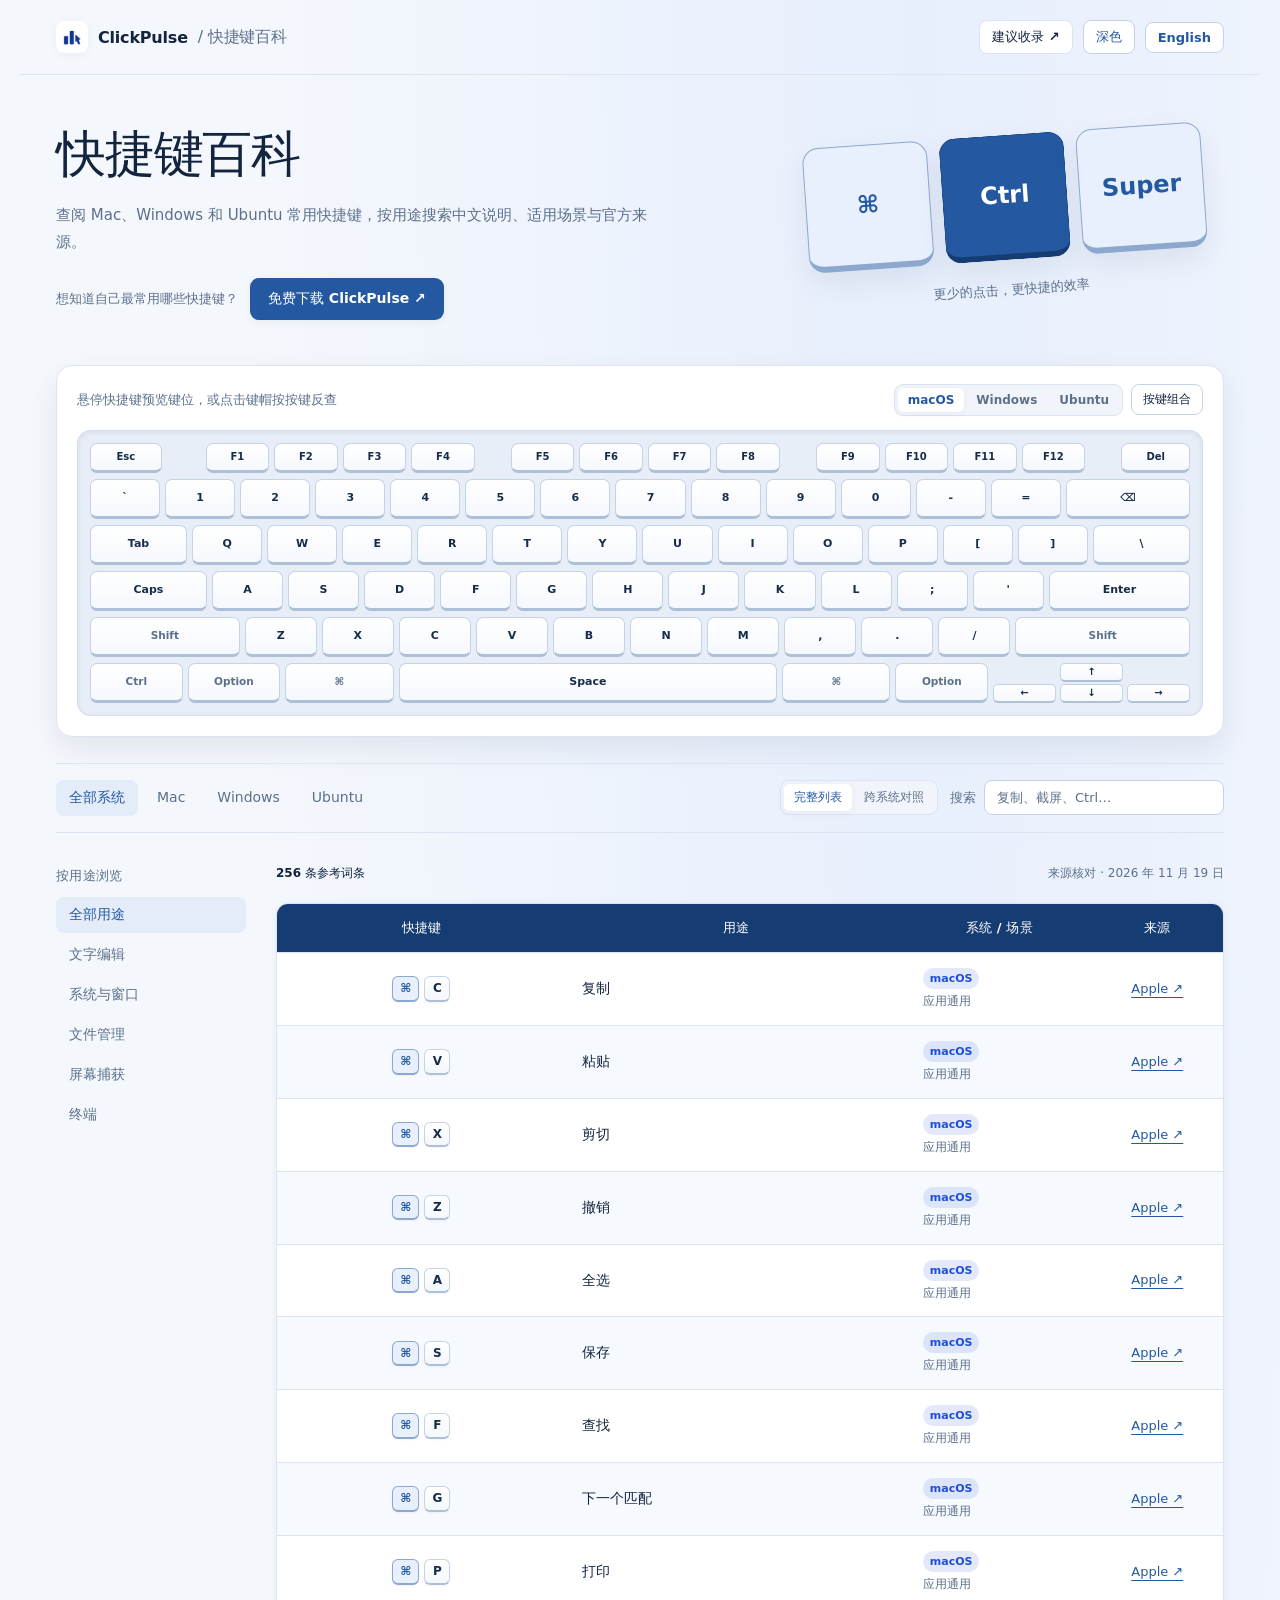
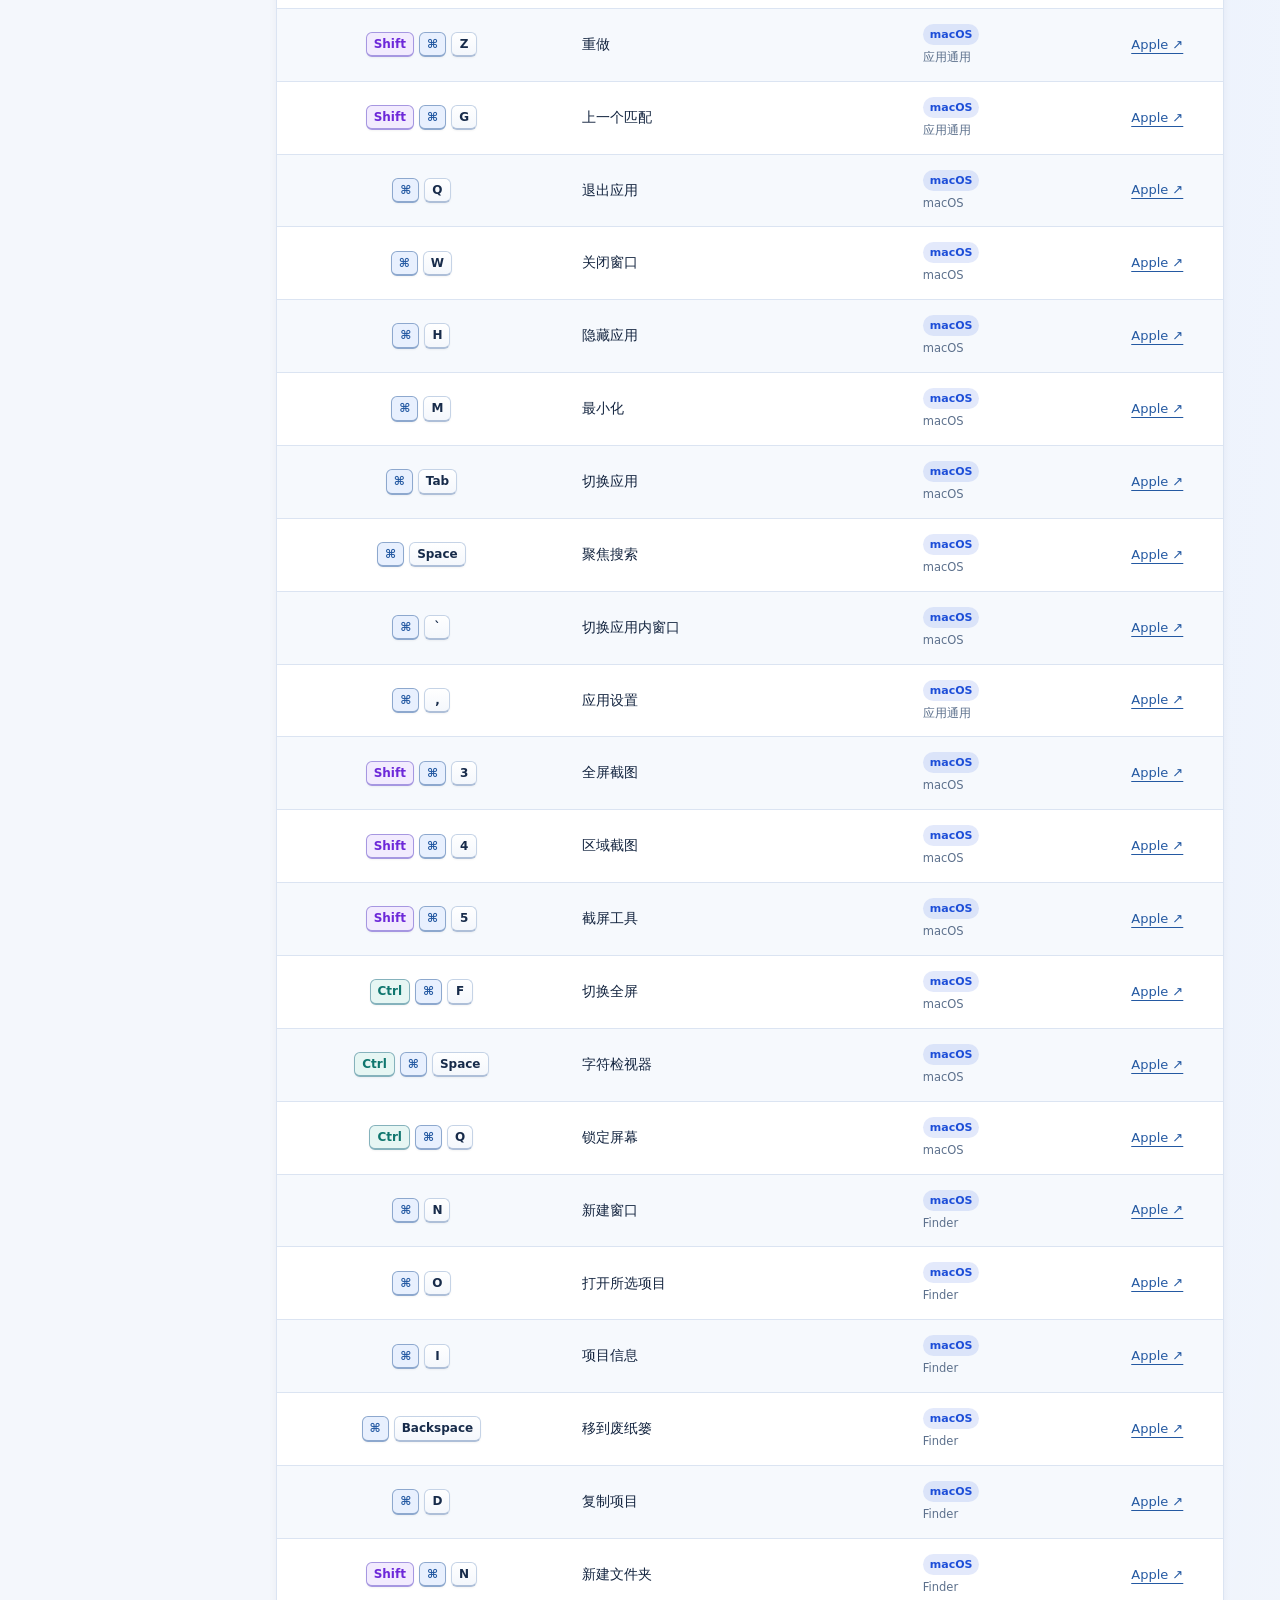
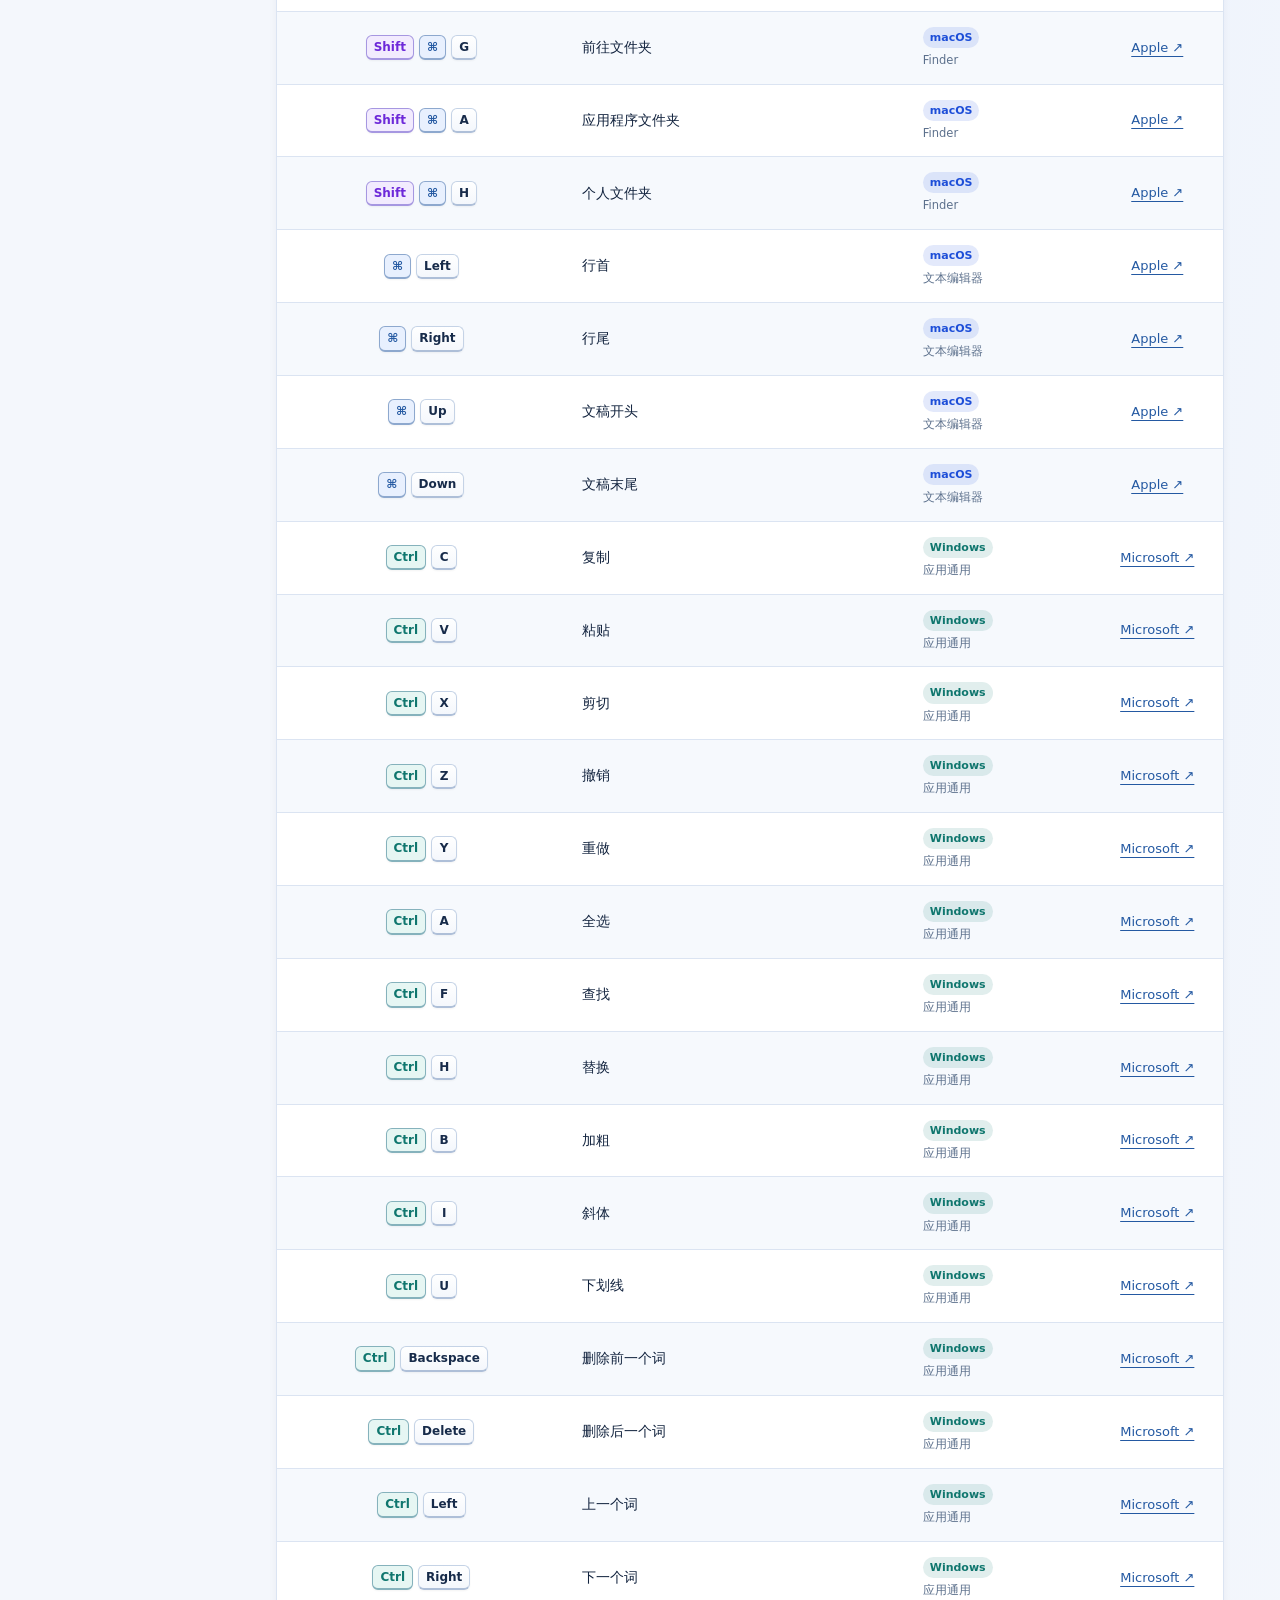
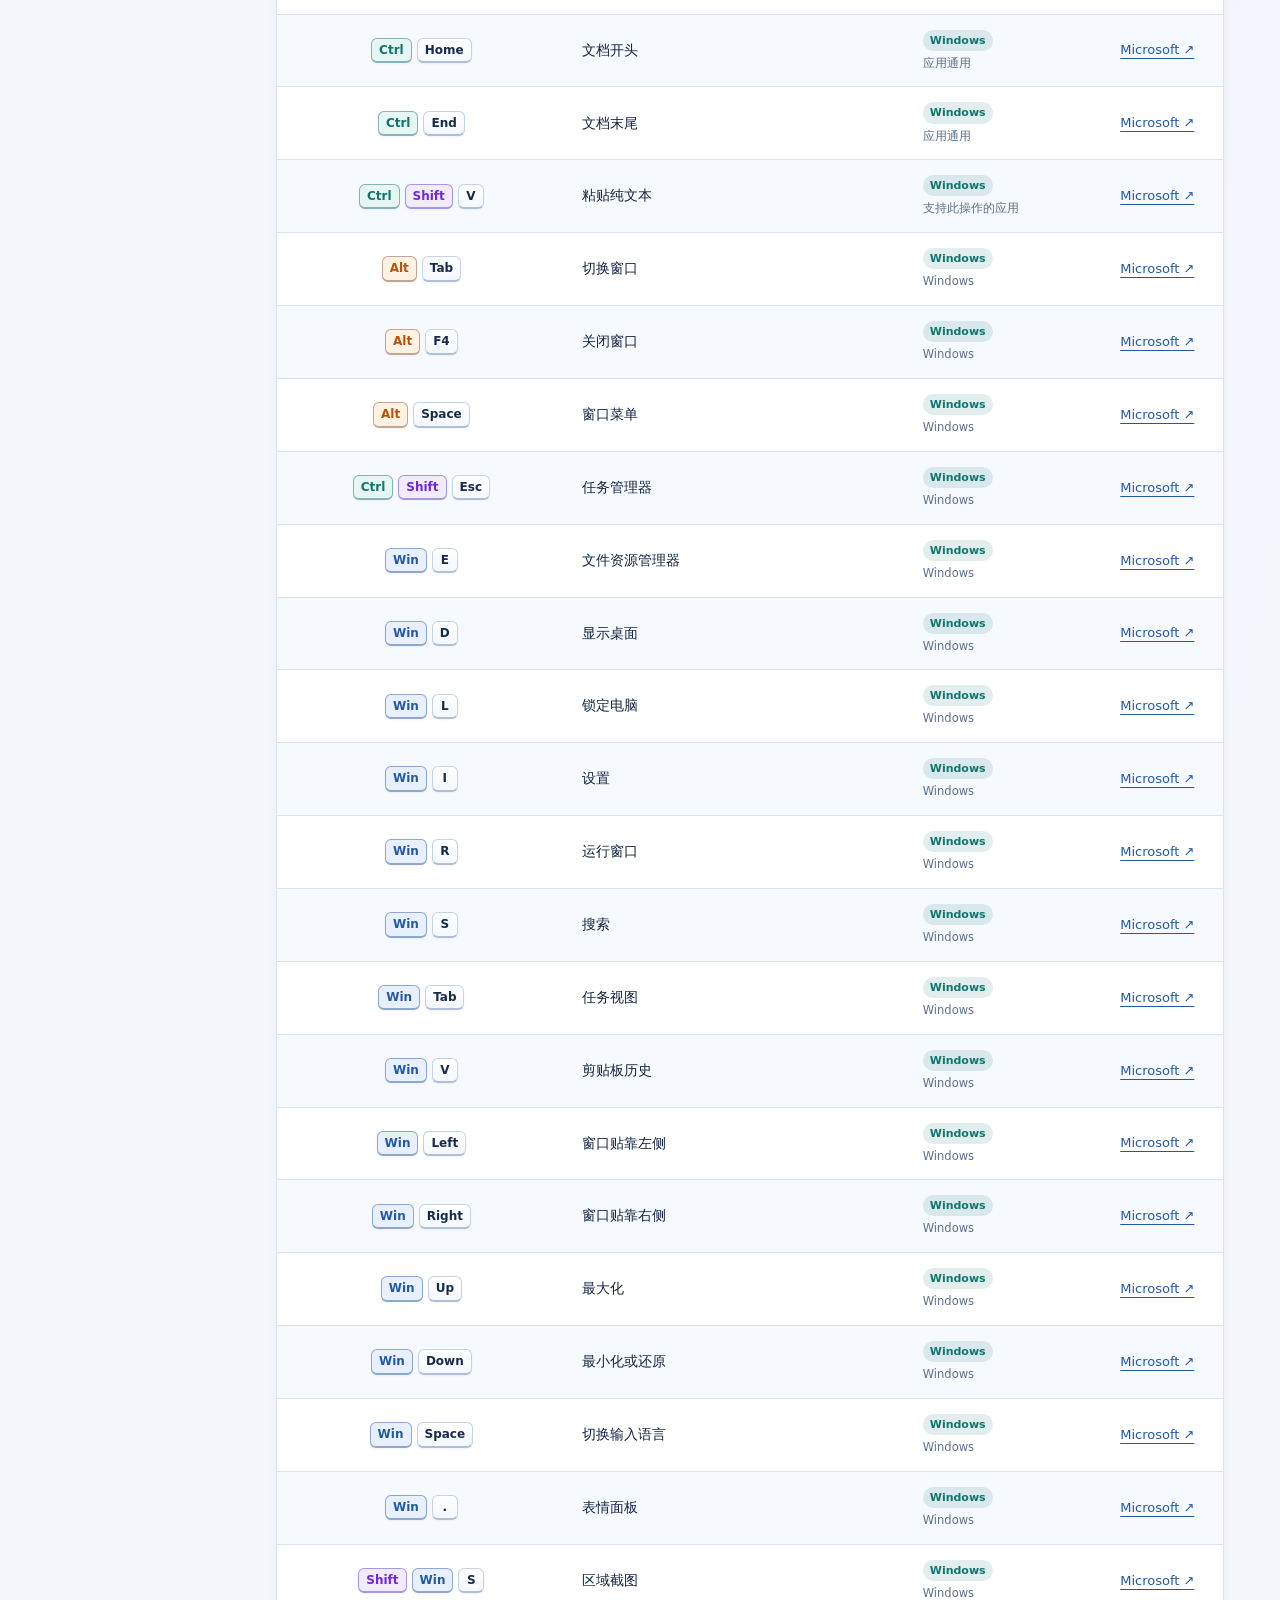
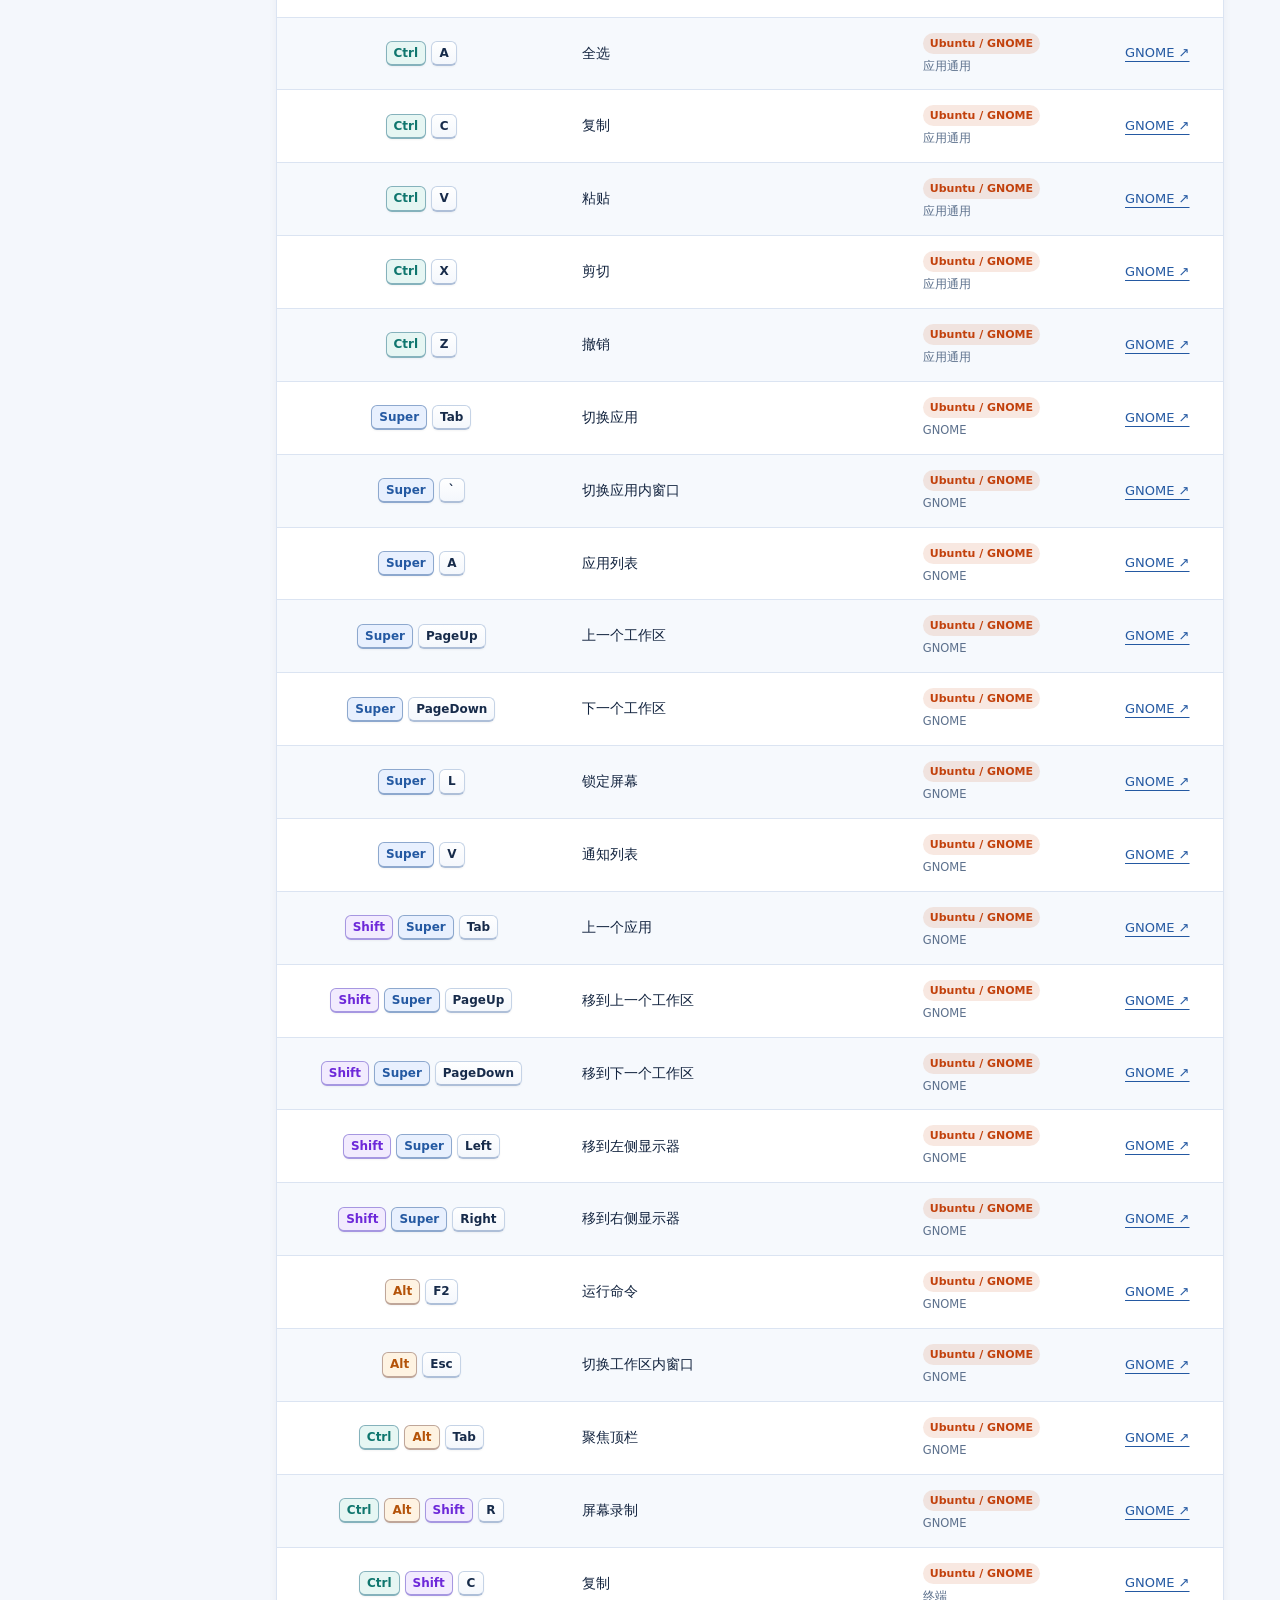
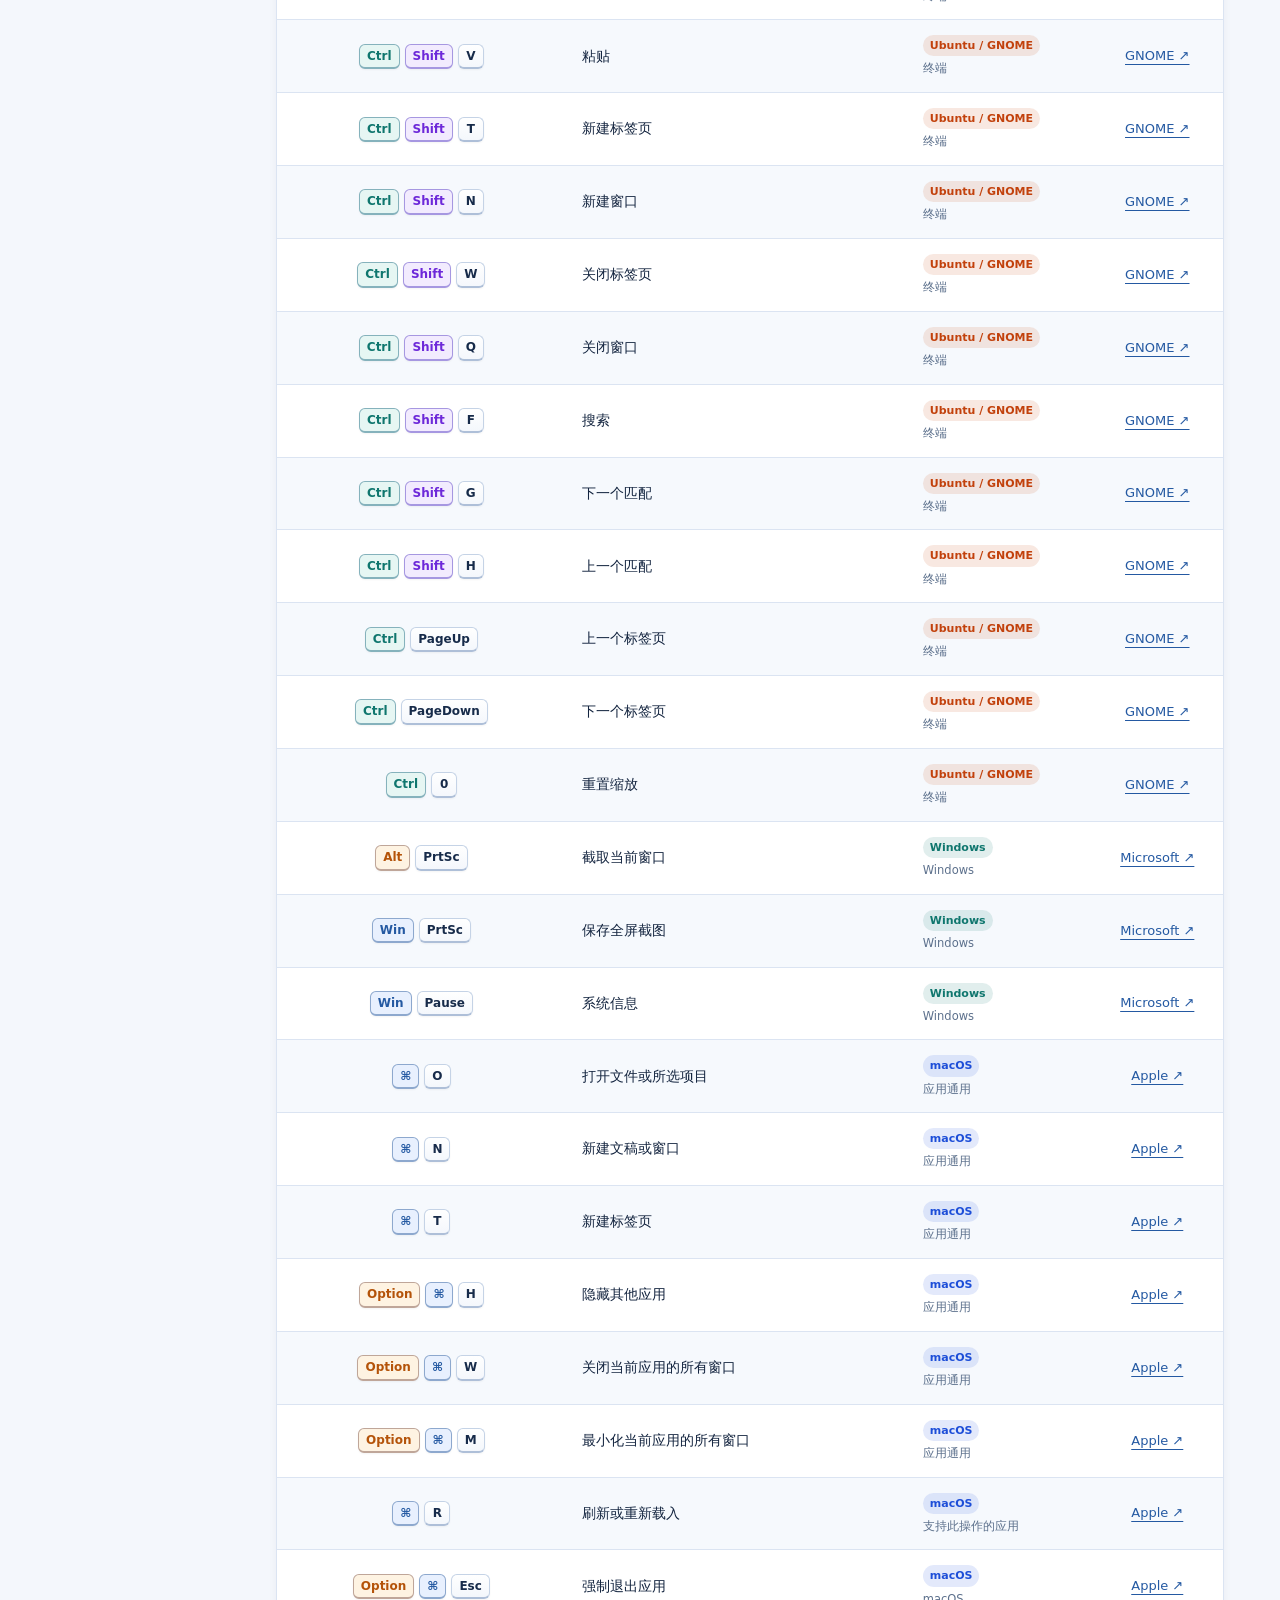
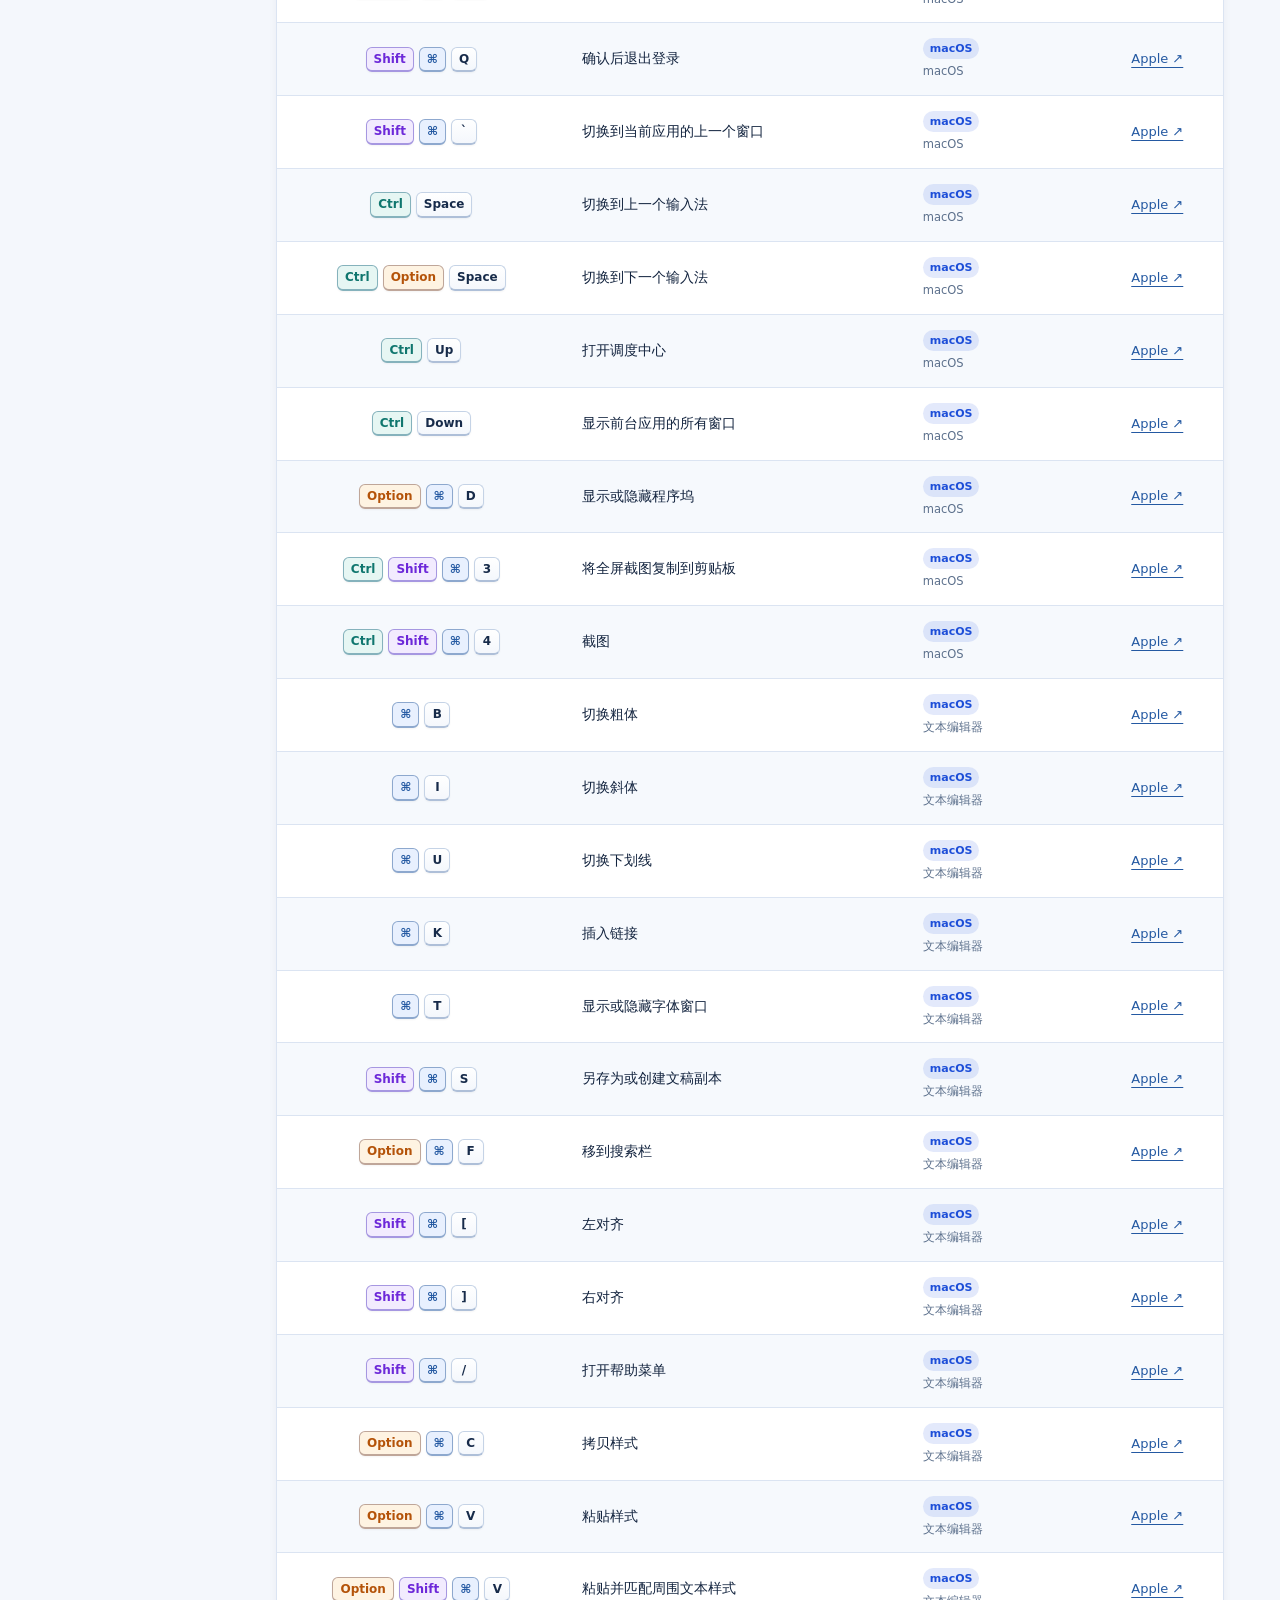
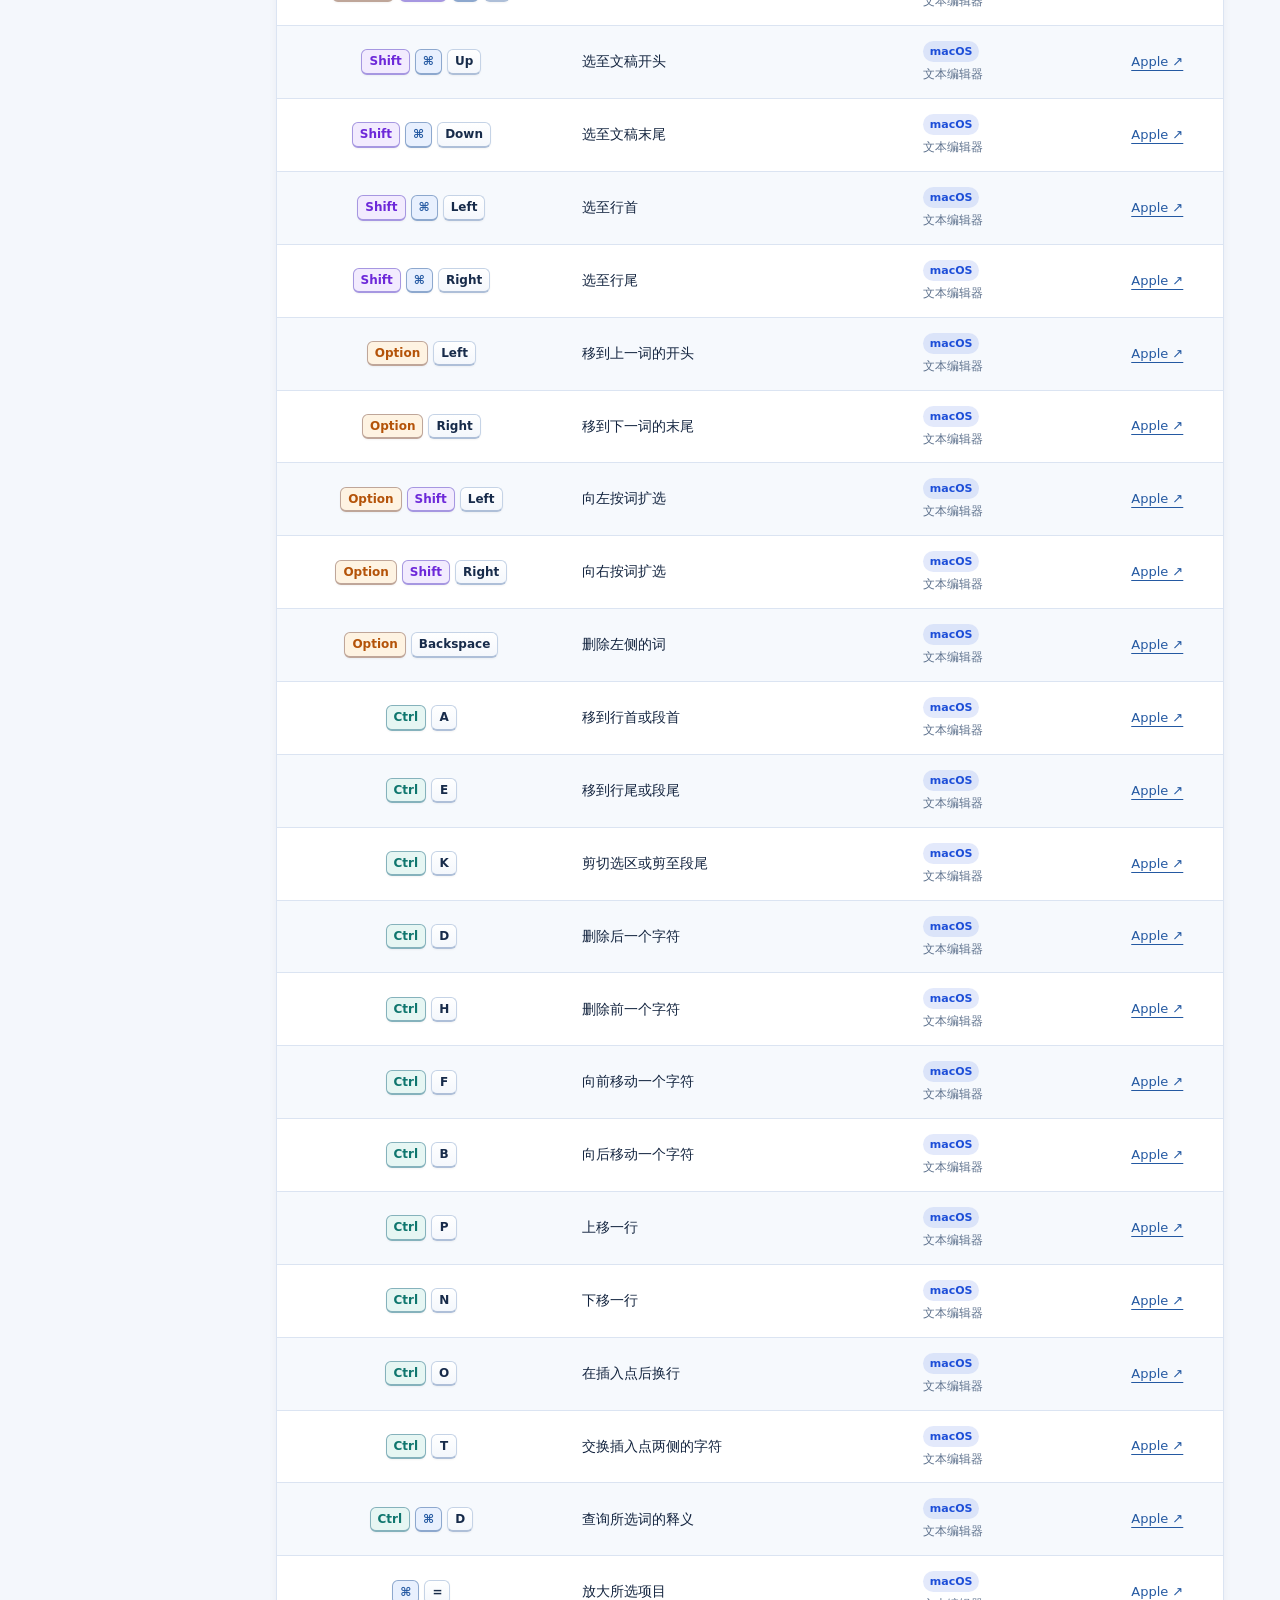
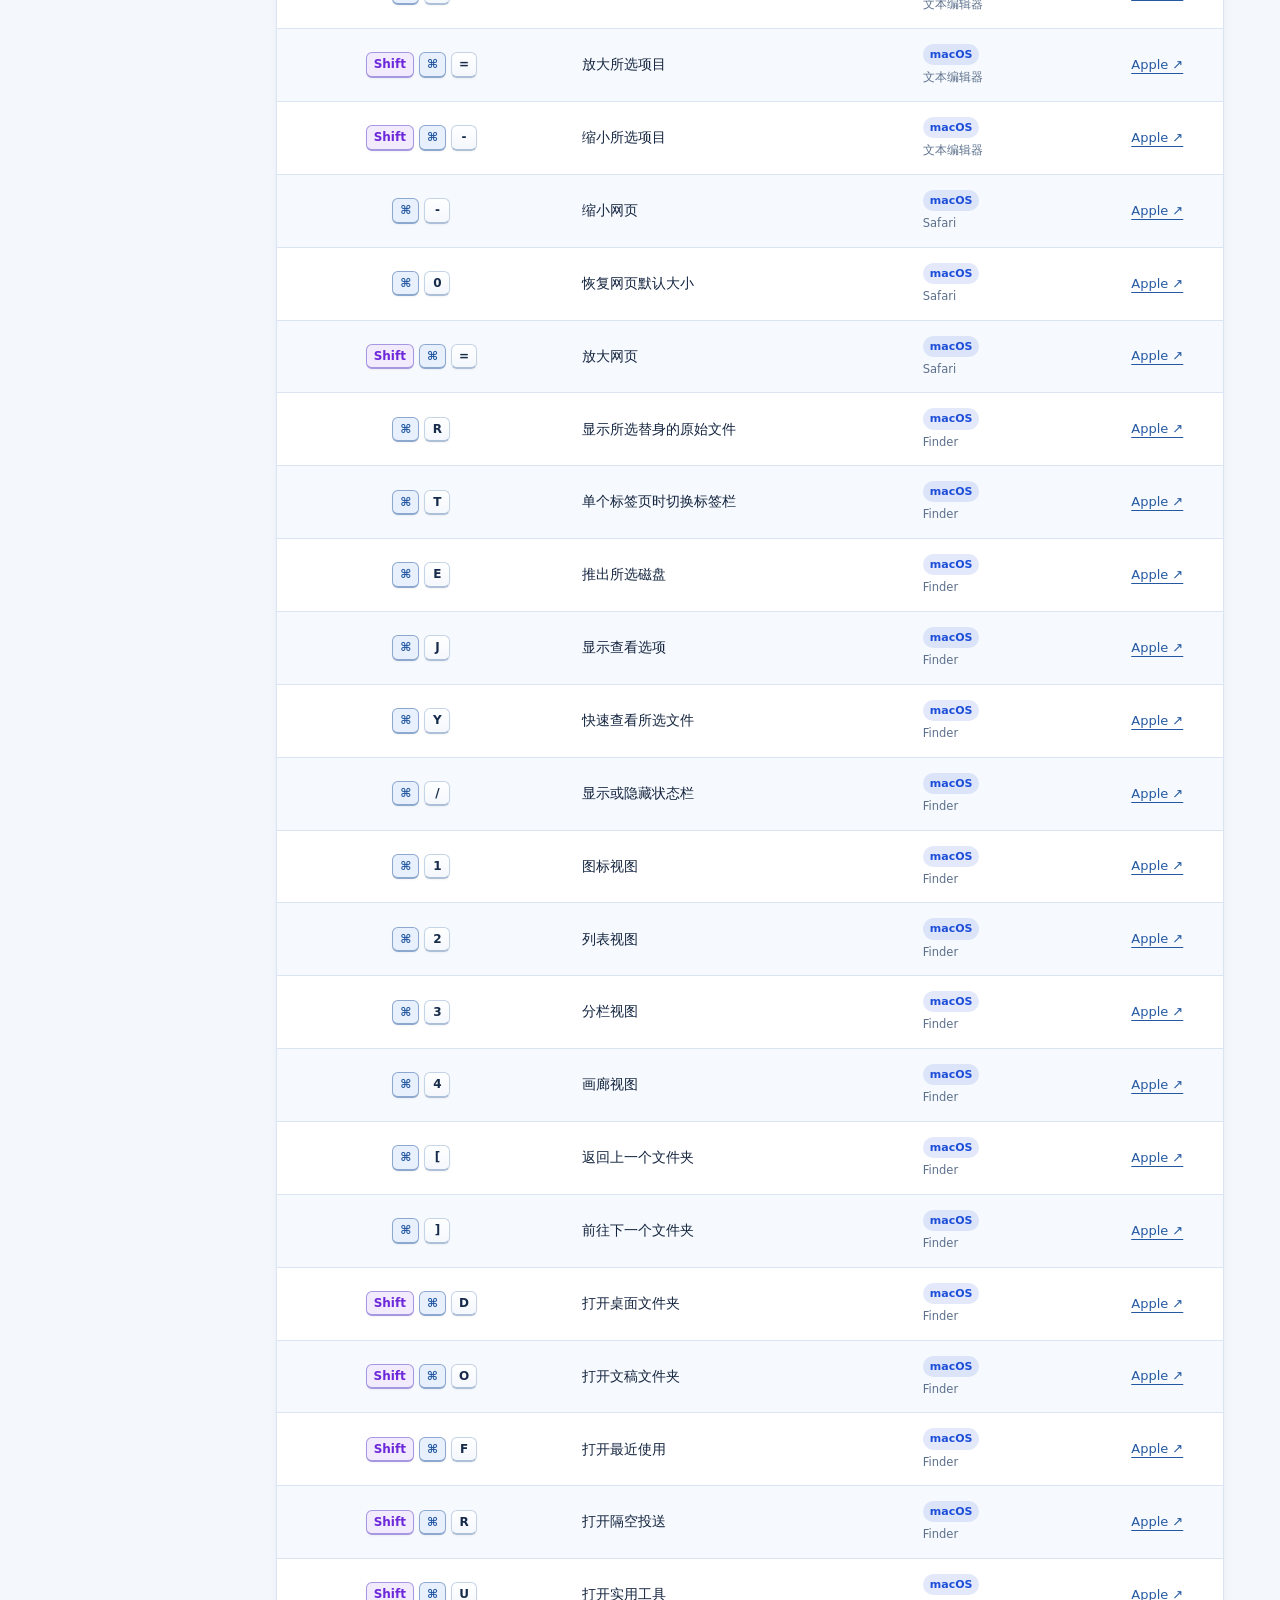
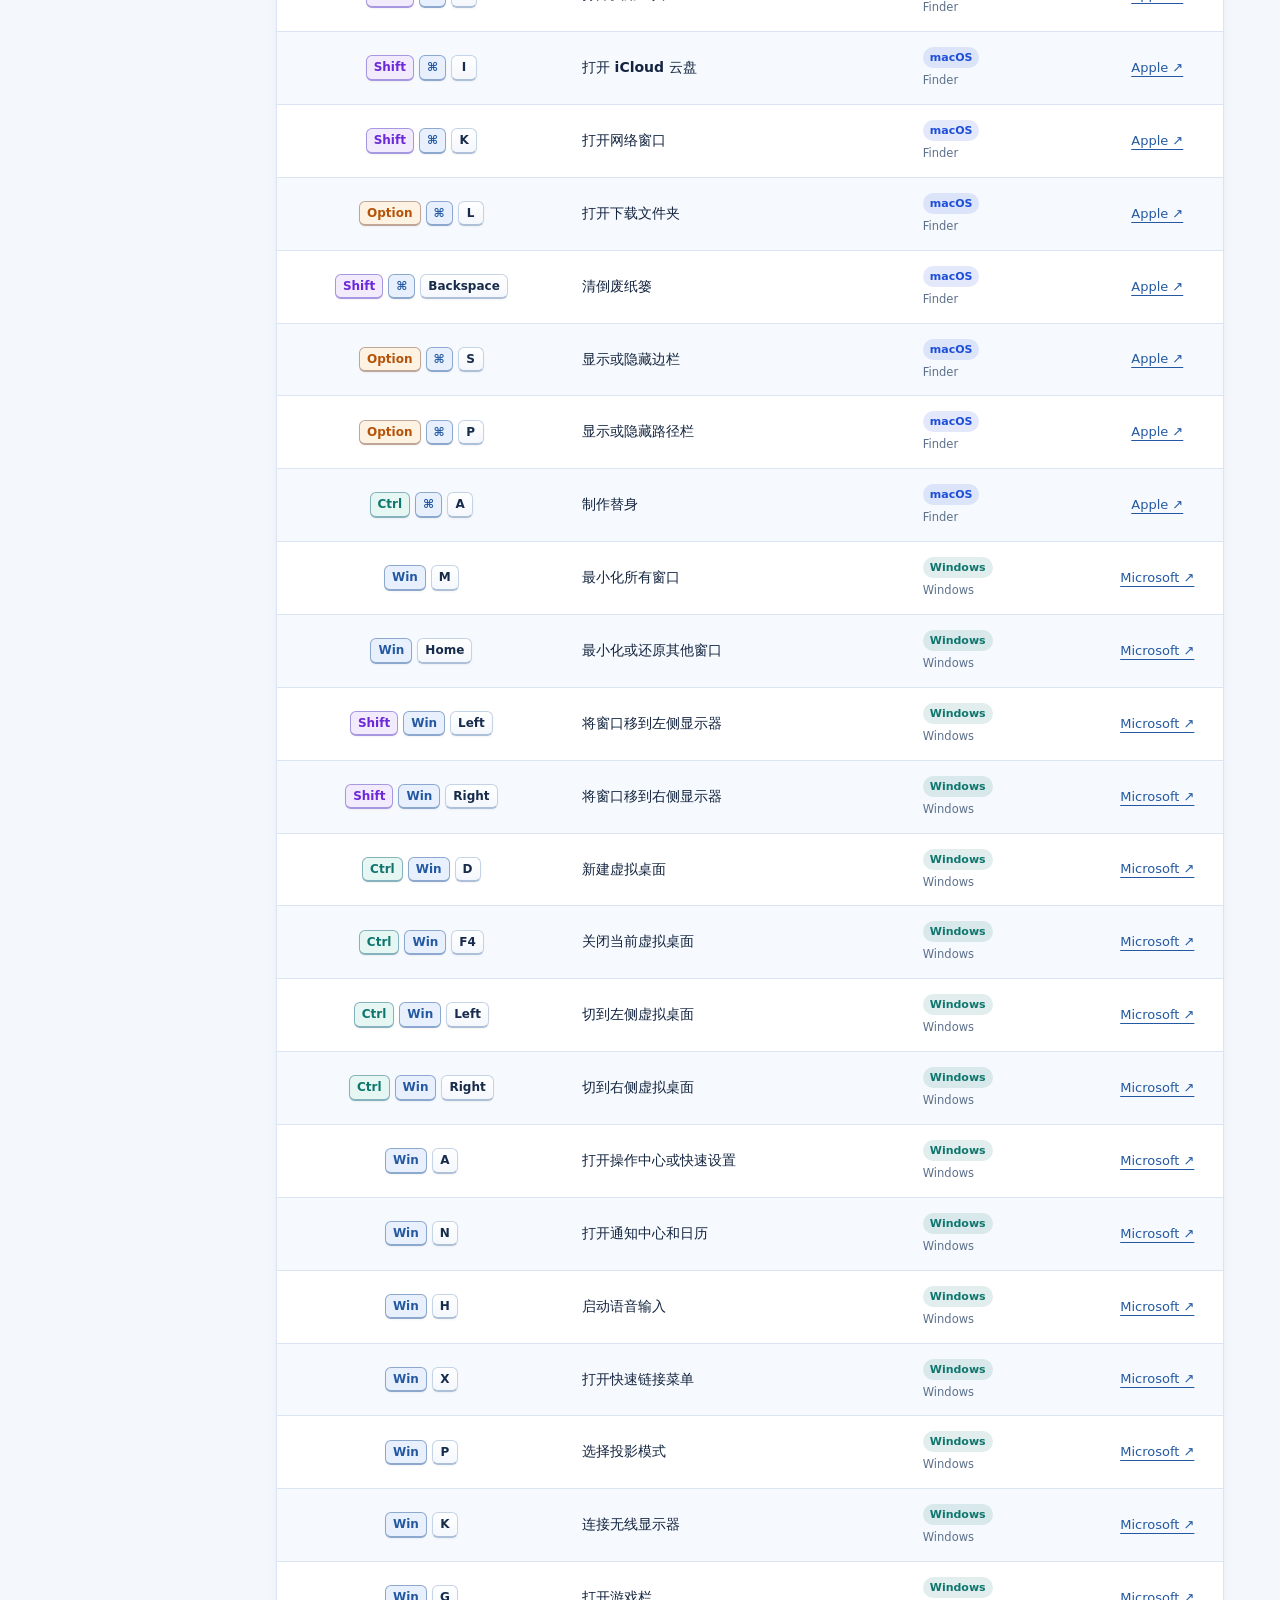
<file: docs/shortcuts/index.html>
<!doctype html>
<html lang="zh-CN"><head><meta charset="utf-8"><meta name="viewport" content="width=device-width,initial-scale=1">
<meta name="description" content="查阅 Mac、Windows 和 Ubuntu 常用快捷键，按用途搜索中文说明、适用场景与官方来源。"><link rel="canonical" href="https://endnone.github.io/ClickPulse/">
<meta http-equiv="Content-Security-Policy" content="default-src 'self'; script-src 'self'; style-src 'self'; img-src 'self'; connect-src 'none'; base-uri 'none'; form-action 'none'">
<title data-en="Shortcut Atlas · ClickPulse">快捷键大全（Mac、Windows、Ubuntu，附官方来源）· ClickPulse</title><link rel="stylesheet" href="style.css"><script defer src="../../ui/shortcuts-catalog.js"></script><script defer src="app.js"></script></head>
<body data-page-platform=""><header><a class="brand" href="./"><img class="brand-mark" src="../../assets/clickpulse-mark-blue-transparent-v1-128.png" alt="">ClickPulse <span data-en="/ Shortcut Atlas">/ 快捷键百科</span></a><div class="header-controls"><a class="suggest-link" href="https://github.com/endNone/ClickPulse/issues/new?template=shortcut-suggestion.yml" target="_blank" rel="noopener noreferrer"><span data-en="Suggest ↗">建议收录 ↗</span></a><button data-en="Dark" id="theme-toggle" type="button" data-js hidden>深色</button><button data-en="简体中文" id="language" type="button" data-js hidden>English</button></div></header>
<main><section class="intro"><div><h1 data-en="Shortcut Atlas">快捷键百科</h1><p data-en="Browse Mac, Windows and Ubuntu shortcuts by task, with descriptions, context and links to official sources." class="intro-description">查阅 Mac、Windows 和 Ubuntu 常用快捷键，按用途搜索中文说明、适用场景与官方来源。</p>
<div class="download-callout"><p data-en="Discover your most-used shortcuts.">想知道自己最常用哪些快捷键？</p><a data-en="Download ClickPulse ↗" class="download-button" href="https://github.com/endNone/ClickPulse/releases/latest">免费下载 ClickPulse ↗</a></div></div><div class="intro-keys" aria-hidden="true"><kbd class="mod-meta">⌘</kbd><kbd class="mod-ctrl">Ctrl</kbd><kbd class="mod-meta">Super</kbd><span data-en="Less reaching. More doing.">更少的点击，更快捷的效率</span></div></section>
<section class="keyboard-stage" id="keyboard-stage" aria-label="Interactive keyboard" data-js hidden><div class="kb-bar"><div class="kb-hud" id="kb-hud"><span data-en="Hover any shortcut to preview keys, or click keycaps to filter" class="kb-hint">悬停快捷键预览键位，或点击键帽按按键反查</span></div><div class="kb-actions"><div class="kb-os-switch" id="kb-os" role="group" aria-label="Keyboard layout"><button type="button" data-kb-os="macos" aria-pressed="true">macOS</button><button type="button" data-kb-os="windows" aria-pressed="false">Windows</button><button type="button" data-kb-os="linux" aria-pressed="false">Ubuntu</button></div><button data-en="Press keys" id="kb-capture" type="button" class="kb-capture" aria-pressed="false">按键组合</button><button data-en="Clear keys" id="kb-clear" type="button" class="kb-clear" hidden>清除按键</button></div></div><div class="kb-board" id="atlas-keyboard"></div></section>
<div class="filter-bar"><nav class="systems" aria-label="Operating system"><a data-en="All systems" href="./" aria-current="page">全部系统</a><a data-en="Mac" href="mac/">Mac</a><a data-en="Windows" href="windows/">Windows</a><a data-en="Ubuntu" href="ubuntu/">Ubuntu</a></nav><div class="filter-right"><div class="view-toggle" id="view-mode" role="group" aria-label="View mode" data-js hidden><button data-en="Table" type="button" data-view="table" aria-pressed="true">完整列表</button><button data-en="Compare OS" type="button" data-view="compare" aria-pressed="false">跨系统对照</button></div><label class="search" data-js hidden><span data-en="Search">搜索</span><input id="query" type="search" autocomplete="off" spellcheck="false" placeholder="复制、截屏、Ctrl…"></label></div></div>
<div class="directory"><aside><h2 data-en="Browse by purpose">按用途浏览</h2><div id="categories" data-js hidden><button data-en="All purposes" type="button" data-category="" aria-pressed="true">全部用途</button><button data-en="Editing" type="button" data-category="editing" aria-pressed="false">文字编辑</button><button data-en="System &amp; windows" type="button" data-category="system" aria-pressed="false">系统与窗口</button><button data-en="Files" type="button" data-category="files" aria-pressed="false">文件管理</button><button data-en="Screen capture" type="button" data-category="capture" aria-pressed="false">屏幕捕获</button><button data-en="Terminal" type="button" data-category="terminal" aria-pressed="false">终端</button></div></aside>
<section class="entry-section" aria-label="Shortcuts"><div class="results-heading"><p id="count" role="status" aria-live="polite">256 条参考词条</p><span data-en="Sources checked · November 19, 2026">来源核对 · 2026 年 11 月 19 日</span></div><div id="compare-view" class="compare-view" hidden></div><div class="table-scroll" id="table-view"><table id="entries"><thead><tr><th data-en="Shortcut" scope="col">快捷键</th><th data-en="Use" scope="col">用途</th><th data-en="System / Context" scope="col">系统 / 场景</th><th data-en="Source" scope="col">来源</th></tr></thead><tbody><tr id="macos-8-8-apps" data-entry-id="macos-8-8-apps" tabindex="0"><th scope="row"><span class="chord"><kbd class="mod-meta">⌘</kbd> <kbd>C</kbd></span></th><td><strong data-en="Copy">复制</strong></td><td><span class="entry-system system-macos">macOS</span><span data-en="Apps" class="scope">应用通用</span></td><td><a href="https://support.apple.com/en-us/102650" target="_blank" rel="noopener noreferrer">Apple ↗</a></td></tr>
<tr id="macos-8-9-apps" data-entry-id="macos-8-9-apps" tabindex="0"><th scope="row"><span class="chord"><kbd class="mod-meta">⌘</kbd> <kbd>V</kbd></span></th><td><strong data-en="Paste">粘贴</strong></td><td><span class="entry-system system-macos">macOS</span><span data-en="Apps" class="scope">应用通用</span></td><td><a href="https://support.apple.com/en-us/102650" target="_blank" rel="noopener noreferrer">Apple ↗</a></td></tr>
<tr id="macos-8-7-apps" data-entry-id="macos-8-7-apps" tabindex="0"><th scope="row"><span class="chord"><kbd class="mod-meta">⌘</kbd> <kbd>X</kbd></span></th><td><strong data-en="Cut">剪切</strong></td><td><span class="entry-system system-macos">macOS</span><span data-en="Apps" class="scope">应用通用</span></td><td><a href="https://support.apple.com/en-us/102650" target="_blank" rel="noopener noreferrer">Apple ↗</a></td></tr>
<tr id="macos-8-6-apps" data-entry-id="macos-8-6-apps" tabindex="0"><th scope="row"><span class="chord"><kbd class="mod-meta">⌘</kbd> <kbd>Z</kbd></span></th><td><strong data-en="Undo">撤销</strong></td><td><span class="entry-system system-macos">macOS</span><span data-en="Apps" class="scope">应用通用</span></td><td><a href="https://support.apple.com/en-us/102650" target="_blank" rel="noopener noreferrer">Apple ↗</a></td></tr>
<tr id="macos-8-0-apps" data-entry-id="macos-8-0-apps" tabindex="0"><th scope="row"><span class="chord"><kbd class="mod-meta">⌘</kbd> <kbd>A</kbd></span></th><td><strong data-en="Select all">全选</strong></td><td><span class="entry-system system-macos">macOS</span><span data-en="Apps" class="scope">应用通用</span></td><td><a href="https://support.apple.com/en-us/102650" target="_blank" rel="noopener noreferrer">Apple ↗</a></td></tr>
<tr id="macos-8-1-apps" data-entry-id="macos-8-1-apps" tabindex="0"><th scope="row"><span class="chord"><kbd class="mod-meta">⌘</kbd> <kbd>S</kbd></span></th><td><strong data-en="Save">保存</strong></td><td><span class="entry-system system-macos">macOS</span><span data-en="Apps" class="scope">应用通用</span></td><td><a href="https://support.apple.com/en-us/102650" target="_blank" rel="noopener noreferrer">Apple ↗</a></td></tr>
<tr id="macos-8-3-apps" data-entry-id="macos-8-3-apps" tabindex="0"><th scope="row"><span class="chord"><kbd class="mod-meta">⌘</kbd> <kbd>F</kbd></span></th><td><strong data-en="Find">查找</strong></td><td><span class="entry-system system-macos">macOS</span><span data-en="Apps" class="scope">应用通用</span></td><td><a href="https://support.apple.com/en-us/102650" target="_blank" rel="noopener noreferrer">Apple ↗</a></td></tr>
<tr id="macos-8-5-apps" data-entry-id="macos-8-5-apps" tabindex="0"><th scope="row"><span class="chord"><kbd class="mod-meta">⌘</kbd> <kbd>G</kbd></span></th><td><strong data-en="Next match">下一个匹配</strong></td><td><span class="entry-system system-macos">macOS</span><span data-en="Apps" class="scope">应用通用</span></td><td><a href="https://support.apple.com/en-us/102650" target="_blank" rel="noopener noreferrer">Apple ↗</a></td></tr>
<tr id="macos-8-35-apps" data-entry-id="macos-8-35-apps" tabindex="0"><th scope="row"><span class="chord"><kbd class="mod-meta">⌘</kbd> <kbd>P</kbd></span></th><td><strong data-en="Print">打印</strong></td><td><span class="entry-system system-macos">macOS</span><span data-en="Apps" class="scope">应用通用</span></td><td><a href="https://support.apple.com/en-us/102650" target="_blank" rel="noopener noreferrer">Apple ↗</a></td></tr>
<tr id="macos-12-6-apps" data-entry-id="macos-12-6-apps" tabindex="0"><th scope="row"><span class="chord"><kbd class="mod-shift">Shift</kbd> <kbd class="mod-meta">⌘</kbd> <kbd>Z</kbd></span></th><td><strong data-en="Redo">重做</strong></td><td><span class="entry-system system-macos">macOS</span><span data-en="Apps" class="scope">应用通用</span></td><td><a href="https://support.apple.com/en-us/102650" target="_blank" rel="noopener noreferrer">Apple ↗</a></td></tr>
<tr id="macos-12-5-apps" data-entry-id="macos-12-5-apps" tabindex="0"><th scope="row"><span class="chord"><kbd class="mod-shift">Shift</kbd> <kbd class="mod-meta">⌘</kbd> <kbd>G</kbd></span></th><td><strong data-en="Previous match">上一个匹配</strong></td><td><span class="entry-system system-macos">macOS</span><span data-en="Apps" class="scope">应用通用</span></td><td><a href="https://support.apple.com/en-us/102650" target="_blank" rel="noopener noreferrer">Apple ↗</a></td></tr>
<tr id="macos-8-12-macos" data-entry-id="macos-8-12-macos" tabindex="0"><th scope="row"><span class="chord"><kbd class="mod-meta">⌘</kbd> <kbd>Q</kbd></span></th><td><strong data-en="Quit app">退出应用</strong></td><td><span class="entry-system system-macos">macOS</span><span data-en="macOS" class="scope">macOS</span></td><td><a href="https://support.apple.com/en-us/102650" target="_blank" rel="noopener noreferrer">Apple ↗</a></td></tr>
<tr id="macos-8-13-macos" data-entry-id="macos-8-13-macos" tabindex="0"><th scope="row"><span class="chord"><kbd class="mod-meta">⌘</kbd> <kbd>W</kbd></span></th><td><strong data-en="Close window">关闭窗口</strong></td><td><span class="entry-system system-macos">macOS</span><span data-en="macOS" class="scope">macOS</span></td><td><a href="https://support.apple.com/en-us/102650" target="_blank" rel="noopener noreferrer">Apple ↗</a></td></tr>
<tr id="macos-8-4-macos" data-entry-id="macos-8-4-macos" tabindex="0"><th scope="row"><span class="chord"><kbd class="mod-meta">⌘</kbd> <kbd>H</kbd></span></th><td><strong data-en="Hide app">隐藏应用</strong></td><td><span class="entry-system system-macos">macOS</span><span data-en="macOS" class="scope">macOS</span></td><td><a href="https://support.apple.com/en-us/102650" target="_blank" rel="noopener noreferrer">Apple ↗</a></td></tr>
<tr id="macos-8-46-macos" data-entry-id="macos-8-46-macos" tabindex="0"><th scope="row"><span class="chord"><kbd class="mod-meta">⌘</kbd> <kbd>M</kbd></span></th><td><strong data-en="Minimize">最小化</strong></td><td><span class="entry-system system-macos">macOS</span><span data-en="macOS" class="scope">macOS</span></td><td><a href="https://support.apple.com/en-us/102650" target="_blank" rel="noopener noreferrer">Apple ↗</a></td></tr>
<tr id="macos-8-48-macos" data-entry-id="macos-8-48-macos" tabindex="0"><th scope="row"><span class="chord"><kbd class="mod-meta">⌘</kbd> <kbd>Tab</kbd></span></th><td><strong data-en="Switch app">切换应用</strong></td><td><span class="entry-system system-macos">macOS</span><span data-en="macOS" class="scope">macOS</span></td><td><a href="https://support.apple.com/en-us/102650" target="_blank" rel="noopener noreferrer">Apple ↗</a></td></tr>
<tr id="macos-8-49-macos" data-entry-id="macos-8-49-macos" tabindex="0"><th scope="row"><span class="chord"><kbd class="mod-meta">⌘</kbd> <kbd>Space</kbd></span></th><td><strong data-en="Spotlight">聚焦搜索</strong></td><td><span class="entry-system system-macos">macOS</span><span data-en="macOS" class="scope">macOS</span></td><td><a href="https://support.apple.com/en-us/102650" target="_blank" rel="noopener noreferrer">Apple ↗</a></td></tr>
<tr id="macos-8-50-macos" data-entry-id="macos-8-50-macos" tabindex="0"><th scope="row"><span class="chord"><kbd class="mod-meta">⌘</kbd> <kbd>`</kbd></span></th><td><strong data-en="Switch app window">切换应用内窗口</strong></td><td><span class="entry-system system-macos">macOS</span><span data-en="macOS" class="scope">macOS</span></td><td><a href="https://support.apple.com/en-us/102650" target="_blank" rel="noopener noreferrer">Apple ↗</a></td></tr>
<tr id="macos-8-43-apps" data-entry-id="macos-8-43-apps" tabindex="0"><th scope="row"><span class="chord"><kbd class="mod-meta">⌘</kbd> <kbd>,</kbd></span></th><td><strong data-en="App settings">应用设置</strong></td><td><span class="entry-system system-macos">macOS</span><span data-en="Apps" class="scope">应用通用</span></td><td><a href="https://support.apple.com/en-us/102650" target="_blank" rel="noopener noreferrer">Apple ↗</a></td></tr>
<tr id="macos-12-20-macos" data-entry-id="macos-12-20-macos" tabindex="0"><th scope="row"><span class="chord"><kbd class="mod-shift">Shift</kbd> <kbd class="mod-meta">⌘</kbd> <kbd>3</kbd></span></th><td><strong data-en="Screen capture">全屏截图</strong></td><td><span class="entry-system system-macos">macOS</span><span data-en="macOS" class="scope">macOS</span></td><td><a href="https://support.apple.com/en-us/102650" target="_blank" rel="noopener noreferrer">Apple ↗</a></td></tr>
<tr id="macos-12-21-macos" data-entry-id="macos-12-21-macos" tabindex="0"><th scope="row"><span class="chord"><kbd class="mod-shift">Shift</kbd> <kbd class="mod-meta">⌘</kbd> <kbd>4</kbd></span></th><td><strong data-en="Area capture">区域截图</strong></td><td><span class="entry-system system-macos">macOS</span><span data-en="macOS" class="scope">macOS</span></td><td><a href="https://support.apple.com/en-us/102650" target="_blank" rel="noopener noreferrer">Apple ↗</a></td></tr>
<tr id="macos-12-23-macos" data-entry-id="macos-12-23-macos" tabindex="0"><th scope="row"><span class="chord"><kbd class="mod-shift">Shift</kbd> <kbd class="mod-meta">⌘</kbd> <kbd>5</kbd></span></th><td><strong data-en="Capture controls">截屏工具</strong></td><td><span class="entry-system system-macos">macOS</span><span data-en="macOS" class="scope">macOS</span></td><td><a href="https://support.apple.com/en-us/102650" target="_blank" rel="noopener noreferrer">Apple ↗</a></td></tr>
<tr id="macos-9-3-macos" data-entry-id="macos-9-3-macos" tabindex="0"><th scope="row"><span class="chord"><kbd class="mod-ctrl">Ctrl</kbd> <kbd class="mod-meta">⌘</kbd> <kbd>F</kbd></span></th><td><strong data-en="Toggle fullscreen">切换全屏</strong></td><td><span class="entry-system system-macos">macOS</span><span data-en="macOS" class="scope">macOS</span></td><td><a href="https://support.apple.com/en-us/102650" target="_blank" rel="noopener noreferrer">Apple ↗</a></td></tr>
<tr id="macos-9-49-macos" data-entry-id="macos-9-49-macos" tabindex="0"><th scope="row"><span class="chord"><kbd class="mod-ctrl">Ctrl</kbd> <kbd class="mod-meta">⌘</kbd> <kbd>Space</kbd></span></th><td><strong data-en="Character viewer">字符检视器</strong></td><td><span class="entry-system system-macos">macOS</span><span data-en="macOS" class="scope">macOS</span></td><td><a href="https://support.apple.com/en-us/102650" target="_blank" rel="noopener noreferrer">Apple ↗</a></td></tr>
<tr id="macos-9-12-macos" data-entry-id="macos-9-12-macos" tabindex="0"><th scope="row"><span class="chord"><kbd class="mod-ctrl">Ctrl</kbd> <kbd class="mod-meta">⌘</kbd> <kbd>Q</kbd></span></th><td><strong data-en="Lock screen">锁定屏幕</strong></td><td><span class="entry-system system-macos">macOS</span><span data-en="macOS" class="scope">macOS</span></td><td><a href="https://support.apple.com/en-us/102650" target="_blank" rel="noopener noreferrer">Apple ↗</a></td></tr>
<tr id="macos-8-45-finder" data-entry-id="macos-8-45-finder" tabindex="0"><th scope="row"><span class="chord"><kbd class="mod-meta">⌘</kbd> <kbd>N</kbd></span></th><td><strong data-en="New window">新建窗口</strong></td><td><span class="entry-system system-macos">macOS</span><span data-en="Finder" class="scope">Finder</span></td><td><a href="https://support.apple.com/en-us/102650" target="_blank" rel="noopener noreferrer">Apple ↗</a></td></tr>
<tr id="macos-8-31-finder" data-entry-id="macos-8-31-finder" tabindex="0"><th scope="row"><span class="chord"><kbd class="mod-meta">⌘</kbd> <kbd>O</kbd></span></th><td><strong data-en="Open selection">打开所选项目</strong></td><td><span class="entry-system system-macos">macOS</span><span data-en="Finder" class="scope">Finder</span></td><td><a href="https://support.apple.com/en-us/102650" target="_blank" rel="noopener noreferrer">Apple ↗</a></td></tr>
<tr id="macos-8-34-finder" data-entry-id="macos-8-34-finder" tabindex="0"><th scope="row"><span class="chord"><kbd class="mod-meta">⌘</kbd> <kbd>I</kbd></span></th><td><strong data-en="Item information">项目信息</strong></td><td><span class="entry-system system-macos">macOS</span><span data-en="Finder" class="scope">Finder</span></td><td><a href="https://support.apple.com/en-us/102650" target="_blank" rel="noopener noreferrer">Apple ↗</a></td></tr>
<tr id="macos-8-51-finder" data-entry-id="macos-8-51-finder" tabindex="0"><th scope="row"><span class="chord"><kbd class="mod-meta">⌘</kbd> <kbd>Backspace</kbd></span></th><td><strong data-en="Move to Trash">移到废纸篓</strong></td><td><span class="entry-system system-macos">macOS</span><span data-en="Finder" class="scope">Finder</span></td><td><a href="https://support.apple.com/en-us/102650" target="_blank" rel="noopener noreferrer">Apple ↗</a></td></tr>
<tr id="macos-8-2-finder" data-entry-id="macos-8-2-finder" tabindex="0"><th scope="row"><span class="chord"><kbd class="mod-meta">⌘</kbd> <kbd>D</kbd></span></th><td><strong data-en="Duplicate item">复制项目</strong></td><td><span class="entry-system system-macos">macOS</span><span data-en="Finder" class="scope">Finder</span></td><td><a href="https://support.apple.com/en-us/102650" target="_blank" rel="noopener noreferrer">Apple ↗</a></td></tr>
<tr id="macos-12-45-finder" data-entry-id="macos-12-45-finder" tabindex="0"><th scope="row"><span class="chord"><kbd class="mod-shift">Shift</kbd> <kbd class="mod-meta">⌘</kbd> <kbd>N</kbd></span></th><td><strong data-en="New folder">新建文件夹</strong></td><td><span class="entry-system system-macos">macOS</span><span data-en="Finder" class="scope">Finder</span></td><td><a href="https://support.apple.com/en-us/102650" target="_blank" rel="noopener noreferrer">Apple ↗</a></td></tr>
<tr id="macos-12-5-finder" data-entry-id="macos-12-5-finder" tabindex="0"><th scope="row"><span class="chord"><kbd class="mod-shift">Shift</kbd> <kbd class="mod-meta">⌘</kbd> <kbd>G</kbd></span></th><td><strong data-en="Go to folder">前往文件夹</strong></td><td><span class="entry-system system-macos">macOS</span><span data-en="Finder" class="scope">Finder</span></td><td><a href="https://support.apple.com/en-us/102650" target="_blank" rel="noopener noreferrer">Apple ↗</a></td></tr>
<tr id="macos-12-0-finder" data-entry-id="macos-12-0-finder" tabindex="0"><th scope="row"><span class="chord"><kbd class="mod-shift">Shift</kbd> <kbd class="mod-meta">⌘</kbd> <kbd>A</kbd></span></th><td><strong data-en="Applications folder">应用程序文件夹</strong></td><td><span class="entry-system system-macos">macOS</span><span data-en="Finder" class="scope">Finder</span></td><td><a href="https://support.apple.com/en-us/102650" target="_blank" rel="noopener noreferrer">Apple ↗</a></td></tr>
<tr id="macos-12-4-finder" data-entry-id="macos-12-4-finder" tabindex="0"><th scope="row"><span class="chord"><kbd class="mod-shift">Shift</kbd> <kbd class="mod-meta">⌘</kbd> <kbd>H</kbd></span></th><td><strong data-en="Home folder">个人文件夹</strong></td><td><span class="entry-system system-macos">macOS</span><span data-en="Finder" class="scope">Finder</span></td><td><a href="https://support.apple.com/en-us/102650" target="_blank" rel="noopener noreferrer">Apple ↗</a></td></tr>
<tr id="macos-8-123-text-editors" data-entry-id="macos-8-123-text-editors" tabindex="0"><th scope="row"><span class="chord"><kbd class="mod-meta">⌘</kbd> <kbd>Left</kbd></span></th><td><strong data-en="Line start">行首</strong></td><td><span class="entry-system system-macos">macOS</span><span data-en="Text editors" class="scope">文本编辑器</span></td><td><a href="https://support.apple.com/en-us/102650" target="_blank" rel="noopener noreferrer">Apple ↗</a></td></tr>
<tr id="macos-8-124-text-editors" data-entry-id="macos-8-124-text-editors" tabindex="0"><th scope="row"><span class="chord"><kbd class="mod-meta">⌘</kbd> <kbd>Right</kbd></span></th><td><strong data-en="Line end">行尾</strong></td><td><span class="entry-system system-macos">macOS</span><span data-en="Text editors" class="scope">文本编辑器</span></td><td><a href="https://support.apple.com/en-us/102650" target="_blank" rel="noopener noreferrer">Apple ↗</a></td></tr>
<tr id="macos-8-126-text-editors" data-entry-id="macos-8-126-text-editors" tabindex="0"><th scope="row"><span class="chord"><kbd class="mod-meta">⌘</kbd> <kbd>Up</kbd></span></th><td><strong data-en="Document start">文稿开头</strong></td><td><span class="entry-system system-macos">macOS</span><span data-en="Text editors" class="scope">文本编辑器</span></td><td><a href="https://support.apple.com/en-us/102650" target="_blank" rel="noopener noreferrer">Apple ↗</a></td></tr>
<tr id="macos-8-125-text-editors" data-entry-id="macos-8-125-text-editors" tabindex="0"><th scope="row"><span class="chord"><kbd class="mod-meta">⌘</kbd> <kbd>Down</kbd></span></th><td><strong data-en="Document end">文稿末尾</strong></td><td><span class="entry-system system-macos">macOS</span><span data-en="Text editors" class="scope">文本编辑器</span></td><td><a href="https://support.apple.com/en-us/102650" target="_blank" rel="noopener noreferrer">Apple ↗</a></td></tr>
<tr id="windows-1-8-apps" data-entry-id="windows-1-8-apps" tabindex="0"><th scope="row"><span class="chord"><kbd class="mod-ctrl">Ctrl</kbd> <kbd>C</kbd></span></th><td><strong data-en="Copy">复制</strong></td><td><span class="entry-system system-windows">Windows</span><span data-en="Apps" class="scope">应用通用</span></td><td><a href="https://support.microsoft.com/en-us/accessibility/windows/keyboard-shortcuts-in-windows" target="_blank" rel="noopener noreferrer">Microsoft ↗</a></td></tr>
<tr id="windows-1-9-apps" data-entry-id="windows-1-9-apps" tabindex="0"><th scope="row"><span class="chord"><kbd class="mod-ctrl">Ctrl</kbd> <kbd>V</kbd></span></th><td><strong data-en="Paste">粘贴</strong></td><td><span class="entry-system system-windows">Windows</span><span data-en="Apps" class="scope">应用通用</span></td><td><a href="https://support.microsoft.com/en-us/accessibility/windows/keyboard-shortcuts-in-windows" target="_blank" rel="noopener noreferrer">Microsoft ↗</a></td></tr>
<tr id="windows-1-7-apps" data-entry-id="windows-1-7-apps" tabindex="0"><th scope="row"><span class="chord"><kbd class="mod-ctrl">Ctrl</kbd> <kbd>X</kbd></span></th><td><strong data-en="Cut">剪切</strong></td><td><span class="entry-system system-windows">Windows</span><span data-en="Apps" class="scope">应用通用</span></td><td><a href="https://support.microsoft.com/en-us/accessibility/windows/keyboard-shortcuts-in-windows" target="_blank" rel="noopener noreferrer">Microsoft ↗</a></td></tr>
<tr id="windows-1-6-apps" data-entry-id="windows-1-6-apps" tabindex="0"><th scope="row"><span class="chord"><kbd class="mod-ctrl">Ctrl</kbd> <kbd>Z</kbd></span></th><td><strong data-en="Undo">撤销</strong></td><td><span class="entry-system system-windows">Windows</span><span data-en="Apps" class="scope">应用通用</span></td><td><a href="https://support.microsoft.com/en-us/accessibility/windows/keyboard-shortcuts-in-windows" target="_blank" rel="noopener noreferrer">Microsoft ↗</a></td></tr>
<tr id="windows-1-16-apps" data-entry-id="windows-1-16-apps" tabindex="0"><th scope="row"><span class="chord"><kbd class="mod-ctrl">Ctrl</kbd> <kbd>Y</kbd></span></th><td><strong data-en="Redo">重做</strong></td><td><span class="entry-system system-windows">Windows</span><span data-en="Apps" class="scope">应用通用</span></td><td><a href="https://support.microsoft.com/en-us/accessibility/windows/keyboard-shortcuts-in-windows" target="_blank" rel="noopener noreferrer">Microsoft ↗</a></td></tr>
<tr id="windows-1-0-apps" data-entry-id="windows-1-0-apps" tabindex="0"><th scope="row"><span class="chord"><kbd class="mod-ctrl">Ctrl</kbd> <kbd>A</kbd></span></th><td><strong data-en="Select all">全选</strong></td><td><span class="entry-system system-windows">Windows</span><span data-en="Apps" class="scope">应用通用</span></td><td><a href="https://support.microsoft.com/en-us/accessibility/windows/keyboard-shortcuts-in-windows" target="_blank" rel="noopener noreferrer">Microsoft ↗</a></td></tr>
<tr id="windows-1-3-apps" data-entry-id="windows-1-3-apps" tabindex="0"><th scope="row"><span class="chord"><kbd class="mod-ctrl">Ctrl</kbd> <kbd>F</kbd></span></th><td><strong data-en="Find">查找</strong></td><td><span class="entry-system system-windows">Windows</span><span data-en="Apps" class="scope">应用通用</span></td><td><a href="https://support.microsoft.com/en-us/accessibility/windows/keyboard-shortcuts-in-windows" target="_blank" rel="noopener noreferrer">Microsoft ↗</a></td></tr>
<tr id="windows-1-4-apps" data-entry-id="windows-1-4-apps" tabindex="0"><th scope="row"><span class="chord"><kbd class="mod-ctrl">Ctrl</kbd> <kbd>H</kbd></span></th><td><strong data-en="Replace">替换</strong></td><td><span class="entry-system system-windows">Windows</span><span data-en="Apps" class="scope">应用通用</span></td><td><a href="https://support.microsoft.com/en-us/accessibility/windows/keyboard-shortcuts-in-windows" target="_blank" rel="noopener noreferrer">Microsoft ↗</a></td></tr>
<tr id="windows-1-11-apps" data-entry-id="windows-1-11-apps" tabindex="0"><th scope="row"><span class="chord"><kbd class="mod-ctrl">Ctrl</kbd> <kbd>B</kbd></span></th><td><strong data-en="Bold">加粗</strong></td><td><span class="entry-system system-windows">Windows</span><span data-en="Apps" class="scope">应用通用</span></td><td><a href="https://support.microsoft.com/en-us/accessibility/windows/keyboard-shortcuts-in-windows" target="_blank" rel="noopener noreferrer">Microsoft ↗</a></td></tr>
<tr id="windows-1-34-apps" data-entry-id="windows-1-34-apps" tabindex="0"><th scope="row"><span class="chord"><kbd class="mod-ctrl">Ctrl</kbd> <kbd>I</kbd></span></th><td><strong data-en="Italic">斜体</strong></td><td><span class="entry-system system-windows">Windows</span><span data-en="Apps" class="scope">应用通用</span></td><td><a href="https://support.microsoft.com/en-us/accessibility/windows/keyboard-shortcuts-in-windows" target="_blank" rel="noopener noreferrer">Microsoft ↗</a></td></tr>
<tr id="windows-1-32-apps" data-entry-id="windows-1-32-apps" tabindex="0"><th scope="row"><span class="chord"><kbd class="mod-ctrl">Ctrl</kbd> <kbd>U</kbd></span></th><td><strong data-en="Underline">下划线</strong></td><td><span class="entry-system system-windows">Windows</span><span data-en="Apps" class="scope">应用通用</span></td><td><a href="https://support.microsoft.com/en-us/accessibility/windows/keyboard-shortcuts-in-windows" target="_blank" rel="noopener noreferrer">Microsoft ↗</a></td></tr>
<tr id="windows-1-51-apps" data-entry-id="windows-1-51-apps" tabindex="0"><th scope="row"><span class="chord"><kbd class="mod-ctrl">Ctrl</kbd> <kbd>Backspace</kbd></span></th><td><strong data-en="Delete preceding word">删除前一个词</strong></td><td><span class="entry-system system-windows">Windows</span><span data-en="Apps" class="scope">应用通用</span></td><td><a href="https://support.microsoft.com/en-us/accessibility/windows/keyboard-shortcuts-in-windows" target="_blank" rel="noopener noreferrer">Microsoft ↗</a></td></tr>
<tr id="windows-1-117-apps" data-entry-id="windows-1-117-apps" tabindex="0"><th scope="row"><span class="chord"><kbd class="mod-ctrl">Ctrl</kbd> <kbd>Delete</kbd></span></th><td><strong data-en="Delete following word">删除后一个词</strong></td><td><span class="entry-system system-windows">Windows</span><span data-en="Apps" class="scope">应用通用</span></td><td><a href="https://support.microsoft.com/en-us/accessibility/windows/keyboard-shortcuts-in-windows" target="_blank" rel="noopener noreferrer">Microsoft ↗</a></td></tr>
<tr id="windows-1-123-apps" data-entry-id="windows-1-123-apps" tabindex="0"><th scope="row"><span class="chord"><kbd class="mod-ctrl">Ctrl</kbd> <kbd>Left</kbd></span></th><td><strong data-en="Previous word">上一个词</strong></td><td><span class="entry-system system-windows">Windows</span><span data-en="Apps" class="scope">应用通用</span></td><td><a href="https://support.microsoft.com/en-us/accessibility/windows/keyboard-shortcuts-in-windows" target="_blank" rel="noopener noreferrer">Microsoft ↗</a></td></tr>
<tr id="windows-1-124-apps" data-entry-id="windows-1-124-apps" tabindex="0"><th scope="row"><span class="chord"><kbd class="mod-ctrl">Ctrl</kbd> <kbd>Right</kbd></span></th><td><strong data-en="Next word">下一个词</strong></td><td><span class="entry-system system-windows">Windows</span><span data-en="Apps" class="scope">应用通用</span></td><td><a href="https://support.microsoft.com/en-us/accessibility/windows/keyboard-shortcuts-in-windows" target="_blank" rel="noopener noreferrer">Microsoft ↗</a></td></tr>
<tr id="windows-1-115-apps" data-entry-id="windows-1-115-apps" tabindex="0"><th scope="row"><span class="chord"><kbd class="mod-ctrl">Ctrl</kbd> <kbd>Home</kbd></span></th><td><strong data-en="Document start">文档开头</strong></td><td><span class="entry-system system-windows">Windows</span><span data-en="Apps" class="scope">应用通用</span></td><td><a href="https://support.microsoft.com/en-us/accessibility/windows/keyboard-shortcuts-in-windows" target="_blank" rel="noopener noreferrer">Microsoft ↗</a></td></tr>
<tr id="windows-1-119-apps" data-entry-id="windows-1-119-apps" tabindex="0"><th scope="row"><span class="chord"><kbd class="mod-ctrl">Ctrl</kbd> <kbd>End</kbd></span></th><td><strong data-en="Document end">文档末尾</strong></td><td><span class="entry-system system-windows">Windows</span><span data-en="Apps" class="scope">应用通用</span></td><td><a href="https://support.microsoft.com/en-us/accessibility/windows/keyboard-shortcuts-in-windows" target="_blank" rel="noopener noreferrer">Microsoft ↗</a></td></tr>
<tr id="windows-5-9-supported-apps" data-entry-id="windows-5-9-supported-apps" tabindex="0"><th scope="row"><span class="chord"><kbd class="mod-ctrl">Ctrl</kbd> <kbd class="mod-shift">Shift</kbd> <kbd>V</kbd></span></th><td><strong data-en="Plain-text paste">粘贴纯文本</strong></td><td><span class="entry-system system-windows">Windows</span><span data-en="Supported apps" class="scope">支持此操作的应用</span></td><td><a href="https://support.microsoft.com/en-us/accessibility/windows/keyboard-shortcuts-in-windows" target="_blank" rel="noopener noreferrer">Microsoft ↗</a></td></tr>
<tr id="windows-2-48-windows" data-entry-id="windows-2-48-windows" tabindex="0"><th scope="row"><span class="chord"><kbd class="mod-alt">Alt</kbd> <kbd>Tab</kbd></span></th><td><strong data-en="Switch window">切换窗口</strong></td><td><span class="entry-system system-windows">Windows</span><span data-en="Windows" class="scope">Windows</span></td><td><a href="https://support.microsoft.com/en-us/accessibility/windows/keyboard-shortcuts-in-windows" target="_blank" rel="noopener noreferrer">Microsoft ↗</a></td></tr>
<tr id="windows-2-118-windows" data-entry-id="windows-2-118-windows" tabindex="0"><th scope="row"><span class="chord"><kbd class="mod-alt">Alt</kbd> <kbd>F4</kbd></span></th><td><strong data-en="Close window">关闭窗口</strong></td><td><span class="entry-system system-windows">Windows</span><span data-en="Windows" class="scope">Windows</span></td><td><a href="https://support.microsoft.com/en-us/accessibility/windows/keyboard-shortcuts-in-windows" target="_blank" rel="noopener noreferrer">Microsoft ↗</a></td></tr>
<tr id="windows-2-49-windows" data-entry-id="windows-2-49-windows" tabindex="0"><th scope="row"><span class="chord"><kbd class="mod-alt">Alt</kbd> <kbd>Space</kbd></span></th><td><strong data-en="Window menu">窗口菜单</strong></td><td><span class="entry-system system-windows">Windows</span><span data-en="Windows" class="scope">Windows</span></td><td><a href="https://support.microsoft.com/en-us/accessibility/windows/keyboard-shortcuts-in-windows" target="_blank" rel="noopener noreferrer">Microsoft ↗</a></td></tr>
<tr id="windows-5-53-windows" data-entry-id="windows-5-53-windows" tabindex="0"><th scope="row"><span class="chord"><kbd class="mod-ctrl">Ctrl</kbd> <kbd class="mod-shift">Shift</kbd> <kbd>Esc</kbd></span></th><td><strong data-en="Task Manager">任务管理器</strong></td><td><span class="entry-system system-windows">Windows</span><span data-en="Windows" class="scope">Windows</span></td><td><a href="https://support.microsoft.com/en-us/accessibility/windows/keyboard-shortcuts-in-windows" target="_blank" rel="noopener noreferrer">Microsoft ↗</a></td></tr>
<tr id="windows-8-14-windows" data-entry-id="windows-8-14-windows" tabindex="0"><th scope="row"><span class="chord"><kbd class="mod-meta">Win</kbd> <kbd>E</kbd></span></th><td><strong data-en="File Explorer">文件资源管理器</strong></td><td><span class="entry-system system-windows">Windows</span><span data-en="Windows" class="scope">Windows</span></td><td><a href="https://support.microsoft.com/en-us/accessibility/windows/keyboard-shortcuts-in-windows" target="_blank" rel="noopener noreferrer">Microsoft ↗</a></td></tr>
<tr id="windows-8-2-windows" data-entry-id="windows-8-2-windows" tabindex="0"><th scope="row"><span class="chord"><kbd class="mod-meta">Win</kbd> <kbd>D</kbd></span></th><td><strong data-en="Show desktop">显示桌面</strong></td><td><span class="entry-system system-windows">Windows</span><span data-en="Windows" class="scope">Windows</span></td><td><a href="https://support.microsoft.com/en-us/accessibility/windows/keyboard-shortcuts-in-windows" target="_blank" rel="noopener noreferrer">Microsoft ↗</a></td></tr>
<tr id="windows-8-37-windows" data-entry-id="windows-8-37-windows" tabindex="0"><th scope="row"><span class="chord"><kbd class="mod-meta">Win</kbd> <kbd>L</kbd></span></th><td><strong data-en="Lock computer">锁定电脑</strong></td><td><span class="entry-system system-windows">Windows</span><span data-en="Windows" class="scope">Windows</span></td><td><a href="https://support.microsoft.com/en-us/accessibility/windows/keyboard-shortcuts-in-windows" target="_blank" rel="noopener noreferrer">Microsoft ↗</a></td></tr>
<tr id="windows-8-34-windows" data-entry-id="windows-8-34-windows" tabindex="0"><th scope="row"><span class="chord"><kbd class="mod-meta">Win</kbd> <kbd>I</kbd></span></th><td><strong data-en="Settings">设置</strong></td><td><span class="entry-system system-windows">Windows</span><span data-en="Windows" class="scope">Windows</span></td><td><a href="https://support.microsoft.com/en-us/accessibility/windows/keyboard-shortcuts-in-windows" target="_blank" rel="noopener noreferrer">Microsoft ↗</a></td></tr>
<tr id="windows-8-15-windows" data-entry-id="windows-8-15-windows" tabindex="0"><th scope="row"><span class="chord"><kbd class="mod-meta">Win</kbd> <kbd>R</kbd></span></th><td><strong data-en="Run dialog">运行窗口</strong></td><td><span class="entry-system system-windows">Windows</span><span data-en="Windows" class="scope">Windows</span></td><td><a href="https://support.microsoft.com/en-us/accessibility/windows/keyboard-shortcuts-in-windows" target="_blank" rel="noopener noreferrer">Microsoft ↗</a></td></tr>
<tr id="windows-8-1-windows" data-entry-id="windows-8-1-windows" tabindex="0"><th scope="row"><span class="chord"><kbd class="mod-meta">Win</kbd> <kbd>S</kbd></span></th><td><strong data-en="Search">搜索</strong></td><td><span class="entry-system system-windows">Windows</span><span data-en="Windows" class="scope">Windows</span></td><td><a href="https://support.microsoft.com/en-us/accessibility/windows/keyboard-shortcuts-in-windows" target="_blank" rel="noopener noreferrer">Microsoft ↗</a></td></tr>
<tr id="windows-8-48-windows" data-entry-id="windows-8-48-windows" tabindex="0"><th scope="row"><span class="chord"><kbd class="mod-meta">Win</kbd> <kbd>Tab</kbd></span></th><td><strong data-en="Task View">任务视图</strong></td><td><span class="entry-system system-windows">Windows</span><span data-en="Windows" class="scope">Windows</span></td><td><a href="https://support.microsoft.com/en-us/accessibility/windows/keyboard-shortcuts-in-windows" target="_blank" rel="noopener noreferrer">Microsoft ↗</a></td></tr>
<tr id="windows-8-9-windows" data-entry-id="windows-8-9-windows" tabindex="0"><th scope="row"><span class="chord"><kbd class="mod-meta">Win</kbd> <kbd>V</kbd></span></th><td><strong data-en="Clipboard history">剪贴板历史</strong></td><td><span class="entry-system system-windows">Windows</span><span data-en="Windows" class="scope">Windows</span></td><td><a href="https://support.microsoft.com/en-us/accessibility/windows/keyboard-shortcuts-in-windows" target="_blank" rel="noopener noreferrer">Microsoft ↗</a></td></tr>
<tr id="windows-8-123-windows" data-entry-id="windows-8-123-windows" tabindex="0"><th scope="row"><span class="chord"><kbd class="mod-meta">Win</kbd> <kbd>Left</kbd></span></th><td><strong data-en="Snap left">窗口贴靠左侧</strong></td><td><span class="entry-system system-windows">Windows</span><span data-en="Windows" class="scope">Windows</span></td><td><a href="https://support.microsoft.com/en-us/accessibility/windows/keyboard-shortcuts-in-windows" target="_blank" rel="noopener noreferrer">Microsoft ↗</a></td></tr>
<tr id="windows-8-124-windows" data-entry-id="windows-8-124-windows" tabindex="0"><th scope="row"><span class="chord"><kbd class="mod-meta">Win</kbd> <kbd>Right</kbd></span></th><td><strong data-en="Snap right">窗口贴靠右侧</strong></td><td><span class="entry-system system-windows">Windows</span><span data-en="Windows" class="scope">Windows</span></td><td><a href="https://support.microsoft.com/en-us/accessibility/windows/keyboard-shortcuts-in-windows" target="_blank" rel="noopener noreferrer">Microsoft ↗</a></td></tr>
<tr id="windows-8-126-windows" data-entry-id="windows-8-126-windows" tabindex="0"><th scope="row"><span class="chord"><kbd class="mod-meta">Win</kbd> <kbd>Up</kbd></span></th><td><strong data-en="Maximize">最大化</strong></td><td><span class="entry-system system-windows">Windows</span><span data-en="Windows" class="scope">Windows</span></td><td><a href="https://support.microsoft.com/en-us/accessibility/windows/keyboard-shortcuts-in-windows" target="_blank" rel="noopener noreferrer">Microsoft ↗</a></td></tr>
<tr id="windows-8-125-windows" data-entry-id="windows-8-125-windows" tabindex="0"><th scope="row"><span class="chord"><kbd class="mod-meta">Win</kbd> <kbd>Down</kbd></span></th><td><strong data-en="Minimize / restore">最小化或还原</strong></td><td><span class="entry-system system-windows">Windows</span><span data-en="Windows" class="scope">Windows</span></td><td><a href="https://support.microsoft.com/en-us/accessibility/windows/keyboard-shortcuts-in-windows" target="_blank" rel="noopener noreferrer">Microsoft ↗</a></td></tr>
<tr id="windows-8-49-windows" data-entry-id="windows-8-49-windows" tabindex="0"><th scope="row"><span class="chord"><kbd class="mod-meta">Win</kbd> <kbd>Space</kbd></span></th><td><strong data-en="Next input language">切换输入语言</strong></td><td><span class="entry-system system-windows">Windows</span><span data-en="Windows" class="scope">Windows</span></td><td><a href="https://support.microsoft.com/en-us/accessibility/windows/keyboard-shortcuts-in-windows" target="_blank" rel="noopener noreferrer">Microsoft ↗</a></td></tr>
<tr id="windows-8-47-windows" data-entry-id="windows-8-47-windows" tabindex="0"><th scope="row"><span class="chord"><kbd class="mod-meta">Win</kbd> <kbd>.</kbd></span></th><td><strong data-en="Emoji panel">表情面板</strong></td><td><span class="entry-system system-windows">Windows</span><span data-en="Windows" class="scope">Windows</span></td><td><a href="https://support.microsoft.com/en-us/accessibility/windows/keyboard-shortcuts-in-windows" target="_blank" rel="noopener noreferrer">Microsoft ↗</a></td></tr>
<tr id="windows-12-1-windows" data-entry-id="windows-12-1-windows" tabindex="0"><th scope="row"><span class="chord"><kbd class="mod-shift">Shift</kbd> <kbd class="mod-meta">Win</kbd> <kbd>S</kbd></span></th><td><strong data-en="Area capture">区域截图</strong></td><td><span class="entry-system system-windows">Windows</span><span data-en="Windows" class="scope">Windows</span></td><td><a href="https://support.microsoft.com/en-us/accessibility/windows/keyboard-shortcuts-in-windows" target="_blank" rel="noopener noreferrer">Microsoft ↗</a></td></tr>
<tr id="linux-1-0-apps" data-entry-id="linux-1-0-apps" tabindex="0"><th scope="row"><span class="chord"><kbd class="mod-ctrl">Ctrl</kbd> <kbd>A</kbd></span></th><td><strong data-en="Select all">全选</strong></td><td><span class="entry-system system-linux">Ubuntu / GNOME</span><span data-en="Apps" class="scope">应用通用</span></td><td><a href="https://help.gnome.org/gnome-help/shell-keyboard-shortcuts.html" target="_blank" rel="noopener noreferrer">GNOME ↗</a></td></tr>
<tr id="linux-1-8-apps" data-entry-id="linux-1-8-apps" tabindex="0"><th scope="row"><span class="chord"><kbd class="mod-ctrl">Ctrl</kbd> <kbd>C</kbd></span></th><td><strong data-en="Copy">复制</strong></td><td><span class="entry-system system-linux">Ubuntu / GNOME</span><span data-en="Apps" class="scope">应用通用</span></td><td><a href="https://help.gnome.org/gnome-help/shell-keyboard-shortcuts.html" target="_blank" rel="noopener noreferrer">GNOME ↗</a></td></tr>
<tr id="linux-1-9-apps" data-entry-id="linux-1-9-apps" tabindex="0"><th scope="row"><span class="chord"><kbd class="mod-ctrl">Ctrl</kbd> <kbd>V</kbd></span></th><td><strong data-en="Paste">粘贴</strong></td><td><span class="entry-system system-linux">Ubuntu / GNOME</span><span data-en="Apps" class="scope">应用通用</span></td><td><a href="https://help.gnome.org/gnome-help/shell-keyboard-shortcuts.html" target="_blank" rel="noopener noreferrer">GNOME ↗</a></td></tr>
<tr id="linux-1-7-apps" data-entry-id="linux-1-7-apps" tabindex="0"><th scope="row"><span class="chord"><kbd class="mod-ctrl">Ctrl</kbd> <kbd>X</kbd></span></th><td><strong data-en="Cut">剪切</strong></td><td><span class="entry-system system-linux">Ubuntu / GNOME</span><span data-en="Apps" class="scope">应用通用</span></td><td><a href="https://help.gnome.org/gnome-help/shell-keyboard-shortcuts.html" target="_blank" rel="noopener noreferrer">GNOME ↗</a></td></tr>
<tr id="linux-1-6-apps" data-entry-id="linux-1-6-apps" tabindex="0"><th scope="row"><span class="chord"><kbd class="mod-ctrl">Ctrl</kbd> <kbd>Z</kbd></span></th><td><strong data-en="Undo">撤销</strong></td><td><span class="entry-system system-linux">Ubuntu / GNOME</span><span data-en="Apps" class="scope">应用通用</span></td><td><a href="https://help.gnome.org/gnome-help/shell-keyboard-shortcuts.html" target="_blank" rel="noopener noreferrer">GNOME ↗</a></td></tr>
<tr id="linux-8-48-gnome" data-entry-id="linux-8-48-gnome" tabindex="0"><th scope="row"><span class="chord"><kbd class="mod-meta">Super</kbd> <kbd>Tab</kbd></span></th><td><strong data-en="Switch app">切换应用</strong></td><td><span class="entry-system system-linux">Ubuntu / GNOME</span><span data-en="GNOME" class="scope">GNOME</span></td><td><a href="https://help.gnome.org/gnome-help/shell-keyboard-shortcuts.html" target="_blank" rel="noopener noreferrer">GNOME ↗</a></td></tr>
<tr id="linux-8-50-gnome" data-entry-id="linux-8-50-gnome" tabindex="0"><th scope="row"><span class="chord"><kbd class="mod-meta">Super</kbd> <kbd>`</kbd></span></th><td><strong data-en="Switch app window">切换应用内窗口</strong></td><td><span class="entry-system system-linux">Ubuntu / GNOME</span><span data-en="GNOME" class="scope">GNOME</span></td><td><a href="https://help.gnome.org/gnome-help/shell-keyboard-shortcuts.html" target="_blank" rel="noopener noreferrer">GNOME ↗</a></td></tr>
<tr id="linux-8-0-gnome" data-entry-id="linux-8-0-gnome" tabindex="0"><th scope="row"><span class="chord"><kbd class="mod-meta">Super</kbd> <kbd>A</kbd></span></th><td><strong data-en="App grid">应用列表</strong></td><td><span class="entry-system system-linux">Ubuntu / GNOME</span><span data-en="GNOME" class="scope">GNOME</span></td><td><a href="https://help.gnome.org/gnome-help/shell-keyboard-shortcuts.html" target="_blank" rel="noopener noreferrer">GNOME ↗</a></td></tr>
<tr id="linux-8-116-gnome" data-entry-id="linux-8-116-gnome" tabindex="0"><th scope="row"><span class="chord"><kbd class="mod-meta">Super</kbd> <kbd>PageUp</kbd></span></th><td><strong data-en="Previous workspace">上一个工作区</strong></td><td><span class="entry-system system-linux">Ubuntu / GNOME</span><span data-en="GNOME" class="scope">GNOME</span></td><td><a href="https://help.gnome.org/gnome-help/shell-keyboard-shortcuts.html" target="_blank" rel="noopener noreferrer">GNOME ↗</a></td></tr>
<tr id="linux-8-121-gnome" data-entry-id="linux-8-121-gnome" tabindex="0"><th scope="row"><span class="chord"><kbd class="mod-meta">Super</kbd> <kbd>PageDown</kbd></span></th><td><strong data-en="Next workspace">下一个工作区</strong></td><td><span class="entry-system system-linux">Ubuntu / GNOME</span><span data-en="GNOME" class="scope">GNOME</span></td><td><a href="https://help.gnome.org/gnome-help/shell-keyboard-shortcuts.html" target="_blank" rel="noopener noreferrer">GNOME ↗</a></td></tr>
<tr id="linux-8-37-gnome" data-entry-id="linux-8-37-gnome" tabindex="0"><th scope="row"><span class="chord"><kbd class="mod-meta">Super</kbd> <kbd>L</kbd></span></th><td><strong data-en="Lock screen">锁定屏幕</strong></td><td><span class="entry-system system-linux">Ubuntu / GNOME</span><span data-en="GNOME" class="scope">GNOME</span></td><td><a href="https://help.gnome.org/gnome-help/shell-keyboard-shortcuts.html" target="_blank" rel="noopener noreferrer">GNOME ↗</a></td></tr>
<tr id="linux-8-9-gnome" data-entry-id="linux-8-9-gnome" tabindex="0"><th scope="row"><span class="chord"><kbd class="mod-meta">Super</kbd> <kbd>V</kbd></span></th><td><strong data-en="Notifications">通知列表</strong></td><td><span class="entry-system system-linux">Ubuntu / GNOME</span><span data-en="GNOME" class="scope">GNOME</span></td><td><a href="https://help.gnome.org/gnome-help/shell-keyboard-shortcuts.html" target="_blank" rel="noopener noreferrer">GNOME ↗</a></td></tr>
<tr id="linux-12-48-gnome" data-entry-id="linux-12-48-gnome" tabindex="0"><th scope="row"><span class="chord"><kbd class="mod-shift">Shift</kbd> <kbd class="mod-meta">Super</kbd> <kbd>Tab</kbd></span></th><td><strong data-en="Previous app">上一个应用</strong></td><td><span class="entry-system system-linux">Ubuntu / GNOME</span><span data-en="GNOME" class="scope">GNOME</span></td><td><a href="https://help.gnome.org/gnome-help/shell-keyboard-shortcuts.html" target="_blank" rel="noopener noreferrer">GNOME ↗</a></td></tr>
<tr id="linux-12-116-gnome" data-entry-id="linux-12-116-gnome" tabindex="0"><th scope="row"><span class="chord"><kbd class="mod-shift">Shift</kbd> <kbd class="mod-meta">Super</kbd> <kbd>PageUp</kbd></span></th><td><strong data-en="Move to previous workspace">移到上一个工作区</strong></td><td><span class="entry-system system-linux">Ubuntu / GNOME</span><span data-en="GNOME" class="scope">GNOME</span></td><td><a href="https://help.gnome.org/gnome-help/shell-keyboard-shortcuts.html" target="_blank" rel="noopener noreferrer">GNOME ↗</a></td></tr>
<tr id="linux-12-121-gnome" data-entry-id="linux-12-121-gnome" tabindex="0"><th scope="row"><span class="chord"><kbd class="mod-shift">Shift</kbd> <kbd class="mod-meta">Super</kbd> <kbd>PageDown</kbd></span></th><td><strong data-en="Move to next workspace">移到下一个工作区</strong></td><td><span class="entry-system system-linux">Ubuntu / GNOME</span><span data-en="GNOME" class="scope">GNOME</span></td><td><a href="https://help.gnome.org/gnome-help/shell-keyboard-shortcuts.html" target="_blank" rel="noopener noreferrer">GNOME ↗</a></td></tr>
<tr id="linux-12-123-gnome" data-entry-id="linux-12-123-gnome" tabindex="0"><th scope="row"><span class="chord"><kbd class="mod-shift">Shift</kbd> <kbd class="mod-meta">Super</kbd> <kbd>Left</kbd></span></th><td><strong data-en="Move to left display">移到左侧显示器</strong></td><td><span class="entry-system system-linux">Ubuntu / GNOME</span><span data-en="GNOME" class="scope">GNOME</span></td><td><a href="https://help.gnome.org/gnome-help/shell-keyboard-shortcuts.html" target="_blank" rel="noopener noreferrer">GNOME ↗</a></td></tr>
<tr id="linux-12-124-gnome" data-entry-id="linux-12-124-gnome" tabindex="0"><th scope="row"><span class="chord"><kbd class="mod-shift">Shift</kbd> <kbd class="mod-meta">Super</kbd> <kbd>Right</kbd></span></th><td><strong data-en="Move to right display">移到右侧显示器</strong></td><td><span class="entry-system system-linux">Ubuntu / GNOME</span><span data-en="GNOME" class="scope">GNOME</span></td><td><a href="https://help.gnome.org/gnome-help/shell-keyboard-shortcuts.html" target="_blank" rel="noopener noreferrer">GNOME ↗</a></td></tr>
<tr id="linux-2-120-gnome" data-entry-id="linux-2-120-gnome" tabindex="0"><th scope="row"><span class="chord"><kbd class="mod-alt">Alt</kbd> <kbd>F2</kbd></span></th><td><strong data-en="Run command">运行命令</strong></td><td><span class="entry-system system-linux">Ubuntu / GNOME</span><span data-en="GNOME" class="scope">GNOME</span></td><td><a href="https://help.gnome.org/gnome-help/shell-keyboard-shortcuts.html" target="_blank" rel="noopener noreferrer">GNOME ↗</a></td></tr>
<tr id="linux-2-53-gnome" data-entry-id="linux-2-53-gnome" tabindex="0"><th scope="row"><span class="chord"><kbd class="mod-alt">Alt</kbd> <kbd>Esc</kbd></span></th><td><strong data-en="Cycle workspace windows">切换工作区内窗口</strong></td><td><span class="entry-system system-linux">Ubuntu / GNOME</span><span data-en="GNOME" class="scope">GNOME</span></td><td><a href="https://help.gnome.org/gnome-help/shell-keyboard-shortcuts.html" target="_blank" rel="noopener noreferrer">GNOME ↗</a></td></tr>
<tr id="linux-3-48-gnome" data-entry-id="linux-3-48-gnome" tabindex="0"><th scope="row"><span class="chord"><kbd class="mod-ctrl">Ctrl</kbd> <kbd class="mod-alt">Alt</kbd> <kbd>Tab</kbd></span></th><td><strong data-en="Focus top bar">聚焦顶栏</strong></td><td><span class="entry-system system-linux">Ubuntu / GNOME</span><span data-en="GNOME" class="scope">GNOME</span></td><td><a href="https://help.gnome.org/gnome-help/shell-keyboard-shortcuts.html" target="_blank" rel="noopener noreferrer">GNOME ↗</a></td></tr>
<tr id="linux-7-15-gnome" data-entry-id="linux-7-15-gnome" tabindex="0"><th scope="row"><span class="chord"><kbd class="mod-ctrl">Ctrl</kbd> <kbd class="mod-alt">Alt</kbd> <kbd class="mod-shift">Shift</kbd> <kbd>R</kbd></span></th><td><strong data-en="Screen recording">屏幕录制</strong></td><td><span class="entry-system system-linux">Ubuntu / GNOME</span><span data-en="GNOME" class="scope">GNOME</span></td><td><a href="https://help.gnome.org/gnome-help/shell-keyboard-shortcuts.html" target="_blank" rel="noopener noreferrer">GNOME ↗</a></td></tr>
<tr id="linux-5-8-terminal" data-entry-id="linux-5-8-terminal" tabindex="0"><th scope="row"><span class="chord"><kbd class="mod-ctrl">Ctrl</kbd> <kbd class="mod-shift">Shift</kbd> <kbd>C</kbd></span></th><td><strong data-en="Copy">复制</strong></td><td><span class="entry-system system-linux">Ubuntu / GNOME</span><span data-en="Terminal" class="scope">终端</span></td><td><a href="https://help.gnome.org/gnome-terminal/adv-keyboard-shortcuts.html" target="_blank" rel="noopener noreferrer">GNOME ↗</a></td></tr>
<tr id="linux-5-9-terminal" data-entry-id="linux-5-9-terminal" tabindex="0"><th scope="row"><span class="chord"><kbd class="mod-ctrl">Ctrl</kbd> <kbd class="mod-shift">Shift</kbd> <kbd>V</kbd></span></th><td><strong data-en="Paste">粘贴</strong></td><td><span class="entry-system system-linux">Ubuntu / GNOME</span><span data-en="Terminal" class="scope">终端</span></td><td><a href="https://help.gnome.org/gnome-terminal/adv-keyboard-shortcuts.html" target="_blank" rel="noopener noreferrer">GNOME ↗</a></td></tr>
<tr id="linux-5-17-terminal" data-entry-id="linux-5-17-terminal" tabindex="0"><th scope="row"><span class="chord"><kbd class="mod-ctrl">Ctrl</kbd> <kbd class="mod-shift">Shift</kbd> <kbd>T</kbd></span></th><td><strong data-en="New tab">新建标签页</strong></td><td><span class="entry-system system-linux">Ubuntu / GNOME</span><span data-en="Terminal" class="scope">终端</span></td><td><a href="https://help.gnome.org/gnome-terminal/adv-keyboard-shortcuts.html" target="_blank" rel="noopener noreferrer">GNOME ↗</a></td></tr>
<tr id="linux-5-45-terminal" data-entry-id="linux-5-45-terminal" tabindex="0"><th scope="row"><span class="chord"><kbd class="mod-ctrl">Ctrl</kbd> <kbd class="mod-shift">Shift</kbd> <kbd>N</kbd></span></th><td><strong data-en="New window">新建窗口</strong></td><td><span class="entry-system system-linux">Ubuntu / GNOME</span><span data-en="Terminal" class="scope">终端</span></td><td><a href="https://help.gnome.org/gnome-terminal/adv-keyboard-shortcuts.html" target="_blank" rel="noopener noreferrer">GNOME ↗</a></td></tr>
<tr id="linux-5-13-terminal" data-entry-id="linux-5-13-terminal" tabindex="0"><th scope="row"><span class="chord"><kbd class="mod-ctrl">Ctrl</kbd> <kbd class="mod-shift">Shift</kbd> <kbd>W</kbd></span></th><td><strong data-en="Close tab">关闭标签页</strong></td><td><span class="entry-system system-linux">Ubuntu / GNOME</span><span data-en="Terminal" class="scope">终端</span></td><td><a href="https://help.gnome.org/gnome-terminal/adv-keyboard-shortcuts.html" target="_blank" rel="noopener noreferrer">GNOME ↗</a></td></tr>
<tr id="linux-5-12-terminal" data-entry-id="linux-5-12-terminal" tabindex="0"><th scope="row"><span class="chord"><kbd class="mod-ctrl">Ctrl</kbd> <kbd class="mod-shift">Shift</kbd> <kbd>Q</kbd></span></th><td><strong data-en="Close window">关闭窗口</strong></td><td><span class="entry-system system-linux">Ubuntu / GNOME</span><span data-en="Terminal" class="scope">终端</span></td><td><a href="https://help.gnome.org/gnome-terminal/adv-keyboard-shortcuts.html" target="_blank" rel="noopener noreferrer">GNOME ↗</a></td></tr>
<tr id="linux-5-3-terminal" data-entry-id="linux-5-3-terminal" tabindex="0"><th scope="row"><span class="chord"><kbd class="mod-ctrl">Ctrl</kbd> <kbd class="mod-shift">Shift</kbd> <kbd>F</kbd></span></th><td><strong data-en="Search">搜索</strong></td><td><span class="entry-system system-linux">Ubuntu / GNOME</span><span data-en="Terminal" class="scope">终端</span></td><td><a href="https://help.gnome.org/gnome-terminal/adv-keyboard-shortcuts.html" target="_blank" rel="noopener noreferrer">GNOME ↗</a></td></tr>
<tr id="linux-5-5-terminal" data-entry-id="linux-5-5-terminal" tabindex="0"><th scope="row"><span class="chord"><kbd class="mod-ctrl">Ctrl</kbd> <kbd class="mod-shift">Shift</kbd> <kbd>G</kbd></span></th><td><strong data-en="Next match">下一个匹配</strong></td><td><span class="entry-system system-linux">Ubuntu / GNOME</span><span data-en="Terminal" class="scope">终端</span></td><td><a href="https://help.gnome.org/gnome-terminal/adv-keyboard-shortcuts.html" target="_blank" rel="noopener noreferrer">GNOME ↗</a></td></tr>
<tr id="linux-5-4-terminal" data-entry-id="linux-5-4-terminal" tabindex="0"><th scope="row"><span class="chord"><kbd class="mod-ctrl">Ctrl</kbd> <kbd class="mod-shift">Shift</kbd> <kbd>H</kbd></span></th><td><strong data-en="Previous match">上一个匹配</strong></td><td><span class="entry-system system-linux">Ubuntu / GNOME</span><span data-en="Terminal" class="scope">终端</span></td><td><a href="https://help.gnome.org/gnome-terminal/adv-keyboard-shortcuts.html" target="_blank" rel="noopener noreferrer">GNOME ↗</a></td></tr>
<tr id="linux-1-116-terminal" data-entry-id="linux-1-116-terminal" tabindex="0"><th scope="row"><span class="chord"><kbd class="mod-ctrl">Ctrl</kbd> <kbd>PageUp</kbd></span></th><td><strong data-en="Previous tab">上一个标签页</strong></td><td><span class="entry-system system-linux">Ubuntu / GNOME</span><span data-en="Terminal" class="scope">终端</span></td><td><a href="https://help.gnome.org/gnome-terminal/adv-keyboard-shortcuts.html" target="_blank" rel="noopener noreferrer">GNOME ↗</a></td></tr>
<tr id="linux-1-121-terminal" data-entry-id="linux-1-121-terminal" tabindex="0"><th scope="row"><span class="chord"><kbd class="mod-ctrl">Ctrl</kbd> <kbd>PageDown</kbd></span></th><td><strong data-en="Next tab">下一个标签页</strong></td><td><span class="entry-system system-linux">Ubuntu / GNOME</span><span data-en="Terminal" class="scope">终端</span></td><td><a href="https://help.gnome.org/gnome-terminal/adv-keyboard-shortcuts.html" target="_blank" rel="noopener noreferrer">GNOME ↗</a></td></tr>
<tr id="linux-1-29-terminal" data-entry-id="linux-1-29-terminal" tabindex="0"><th scope="row"><span class="chord"><kbd class="mod-ctrl">Ctrl</kbd> <kbd>0</kbd></span></th><td><strong data-en="Reset zoom">重置缩放</strong></td><td><span class="entry-system system-linux">Ubuntu / GNOME</span><span data-en="Terminal" class="scope">终端</span></td><td><a href="https://help.gnome.org/gnome-terminal/adv-keyboard-shortcuts.html" target="_blank" rel="noopener noreferrer">GNOME ↗</a></td></tr>
<tr id="windows-2-65847-windows" data-entry-id="windows-2-65847-windows" tabindex="0"><th scope="row"><span class="chord"><kbd class="mod-alt">Alt</kbd> <kbd>PrtSc</kbd></span></th><td><strong data-en="Capture active window">截取当前窗口</strong></td><td><span class="entry-system system-windows">Windows</span><span data-en="Windows" class="scope">Windows</span></td><td><a href="https://support.microsoft.com/en-us/accessibility/windows/keyboard-shortcuts-in-windows" target="_blank" rel="noopener noreferrer">Microsoft ↗</a></td></tr>
<tr id="windows-8-65847-windows" data-entry-id="windows-8-65847-windows" tabindex="0"><th scope="row"><span class="chord"><kbd class="mod-meta">Win</kbd> <kbd>PrtSc</kbd></span></th><td><strong data-en="Save screen capture">保存全屏截图</strong></td><td><span class="entry-system system-windows">Windows</span><span data-en="Windows" class="scope">Windows</span></td><td><a href="https://support.microsoft.com/en-us/accessibility/windows/keyboard-shortcuts-in-windows" target="_blank" rel="noopener noreferrer">Microsoft ↗</a></td></tr>
<tr id="windows-8-66117-windows" data-entry-id="windows-8-66117-windows" tabindex="0"><th scope="row"><span class="chord"><kbd class="mod-meta">Win</kbd> <kbd>Pause</kbd></span></th><td><strong data-en="System information">系统信息</strong></td><td><span class="entry-system system-windows">Windows</span><span data-en="Windows" class="scope">Windows</span></td><td><a href="https://support.microsoft.com/en-us/accessibility/windows/keyboard-shortcuts-in-windows" target="_blank" rel="noopener noreferrer">Microsoft ↗</a></td></tr>
<tr id="macos-8-31-apps" data-entry-id="macos-8-31-apps" tabindex="0"><th scope="row"><span class="chord"><kbd class="mod-meta">⌘</kbd> <kbd>O</kbd></span></th><td><strong data-en="Open a file or selection">打开文件或所选项目</strong></td><td><span class="entry-system system-macos">macOS</span><span data-en="Apps" class="scope">应用通用</span></td><td><a href="https://support.apple.com/en-us/102650" target="_blank" rel="noopener noreferrer">Apple ↗</a></td></tr>
<tr id="macos-8-45-apps" data-entry-id="macos-8-45-apps" tabindex="0"><th scope="row"><span class="chord"><kbd class="mod-meta">⌘</kbd> <kbd>N</kbd></span></th><td><strong data-en="New document or window">新建文稿或窗口</strong></td><td><span class="entry-system system-macos">macOS</span><span data-en="Apps" class="scope">应用通用</span></td><td><a href="https://support.apple.com/guide/mac-help/intro-to-mac-keyboard-shortcuts-mchld6b9e240/mac" target="_blank" rel="noopener noreferrer">Apple ↗</a></td></tr>
<tr id="macos-8-17-apps" data-entry-id="macos-8-17-apps" tabindex="0"><th scope="row"><span class="chord"><kbd class="mod-meta">⌘</kbd> <kbd>T</kbd></span></th><td><strong data-en="Open a new tab">新建标签页</strong></td><td><span class="entry-system system-macos">macOS</span><span data-en="Apps" class="scope">应用通用</span></td><td><a href="https://support.apple.com/en-us/102650" target="_blank" rel="noopener noreferrer">Apple ↗</a></td></tr>
<tr id="macos-10-4-apps" data-entry-id="macos-10-4-apps" tabindex="0"><th scope="row"><span class="chord"><kbd class="mod-alt">Option</kbd> <kbd class="mod-meta">⌘</kbd> <kbd>H</kbd></span></th><td><strong data-en="Hide other apps">隐藏其他应用</strong></td><td><span class="entry-system system-macos">macOS</span><span data-en="Apps" class="scope">应用通用</span></td><td><a href="https://support.apple.com/en-us/102650" target="_blank" rel="noopener noreferrer">Apple ↗</a></td></tr>
<tr id="macos-10-13-apps" data-entry-id="macos-10-13-apps" tabindex="0"><th scope="row"><span class="chord"><kbd class="mod-alt">Option</kbd> <kbd class="mod-meta">⌘</kbd> <kbd>W</kbd></span></th><td><strong data-en="Close all windows of this app">关闭当前应用的所有窗口</strong></td><td><span class="entry-system system-macos">macOS</span><span data-en="Apps" class="scope">应用通用</span></td><td><a href="https://support.apple.com/en-us/102650" target="_blank" rel="noopener noreferrer">Apple ↗</a></td></tr>
<tr id="macos-10-46-apps" data-entry-id="macos-10-46-apps" tabindex="0"><th scope="row"><span class="chord"><kbd class="mod-alt">Option</kbd> <kbd class="mod-meta">⌘</kbd> <kbd>M</kbd></span></th><td><strong data-en="Minimize all windows of this app">最小化当前应用的所有窗口</strong></td><td><span class="entry-system system-macos">macOS</span><span data-en="Apps" class="scope">应用通用</span></td><td><a href="https://support.apple.com/en-us/102650" target="_blank" rel="noopener noreferrer">Apple ↗</a></td></tr>
<tr id="macos-8-15-supported-apps" data-entry-id="macos-8-15-supported-apps" tabindex="0"><th scope="row"><span class="chord"><kbd class="mod-meta">⌘</kbd> <kbd>R</kbd></span></th><td><strong data-en="Refresh or reload">刷新或重新载入</strong></td><td><span class="entry-system system-macos">macOS</span><span data-en="Supported apps" class="scope">支持此操作的应用</span></td><td><a href="https://support.apple.com/en-us/102650" target="_blank" rel="noopener noreferrer">Apple ↗</a></td></tr>
<tr id="macos-10-53-macos" data-entry-id="macos-10-53-macos" tabindex="0"><th scope="row"><span class="chord"><kbd class="mod-alt">Option</kbd> <kbd class="mod-meta">⌘</kbd> <kbd>Esc</kbd></span></th><td><strong data-en="Force quit an app">强制退出应用</strong></td><td><span class="entry-system system-macos">macOS</span><span data-en="macOS" class="scope">macOS</span></td><td><a href="https://support.apple.com/en-us/102650" target="_blank" rel="noopener noreferrer">Apple ↗</a></td></tr>
<tr id="macos-12-12-macos" data-entry-id="macos-12-12-macos" tabindex="0"><th scope="row"><span class="chord"><kbd class="mod-shift">Shift</kbd> <kbd class="mod-meta">⌘</kbd> <kbd>Q</kbd></span></th><td><strong data-en="Log out with confirmation">确认后退出登录</strong></td><td><span class="entry-system system-macos">macOS</span><span data-en="macOS" class="scope">macOS</span></td><td><a href="https://support.apple.com/en-us/102650" target="_blank" rel="noopener noreferrer">Apple ↗</a></td></tr>
<tr id="macos-12-50-macos" data-entry-id="macos-12-50-macos" tabindex="0"><th scope="row"><span class="chord"><kbd class="mod-shift">Shift</kbd> <kbd class="mod-meta">⌘</kbd> <kbd>`</kbd></span></th><td><strong data-en="Previous window of this app">切换到当前应用的上一个窗口</strong></td><td><span class="entry-system system-macos">macOS</span><span data-en="macOS" class="scope">macOS</span></td><td><a href="https://support.apple.com/en-us/102650" target="_blank" rel="noopener noreferrer">Apple ↗</a></td></tr>
<tr id="macos-1-49-macos" data-entry-id="macos-1-49-macos" tabindex="0"><th scope="row"><span class="chord"><kbd class="mod-ctrl">Ctrl</kbd> <kbd>Space</kbd></span></th><td><strong data-en="Previous input source">切换到上一个输入法</strong></td><td><span class="entry-system system-macos">macOS</span><span data-en="macOS" class="scope">macOS</span></td><td><a href="https://support.apple.com/en-us/102650" target="_blank" rel="noopener noreferrer">Apple ↗</a></td></tr>
<tr id="macos-3-49-macos" data-entry-id="macos-3-49-macos" tabindex="0"><th scope="row"><span class="chord"><kbd class="mod-ctrl">Ctrl</kbd> <kbd class="mod-alt">Option</kbd> <kbd>Space</kbd></span></th><td><strong data-en="Next input source">切换到下一个输入法</strong></td><td><span class="entry-system system-macos">macOS</span><span data-en="macOS" class="scope">macOS</span></td><td><a href="https://support.apple.com/en-us/102650" target="_blank" rel="noopener noreferrer">Apple ↗</a></td></tr>
<tr id="macos-1-126-macos" data-entry-id="macos-1-126-macos" tabindex="0"><th scope="row"><span class="chord"><kbd class="mod-ctrl">Ctrl</kbd> <kbd>Up</kbd></span></th><td><strong data-en="Open Mission Control">打开调度中心</strong></td><td><span class="entry-system system-macos">macOS</span><span data-en="macOS" class="scope">macOS</span></td><td><a href="https://support.apple.com/en-us/102650" target="_blank" rel="noopener noreferrer">Apple ↗</a></td></tr>
<tr id="macos-1-125-macos" data-entry-id="macos-1-125-macos" tabindex="0"><th scope="row"><span class="chord"><kbd class="mod-ctrl">Ctrl</kbd> <kbd>Down</kbd></span></th><td><strong data-en="Show windows of the front app">显示前台应用的所有窗口</strong></td><td><span class="entry-system system-macos">macOS</span><span data-en="macOS" class="scope">macOS</span></td><td><a href="https://support.apple.com/en-us/102650" target="_blank" rel="noopener noreferrer">Apple ↗</a></td></tr>
<tr id="macos-10-2-macos" data-entry-id="macos-10-2-macos" tabindex="0"><th scope="row"><span class="chord"><kbd class="mod-alt">Option</kbd> <kbd class="mod-meta">⌘</kbd> <kbd>D</kbd></span></th><td><strong data-en="Show or hide the Dock">显示或隐藏程序坞</strong></td><td><span class="entry-system system-macos">macOS</span><span data-en="macOS" class="scope">macOS</span></td><td><a href="https://support.apple.com/en-us/102650" target="_blank" rel="noopener noreferrer">Apple ↗</a></td></tr>
<tr id="macos-13-20-macos" data-entry-id="macos-13-20-macos" tabindex="0"><th scope="row"><span class="chord"><kbd class="mod-ctrl">Ctrl</kbd> <kbd class="mod-shift">Shift</kbd> <kbd class="mod-meta">⌘</kbd> <kbd>3</kbd></span></th><td><strong data-en="Copy full screenshot to clipboard">将全屏截图复制到剪贴板</strong></td><td><span class="entry-system system-macos">macOS</span><span data-en="macOS" class="scope">macOS</span></td><td><a href="https://support.apple.com/en-us/102646" target="_blank" rel="noopener noreferrer">Apple ↗</a></td></tr>
<tr id="macos-13-21-macos" data-entry-id="macos-13-21-macos" tabindex="0"><th scope="row"><span class="chord"><kbd class="mod-ctrl">Ctrl</kbd> <kbd class="mod-shift">Shift</kbd> <kbd class="mod-meta">⌘</kbd> <kbd>4</kbd></span></th><td><strong data-en="Screenshot">截图</strong></td><td><span class="entry-system system-macos">macOS</span><span data-en="macOS" class="scope">macOS</span></td><td><a href="https://support.apple.com/en-us/102646" target="_blank" rel="noopener noreferrer">Apple ↗</a></td></tr>
<tr id="macos-8-11-text-editors" data-entry-id="macos-8-11-text-editors" tabindex="0"><th scope="row"><span class="chord"><kbd class="mod-meta">⌘</kbd> <kbd>B</kbd></span></th><td><strong data-en="Toggle bold">切换粗体</strong></td><td><span class="entry-system system-macos">macOS</span><span data-en="Text editors" class="scope">文本编辑器</span></td><td><a href="https://support.apple.com/en-us/102650" target="_blank" rel="noopener noreferrer">Apple ↗</a></td></tr>
<tr id="macos-8-34-text-editors" data-entry-id="macos-8-34-text-editors" tabindex="0"><th scope="row"><span class="chord"><kbd class="mod-meta">⌘</kbd> <kbd>I</kbd></span></th><td><strong data-en="Toggle italics">切换斜体</strong></td><td><span class="entry-system system-macos">macOS</span><span data-en="Text editors" class="scope">文本编辑器</span></td><td><a href="https://support.apple.com/en-us/102650" target="_blank" rel="noopener noreferrer">Apple ↗</a></td></tr>
<tr id="macos-8-32-text-editors" data-entry-id="macos-8-32-text-editors" tabindex="0"><th scope="row"><span class="chord"><kbd class="mod-meta">⌘</kbd> <kbd>U</kbd></span></th><td><strong data-en="Toggle underline">切换下划线</strong></td><td><span class="entry-system system-macos">macOS</span><span data-en="Text editors" class="scope">文本编辑器</span></td><td><a href="https://support.apple.com/en-us/102650" target="_blank" rel="noopener noreferrer">Apple ↗</a></td></tr>
<tr id="macos-8-40-text-editors" data-entry-id="macos-8-40-text-editors" tabindex="0"><th scope="row"><span class="chord"><kbd class="mod-meta">⌘</kbd> <kbd>K</kbd></span></th><td><strong data-en="Insert a link">插入链接</strong></td><td><span class="entry-system system-macos">macOS</span><span data-en="Text editors" class="scope">文本编辑器</span></td><td><a href="https://support.apple.com/en-us/102650" target="_blank" rel="noopener noreferrer">Apple ↗</a></td></tr>
<tr id="macos-8-17-text-editors" data-entry-id="macos-8-17-text-editors" tabindex="0"><th scope="row"><span class="chord"><kbd class="mod-meta">⌘</kbd> <kbd>T</kbd></span></th><td><strong data-en="Show or hide fonts">显示或隐藏字体窗口</strong></td><td><span class="entry-system system-macos">macOS</span><span data-en="Text editors" class="scope">文本编辑器</span></td><td><a href="https://support.apple.com/en-us/102650" target="_blank" rel="noopener noreferrer">Apple ↗</a></td></tr>
<tr id="macos-12-1-text-editors" data-entry-id="macos-12-1-text-editors" tabindex="0"><th scope="row"><span class="chord"><kbd class="mod-shift">Shift</kbd> <kbd class="mod-meta">⌘</kbd> <kbd>S</kbd></span></th><td><strong data-en="Save as or duplicate the document">另存为或创建文稿副本</strong></td><td><span class="entry-system system-macos">macOS</span><span data-en="Text editors" class="scope">文本编辑器</span></td><td><a href="https://support.apple.com/en-us/102650" target="_blank" rel="noopener noreferrer">Apple ↗</a></td></tr>
<tr id="macos-10-3-text-editors" data-entry-id="macos-10-3-text-editors" tabindex="0"><th scope="row"><span class="chord"><kbd class="mod-alt">Option</kbd> <kbd class="mod-meta">⌘</kbd> <kbd>F</kbd></span></th><td><strong data-en="Focus the search field">移到搜索栏</strong></td><td><span class="entry-system system-macos">macOS</span><span data-en="Text editors" class="scope">文本编辑器</span></td><td><a href="https://support.apple.com/en-us/102650" target="_blank" rel="noopener noreferrer">Apple ↗</a></td></tr>
<tr id="macos-12-33-text-editors" data-entry-id="macos-12-33-text-editors" tabindex="0"><th scope="row"><span class="chord"><kbd class="mod-shift">Shift</kbd> <kbd class="mod-meta">⌘</kbd> <kbd>[</kbd></span></th><td><strong data-en="Align left">左对齐</strong></td><td><span class="entry-system system-macos">macOS</span><span data-en="Text editors" class="scope">文本编辑器</span></td><td><a href="https://support.apple.com/en-us/102650" target="_blank" rel="noopener noreferrer">Apple ↗</a></td></tr>
<tr id="macos-12-30-text-editors" data-entry-id="macos-12-30-text-editors" tabindex="0"><th scope="row"><span class="chord"><kbd class="mod-shift">Shift</kbd> <kbd class="mod-meta">⌘</kbd> <kbd>]</kbd></span></th><td><strong data-en="Align right">右对齐</strong></td><td><span class="entry-system system-macos">macOS</span><span data-en="Text editors" class="scope">文本编辑器</span></td><td><a href="https://support.apple.com/en-us/102650" target="_blank" rel="noopener noreferrer">Apple ↗</a></td></tr>
<tr id="macos-12-44-text-editors" data-entry-id="macos-12-44-text-editors" tabindex="0"><th scope="row"><span class="chord"><kbd class="mod-shift">Shift</kbd> <kbd class="mod-meta">⌘</kbd> <kbd>/</kbd></span></th><td><strong data-en="Open the Help menu">打开帮助菜单</strong></td><td><span class="entry-system system-macos">macOS</span><span data-en="Text editors" class="scope">文本编辑器</span></td><td><a href="https://support.apple.com/en-us/102650" target="_blank" rel="noopener noreferrer">Apple ↗</a></td></tr>
<tr id="macos-10-8-text-editors" data-entry-id="macos-10-8-text-editors" tabindex="0"><th scope="row"><span class="chord"><kbd class="mod-alt">Option</kbd> <kbd class="mod-meta">⌘</kbd> <kbd>C</kbd></span></th><td><strong data-en="Copy formatting">拷贝样式</strong></td><td><span class="entry-system system-macos">macOS</span><span data-en="Text editors" class="scope">文本编辑器</span></td><td><a href="https://support.apple.com/en-us/102650" target="_blank" rel="noopener noreferrer">Apple ↗</a></td></tr>
<tr id="macos-10-9-text-editors" data-entry-id="macos-10-9-text-editors" tabindex="0"><th scope="row"><span class="chord"><kbd class="mod-alt">Option</kbd> <kbd class="mod-meta">⌘</kbd> <kbd>V</kbd></span></th><td><strong data-en="Paste formatting">粘贴样式</strong></td><td><span class="entry-system system-macos">macOS</span><span data-en="Text editors" class="scope">文本编辑器</span></td><td><a href="https://support.apple.com/en-us/102650" target="_blank" rel="noopener noreferrer">Apple ↗</a></td></tr>
<tr id="macos-14-9-text-editors" data-entry-id="macos-14-9-text-editors" tabindex="0"><th scope="row"><span class="chord"><kbd class="mod-alt">Option</kbd> <kbd class="mod-shift">Shift</kbd> <kbd class="mod-meta">⌘</kbd> <kbd>V</kbd></span></th><td><strong data-en="Paste and match surrounding style">粘贴并匹配周围文本样式</strong></td><td><span class="entry-system system-macos">macOS</span><span data-en="Text editors" class="scope">文本编辑器</span></td><td><a href="https://support.apple.com/en-us/102650" target="_blank" rel="noopener noreferrer">Apple ↗</a></td></tr>
<tr id="macos-12-126-text-editors" data-entry-id="macos-12-126-text-editors" tabindex="0"><th scope="row"><span class="chord"><kbd class="mod-shift">Shift</kbd> <kbd class="mod-meta">⌘</kbd> <kbd>Up</kbd></span></th><td><strong data-en="Select to document start">选至文稿开头</strong></td><td><span class="entry-system system-macos">macOS</span><span data-en="Text editors" class="scope">文本编辑器</span></td><td><a href="https://support.apple.com/en-us/102650" target="_blank" rel="noopener noreferrer">Apple ↗</a></td></tr>
<tr id="macos-12-125-text-editors" data-entry-id="macos-12-125-text-editors" tabindex="0"><th scope="row"><span class="chord"><kbd class="mod-shift">Shift</kbd> <kbd class="mod-meta">⌘</kbd> <kbd>Down</kbd></span></th><td><strong data-en="Select to document end">选至文稿末尾</strong></td><td><span class="entry-system system-macos">macOS</span><span data-en="Text editors" class="scope">文本编辑器</span></td><td><a href="https://support.apple.com/en-us/102650" target="_blank" rel="noopener noreferrer">Apple ↗</a></td></tr>
<tr id="macos-12-123-text-editors" data-entry-id="macos-12-123-text-editors" tabindex="0"><th scope="row"><span class="chord"><kbd class="mod-shift">Shift</kbd> <kbd class="mod-meta">⌘</kbd> <kbd>Left</kbd></span></th><td><strong data-en="Select to line start">选至行首</strong></td><td><span class="entry-system system-macos">macOS</span><span data-en="Text editors" class="scope">文本编辑器</span></td><td><a href="https://support.apple.com/en-us/102650" target="_blank" rel="noopener noreferrer">Apple ↗</a></td></tr>
<tr id="macos-12-124-text-editors" data-entry-id="macos-12-124-text-editors" tabindex="0"><th scope="row"><span class="chord"><kbd class="mod-shift">Shift</kbd> <kbd class="mod-meta">⌘</kbd> <kbd>Right</kbd></span></th><td><strong data-en="Select to line end">选至行尾</strong></td><td><span class="entry-system system-macos">macOS</span><span data-en="Text editors" class="scope">文本编辑器</span></td><td><a href="https://support.apple.com/en-us/102650" target="_blank" rel="noopener noreferrer">Apple ↗</a></td></tr>
<tr id="macos-2-123-text-editors" data-entry-id="macos-2-123-text-editors" tabindex="0"><th scope="row"><span class="chord"><kbd class="mod-alt">Option</kbd> <kbd>Left</kbd></span></th><td><strong data-en="Move to the previous word boundary">移到上一词的开头</strong></td><td><span class="entry-system system-macos">macOS</span><span data-en="Text editors" class="scope">文本编辑器</span></td><td><a href="https://support.apple.com/en-us/102650" target="_blank" rel="noopener noreferrer">Apple ↗</a></td></tr>
<tr id="macos-2-124-text-editors" data-entry-id="macos-2-124-text-editors" tabindex="0"><th scope="row"><span class="chord"><kbd class="mod-alt">Option</kbd> <kbd>Right</kbd></span></th><td><strong data-en="Move to the next word boundary">移到下一词的末尾</strong></td><td><span class="entry-system system-macos">macOS</span><span data-en="Text editors" class="scope">文本编辑器</span></td><td><a href="https://support.apple.com/en-us/102650" target="_blank" rel="noopener noreferrer">Apple ↗</a></td></tr>
<tr id="macos-6-123-text-editors" data-entry-id="macos-6-123-text-editors" tabindex="0"><th scope="row"><span class="chord"><kbd class="mod-alt">Option</kbd> <kbd class="mod-shift">Shift</kbd> <kbd>Left</kbd></span></th><td><strong data-en="Extend selection left by word">向左按词扩选</strong></td><td><span class="entry-system system-macos">macOS</span><span data-en="Text editors" class="scope">文本编辑器</span></td><td><a href="https://support.apple.com/en-us/102650" target="_blank" rel="noopener noreferrer">Apple ↗</a></td></tr>
<tr id="macos-6-124-text-editors" data-entry-id="macos-6-124-text-editors" tabindex="0"><th scope="row"><span class="chord"><kbd class="mod-alt">Option</kbd> <kbd class="mod-shift">Shift</kbd> <kbd>Right</kbd></span></th><td><strong data-en="Extend selection right by word">向右按词扩选</strong></td><td><span class="entry-system system-macos">macOS</span><span data-en="Text editors" class="scope">文本编辑器</span></td><td><a href="https://support.apple.com/en-us/102650" target="_blank" rel="noopener noreferrer">Apple ↗</a></td></tr>
<tr id="macos-2-51-text-editors" data-entry-id="macos-2-51-text-editors" tabindex="0"><th scope="row"><span class="chord"><kbd class="mod-alt">Option</kbd> <kbd>Backspace</kbd></span></th><td><strong data-en="Delete the word to the left">删除左侧的词</strong></td><td><span class="entry-system system-macos">macOS</span><span data-en="Text editors" class="scope">文本编辑器</span></td><td><a href="https://support.apple.com/en-us/102650" target="_blank" rel="noopener noreferrer">Apple ↗</a></td></tr>
<tr id="macos-1-0-text-editors" data-entry-id="macos-1-0-text-editors" tabindex="0"><th scope="row"><span class="chord"><kbd class="mod-ctrl">Ctrl</kbd> <kbd>A</kbd></span></th><td><strong data-en="Move to line or paragraph start">移到行首或段首</strong></td><td><span class="entry-system system-macos">macOS</span><span data-en="Text editors" class="scope">文本编辑器</span></td><td><a href="https://support.apple.com/en-us/102650" target="_blank" rel="noopener noreferrer">Apple ↗</a></td></tr>
<tr id="macos-1-14-text-editors" data-entry-id="macos-1-14-text-editors" tabindex="0"><th scope="row"><span class="chord"><kbd class="mod-ctrl">Ctrl</kbd> <kbd>E</kbd></span></th><td><strong data-en="Move to line or paragraph end">移到行尾或段尾</strong></td><td><span class="entry-system system-macos">macOS</span><span data-en="Text editors" class="scope">文本编辑器</span></td><td><a href="https://support.apple.com/en-us/102650" target="_blank" rel="noopener noreferrer">Apple ↗</a></td></tr>
<tr id="macos-1-40-text-editors" data-entry-id="macos-1-40-text-editors" tabindex="0"><th scope="row"><span class="chord"><kbd class="mod-ctrl">Ctrl</kbd> <kbd>K</kbd></span></th><td><strong data-en="Cut selection or text to paragraph end">剪切选区或剪至段尾</strong></td><td><span class="entry-system system-macos">macOS</span><span data-en="Text editors" class="scope">文本编辑器</span></td><td><a href="https://support.apple.com/en-us/102650" target="_blank" rel="noopener noreferrer">Apple ↗</a></td></tr>
<tr id="macos-1-2-text-editors" data-entry-id="macos-1-2-text-editors" tabindex="0"><th scope="row"><span class="chord"><kbd class="mod-ctrl">Ctrl</kbd> <kbd>D</kbd></span></th><td><strong data-en="Delete the next character">删除后一个字符</strong></td><td><span class="entry-system system-macos">macOS</span><span data-en="Text editors" class="scope">文本编辑器</span></td><td><a href="https://support.apple.com/en-us/102650" target="_blank" rel="noopener noreferrer">Apple ↗</a></td></tr>
<tr id="macos-1-4-text-editors" data-entry-id="macos-1-4-text-editors" tabindex="0"><th scope="row"><span class="chord"><kbd class="mod-ctrl">Ctrl</kbd> <kbd>H</kbd></span></th><td><strong data-en="Delete the previous character">删除前一个字符</strong></td><td><span class="entry-system system-macos">macOS</span><span data-en="Text editors" class="scope">文本编辑器</span></td><td><a href="https://support.apple.com/en-us/102650" target="_blank" rel="noopener noreferrer">Apple ↗</a></td></tr>
<tr id="macos-1-3-text-editors" data-entry-id="macos-1-3-text-editors" tabindex="0"><th scope="row"><span class="chord"><kbd class="mod-ctrl">Ctrl</kbd> <kbd>F</kbd></span></th><td><strong data-en="Move forward one character">向前移动一个字符</strong></td><td><span class="entry-system system-macos">macOS</span><span data-en="Text editors" class="scope">文本编辑器</span></td><td><a href="https://support.apple.com/en-us/102650" target="_blank" rel="noopener noreferrer">Apple ↗</a></td></tr>
<tr id="macos-1-11-text-editors" data-entry-id="macos-1-11-text-editors" tabindex="0"><th scope="row"><span class="chord"><kbd class="mod-ctrl">Ctrl</kbd> <kbd>B</kbd></span></th><td><strong data-en="Move back one character">向后移动一个字符</strong></td><td><span class="entry-system system-macos">macOS</span><span data-en="Text editors" class="scope">文本编辑器</span></td><td><a href="https://support.apple.com/en-us/102650" target="_blank" rel="noopener noreferrer">Apple ↗</a></td></tr>
<tr id="macos-1-35-text-editors" data-entry-id="macos-1-35-text-editors" tabindex="0"><th scope="row"><span class="chord"><kbd class="mod-ctrl">Ctrl</kbd> <kbd>P</kbd></span></th><td><strong data-en="Move up one line">上移一行</strong></td><td><span class="entry-system system-macos">macOS</span><span data-en="Text editors" class="scope">文本编辑器</span></td><td><a href="https://support.apple.com/en-us/102650" target="_blank" rel="noopener noreferrer">Apple ↗</a></td></tr>
<tr id="macos-1-45-text-editors" data-entry-id="macos-1-45-text-editors" tabindex="0"><th scope="row"><span class="chord"><kbd class="mod-ctrl">Ctrl</kbd> <kbd>N</kbd></span></th><td><strong data-en="Move down one line">下移一行</strong></td><td><span class="entry-system system-macos">macOS</span><span data-en="Text editors" class="scope">文本编辑器</span></td><td><a href="https://support.apple.com/en-us/102650" target="_blank" rel="noopener noreferrer">Apple ↗</a></td></tr>
<tr id="macos-1-31-text-editors" data-entry-id="macos-1-31-text-editors" tabindex="0"><th scope="row"><span class="chord"><kbd class="mod-ctrl">Ctrl</kbd> <kbd>O</kbd></span></th><td><strong data-en="Insert a line after the caret">在插入点后换行</strong></td><td><span class="entry-system system-macos">macOS</span><span data-en="Text editors" class="scope">文本编辑器</span></td><td><a href="https://support.apple.com/en-us/102650" target="_blank" rel="noopener noreferrer">Apple ↗</a></td></tr>
<tr id="macos-1-17-text-editors" data-entry-id="macos-1-17-text-editors" tabindex="0"><th scope="row"><span class="chord"><kbd class="mod-ctrl">Ctrl</kbd> <kbd>T</kbd></span></th><td><strong data-en="Transpose adjacent characters">交换插入点两侧的字符</strong></td><td><span class="entry-system system-macos">macOS</span><span data-en="Text editors" class="scope">文本编辑器</span></td><td><a href="https://support.apple.com/en-us/102650" target="_blank" rel="noopener noreferrer">Apple ↗</a></td></tr>
<tr id="macos-9-2-text-editors" data-entry-id="macos-9-2-text-editors" tabindex="0"><th scope="row"><span class="chord"><kbd class="mod-ctrl">Ctrl</kbd> <kbd class="mod-meta">⌘</kbd> <kbd>D</kbd></span></th><td><strong data-en="Look up selected word">查询所选词的释义</strong></td><td><span class="entry-system system-macos">macOS</span><span data-en="Text editors" class="scope">文本编辑器</span></td><td><a href="https://support.apple.com/en-us/102650" target="_blank" rel="noopener noreferrer">Apple ↗</a></td></tr>
<tr id="macos-8-24-text-editors" data-entry-id="macos-8-24-text-editors" tabindex="0"><th scope="row"><span class="chord"><kbd class="mod-meta">⌘</kbd> <kbd>=</kbd></span></th><td><strong data-en="Increase selection size">放大所选项目</strong></td><td><span class="entry-system system-macos">macOS</span><span data-en="Text editors" class="scope">文本编辑器</span></td><td><a href="https://support.apple.com/en-us/102650" target="_blank" rel="noopener noreferrer">Apple ↗</a></td></tr>
<tr id="macos-12-24-text-editors" data-entry-id="macos-12-24-text-editors" tabindex="0"><th scope="row"><span class="chord"><kbd class="mod-shift">Shift</kbd> <kbd class="mod-meta">⌘</kbd> <kbd>=</kbd></span></th><td><strong data-en="Increase selection size">放大所选项目</strong></td><td><span class="entry-system system-macos">macOS</span><span data-en="Text editors" class="scope">文本编辑器</span></td><td><a href="https://support.apple.com/en-us/102650" target="_blank" rel="noopener noreferrer">Apple ↗</a></td></tr>
<tr id="macos-12-27-text-editors" data-entry-id="macos-12-27-text-editors" tabindex="0"><th scope="row"><span class="chord"><kbd class="mod-shift">Shift</kbd> <kbd class="mod-meta">⌘</kbd> <kbd>-</kbd></span></th><td><strong data-en="Decrease selection size">缩小所选项目</strong></td><td><span class="entry-system system-macos">macOS</span><span data-en="Text editors" class="scope">文本编辑器</span></td><td><a href="https://support.apple.com/en-us/102650" target="_blank" rel="noopener noreferrer">Apple ↗</a></td></tr>
<tr id="macos-8-27-safari" data-entry-id="macos-8-27-safari" tabindex="0"><th scope="row"><span class="chord"><kbd class="mod-meta">⌘</kbd> <kbd>-</kbd></span></th><td><strong data-en="Zoom out">缩小网页</strong></td><td><span class="entry-system system-macos">macOS</span><span data-en="Safari" class="scope">Safari</span></td><td><a href="https://support.apple.com/guide/mac-help/browse-the-web-mchlgtd_web01/mac" target="_blank" rel="noopener noreferrer">Apple ↗</a></td></tr>
<tr id="macos-8-29-safari" data-entry-id="macos-8-29-safari" tabindex="0"><th scope="row"><span class="chord"><kbd class="mod-meta">⌘</kbd> <kbd>0</kbd></span></th><td><strong data-en="Reset page zoom">恢复网页默认大小</strong></td><td><span class="entry-system system-macos">macOS</span><span data-en="Safari" class="scope">Safari</span></td><td><a href="https://support.apple.com/guide/mac-help/browse-the-web-mchlgtd_web01/mac" target="_blank" rel="noopener noreferrer">Apple ↗</a></td></tr>
<tr id="macos-12-24-safari" data-entry-id="macos-12-24-safari" tabindex="0"><th scope="row"><span class="chord"><kbd class="mod-shift">Shift</kbd> <kbd class="mod-meta">⌘</kbd> <kbd>=</kbd></span></th><td><strong data-en="Zoom in">放大网页</strong></td><td><span class="entry-system system-macos">macOS</span><span data-en="Safari" class="scope">Safari</span></td><td><a href="https://support.apple.com/guide/mac-help/browse-the-web-mchlgtd_web01/mac" target="_blank" rel="noopener noreferrer">Apple ↗</a></td></tr>
<tr id="macos-8-15-finder" data-entry-id="macos-8-15-finder" tabindex="0"><th scope="row"><span class="chord"><kbd class="mod-meta">⌘</kbd> <kbd>R</kbd></span></th><td><strong data-en="Reveal original of selected alias">显示所选替身的原始文件</strong></td><td><span class="entry-system system-macos">macOS</span><span data-en="Finder" class="scope">Finder</span></td><td><a href="https://support.apple.com/en-us/102650" target="_blank" rel="noopener noreferrer">Apple ↗</a></td></tr>
<tr id="macos-8-17-finder" data-entry-id="macos-8-17-finder" tabindex="0"><th scope="row"><span class="chord"><kbd class="mod-meta">⌘</kbd> <kbd>T</kbd></span></th><td><strong data-en="Toggle tab bar with one tab open">单个标签页时切换标签栏</strong></td><td><span class="entry-system system-macos">macOS</span><span data-en="Finder" class="scope">Finder</span></td><td><a href="https://support.apple.com/en-us/102650" target="_blank" rel="noopener noreferrer">Apple ↗</a></td></tr>
<tr id="macos-8-14-finder" data-entry-id="macos-8-14-finder" tabindex="0"><th scope="row"><span class="chord"><kbd class="mod-meta">⌘</kbd> <kbd>E</kbd></span></th><td><strong data-en="Eject selected volume">推出所选磁盘</strong></td><td><span class="entry-system system-macos">macOS</span><span data-en="Finder" class="scope">Finder</span></td><td><a href="https://support.apple.com/en-us/102650" target="_blank" rel="noopener noreferrer">Apple ↗</a></td></tr>
<tr id="macos-8-38-finder" data-entry-id="macos-8-38-finder" tabindex="0"><th scope="row"><span class="chord"><kbd class="mod-meta">⌘</kbd> <kbd>J</kbd></span></th><td><strong data-en="Show view options">显示查看选项</strong></td><td><span class="entry-system system-macos">macOS</span><span data-en="Finder" class="scope">Finder</span></td><td><a href="https://support.apple.com/en-us/102650" target="_blank" rel="noopener noreferrer">Apple ↗</a></td></tr>
<tr id="macos-8-16-finder" data-entry-id="macos-8-16-finder" tabindex="0"><th scope="row"><span class="chord"><kbd class="mod-meta">⌘</kbd> <kbd>Y</kbd></span></th><td><strong data-en="Preview selected files">快速查看所选文件</strong></td><td><span class="entry-system system-macos">macOS</span><span data-en="Finder" class="scope">Finder</span></td><td><a href="https://support.apple.com/en-us/102650" target="_blank" rel="noopener noreferrer">Apple ↗</a></td></tr>
<tr id="macos-8-44-finder" data-entry-id="macos-8-44-finder" tabindex="0"><th scope="row"><span class="chord"><kbd class="mod-meta">⌘</kbd> <kbd>/</kbd></span></th><td><strong data-en="Show or hide status bar">显示或隐藏状态栏</strong></td><td><span class="entry-system system-macos">macOS</span><span data-en="Finder" class="scope">Finder</span></td><td><a href="https://support.apple.com/en-us/102650" target="_blank" rel="noopener noreferrer">Apple ↗</a></td></tr>
<tr id="macos-8-18-finder" data-entry-id="macos-8-18-finder" tabindex="0"><th scope="row"><span class="chord"><kbd class="mod-meta">⌘</kbd> <kbd>1</kbd></span></th><td><strong data-en="Icon view">图标视图</strong></td><td><span class="entry-system system-macos">macOS</span><span data-en="Finder" class="scope">Finder</span></td><td><a href="https://support.apple.com/en-us/102650" target="_blank" rel="noopener noreferrer">Apple ↗</a></td></tr>
<tr id="macos-8-19-finder" data-entry-id="macos-8-19-finder" tabindex="0"><th scope="row"><span class="chord"><kbd class="mod-meta">⌘</kbd> <kbd>2</kbd></span></th><td><strong data-en="List view">列表视图</strong></td><td><span class="entry-system system-macos">macOS</span><span data-en="Finder" class="scope">Finder</span></td><td><a href="https://support.apple.com/en-us/102650" target="_blank" rel="noopener noreferrer">Apple ↗</a></td></tr>
<tr id="macos-8-20-finder" data-entry-id="macos-8-20-finder" tabindex="0"><th scope="row"><span class="chord"><kbd class="mod-meta">⌘</kbd> <kbd>3</kbd></span></th><td><strong data-en="Column view">分栏视图</strong></td><td><span class="entry-system system-macos">macOS</span><span data-en="Finder" class="scope">Finder</span></td><td><a href="https://support.apple.com/en-us/102650" target="_blank" rel="noopener noreferrer">Apple ↗</a></td></tr>
<tr id="macos-8-21-finder" data-entry-id="macos-8-21-finder" tabindex="0"><th scope="row"><span class="chord"><kbd class="mod-meta">⌘</kbd> <kbd>4</kbd></span></th><td><strong data-en="Gallery view">画廊视图</strong></td><td><span class="entry-system system-macos">macOS</span><span data-en="Finder" class="scope">Finder</span></td><td><a href="https://support.apple.com/en-us/102650" target="_blank" rel="noopener noreferrer">Apple ↗</a></td></tr>
<tr id="macos-8-33-finder" data-entry-id="macos-8-33-finder" tabindex="0"><th scope="row"><span class="chord"><kbd class="mod-meta">⌘</kbd> <kbd>[</kbd></span></th><td><strong data-en="Go to previous folder">返回上一个文件夹</strong></td><td><span class="entry-system system-macos">macOS</span><span data-en="Finder" class="scope">Finder</span></td><td><a href="https://support.apple.com/en-us/102650" target="_blank" rel="noopener noreferrer">Apple ↗</a></td></tr>
<tr id="macos-8-30-finder" data-entry-id="macos-8-30-finder" tabindex="0"><th scope="row"><span class="chord"><kbd class="mod-meta">⌘</kbd> <kbd>]</kbd></span></th><td><strong data-en="Go to next folder">前往下一个文件夹</strong></td><td><span class="entry-system system-macos">macOS</span><span data-en="Finder" class="scope">Finder</span></td><td><a href="https://support.apple.com/en-us/102650" target="_blank" rel="noopener noreferrer">Apple ↗</a></td></tr>
<tr id="macos-12-2-finder" data-entry-id="macos-12-2-finder" tabindex="0"><th scope="row"><span class="chord"><kbd class="mod-shift">Shift</kbd> <kbd class="mod-meta">⌘</kbd> <kbd>D</kbd></span></th><td><strong data-en="Open Desktop folder">打开桌面文件夹</strong></td><td><span class="entry-system system-macos">macOS</span><span data-en="Finder" class="scope">Finder</span></td><td><a href="https://support.apple.com/en-us/102650" target="_blank" rel="noopener noreferrer">Apple ↗</a></td></tr>
<tr id="macos-12-31-finder" data-entry-id="macos-12-31-finder" tabindex="0"><th scope="row"><span class="chord"><kbd class="mod-shift">Shift</kbd> <kbd class="mod-meta">⌘</kbd> <kbd>O</kbd></span></th><td><strong data-en="Open Documents folder">打开文稿文件夹</strong></td><td><span class="entry-system system-macos">macOS</span><span data-en="Finder" class="scope">Finder</span></td><td><a href="https://support.apple.com/en-us/102650" target="_blank" rel="noopener noreferrer">Apple ↗</a></td></tr>
<tr id="macos-12-3-finder" data-entry-id="macos-12-3-finder" tabindex="0"><th scope="row"><span class="chord"><kbd class="mod-shift">Shift</kbd> <kbd class="mod-meta">⌘</kbd> <kbd>F</kbd></span></th><td><strong data-en="Open Recents">打开最近使用</strong></td><td><span class="entry-system system-macos">macOS</span><span data-en="Finder" class="scope">Finder</span></td><td><a href="https://support.apple.com/en-us/102650" target="_blank" rel="noopener noreferrer">Apple ↗</a></td></tr>
<tr id="macos-12-15-finder" data-entry-id="macos-12-15-finder" tabindex="0"><th scope="row"><span class="chord"><kbd class="mod-shift">Shift</kbd> <kbd class="mod-meta">⌘</kbd> <kbd>R</kbd></span></th><td><strong data-en="Open AirDrop">打开隔空投送</strong></td><td><span class="entry-system system-macos">macOS</span><span data-en="Finder" class="scope">Finder</span></td><td><a href="https://support.apple.com/en-us/102650" target="_blank" rel="noopener noreferrer">Apple ↗</a></td></tr>
<tr id="macos-12-32-finder" data-entry-id="macos-12-32-finder" tabindex="0"><th scope="row"><span class="chord"><kbd class="mod-shift">Shift</kbd> <kbd class="mod-meta">⌘</kbd> <kbd>U</kbd></span></th><td><strong data-en="Open Utilities">打开实用工具</strong></td><td><span class="entry-system system-macos">macOS</span><span data-en="Finder" class="scope">Finder</span></td><td><a href="https://support.apple.com/en-us/102650" target="_blank" rel="noopener noreferrer">Apple ↗</a></td></tr>
<tr id="macos-12-34-finder" data-entry-id="macos-12-34-finder" tabindex="0"><th scope="row"><span class="chord"><kbd class="mod-shift">Shift</kbd> <kbd class="mod-meta">⌘</kbd> <kbd>I</kbd></span></th><td><strong data-en="Open iCloud Drive">打开 iCloud 云盘</strong></td><td><span class="entry-system system-macos">macOS</span><span data-en="Finder" class="scope">Finder</span></td><td><a href="https://support.apple.com/en-us/102650" target="_blank" rel="noopener noreferrer">Apple ↗</a></td></tr>
<tr id="macos-12-40-finder" data-entry-id="macos-12-40-finder" tabindex="0"><th scope="row"><span class="chord"><kbd class="mod-shift">Shift</kbd> <kbd class="mod-meta">⌘</kbd> <kbd>K</kbd></span></th><td><strong data-en="Open Network">打开网络窗口</strong></td><td><span class="entry-system system-macos">macOS</span><span data-en="Finder" class="scope">Finder</span></td><td><a href="https://support.apple.com/en-us/102650" target="_blank" rel="noopener noreferrer">Apple ↗</a></td></tr>
<tr id="macos-10-37-finder" data-entry-id="macos-10-37-finder" tabindex="0"><th scope="row"><span class="chord"><kbd class="mod-alt">Option</kbd> <kbd class="mod-meta">⌘</kbd> <kbd>L</kbd></span></th><td><strong data-en="Open Downloads">打开下载文件夹</strong></td><td><span class="entry-system system-macos">macOS</span><span data-en="Finder" class="scope">Finder</span></td><td><a href="https://support.apple.com/en-us/102650" target="_blank" rel="noopener noreferrer">Apple ↗</a></td></tr>
<tr id="macos-12-51-finder" data-entry-id="macos-12-51-finder" tabindex="0"><th scope="row"><span class="chord"><kbd class="mod-shift">Shift</kbd> <kbd class="mod-meta">⌘</kbd> <kbd>Backspace</kbd></span></th><td><strong data-en="Empty Trash">清倒废纸篓</strong></td><td><span class="entry-system system-macos">macOS</span><span data-en="Finder" class="scope">Finder</span></td><td><a href="https://support.apple.com/en-us/102650" target="_blank" rel="noopener noreferrer">Apple ↗</a></td></tr>
<tr id="macos-10-1-finder" data-entry-id="macos-10-1-finder" tabindex="0"><th scope="row"><span class="chord"><kbd class="mod-alt">Option</kbd> <kbd class="mod-meta">⌘</kbd> <kbd>S</kbd></span></th><td><strong data-en="Show or hide sidebar">显示或隐藏边栏</strong></td><td><span class="entry-system system-macos">macOS</span><span data-en="Finder" class="scope">Finder</span></td><td><a href="https://support.apple.com/en-us/102650" target="_blank" rel="noopener noreferrer">Apple ↗</a></td></tr>
<tr id="macos-10-35-finder" data-entry-id="macos-10-35-finder" tabindex="0"><th scope="row"><span class="chord"><kbd class="mod-alt">Option</kbd> <kbd class="mod-meta">⌘</kbd> <kbd>P</kbd></span></th><td><strong data-en="Show or hide path bar">显示或隐藏路径栏</strong></td><td><span class="entry-system system-macos">macOS</span><span data-en="Finder" class="scope">Finder</span></td><td><a href="https://support.apple.com/en-us/102650" target="_blank" rel="noopener noreferrer">Apple ↗</a></td></tr>
<tr id="macos-9-0-finder" data-entry-id="macos-9-0-finder" tabindex="0"><th scope="row"><span class="chord"><kbd class="mod-ctrl">Ctrl</kbd> <kbd class="mod-meta">⌘</kbd> <kbd>A</kbd></span></th><td><strong data-en="Create an alias">制作替身</strong></td><td><span class="entry-system system-macos">macOS</span><span data-en="Finder" class="scope">Finder</span></td><td><a href="https://support.apple.com/en-us/102650" target="_blank" rel="noopener noreferrer">Apple ↗</a></td></tr>
<tr id="windows-8-46-windows" data-entry-id="windows-8-46-windows" tabindex="0"><th scope="row"><span class="chord"><kbd class="mod-meta">Win</kbd> <kbd>M</kbd></span></th><td><strong data-en="Minimize all windows">最小化所有窗口</strong></td><td><span class="entry-system system-windows">Windows</span><span data-en="Windows" class="scope">Windows</span></td><td><a href="https://support.microsoft.com/en-us/accessibility/windows/keyboard-shortcuts-in-windows" target="_blank" rel="noopener noreferrer">Microsoft ↗</a></td></tr>
<tr id="windows-8-115-windows" data-entry-id="windows-8-115-windows" tabindex="0"><th scope="row"><span class="chord"><kbd class="mod-meta">Win</kbd> <kbd>Home</kbd></span></th><td><strong data-en="Toggle other windows minimized">最小化或还原其他窗口</strong></td><td><span class="entry-system system-windows">Windows</span><span data-en="Windows" class="scope">Windows</span></td><td><a href="https://support.microsoft.com/en-us/accessibility/windows/keyboard-shortcuts-in-windows" target="_blank" rel="noopener noreferrer">Microsoft ↗</a></td></tr>
<tr id="windows-12-123-windows" data-entry-id="windows-12-123-windows" tabindex="0"><th scope="row"><span class="chord"><kbd class="mod-shift">Shift</kbd> <kbd class="mod-meta">Win</kbd> <kbd>Left</kbd></span></th><td><strong data-en="Move window to left monitor">将窗口移到左侧显示器</strong></td><td><span class="entry-system system-windows">Windows</span><span data-en="Windows" class="scope">Windows</span></td><td><a href="https://support.microsoft.com/en-us/accessibility/windows/keyboard-shortcuts-in-windows" target="_blank" rel="noopener noreferrer">Microsoft ↗</a></td></tr>
<tr id="windows-12-124-windows" data-entry-id="windows-12-124-windows" tabindex="0"><th scope="row"><span class="chord"><kbd class="mod-shift">Shift</kbd> <kbd class="mod-meta">Win</kbd> <kbd>Right</kbd></span></th><td><strong data-en="Move window to right monitor">将窗口移到右侧显示器</strong></td><td><span class="entry-system system-windows">Windows</span><span data-en="Windows" class="scope">Windows</span></td><td><a href="https://support.microsoft.com/en-us/accessibility/windows/keyboard-shortcuts-in-windows" target="_blank" rel="noopener noreferrer">Microsoft ↗</a></td></tr>
<tr id="windows-9-2-windows" data-entry-id="windows-9-2-windows" tabindex="0"><th scope="row"><span class="chord"><kbd class="mod-ctrl">Ctrl</kbd> <kbd class="mod-meta">Win</kbd> <kbd>D</kbd></span></th><td><strong data-en="Create a virtual desktop">新建虚拟桌面</strong></td><td><span class="entry-system system-windows">Windows</span><span data-en="Windows" class="scope">Windows</span></td><td><a href="https://support.microsoft.com/en-us/accessibility/windows/keyboard-shortcuts-in-windows" target="_blank" rel="noopener noreferrer">Microsoft ↗</a></td></tr>
<tr id="windows-9-118-windows" data-entry-id="windows-9-118-windows" tabindex="0"><th scope="row"><span class="chord"><kbd class="mod-ctrl">Ctrl</kbd> <kbd class="mod-meta">Win</kbd> <kbd>F4</kbd></span></th><td><strong data-en="Close current virtual desktop">关闭当前虚拟桌面</strong></td><td><span class="entry-system system-windows">Windows</span><span data-en="Windows" class="scope">Windows</span></td><td><a href="https://support.microsoft.com/en-us/accessibility/windows/keyboard-shortcuts-in-windows" target="_blank" rel="noopener noreferrer">Microsoft ↗</a></td></tr>
<tr id="windows-9-123-windows" data-entry-id="windows-9-123-windows" tabindex="0"><th scope="row"><span class="chord"><kbd class="mod-ctrl">Ctrl</kbd> <kbd class="mod-meta">Win</kbd> <kbd>Left</kbd></span></th><td><strong data-en="Switch to desktop on the left">切到左侧虚拟桌面</strong></td><td><span class="entry-system system-windows">Windows</span><span data-en="Windows" class="scope">Windows</span></td><td><a href="https://support.microsoft.com/en-us/accessibility/windows/keyboard-shortcuts-in-windows" target="_blank" rel="noopener noreferrer">Microsoft ↗</a></td></tr>
<tr id="windows-9-124-windows" data-entry-id="windows-9-124-windows" tabindex="0"><th scope="row"><span class="chord"><kbd class="mod-ctrl">Ctrl</kbd> <kbd class="mod-meta">Win</kbd> <kbd>Right</kbd></span></th><td><strong data-en="Switch to desktop on the right">切到右侧虚拟桌面</strong></td><td><span class="entry-system system-windows">Windows</span><span data-en="Windows" class="scope">Windows</span></td><td><a href="https://support.microsoft.com/en-us/accessibility/windows/keyboard-shortcuts-in-windows" target="_blank" rel="noopener noreferrer">Microsoft ↗</a></td></tr>
<tr id="windows-8-0-windows" data-entry-id="windows-8-0-windows" tabindex="0"><th scope="row"><span class="chord"><kbd class="mod-meta">Win</kbd> <kbd>A</kbd></span></th><td><strong data-en="Open action center or quick settings">打开操作中心或快速设置</strong></td><td><span class="entry-system system-windows">Windows</span><span data-en="Windows" class="scope">Windows</span></td><td><a href="https://support.microsoft.com/en-us/accessibility/windows/keyboard-shortcuts-in-windows" target="_blank" rel="noopener noreferrer">Microsoft ↗</a></td></tr>
<tr id="windows-8-45-windows" data-entry-id="windows-8-45-windows" tabindex="0"><th scope="row"><span class="chord"><kbd class="mod-meta">Win</kbd> <kbd>N</kbd></span></th><td><strong data-en="Open notifications and calendar">打开通知中心和日历</strong></td><td><span class="entry-system system-windows">Windows</span><span data-en="Windows" class="scope">Windows</span></td><td><a href="https://support.microsoft.com/en-us/accessibility/windows/keyboard-shortcuts-in-windows" target="_blank" rel="noopener noreferrer">Microsoft ↗</a></td></tr>
<tr id="windows-8-4-windows" data-entry-id="windows-8-4-windows" tabindex="0"><th scope="row"><span class="chord"><kbd class="mod-meta">Win</kbd> <kbd>H</kbd></span></th><td><strong data-en="Start voice typing">启动语音输入</strong></td><td><span class="entry-system system-windows">Windows</span><span data-en="Windows" class="scope">Windows</span></td><td><a href="https://support.microsoft.com/en-us/accessibility/windows/keyboard-shortcuts-in-windows" target="_blank" rel="noopener noreferrer">Microsoft ↗</a></td></tr>
<tr id="windows-8-7-windows" data-entry-id="windows-8-7-windows" tabindex="0"><th scope="row"><span class="chord"><kbd class="mod-meta">Win</kbd> <kbd>X</kbd></span></th><td><strong data-en="Open Quick Link menu">打开快速链接菜单</strong></td><td><span class="entry-system system-windows">Windows</span><span data-en="Windows" class="scope">Windows</span></td><td><a href="https://support.microsoft.com/en-us/accessibility/windows/keyboard-shortcuts-in-windows" target="_blank" rel="noopener noreferrer">Microsoft ↗</a></td></tr>
<tr id="windows-8-35-windows" data-entry-id="windows-8-35-windows" tabindex="0"><th scope="row"><span class="chord"><kbd class="mod-meta">Win</kbd> <kbd>P</kbd></span></th><td><strong data-en="Choose display projection mode">选择投影模式</strong></td><td><span class="entry-system system-windows">Windows</span><span data-en="Windows" class="scope">Windows</span></td><td><a href="https://support.microsoft.com/en-us/accessibility/windows/keyboard-shortcuts-in-windows" target="_blank" rel="noopener noreferrer">Microsoft ↗</a></td></tr>
<tr id="windows-8-40-windows" data-entry-id="windows-8-40-windows" tabindex="0"><th scope="row"><span class="chord"><kbd class="mod-meta">Win</kbd> <kbd>K</kbd></span></th><td><strong data-en="Connect to a wireless display">连接无线显示器</strong></td><td><span class="entry-system system-windows">Windows</span><span data-en="Windows" class="scope">Windows</span></td><td><a href="https://support.microsoft.com/en-us/accessibility/windows/keyboard-shortcuts-in-windows" target="_blank" rel="noopener noreferrer">Microsoft ↗</a></td></tr>
<tr id="windows-8-5-windows" data-entry-id="windows-8-5-windows" tabindex="0"><th scope="row"><span class="chord"><kbd class="mod-meta">Win</kbd> <kbd>G</kbd></span></th><td><strong data-en="Open Game Bar">打开游戏栏</strong></td><td><span class="entry-system system-windows">Windows</span><span data-en="Windows" class="scope">Windows</span></td><td><a href="https://support.microsoft.com/en-us/accessibility/windows/keyboard-shortcuts-in-windows" target="_blank" rel="noopener noreferrer">Microsoft ↗</a></td></tr>
<tr id="windows-12-24-windows" data-entry-id="windows-12-24-windows" tabindex="0"><th scope="row"><span class="chord"><kbd class="mod-shift">Shift</kbd> <kbd class="mod-meta">Win</kbd> <kbd>=</kbd></span></th><td><strong data-en="Zoom in with Magnifier">用放大镜放大</strong></td><td><span class="entry-system system-windows">Windows</span><span data-en="Windows" class="scope">Windows</span></td><td><a href="https://support.microsoft.com/en-us/accessibility/windows/keyboard-shortcuts-in-windows" target="_blank" rel="noopener noreferrer">Microsoft ↗</a></td></tr>
<tr id="windows-8-27-windows" data-entry-id="windows-8-27-windows" tabindex="0"><th scope="row"><span class="chord"><kbd class="mod-meta">Win</kbd> <kbd>-</kbd></span></th><td><strong data-en="Zoom out with Magnifier">用放大镜缩小</strong></td><td><span class="entry-system system-windows">Windows</span><span data-en="Windows" class="scope">Windows</span></td><td><a href="https://support.microsoft.com/en-us/accessibility/windows/keyboard-shortcuts-in-windows" target="_blank" rel="noopener noreferrer">Microsoft ↗</a></td></tr>
<tr id="windows-8-53-windows" data-entry-id="windows-8-53-windows" tabindex="0"><th scope="row"><span class="chord"><kbd class="mod-meta">Win</kbd> <kbd>Esc</kbd></span></th><td><strong data-en="Close Magnifier">关闭放大镜</strong></td><td><span class="entry-system system-windows">Windows</span><span data-en="Windows" class="scope">Windows</span></td><td><a href="https://support.microsoft.com/en-us/accessibility/windows/keyboard-shortcuts-in-windows" target="_blank" rel="noopener noreferrer">Microsoft ↗</a></td></tr>
<tr id="windows-10-15-game-bar" data-entry-id="windows-10-15-game-bar" tabindex="0"><th scope="row"><span class="chord"><kbd class="mod-alt">Alt</kbd> <kbd class="mod-meta">Win</kbd> <kbd>R</kbd></span></th><td><strong data-en="Start or stop recording">开始或停止录制</strong></td><td><span class="entry-system system-windows">Windows</span><span data-en="Game Bar" class="scope">Xbox 游戏栏</span></td><td><a href="https://support.microsoft.com/en-us/accessibility/windows/use-a-screen-reader-to-record-your-screen-with-xbox-game-bar" target="_blank" rel="noopener noreferrer">Microsoft ↗</a></td></tr>
<tr id="windows-5-45-file-explorer" data-entry-id="windows-5-45-file-explorer" tabindex="0"><th scope="row"><span class="chord"><kbd class="mod-ctrl">Ctrl</kbd> <kbd class="mod-shift">Shift</kbd> <kbd>N</kbd></span></th><td><strong data-en="Create a folder">新建文件夹</strong></td><td><span class="entry-system system-windows">Windows</span><span data-en="File Explorer" class="scope">文件资源管理器</span></td><td><a href="https://support.microsoft.com/en-us/accessibility/windows/keyboard-shortcuts-in-windows" target="_blank" rel="noopener noreferrer">Microsoft ↗</a></td></tr>
<tr id="windows-2-36-file-explorer" data-entry-id="windows-2-36-file-explorer" tabindex="0"><th scope="row"><span class="chord"><kbd class="mod-alt">Alt</kbd> <kbd>Enter</kbd></span></th><td><strong data-en="Show item properties">显示所选项目的属性</strong></td><td><span class="entry-system system-windows">Windows</span><span data-en="File Explorer" class="scope">文件资源管理器</span></td><td><a href="https://support.microsoft.com/en-us/accessibility/windows/keyboard-shortcuts-in-windows" target="_blank" rel="noopener noreferrer">Microsoft ↗</a></td></tr>
<tr id="windows-2-123-file-explorer" data-entry-id="windows-2-123-file-explorer" tabindex="0"><th scope="row"><span class="chord"><kbd class="mod-alt">Alt</kbd> <kbd>Left</kbd></span></th><td><strong data-en="Go to previous folder">返回上一个文件夹</strong></td><td><span class="entry-system system-windows">Windows</span><span data-en="File Explorer" class="scope">文件资源管理器</span></td><td><a href="https://support.microsoft.com/en-us/accessibility/windows/keyboard-shortcuts-in-windows" target="_blank" rel="noopener noreferrer">Microsoft ↗</a></td></tr>
<tr id="windows-2-124-file-explorer" data-entry-id="windows-2-124-file-explorer" tabindex="0"><th scope="row"><span class="chord"><kbd class="mod-alt">Alt</kbd> <kbd>Right</kbd></span></th><td><strong data-en="Go to next folder">前往下一个文件夹</strong></td><td><span class="entry-system system-windows">Windows</span><span data-en="File Explorer" class="scope">文件资源管理器</span></td><td><a href="https://support.microsoft.com/en-us/accessibility/windows/keyboard-shortcuts-in-windows" target="_blank" rel="noopener noreferrer">Microsoft ↗</a></td></tr>
<tr id="windows-2-126-file-explorer" data-entry-id="windows-2-126-file-explorer" tabindex="0"><th scope="row"><span class="chord"><kbd class="mod-alt">Alt</kbd> <kbd>Up</kbd></span></th><td><strong data-en="Open parent folder">打开上级文件夹</strong></td><td><span class="entry-system system-windows">Windows</span><span data-en="File Explorer" class="scope">文件资源管理器</span></td><td><a href="https://support.microsoft.com/en-us/accessibility/windows/keyboard-shortcuts-in-windows" target="_blank" rel="noopener noreferrer">Microsoft ↗</a></td></tr>
<tr id="windows-1-48-file-explorer" data-entry-id="windows-1-48-file-explorer" tabindex="0"><th scope="row"><span class="chord"><kbd class="mod-ctrl">Ctrl</kbd> <kbd>Tab</kbd></span></th><td><strong data-en="Next tab">下一个标签页</strong></td><td><span class="entry-system system-windows">Windows</span><span data-en="File Explorer" class="scope">文件资源管理器</span></td><td><a href="https://support.microsoft.com/en-us/accessibility/windows/keyboard-shortcuts-in-windows" target="_blank" rel="noopener noreferrer">Microsoft ↗</a></td></tr>
<tr id="windows-5-48-file-explorer" data-entry-id="windows-5-48-file-explorer" tabindex="0"><th scope="row"><span class="chord"><kbd class="mod-ctrl">Ctrl</kbd> <kbd class="mod-shift">Shift</kbd> <kbd>Tab</kbd></span></th><td><strong data-en="Previous tab">上一个标签页</strong></td><td><span class="entry-system system-windows">Windows</span><span data-en="File Explorer" class="scope">文件资源管理器</span></td><td><a href="https://support.microsoft.com/en-us/accessibility/windows/keyboard-shortcuts-in-windows" target="_blank" rel="noopener noreferrer">Microsoft ↗</a></td></tr>
<tr id="windows-1-48-dialogs" data-entry-id="windows-1-48-dialogs" tabindex="0"><th scope="row"><span class="chord"><kbd class="mod-ctrl">Ctrl</kbd> <kbd>Tab</kbd></span></th><td><strong data-en="Next tab in dialog">切到对话框的下一个选项卡</strong></td><td><span class="entry-system system-windows">Windows</span><span data-en="Dialogs" class="scope">对话框</span></td><td><a href="https://support.microsoft.com/en-us/accessibility/windows/keyboard-shortcuts-in-windows" target="_blank" rel="noopener noreferrer">Microsoft ↗</a></td></tr>
<tr id="windows-5-48-dialogs" data-entry-id="windows-5-48-dialogs" tabindex="0"><th scope="row"><span class="chord"><kbd class="mod-ctrl">Ctrl</kbd> <kbd class="mod-shift">Shift</kbd> <kbd>Tab</kbd></span></th><td><strong data-en="Previous tab in dialog">切到对话框的上一个选项卡</strong></td><td><span class="entry-system system-windows">Windows</span><span data-en="Dialogs" class="scope">对话框</span></td><td><a href="https://support.microsoft.com/en-us/accessibility/windows/keyboard-shortcuts-in-windows" target="_blank" rel="noopener noreferrer">Microsoft ↗</a></td></tr>
<tr id="windows-5-123-text-editors" data-entry-id="windows-5-123-text-editors" tabindex="0"><th scope="row"><span class="chord"><kbd class="mod-ctrl">Ctrl</kbd> <kbd class="mod-shift">Shift</kbd> <kbd>Left</kbd></span></th><td><strong data-en="Extend selection one word left">向左按词扩选</strong></td><td><span class="entry-system system-windows">Windows</span><span data-en="Text editors" class="scope">文本编辑器</span></td><td><a href="https://support.microsoft.com/en-us/accessibility/windows/keyboard-shortcuts-in-windows" target="_blank" rel="noopener noreferrer">Microsoft ↗</a></td></tr>
<tr id="windows-5-124-text-editors" data-entry-id="windows-5-124-text-editors" tabindex="0"><th scope="row"><span class="chord"><kbd class="mod-ctrl">Ctrl</kbd> <kbd class="mod-shift">Shift</kbd> <kbd>Right</kbd></span></th><td><strong data-en="Extend selection one word right">向右按词扩选</strong></td><td><span class="entry-system system-windows">Windows</span><span data-en="Text editors" class="scope">文本编辑器</span></td><td><a href="https://support.microsoft.com/en-us/accessibility/windows/keyboard-shortcuts-in-windows" target="_blank" rel="noopener noreferrer">Microsoft ↗</a></td></tr>
<tr id="windows-1-1-microsoft-edge" data-entry-id="windows-1-1-microsoft-edge" tabindex="0"><th scope="row"><span class="chord"><kbd class="mod-ctrl">Ctrl</kbd> <kbd>S</kbd></span></th><td><strong data-en="Save this page">保存当前网页</strong></td><td><span class="entry-system system-windows">Windows</span><span data-en="Microsoft Edge" class="scope">Microsoft Edge</span></td><td><a href="https://support.microsoft.com/en-us/edge/keyboard-shortcuts-in-microsoft-edge" target="_blank" rel="noopener noreferrer">Microsoft ↗</a></td></tr>
<tr id="windows-1-45-microsoft-edge" data-entry-id="windows-1-45-microsoft-edge" tabindex="0"><th scope="row"><span class="chord"><kbd class="mod-ctrl">Ctrl</kbd> <kbd>N</kbd></span></th><td><strong data-en="New browser window">新建浏览器窗口</strong></td><td><span class="entry-system system-windows">Windows</span><span data-en="Microsoft Edge" class="scope">Microsoft Edge</span></td><td><a href="https://support.microsoft.com/en-us/edge/keyboard-shortcuts-in-microsoft-edge" target="_blank" rel="noopener noreferrer">Microsoft ↗</a></td></tr>
<tr id="windows-1-31-microsoft-edge" data-entry-id="windows-1-31-microsoft-edge" tabindex="0"><th scope="row"><span class="chord"><kbd class="mod-ctrl">Ctrl</kbd> <kbd>O</kbd></span></th><td><strong data-en="Open a local file">打开本地文件</strong></td><td><span class="entry-system system-windows">Windows</span><span data-en="Microsoft Edge" class="scope">Microsoft Edge</span></td><td><a href="https://support.microsoft.com/en-us/edge/keyboard-shortcuts-in-microsoft-edge" target="_blank" rel="noopener noreferrer">Microsoft ↗</a></td></tr>
<tr id="windows-1-35-microsoft-edge" data-entry-id="windows-1-35-microsoft-edge" tabindex="0"><th scope="row"><span class="chord"><kbd class="mod-ctrl">Ctrl</kbd> <kbd>P</kbd></span></th><td><strong data-en="Print this page">打印当前网页</strong></td><td><span class="entry-system system-windows">Windows</span><span data-en="Microsoft Edge" class="scope">Microsoft Edge</span></td><td><a href="https://support.microsoft.com/en-us/edge/keyboard-shortcuts-in-microsoft-edge" target="_blank" rel="noopener noreferrer">Microsoft ↗</a></td></tr>
<tr id="windows-1-13-microsoft-edge" data-entry-id="windows-1-13-microsoft-edge" tabindex="0"><th scope="row"><span class="chord"><kbd class="mod-ctrl">Ctrl</kbd> <kbd>W</kbd></span></th><td><strong data-en="Close this tab">关闭当前标签页</strong></td><td><span class="entry-system system-windows">Windows</span><span data-en="Microsoft Edge" class="scope">Microsoft Edge</span></td><td><a href="https://support.microsoft.com/en-us/edge/keyboard-shortcuts-in-microsoft-edge" target="_blank" rel="noopener noreferrer">Microsoft ↗</a></td></tr>
<tr id="windows-1-17-microsoft-edge" data-entry-id="windows-1-17-microsoft-edge" tabindex="0"><th scope="row"><span class="chord"><kbd class="mod-ctrl">Ctrl</kbd> <kbd>T</kbd></span></th><td><strong data-en="Open a new tab">打开新标签页</strong></td><td><span class="entry-system system-windows">Windows</span><span data-en="Microsoft Edge" class="scope">Microsoft Edge</span></td><td><a href="https://support.microsoft.com/en-us/edge/keyboard-shortcuts-in-microsoft-edge" target="_blank" rel="noopener noreferrer">Microsoft ↗</a></td></tr>
<tr id="windows-5-24-microsoft-edge" data-entry-id="windows-5-24-microsoft-edge" tabindex="0"><th scope="row"><span class="chord"><kbd class="mod-ctrl">Ctrl</kbd> <kbd class="mod-shift">Shift</kbd> <kbd>=</kbd></span></th><td><strong data-en="Zoom in">放大网页</strong></td><td><span class="entry-system system-windows">Windows</span><span data-en="Microsoft Edge" class="scope">Microsoft Edge</span></td><td><a href="https://support.microsoft.com/en-us/edge/keyboard-shortcuts-in-microsoft-edge" target="_blank" rel="noopener noreferrer">Microsoft ↗</a></td></tr>
<tr id="windows-1-27-microsoft-edge" data-entry-id="windows-1-27-microsoft-edge" tabindex="0"><th scope="row"><span class="chord"><kbd class="mod-ctrl">Ctrl</kbd> <kbd>-</kbd></span></th><td><strong data-en="Zoom out">缩小网页</strong></td><td><span class="entry-system system-windows">Windows</span><span data-en="Microsoft Edge" class="scope">Microsoft Edge</span></td><td><a href="https://support.microsoft.com/en-us/edge/keyboard-shortcuts-in-microsoft-edge" target="_blank" rel="noopener noreferrer">Microsoft ↗</a></td></tr>
<tr id="windows-1-29-microsoft-edge" data-entry-id="windows-1-29-microsoft-edge" tabindex="0"><th scope="row"><span class="chord"><kbd class="mod-ctrl">Ctrl</kbd> <kbd>0</kbd></span></th><td><strong data-en="Reset page zoom">重置网页缩放</strong></td><td><span class="entry-system system-windows">Windows</span><span data-en="Microsoft Edge" class="scope">Microsoft Edge</span></td><td><a href="https://support.microsoft.com/en-us/edge/keyboard-shortcuts-in-microsoft-edge" target="_blank" rel="noopener noreferrer">Microsoft ↗</a></td></tr>
<tr id="linux-8-4-gnome" data-entry-id="linux-8-4-gnome" tabindex="0"><th scope="row"><span class="chord"><kbd class="mod-meta">Super</kbd> <kbd>H</kbd></span></th><td><strong data-en="Hide window">隐藏窗口</strong></td><td><span class="entry-system system-linux">Ubuntu / GNOME</span><span data-en="GNOME" class="scope">GNOME</span></td><td><a href="https://help.gnome.org/gnome-help/keyboard-shortcuts-set.html" target="_blank" rel="noopener noreferrer">GNOME ↗</a></td></tr>
<tr id="linux-8-126-gnome" data-entry-id="linux-8-126-gnome" tabindex="0"><th scope="row"><span class="chord"><kbd class="mod-meta">Super</kbd> <kbd>Up</kbd></span></th><td><strong data-en="Maximize window">最大化窗口</strong></td><td><span class="entry-system system-linux">Ubuntu / GNOME</span><span data-en="GNOME" class="scope">GNOME</span></td><td><a href="https://help.gnome.org/gnome-help/keyboard-shortcuts-set.html" target="_blank" rel="noopener noreferrer">GNOME ↗</a></td></tr>
<tr id="linux-8-125-gnome" data-entry-id="linux-8-125-gnome" tabindex="0"><th scope="row"><span class="chord"><kbd class="mod-meta">Super</kbd> <kbd>Down</kbd></span></th><td><strong data-en="Restore window">还原窗口</strong></td><td><span class="entry-system system-linux">Ubuntu / GNOME</span><span data-en="GNOME" class="scope">GNOME</span></td><td><a href="https://help.gnome.org/gnome-help/keyboard-shortcuts-set.html" target="_blank" rel="noopener noreferrer">GNOME ↗</a></td></tr>
<tr id="linux-8-123-gnome" data-entry-id="linux-8-123-gnome" tabindex="0"><th scope="row"><span class="chord"><kbd class="mod-meta">Super</kbd> <kbd>Left</kbd></span></th><td><strong data-en="Tile window to the left">将窗口平铺到左侧</strong></td><td><span class="entry-system system-linux">Ubuntu / GNOME</span><span data-en="GNOME" class="scope">GNOME</span></td><td><a href="https://help.gnome.org/gnome-help/keyboard-shortcuts-set.html" target="_blank" rel="noopener noreferrer">GNOME ↗</a></td></tr>
<tr id="linux-8-124-gnome" data-entry-id="linux-8-124-gnome" tabindex="0"><th scope="row"><span class="chord"><kbd class="mod-meta">Super</kbd> <kbd>Right</kbd></span></th><td><strong data-en="Tile window to the right">将窗口平铺到右侧</strong></td><td><span class="entry-system system-linux">Ubuntu / GNOME</span><span data-en="GNOME" class="scope">GNOME</span></td><td><a href="https://help.gnome.org/gnome-help/keyboard-shortcuts-set.html" target="_blank" rel="noopener noreferrer">GNOME ↗</a></td></tr>
<tr id="linux-8-49-gnome" data-entry-id="linux-8-49-gnome" tabindex="0"><th scope="row"><span class="chord"><kbd class="mod-meta">Super</kbd> <kbd>Space</kbd></span></th><td><strong data-en="Next input source">下一个输入法</strong></td><td><span class="entry-system system-linux">Ubuntu / GNOME</span><span data-en="GNOME" class="scope">GNOME</span></td><td><a href="https://help.gnome.org/gnome-help/keyboard-shortcuts-set.html" target="_blank" rel="noopener noreferrer">GNOME ↗</a></td></tr>
<tr id="linux-12-49-gnome" data-entry-id="linux-12-49-gnome" tabindex="0"><th scope="row"><span class="chord"><kbd class="mod-shift">Shift</kbd> <kbd class="mod-meta">Super</kbd> <kbd>Space</kbd></span></th><td><strong data-en="Previous input source">上一个输入法</strong></td><td><span class="entry-system system-linux">Ubuntu / GNOME</span><span data-en="GNOME" class="scope">GNOME</span></td><td><a href="https://help.gnome.org/gnome-help/keyboard-shortcuts-set.html" target="_blank" rel="noopener noreferrer">GNOME ↗</a></td></tr>
<tr id="linux-8-45-gnome" data-entry-id="linux-8-45-gnome" tabindex="0"><th scope="row"><span class="chord"><kbd class="mod-meta">Super</kbd> <kbd>N</kbd></span></th><td><strong data-en="Focus active notification">聚焦当前通知</strong></td><td><span class="entry-system system-linux">Ubuntu / GNOME</span><span data-en="GNOME" class="scope">GNOME</span></td><td><a href="https://help.gnome.org/gnome-help/keyboard-shortcuts-set.html" target="_blank" rel="noopener noreferrer">GNOME ↗</a></td></tr>
<tr id="linux-8-1-gnome" data-entry-id="linux-8-1-gnome" tabindex="0"><th scope="row"><span class="chord"><kbd class="mod-meta">Super</kbd> <kbd>S</kbd></span></th><td><strong data-en="Open system menu">打开系统菜单</strong></td><td><span class="entry-system system-linux">Ubuntu / GNOME</span><span data-en="GNOME" class="scope">GNOME</span></td><td><a href="https://help.gnome.org/gnome-help/keyboard-shortcuts-set.html" target="_blank" rel="noopener noreferrer">GNOME ↗</a></td></tr>
<tr id="linux-8-115-gnome" data-entry-id="linux-8-115-gnome" tabindex="0"><th scope="row"><span class="chord"><kbd class="mod-meta">Super</kbd> <kbd>Home</kbd></span></th><td><strong data-en="Go to first workspace">切换到第一个工作区</strong></td><td><span class="entry-system system-linux">Ubuntu / GNOME</span><span data-en="GNOME" class="scope">GNOME</span></td><td><a href="https://help.gnome.org/gnome-help/keyboard-shortcuts-set.html" target="_blank" rel="noopener noreferrer">GNOME ↗</a></td></tr>
<tr id="linux-8-119-gnome" data-entry-id="linux-8-119-gnome" tabindex="0"><th scope="row"><span class="chord"><kbd class="mod-meta">Super</kbd> <kbd>End</kbd></span></th><td><strong data-en="Go to last workspace">切换到最后一个工作区</strong></td><td><span class="entry-system system-linux">Ubuntu / GNOME</span><span data-en="GNOME" class="scope">GNOME</span></td><td><a href="https://help.gnome.org/gnome-help/keyboard-shortcuts-set.html" target="_blank" rel="noopener noreferrer">GNOME ↗</a></td></tr>
<tr id="linux-12-126-gnome" data-entry-id="linux-12-126-gnome" tabindex="0"><th scope="row"><span class="chord"><kbd class="mod-shift">Shift</kbd> <kbd class="mod-meta">Super</kbd> <kbd>Up</kbd></span></th><td><strong data-en="Move window to monitor above">将窗口移到上方显示器</strong></td><td><span class="entry-system system-linux">Ubuntu / GNOME</span><span data-en="GNOME" class="scope">GNOME</span></td><td><a href="https://help.gnome.org/gnome-help/keyboard-shortcuts-set.html" target="_blank" rel="noopener noreferrer">GNOME ↗</a></td></tr>
<tr id="linux-12-125-gnome" data-entry-id="linux-12-125-gnome" tabindex="0"><th scope="row"><span class="chord"><kbd class="mod-shift">Shift</kbd> <kbd class="mod-meta">Super</kbd> <kbd>Down</kbd></span></th><td><strong data-en="Move window to monitor below">将窗口移到下方显示器</strong></td><td><span class="entry-system system-linux">Ubuntu / GNOME</span><span data-en="GNOME" class="scope">GNOME</span></td><td><a href="https://help.gnome.org/gnome-help/keyboard-shortcuts-set.html" target="_blank" rel="noopener noreferrer">GNOME ↗</a></td></tr>
<tr id="linux-4-65847-gnome" data-entry-id="linux-4-65847-gnome" tabindex="0"><th scope="row"><span class="chord"><kbd class="mod-shift">Shift</kbd> <kbd>PrtSc</kbd></span></th><td><strong data-en="Save full-screen screenshot">保存全屏截图</strong></td><td><span class="entry-system system-linux">Ubuntu / GNOME</span><span data-en="GNOME" class="scope">GNOME</span></td><td><a href="https://help.gnome.org/gnome-help/keyboard-shortcuts-set.html" target="_blank" rel="noopener noreferrer">GNOME ↗</a></td></tr>
<tr id="linux-2-65847-gnome" data-entry-id="linux-2-65847-gnome" tabindex="0"><th scope="row"><span class="chord"><kbd class="mod-alt">Alt</kbd> <kbd>PrtSc</kbd></span></th><td><strong data-en="Save window screenshot">保存窗口截图</strong></td><td><span class="entry-system system-linux">Ubuntu / GNOME</span><span data-en="GNOME" class="scope">GNOME</span></td><td><a href="https://help.gnome.org/gnome-help/keyboard-shortcuts-set.html" target="_blank" rel="noopener noreferrer">GNOME ↗</a></td></tr>
<tr id="windows-8-29-taskbar" data-entry-id="windows-8-29-taskbar" tabindex="0"><th scope="row"><span class="chord"><kbd class="mod-meta">Win</kbd> <kbd>0</kbd></span></th><td><strong data-en="Open or switch to the taskbar app assigned to 0">打开或切到任务栏中数字 0 对应的应用</strong></td><td><span class="entry-system system-windows">Windows</span><span data-en="Taskbar" class="scope">任务栏</span></td><td><a href="https://support.microsoft.com/en-us/accessibility/windows/keyboard-shortcuts-in-windows" target="_blank" rel="noopener noreferrer">Microsoft ↗</a></td></tr>
<tr id="windows-8-18-taskbar" data-entry-id="windows-8-18-taskbar" tabindex="0"><th scope="row"><span class="chord"><kbd class="mod-meta">Win</kbd> <kbd>1</kbd></span></th><td><strong data-en="Open or switch to pinned app 1">打开或切到任务栏第 1 个固定应用</strong></td><td><span class="entry-system system-windows">Windows</span><span data-en="Taskbar" class="scope">任务栏</span></td><td><a href="https://support.microsoft.com/en-us/accessibility/windows/keyboard-shortcuts-in-windows" target="_blank" rel="noopener noreferrer">Microsoft ↗</a></td></tr>
<tr id="windows-8-19-taskbar" data-entry-id="windows-8-19-taskbar" tabindex="0"><th scope="row"><span class="chord"><kbd class="mod-meta">Win</kbd> <kbd>2</kbd></span></th><td><strong data-en="Open or switch to pinned app 2">打开或切到任务栏第 2 个固定应用</strong></td><td><span class="entry-system system-windows">Windows</span><span data-en="Taskbar" class="scope">任务栏</span></td><td><a href="https://support.microsoft.com/en-us/accessibility/windows/keyboard-shortcuts-in-windows" target="_blank" rel="noopener noreferrer">Microsoft ↗</a></td></tr>
<tr id="windows-8-20-taskbar" data-entry-id="windows-8-20-taskbar" tabindex="0"><th scope="row"><span class="chord"><kbd class="mod-meta">Win</kbd> <kbd>3</kbd></span></th><td><strong data-en="Open or switch to pinned app 3">打开或切到任务栏第 3 个固定应用</strong></td><td><span class="entry-system system-windows">Windows</span><span data-en="Taskbar" class="scope">任务栏</span></td><td><a href="https://support.microsoft.com/en-us/accessibility/windows/keyboard-shortcuts-in-windows" target="_blank" rel="noopener noreferrer">Microsoft ↗</a></td></tr>
<tr id="windows-8-21-taskbar" data-entry-id="windows-8-21-taskbar" tabindex="0"><th scope="row"><span class="chord"><kbd class="mod-meta">Win</kbd> <kbd>4</kbd></span></th><td><strong data-en="Open or switch to pinned app 4">打开或切到任务栏第 4 个固定应用</strong></td><td><span class="entry-system system-windows">Windows</span><span data-en="Taskbar" class="scope">任务栏</span></td><td><a href="https://support.microsoft.com/en-us/accessibility/windows/keyboard-shortcuts-in-windows" target="_blank" rel="noopener noreferrer">Microsoft ↗</a></td></tr>
<tr id="windows-8-23-taskbar" data-entry-id="windows-8-23-taskbar" tabindex="0"><th scope="row"><span class="chord"><kbd class="mod-meta">Win</kbd> <kbd>5</kbd></span></th><td><strong data-en="Open or switch to pinned app 5">打开或切到任务栏第 5 个固定应用</strong></td><td><span class="entry-system system-windows">Windows</span><span data-en="Taskbar" class="scope">任务栏</span></td><td><a href="https://support.microsoft.com/en-us/accessibility/windows/keyboard-shortcuts-in-windows" target="_blank" rel="noopener noreferrer">Microsoft ↗</a></td></tr>
<tr id="windows-8-22-taskbar" data-entry-id="windows-8-22-taskbar" tabindex="0"><th scope="row"><span class="chord"><kbd class="mod-meta">Win</kbd> <kbd>6</kbd></span></th><td><strong data-en="Open or switch to pinned app 6">打开或切到任务栏第 6 个固定应用</strong></td><td><span class="entry-system system-windows">Windows</span><span data-en="Taskbar" class="scope">任务栏</span></td><td><a href="https://support.microsoft.com/en-us/accessibility/windows/keyboard-shortcuts-in-windows" target="_blank" rel="noopener noreferrer">Microsoft ↗</a></td></tr>
<tr id="windows-8-26-taskbar" data-entry-id="windows-8-26-taskbar" tabindex="0"><th scope="row"><span class="chord"><kbd class="mod-meta">Win</kbd> <kbd>7</kbd></span></th><td><strong data-en="Open or switch to pinned app 7">打开或切到任务栏第 7 个固定应用</strong></td><td><span class="entry-system system-windows">Windows</span><span data-en="Taskbar" class="scope">任务栏</span></td><td><a href="https://support.microsoft.com/en-us/accessibility/windows/keyboard-shortcuts-in-windows" target="_blank" rel="noopener noreferrer">Microsoft ↗</a></td></tr>
<tr id="windows-8-28-taskbar" data-entry-id="windows-8-28-taskbar" tabindex="0"><th scope="row"><span class="chord"><kbd class="mod-meta">Win</kbd> <kbd>8</kbd></span></th><td><strong data-en="Open or switch to pinned app 8">打开或切到任务栏第 8 个固定应用</strong></td><td><span class="entry-system system-windows">Windows</span><span data-en="Taskbar" class="scope">任务栏</span></td><td><a href="https://support.microsoft.com/en-us/accessibility/windows/keyboard-shortcuts-in-windows" target="_blank" rel="noopener noreferrer">Microsoft ↗</a></td></tr>
<tr id="windows-8-25-taskbar" data-entry-id="windows-8-25-taskbar" tabindex="0"><th scope="row"><span class="chord"><kbd class="mod-meta">Win</kbd> <kbd>9</kbd></span></th><td><strong data-en="Open or switch to pinned app 9">打开或切到任务栏第 9 个固定应用</strong></td><td><span class="entry-system system-windows">Windows</span><span data-en="Taskbar" class="scope">任务栏</span></td><td><a href="https://support.microsoft.com/en-us/accessibility/windows/keyboard-shortcuts-in-windows" target="_blank" rel="noopener noreferrer">Microsoft ↗</a></td></tr></tbody></table></div><p data-en="No matching entries" id="empty" class="empty" hidden>没有匹配的词条</p><noscript>下表可直接阅读；启用 JavaScript 后可搜索、筛选、体验交互键盘及切换英文。</noscript></section></div>
<section class="sources"><h2 data-en="Follow the sources">查看原始来源</h2><div><a href="https://support.apple.com/en-us/102650" target="_blank" rel="noopener noreferrer">Apple · Mac keyboard shortcuts ↗</a><a href="https://support.apple.com/en-us/102646" target="_blank" rel="noopener noreferrer">Apple · Screenshots ↗</a><a href="https://support.microsoft.com/en-us/accessibility/windows/keyboard-shortcuts-in-windows" target="_blank" rel="noopener noreferrer">Microsoft · Windows keyboard shortcuts ↗</a><a href="https://help.gnome.org/gnome-help/shell-keyboard-shortcuts.html" target="_blank" rel="noopener noreferrer">GNOME · Desktop shortcuts ↗</a><a href="https://help.gnome.org/gnome-terminal/adv-keyboard-shortcuts.html" target="_blank" rel="noopener noreferrer">GNOME · Terminal shortcuts ↗</a><a href="https://support.apple.com/guide/mac-help/intro-to-mac-keyboard-shortcuts-mchld6b9e240/mac" target="_blank" rel="noopener noreferrer">Apple · Intro to Mac keyboard shortcuts ↗</a><a href="https://support.apple.com/guide/mac-help/browse-the-web-mchlgtd_web01/mac" target="_blank" rel="noopener noreferrer">Apple · Browse the web in Safari ↗</a><a href="https://support.microsoft.com/en-us/edge/keyboard-shortcuts-in-microsoft-edge" target="_blank" rel="noopener noreferrer">Microsoft · Edge keyboard shortcuts ↗</a><a href="https://support.microsoft.com/en-us/accessibility/windows/use-a-screen-reader-to-record-your-screen-with-xbox-game-bar" target="_blank" rel="noopener noreferrer">Microsoft · Record with Xbox Game Bar ↗</a><a href="https://help.gnome.org/gnome-help/keyboard-shortcuts-set.html" target="_blank" rel="noopener noreferrer">GNOME · Keyboard shortcut settings ↗</a></div></section></main><footer><a href="https://github.com/endNone/ClickPulse">ClickPulse on GitHub ↗</a></footer><div id="atlas-toast" class="atlas-toast" role="status" aria-live="polite" hidden></div></body></html>
</file>
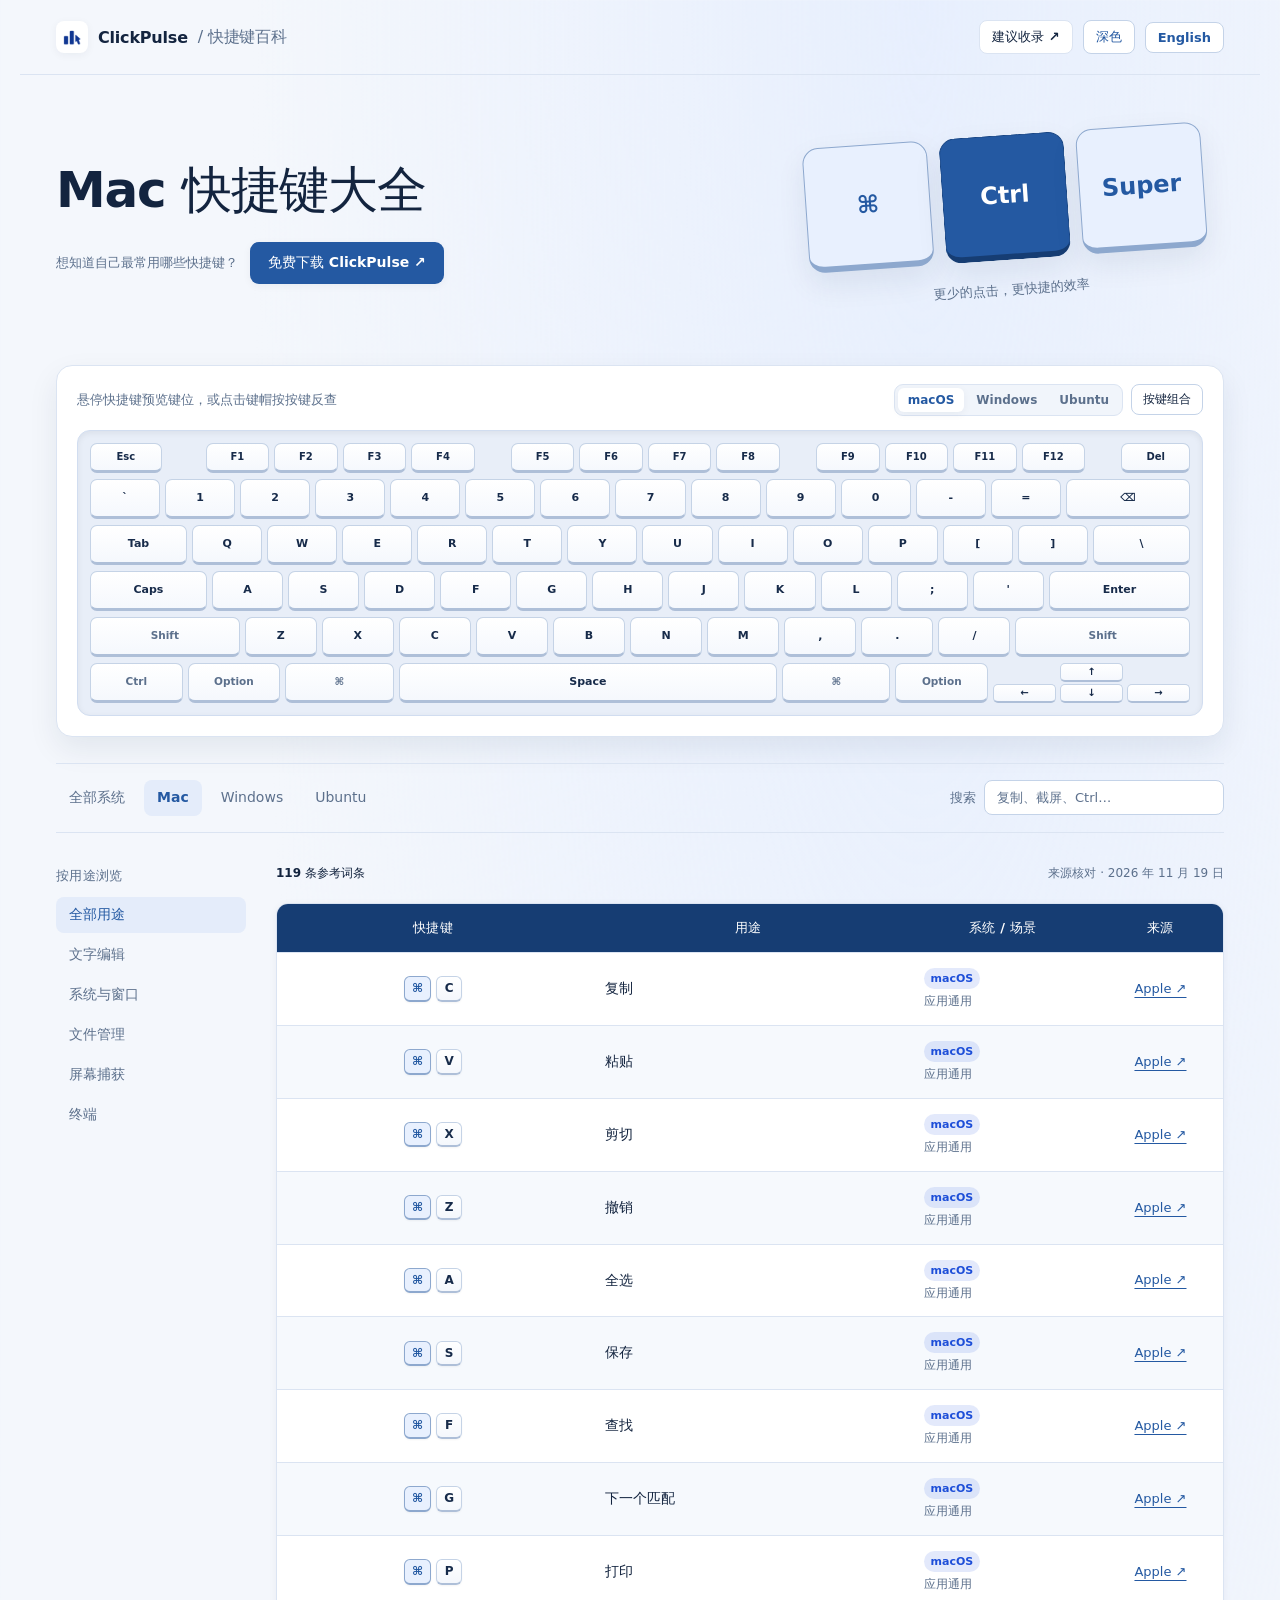
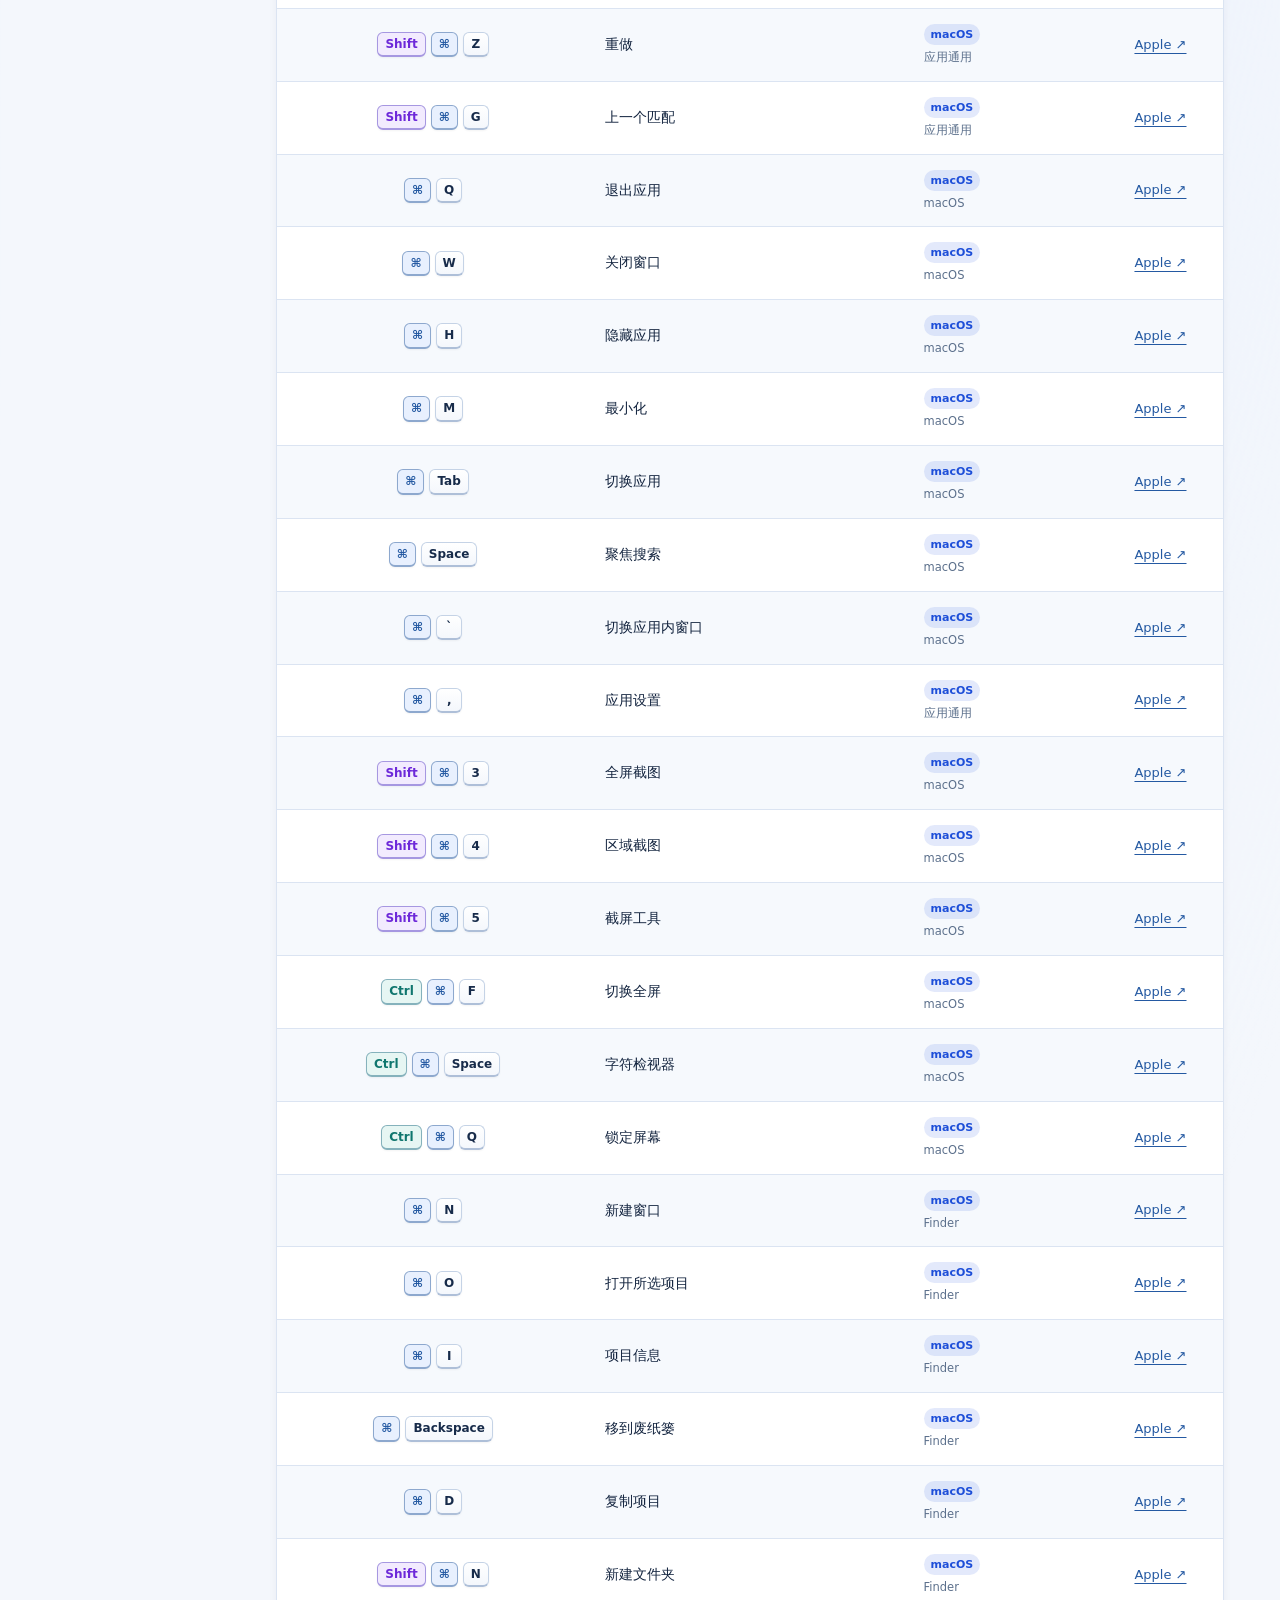
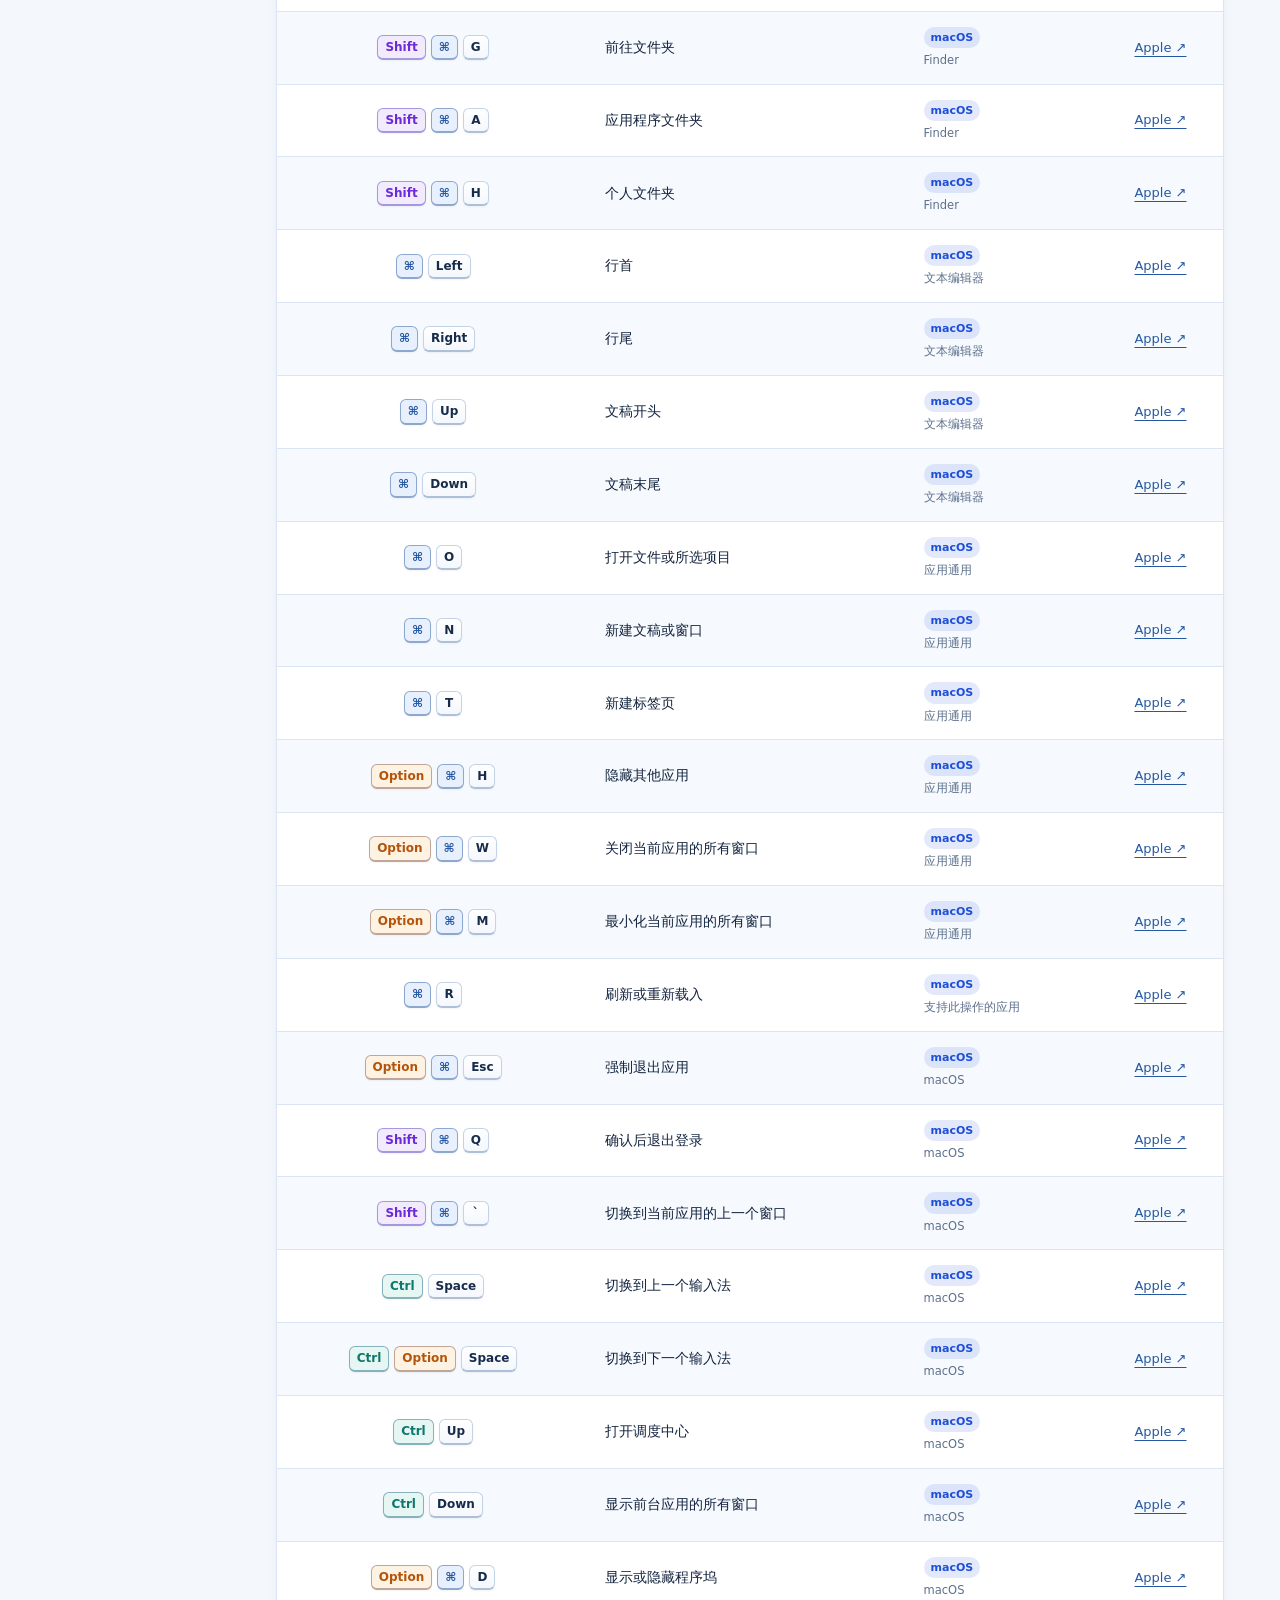
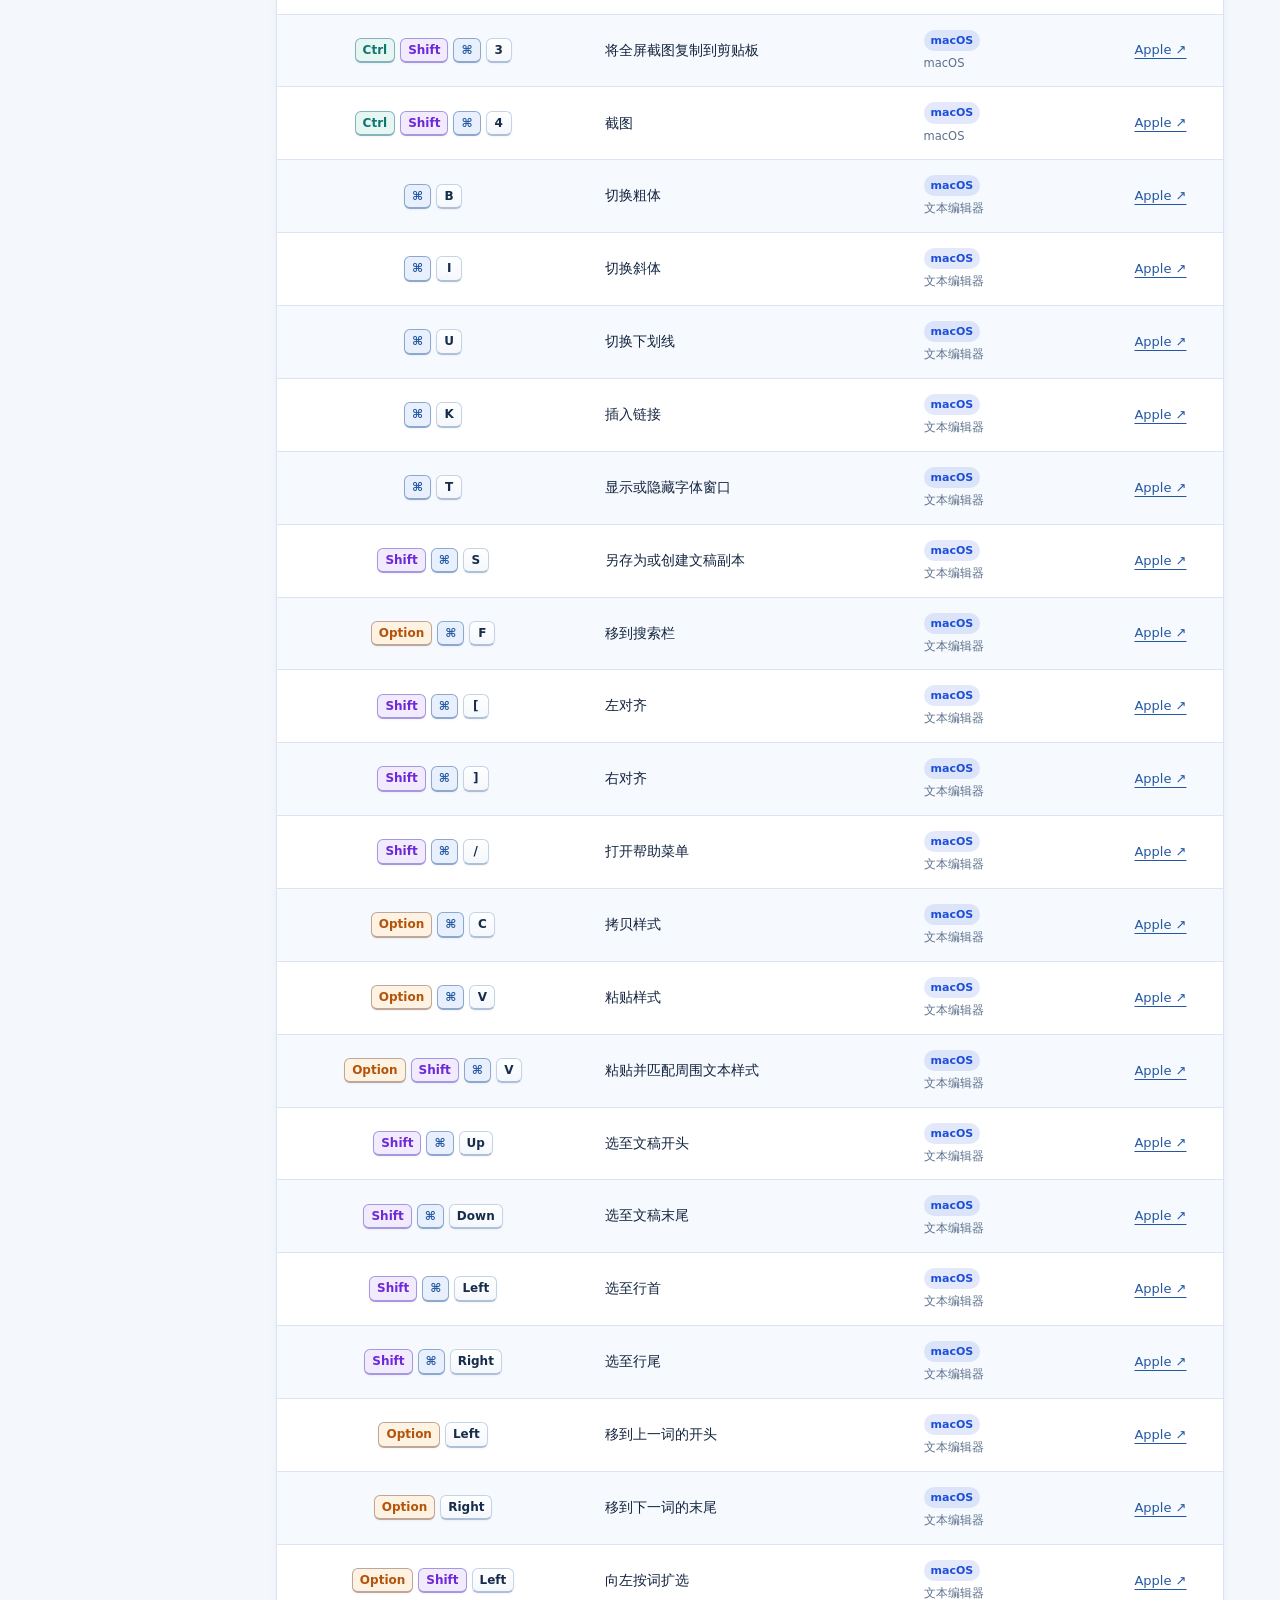
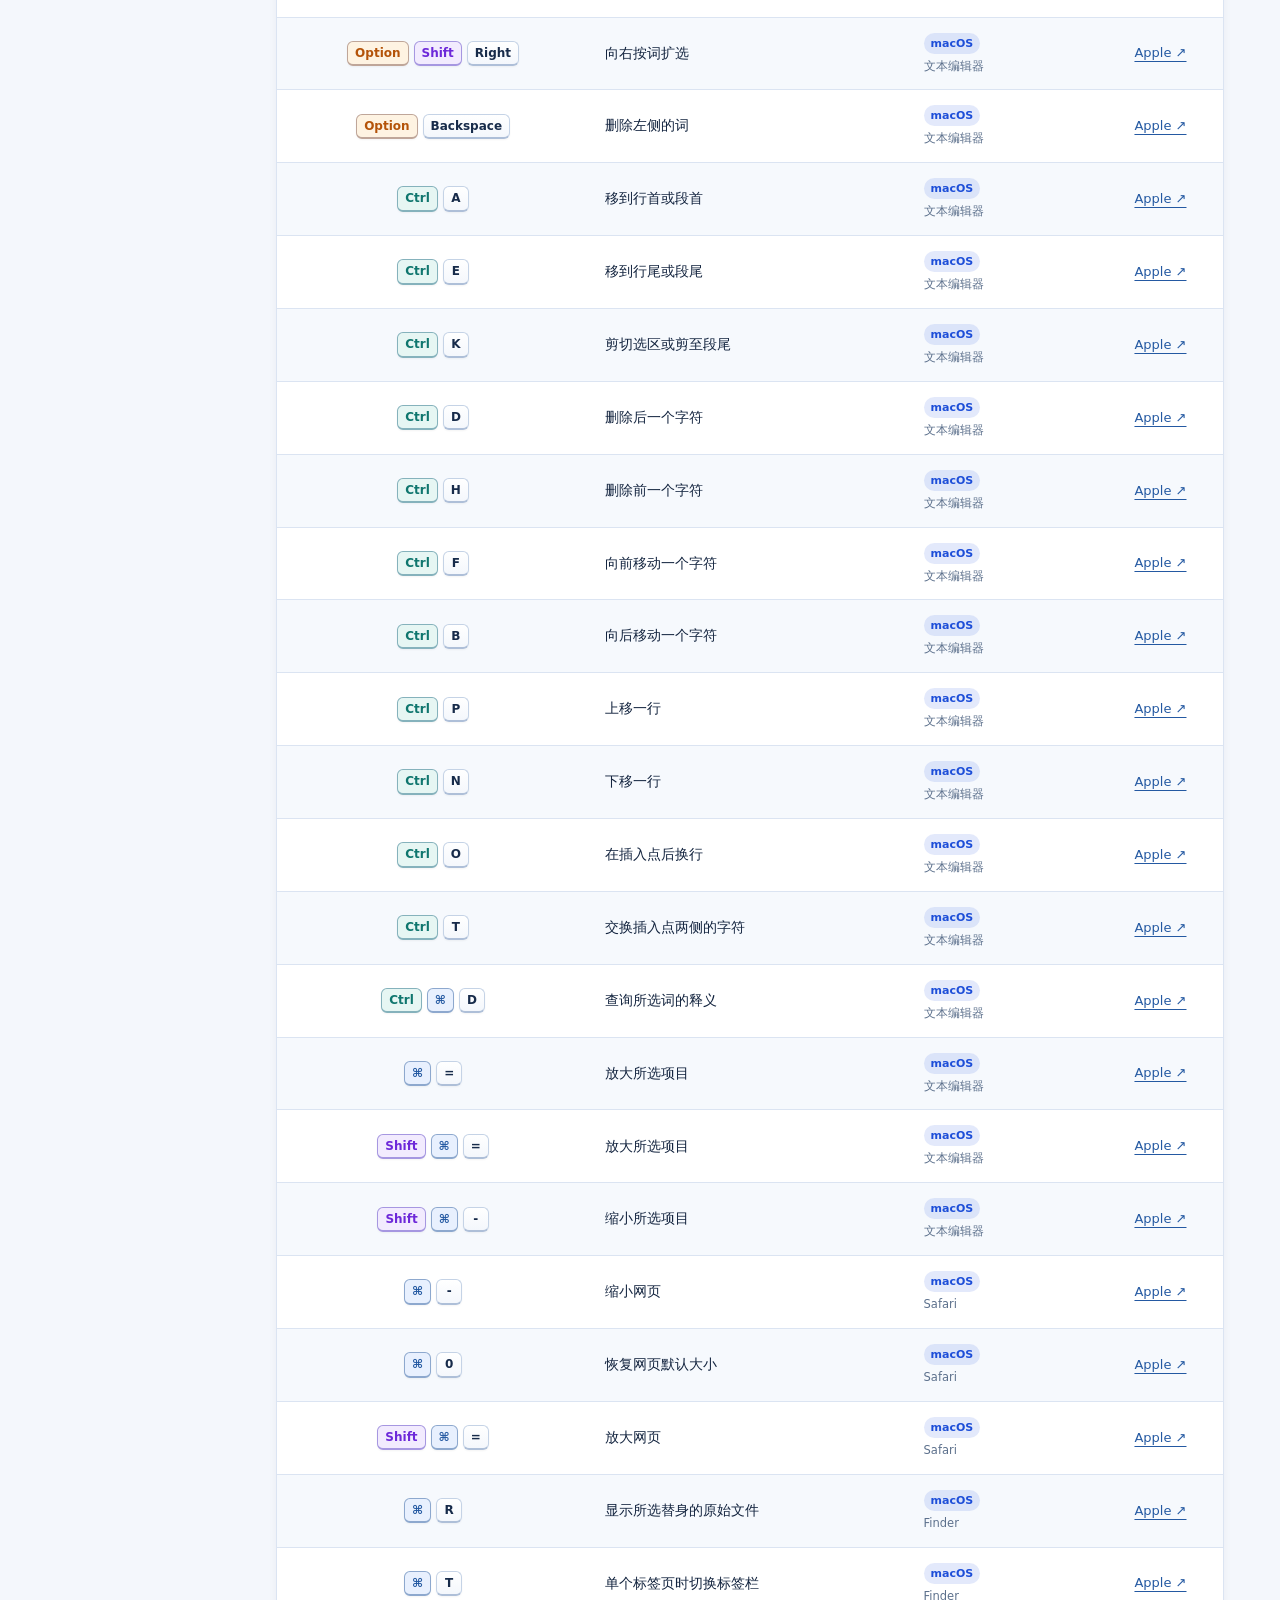
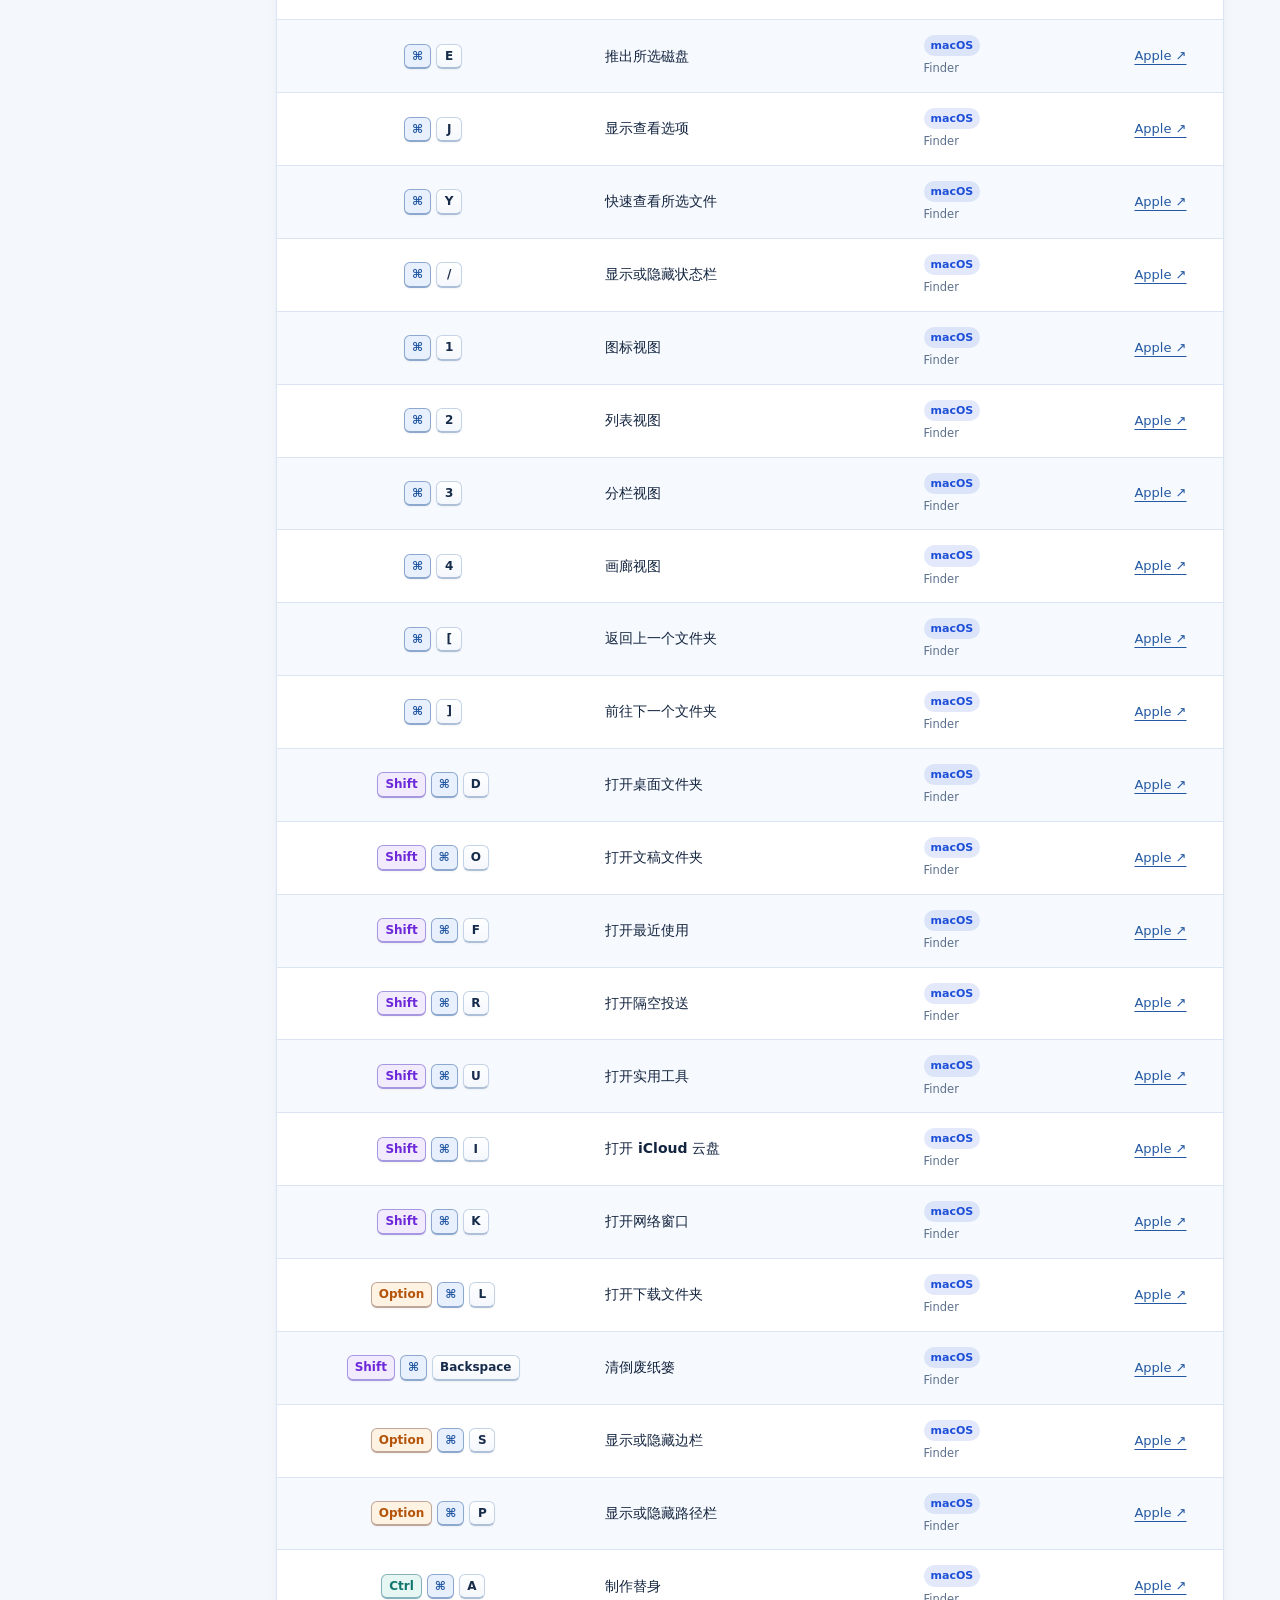
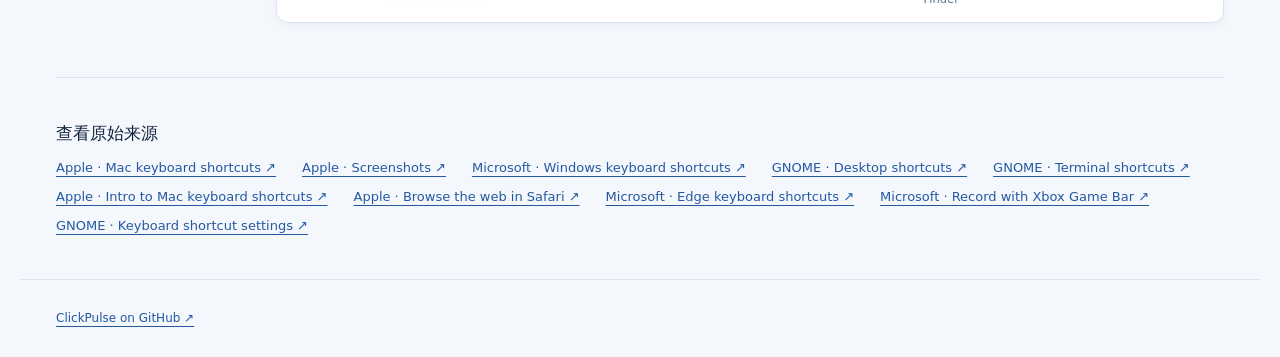
<file: docs/shortcuts/mac/index.html>
<!doctype html>
<html lang="zh-CN"><head><meta charset="utf-8"><meta name="viewport" content="width=device-width,initial-scale=1">
<meta name="description" content="Mac 快捷键中文大全：复制粘贴、窗口切换、Finder 与截图快捷键，附 Apple 官方来源和适用场景。"><link rel="canonical" href="https://endnone.github.io/ClickPulse/mac/">
<meta http-equiv="Content-Security-Policy" content="default-src 'self'; script-src 'self'; style-src 'self'; img-src 'self'; connect-src 'none'; base-uri 'none'; form-action 'none'">
<title data-en="Mac keyboard shortcuts · ClickPulse">Mac 快捷键大全（附官方来源）· ClickPulse</title><link rel="stylesheet" href="../style.css"><script defer src="../../../ui/shortcuts-catalog.js"></script><script defer src="../app.js"></script></head>
<body data-page-platform="macos"><header><a class="brand" href="../"><img class="brand-mark" src="../../../assets/clickpulse-mark-blue-transparent-v1-128.png" alt="">ClickPulse <span data-en="/ Shortcut Atlas">/ 快捷键百科</span></a><div class="header-controls"><a class="suggest-link" href="https://github.com/endNone/ClickPulse/issues/new?template=shortcut-suggestion.yml" target="_blank" rel="noopener noreferrer"><span data-en="Suggest ↗">建议收录 ↗</span></a><button data-en="Dark" id="theme-toggle" type="button" data-js hidden>深色</button><button data-en="简体中文" id="language" type="button" data-js hidden>English</button></div></header>
<main><section class="intro"><div><h1 data-en="Mac keyboard shortcuts">Mac 快捷键大全</h1>
<div class="download-callout"><p data-en="Discover your most-used shortcuts.">想知道自己最常用哪些快捷键？</p><a data-en="Download ClickPulse ↗" class="download-button" href="https://github.com/endNone/ClickPulse/releases/latest">免费下载 ClickPulse ↗</a></div></div><div class="intro-keys" aria-hidden="true"><kbd class="mod-meta">⌘</kbd><kbd class="mod-ctrl">Ctrl</kbd><kbd class="mod-meta">Super</kbd><span data-en="Less reaching. More doing.">更少的点击，更快捷的效率</span></div></section>
<section class="keyboard-stage" id="keyboard-stage" aria-label="Interactive keyboard" data-js hidden><div class="kb-bar"><div class="kb-hud" id="kb-hud"><span data-en="Hover any shortcut to preview keys, or click keycaps to filter" class="kb-hint">悬停快捷键预览键位，或点击键帽按按键反查</span></div><div class="kb-actions"><div class="kb-os-switch" id="kb-os" role="group" aria-label="Keyboard layout"><button type="button" data-kb-os="macos" aria-pressed="true">macOS</button><button type="button" data-kb-os="windows" aria-pressed="false">Windows</button><button type="button" data-kb-os="linux" aria-pressed="false">Ubuntu</button></div><button data-en="Press keys" id="kb-capture" type="button" class="kb-capture" aria-pressed="false">按键组合</button><button data-en="Clear keys" id="kb-clear" type="button" class="kb-clear" hidden>清除按键</button></div></div><div class="kb-board" id="atlas-keyboard"></div></section>
<div class="filter-bar"><nav class="systems" aria-label="Operating system"><a data-en="All systems" href="../">全部系统</a><a data-en="Mac" href="../mac/" aria-current="page">Mac</a><a data-en="Windows" href="../windows/">Windows</a><a data-en="Ubuntu" href="../ubuntu/">Ubuntu</a></nav><div class="filter-right"><label class="search" data-js hidden><span data-en="Search">搜索</span><input id="query" type="search" autocomplete="off" spellcheck="false" placeholder="复制、截屏、Ctrl…"></label></div></div>
<div class="directory"><aside><h2 data-en="Browse by purpose">按用途浏览</h2><div id="categories" data-js hidden><button data-en="All purposes" type="button" data-category="" aria-pressed="true">全部用途</button><button data-en="Editing" type="button" data-category="editing" aria-pressed="false">文字编辑</button><button data-en="System &amp; windows" type="button" data-category="system" aria-pressed="false">系统与窗口</button><button data-en="Files" type="button" data-category="files" aria-pressed="false">文件管理</button><button data-en="Screen capture" type="button" data-category="capture" aria-pressed="false">屏幕捕获</button><button data-en="Terminal" type="button" data-category="terminal" aria-pressed="false">终端</button></div></aside>
<section class="entry-section" aria-label="Shortcuts"><div class="results-heading"><p id="count" role="status" aria-live="polite">119 条参考词条</p><span data-en="Sources checked · November 19, 2026">来源核对 · 2026 年 11 月 19 日</span></div><div class="table-scroll" id="table-view"><table id="entries"><thead><tr><th data-en="Shortcut" scope="col">快捷键</th><th data-en="Use" scope="col">用途</th><th data-en="System / Context" scope="col">系统 / 场景</th><th data-en="Source" scope="col">来源</th></tr></thead><tbody><tr id="macos-8-8-apps" data-entry-id="macos-8-8-apps" tabindex="0"><th scope="row"><span class="chord"><kbd class="mod-meta">⌘</kbd> <kbd>C</kbd></span></th><td><strong data-en="Copy">复制</strong></td><td><span class="entry-system system-macos">macOS</span><span data-en="Apps" class="scope">应用通用</span></td><td><a href="https://support.apple.com/en-us/102650" target="_blank" rel="noopener noreferrer">Apple ↗</a></td></tr>
<tr id="macos-8-9-apps" data-entry-id="macos-8-9-apps" tabindex="0"><th scope="row"><span class="chord"><kbd class="mod-meta">⌘</kbd> <kbd>V</kbd></span></th><td><strong data-en="Paste">粘贴</strong></td><td><span class="entry-system system-macos">macOS</span><span data-en="Apps" class="scope">应用通用</span></td><td><a href="https://support.apple.com/en-us/102650" target="_blank" rel="noopener noreferrer">Apple ↗</a></td></tr>
<tr id="macos-8-7-apps" data-entry-id="macos-8-7-apps" tabindex="0"><th scope="row"><span class="chord"><kbd class="mod-meta">⌘</kbd> <kbd>X</kbd></span></th><td><strong data-en="Cut">剪切</strong></td><td><span class="entry-system system-macos">macOS</span><span data-en="Apps" class="scope">应用通用</span></td><td><a href="https://support.apple.com/en-us/102650" target="_blank" rel="noopener noreferrer">Apple ↗</a></td></tr>
<tr id="macos-8-6-apps" data-entry-id="macos-8-6-apps" tabindex="0"><th scope="row"><span class="chord"><kbd class="mod-meta">⌘</kbd> <kbd>Z</kbd></span></th><td><strong data-en="Undo">撤销</strong></td><td><span class="entry-system system-macos">macOS</span><span data-en="Apps" class="scope">应用通用</span></td><td><a href="https://support.apple.com/en-us/102650" target="_blank" rel="noopener noreferrer">Apple ↗</a></td></tr>
<tr id="macos-8-0-apps" data-entry-id="macos-8-0-apps" tabindex="0"><th scope="row"><span class="chord"><kbd class="mod-meta">⌘</kbd> <kbd>A</kbd></span></th><td><strong data-en="Select all">全选</strong></td><td><span class="entry-system system-macos">macOS</span><span data-en="Apps" class="scope">应用通用</span></td><td><a href="https://support.apple.com/en-us/102650" target="_blank" rel="noopener noreferrer">Apple ↗</a></td></tr>
<tr id="macos-8-1-apps" data-entry-id="macos-8-1-apps" tabindex="0"><th scope="row"><span class="chord"><kbd class="mod-meta">⌘</kbd> <kbd>S</kbd></span></th><td><strong data-en="Save">保存</strong></td><td><span class="entry-system system-macos">macOS</span><span data-en="Apps" class="scope">应用通用</span></td><td><a href="https://support.apple.com/en-us/102650" target="_blank" rel="noopener noreferrer">Apple ↗</a></td></tr>
<tr id="macos-8-3-apps" data-entry-id="macos-8-3-apps" tabindex="0"><th scope="row"><span class="chord"><kbd class="mod-meta">⌘</kbd> <kbd>F</kbd></span></th><td><strong data-en="Find">查找</strong></td><td><span class="entry-system system-macos">macOS</span><span data-en="Apps" class="scope">应用通用</span></td><td><a href="https://support.apple.com/en-us/102650" target="_blank" rel="noopener noreferrer">Apple ↗</a></td></tr>
<tr id="macos-8-5-apps" data-entry-id="macos-8-5-apps" tabindex="0"><th scope="row"><span class="chord"><kbd class="mod-meta">⌘</kbd> <kbd>G</kbd></span></th><td><strong data-en="Next match">下一个匹配</strong></td><td><span class="entry-system system-macos">macOS</span><span data-en="Apps" class="scope">应用通用</span></td><td><a href="https://support.apple.com/en-us/102650" target="_blank" rel="noopener noreferrer">Apple ↗</a></td></tr>
<tr id="macos-8-35-apps" data-entry-id="macos-8-35-apps" tabindex="0"><th scope="row"><span class="chord"><kbd class="mod-meta">⌘</kbd> <kbd>P</kbd></span></th><td><strong data-en="Print">打印</strong></td><td><span class="entry-system system-macos">macOS</span><span data-en="Apps" class="scope">应用通用</span></td><td><a href="https://support.apple.com/en-us/102650" target="_blank" rel="noopener noreferrer">Apple ↗</a></td></tr>
<tr id="macos-12-6-apps" data-entry-id="macos-12-6-apps" tabindex="0"><th scope="row"><span class="chord"><kbd class="mod-shift">Shift</kbd> <kbd class="mod-meta">⌘</kbd> <kbd>Z</kbd></span></th><td><strong data-en="Redo">重做</strong></td><td><span class="entry-system system-macos">macOS</span><span data-en="Apps" class="scope">应用通用</span></td><td><a href="https://support.apple.com/en-us/102650" target="_blank" rel="noopener noreferrer">Apple ↗</a></td></tr>
<tr id="macos-12-5-apps" data-entry-id="macos-12-5-apps" tabindex="0"><th scope="row"><span class="chord"><kbd class="mod-shift">Shift</kbd> <kbd class="mod-meta">⌘</kbd> <kbd>G</kbd></span></th><td><strong data-en="Previous match">上一个匹配</strong></td><td><span class="entry-system system-macos">macOS</span><span data-en="Apps" class="scope">应用通用</span></td><td><a href="https://support.apple.com/en-us/102650" target="_blank" rel="noopener noreferrer">Apple ↗</a></td></tr>
<tr id="macos-8-12-macos" data-entry-id="macos-8-12-macos" tabindex="0"><th scope="row"><span class="chord"><kbd class="mod-meta">⌘</kbd> <kbd>Q</kbd></span></th><td><strong data-en="Quit app">退出应用</strong></td><td><span class="entry-system system-macos">macOS</span><span data-en="macOS" class="scope">macOS</span></td><td><a href="https://support.apple.com/en-us/102650" target="_blank" rel="noopener noreferrer">Apple ↗</a></td></tr>
<tr id="macos-8-13-macos" data-entry-id="macos-8-13-macos" tabindex="0"><th scope="row"><span class="chord"><kbd class="mod-meta">⌘</kbd> <kbd>W</kbd></span></th><td><strong data-en="Close window">关闭窗口</strong></td><td><span class="entry-system system-macos">macOS</span><span data-en="macOS" class="scope">macOS</span></td><td><a href="https://support.apple.com/en-us/102650" target="_blank" rel="noopener noreferrer">Apple ↗</a></td></tr>
<tr id="macos-8-4-macos" data-entry-id="macos-8-4-macos" tabindex="0"><th scope="row"><span class="chord"><kbd class="mod-meta">⌘</kbd> <kbd>H</kbd></span></th><td><strong data-en="Hide app">隐藏应用</strong></td><td><span class="entry-system system-macos">macOS</span><span data-en="macOS" class="scope">macOS</span></td><td><a href="https://support.apple.com/en-us/102650" target="_blank" rel="noopener noreferrer">Apple ↗</a></td></tr>
<tr id="macos-8-46-macos" data-entry-id="macos-8-46-macos" tabindex="0"><th scope="row"><span class="chord"><kbd class="mod-meta">⌘</kbd> <kbd>M</kbd></span></th><td><strong data-en="Minimize">最小化</strong></td><td><span class="entry-system system-macos">macOS</span><span data-en="macOS" class="scope">macOS</span></td><td><a href="https://support.apple.com/en-us/102650" target="_blank" rel="noopener noreferrer">Apple ↗</a></td></tr>
<tr id="macos-8-48-macos" data-entry-id="macos-8-48-macos" tabindex="0"><th scope="row"><span class="chord"><kbd class="mod-meta">⌘</kbd> <kbd>Tab</kbd></span></th><td><strong data-en="Switch app">切换应用</strong></td><td><span class="entry-system system-macos">macOS</span><span data-en="macOS" class="scope">macOS</span></td><td><a href="https://support.apple.com/en-us/102650" target="_blank" rel="noopener noreferrer">Apple ↗</a></td></tr>
<tr id="macos-8-49-macos" data-entry-id="macos-8-49-macos" tabindex="0"><th scope="row"><span class="chord"><kbd class="mod-meta">⌘</kbd> <kbd>Space</kbd></span></th><td><strong data-en="Spotlight">聚焦搜索</strong></td><td><span class="entry-system system-macos">macOS</span><span data-en="macOS" class="scope">macOS</span></td><td><a href="https://support.apple.com/en-us/102650" target="_blank" rel="noopener noreferrer">Apple ↗</a></td></tr>
<tr id="macos-8-50-macos" data-entry-id="macos-8-50-macos" tabindex="0"><th scope="row"><span class="chord"><kbd class="mod-meta">⌘</kbd> <kbd>`</kbd></span></th><td><strong data-en="Switch app window">切换应用内窗口</strong></td><td><span class="entry-system system-macos">macOS</span><span data-en="macOS" class="scope">macOS</span></td><td><a href="https://support.apple.com/en-us/102650" target="_blank" rel="noopener noreferrer">Apple ↗</a></td></tr>
<tr id="macos-8-43-apps" data-entry-id="macos-8-43-apps" tabindex="0"><th scope="row"><span class="chord"><kbd class="mod-meta">⌘</kbd> <kbd>,</kbd></span></th><td><strong data-en="App settings">应用设置</strong></td><td><span class="entry-system system-macos">macOS</span><span data-en="Apps" class="scope">应用通用</span></td><td><a href="https://support.apple.com/en-us/102650" target="_blank" rel="noopener noreferrer">Apple ↗</a></td></tr>
<tr id="macos-12-20-macos" data-entry-id="macos-12-20-macos" tabindex="0"><th scope="row"><span class="chord"><kbd class="mod-shift">Shift</kbd> <kbd class="mod-meta">⌘</kbd> <kbd>3</kbd></span></th><td><strong data-en="Screen capture">全屏截图</strong></td><td><span class="entry-system system-macos">macOS</span><span data-en="macOS" class="scope">macOS</span></td><td><a href="https://support.apple.com/en-us/102650" target="_blank" rel="noopener noreferrer">Apple ↗</a></td></tr>
<tr id="macos-12-21-macos" data-entry-id="macos-12-21-macos" tabindex="0"><th scope="row"><span class="chord"><kbd class="mod-shift">Shift</kbd> <kbd class="mod-meta">⌘</kbd> <kbd>4</kbd></span></th><td><strong data-en="Area capture">区域截图</strong></td><td><span class="entry-system system-macos">macOS</span><span data-en="macOS" class="scope">macOS</span></td><td><a href="https://support.apple.com/en-us/102650" target="_blank" rel="noopener noreferrer">Apple ↗</a></td></tr>
<tr id="macos-12-23-macos" data-entry-id="macos-12-23-macos" tabindex="0"><th scope="row"><span class="chord"><kbd class="mod-shift">Shift</kbd> <kbd class="mod-meta">⌘</kbd> <kbd>5</kbd></span></th><td><strong data-en="Capture controls">截屏工具</strong></td><td><span class="entry-system system-macos">macOS</span><span data-en="macOS" class="scope">macOS</span></td><td><a href="https://support.apple.com/en-us/102650" target="_blank" rel="noopener noreferrer">Apple ↗</a></td></tr>
<tr id="macos-9-3-macos" data-entry-id="macos-9-3-macos" tabindex="0"><th scope="row"><span class="chord"><kbd class="mod-ctrl">Ctrl</kbd> <kbd class="mod-meta">⌘</kbd> <kbd>F</kbd></span></th><td><strong data-en="Toggle fullscreen">切换全屏</strong></td><td><span class="entry-system system-macos">macOS</span><span data-en="macOS" class="scope">macOS</span></td><td><a href="https://support.apple.com/en-us/102650" target="_blank" rel="noopener noreferrer">Apple ↗</a></td></tr>
<tr id="macos-9-49-macos" data-entry-id="macos-9-49-macos" tabindex="0"><th scope="row"><span class="chord"><kbd class="mod-ctrl">Ctrl</kbd> <kbd class="mod-meta">⌘</kbd> <kbd>Space</kbd></span></th><td><strong data-en="Character viewer">字符检视器</strong></td><td><span class="entry-system system-macos">macOS</span><span data-en="macOS" class="scope">macOS</span></td><td><a href="https://support.apple.com/en-us/102650" target="_blank" rel="noopener noreferrer">Apple ↗</a></td></tr>
<tr id="macos-9-12-macos" data-entry-id="macos-9-12-macos" tabindex="0"><th scope="row"><span class="chord"><kbd class="mod-ctrl">Ctrl</kbd> <kbd class="mod-meta">⌘</kbd> <kbd>Q</kbd></span></th><td><strong data-en="Lock screen">锁定屏幕</strong></td><td><span class="entry-system system-macos">macOS</span><span data-en="macOS" class="scope">macOS</span></td><td><a href="https://support.apple.com/en-us/102650" target="_blank" rel="noopener noreferrer">Apple ↗</a></td></tr>
<tr id="macos-8-45-finder" data-entry-id="macos-8-45-finder" tabindex="0"><th scope="row"><span class="chord"><kbd class="mod-meta">⌘</kbd> <kbd>N</kbd></span></th><td><strong data-en="New window">新建窗口</strong></td><td><span class="entry-system system-macos">macOS</span><span data-en="Finder" class="scope">Finder</span></td><td><a href="https://support.apple.com/en-us/102650" target="_blank" rel="noopener noreferrer">Apple ↗</a></td></tr>
<tr id="macos-8-31-finder" data-entry-id="macos-8-31-finder" tabindex="0"><th scope="row"><span class="chord"><kbd class="mod-meta">⌘</kbd> <kbd>O</kbd></span></th><td><strong data-en="Open selection">打开所选项目</strong></td><td><span class="entry-system system-macos">macOS</span><span data-en="Finder" class="scope">Finder</span></td><td><a href="https://support.apple.com/en-us/102650" target="_blank" rel="noopener noreferrer">Apple ↗</a></td></tr>
<tr id="macos-8-34-finder" data-entry-id="macos-8-34-finder" tabindex="0"><th scope="row"><span class="chord"><kbd class="mod-meta">⌘</kbd> <kbd>I</kbd></span></th><td><strong data-en="Item information">项目信息</strong></td><td><span class="entry-system system-macos">macOS</span><span data-en="Finder" class="scope">Finder</span></td><td><a href="https://support.apple.com/en-us/102650" target="_blank" rel="noopener noreferrer">Apple ↗</a></td></tr>
<tr id="macos-8-51-finder" data-entry-id="macos-8-51-finder" tabindex="0"><th scope="row"><span class="chord"><kbd class="mod-meta">⌘</kbd> <kbd>Backspace</kbd></span></th><td><strong data-en="Move to Trash">移到废纸篓</strong></td><td><span class="entry-system system-macos">macOS</span><span data-en="Finder" class="scope">Finder</span></td><td><a href="https://support.apple.com/en-us/102650" target="_blank" rel="noopener noreferrer">Apple ↗</a></td></tr>
<tr id="macos-8-2-finder" data-entry-id="macos-8-2-finder" tabindex="0"><th scope="row"><span class="chord"><kbd class="mod-meta">⌘</kbd> <kbd>D</kbd></span></th><td><strong data-en="Duplicate item">复制项目</strong></td><td><span class="entry-system system-macos">macOS</span><span data-en="Finder" class="scope">Finder</span></td><td><a href="https://support.apple.com/en-us/102650" target="_blank" rel="noopener noreferrer">Apple ↗</a></td></tr>
<tr id="macos-12-45-finder" data-entry-id="macos-12-45-finder" tabindex="0"><th scope="row"><span class="chord"><kbd class="mod-shift">Shift</kbd> <kbd class="mod-meta">⌘</kbd> <kbd>N</kbd></span></th><td><strong data-en="New folder">新建文件夹</strong></td><td><span class="entry-system system-macos">macOS</span><span data-en="Finder" class="scope">Finder</span></td><td><a href="https://support.apple.com/en-us/102650" target="_blank" rel="noopener noreferrer">Apple ↗</a></td></tr>
<tr id="macos-12-5-finder" data-entry-id="macos-12-5-finder" tabindex="0"><th scope="row"><span class="chord"><kbd class="mod-shift">Shift</kbd> <kbd class="mod-meta">⌘</kbd> <kbd>G</kbd></span></th><td><strong data-en="Go to folder">前往文件夹</strong></td><td><span class="entry-system system-macos">macOS</span><span data-en="Finder" class="scope">Finder</span></td><td><a href="https://support.apple.com/en-us/102650" target="_blank" rel="noopener noreferrer">Apple ↗</a></td></tr>
<tr id="macos-12-0-finder" data-entry-id="macos-12-0-finder" tabindex="0"><th scope="row"><span class="chord"><kbd class="mod-shift">Shift</kbd> <kbd class="mod-meta">⌘</kbd> <kbd>A</kbd></span></th><td><strong data-en="Applications folder">应用程序文件夹</strong></td><td><span class="entry-system system-macos">macOS</span><span data-en="Finder" class="scope">Finder</span></td><td><a href="https://support.apple.com/en-us/102650" target="_blank" rel="noopener noreferrer">Apple ↗</a></td></tr>
<tr id="macos-12-4-finder" data-entry-id="macos-12-4-finder" tabindex="0"><th scope="row"><span class="chord"><kbd class="mod-shift">Shift</kbd> <kbd class="mod-meta">⌘</kbd> <kbd>H</kbd></span></th><td><strong data-en="Home folder">个人文件夹</strong></td><td><span class="entry-system system-macos">macOS</span><span data-en="Finder" class="scope">Finder</span></td><td><a href="https://support.apple.com/en-us/102650" target="_blank" rel="noopener noreferrer">Apple ↗</a></td></tr>
<tr id="macos-8-123-text-editors" data-entry-id="macos-8-123-text-editors" tabindex="0"><th scope="row"><span class="chord"><kbd class="mod-meta">⌘</kbd> <kbd>Left</kbd></span></th><td><strong data-en="Line start">行首</strong></td><td><span class="entry-system system-macos">macOS</span><span data-en="Text editors" class="scope">文本编辑器</span></td><td><a href="https://support.apple.com/en-us/102650" target="_blank" rel="noopener noreferrer">Apple ↗</a></td></tr>
<tr id="macos-8-124-text-editors" data-entry-id="macos-8-124-text-editors" tabindex="0"><th scope="row"><span class="chord"><kbd class="mod-meta">⌘</kbd> <kbd>Right</kbd></span></th><td><strong data-en="Line end">行尾</strong></td><td><span class="entry-system system-macos">macOS</span><span data-en="Text editors" class="scope">文本编辑器</span></td><td><a href="https://support.apple.com/en-us/102650" target="_blank" rel="noopener noreferrer">Apple ↗</a></td></tr>
<tr id="macos-8-126-text-editors" data-entry-id="macos-8-126-text-editors" tabindex="0"><th scope="row"><span class="chord"><kbd class="mod-meta">⌘</kbd> <kbd>Up</kbd></span></th><td><strong data-en="Document start">文稿开头</strong></td><td><span class="entry-system system-macos">macOS</span><span data-en="Text editors" class="scope">文本编辑器</span></td><td><a href="https://support.apple.com/en-us/102650" target="_blank" rel="noopener noreferrer">Apple ↗</a></td></tr>
<tr id="macos-8-125-text-editors" data-entry-id="macos-8-125-text-editors" tabindex="0"><th scope="row"><span class="chord"><kbd class="mod-meta">⌘</kbd> <kbd>Down</kbd></span></th><td><strong data-en="Document end">文稿末尾</strong></td><td><span class="entry-system system-macos">macOS</span><span data-en="Text editors" class="scope">文本编辑器</span></td><td><a href="https://support.apple.com/en-us/102650" target="_blank" rel="noopener noreferrer">Apple ↗</a></td></tr>
<tr id="macos-8-31-apps" data-entry-id="macos-8-31-apps" tabindex="0"><th scope="row"><span class="chord"><kbd class="mod-meta">⌘</kbd> <kbd>O</kbd></span></th><td><strong data-en="Open a file or selection">打开文件或所选项目</strong></td><td><span class="entry-system system-macos">macOS</span><span data-en="Apps" class="scope">应用通用</span></td><td><a href="https://support.apple.com/en-us/102650" target="_blank" rel="noopener noreferrer">Apple ↗</a></td></tr>
<tr id="macos-8-45-apps" data-entry-id="macos-8-45-apps" tabindex="0"><th scope="row"><span class="chord"><kbd class="mod-meta">⌘</kbd> <kbd>N</kbd></span></th><td><strong data-en="New document or window">新建文稿或窗口</strong></td><td><span class="entry-system system-macos">macOS</span><span data-en="Apps" class="scope">应用通用</span></td><td><a href="https://support.apple.com/guide/mac-help/intro-to-mac-keyboard-shortcuts-mchld6b9e240/mac" target="_blank" rel="noopener noreferrer">Apple ↗</a></td></tr>
<tr id="macos-8-17-apps" data-entry-id="macos-8-17-apps" tabindex="0"><th scope="row"><span class="chord"><kbd class="mod-meta">⌘</kbd> <kbd>T</kbd></span></th><td><strong data-en="Open a new tab">新建标签页</strong></td><td><span class="entry-system system-macos">macOS</span><span data-en="Apps" class="scope">应用通用</span></td><td><a href="https://support.apple.com/en-us/102650" target="_blank" rel="noopener noreferrer">Apple ↗</a></td></tr>
<tr id="macos-10-4-apps" data-entry-id="macos-10-4-apps" tabindex="0"><th scope="row"><span class="chord"><kbd class="mod-alt">Option</kbd> <kbd class="mod-meta">⌘</kbd> <kbd>H</kbd></span></th><td><strong data-en="Hide other apps">隐藏其他应用</strong></td><td><span class="entry-system system-macos">macOS</span><span data-en="Apps" class="scope">应用通用</span></td><td><a href="https://support.apple.com/en-us/102650" target="_blank" rel="noopener noreferrer">Apple ↗</a></td></tr>
<tr id="macos-10-13-apps" data-entry-id="macos-10-13-apps" tabindex="0"><th scope="row"><span class="chord"><kbd class="mod-alt">Option</kbd> <kbd class="mod-meta">⌘</kbd> <kbd>W</kbd></span></th><td><strong data-en="Close all windows of this app">关闭当前应用的所有窗口</strong></td><td><span class="entry-system system-macos">macOS</span><span data-en="Apps" class="scope">应用通用</span></td><td><a href="https://support.apple.com/en-us/102650" target="_blank" rel="noopener noreferrer">Apple ↗</a></td></tr>
<tr id="macos-10-46-apps" data-entry-id="macos-10-46-apps" tabindex="0"><th scope="row"><span class="chord"><kbd class="mod-alt">Option</kbd> <kbd class="mod-meta">⌘</kbd> <kbd>M</kbd></span></th><td><strong data-en="Minimize all windows of this app">最小化当前应用的所有窗口</strong></td><td><span class="entry-system system-macos">macOS</span><span data-en="Apps" class="scope">应用通用</span></td><td><a href="https://support.apple.com/en-us/102650" target="_blank" rel="noopener noreferrer">Apple ↗</a></td></tr>
<tr id="macos-8-15-supported-apps" data-entry-id="macos-8-15-supported-apps" tabindex="0"><th scope="row"><span class="chord"><kbd class="mod-meta">⌘</kbd> <kbd>R</kbd></span></th><td><strong data-en="Refresh or reload">刷新或重新载入</strong></td><td><span class="entry-system system-macos">macOS</span><span data-en="Supported apps" class="scope">支持此操作的应用</span></td><td><a href="https://support.apple.com/en-us/102650" target="_blank" rel="noopener noreferrer">Apple ↗</a></td></tr>
<tr id="macos-10-53-macos" data-entry-id="macos-10-53-macos" tabindex="0"><th scope="row"><span class="chord"><kbd class="mod-alt">Option</kbd> <kbd class="mod-meta">⌘</kbd> <kbd>Esc</kbd></span></th><td><strong data-en="Force quit an app">强制退出应用</strong></td><td><span class="entry-system system-macos">macOS</span><span data-en="macOS" class="scope">macOS</span></td><td><a href="https://support.apple.com/en-us/102650" target="_blank" rel="noopener noreferrer">Apple ↗</a></td></tr>
<tr id="macos-12-12-macos" data-entry-id="macos-12-12-macos" tabindex="0"><th scope="row"><span class="chord"><kbd class="mod-shift">Shift</kbd> <kbd class="mod-meta">⌘</kbd> <kbd>Q</kbd></span></th><td><strong data-en="Log out with confirmation">确认后退出登录</strong></td><td><span class="entry-system system-macos">macOS</span><span data-en="macOS" class="scope">macOS</span></td><td><a href="https://support.apple.com/en-us/102650" target="_blank" rel="noopener noreferrer">Apple ↗</a></td></tr>
<tr id="macos-12-50-macos" data-entry-id="macos-12-50-macos" tabindex="0"><th scope="row"><span class="chord"><kbd class="mod-shift">Shift</kbd> <kbd class="mod-meta">⌘</kbd> <kbd>`</kbd></span></th><td><strong data-en="Previous window of this app">切换到当前应用的上一个窗口</strong></td><td><span class="entry-system system-macos">macOS</span><span data-en="macOS" class="scope">macOS</span></td><td><a href="https://support.apple.com/en-us/102650" target="_blank" rel="noopener noreferrer">Apple ↗</a></td></tr>
<tr id="macos-1-49-macos" data-entry-id="macos-1-49-macos" tabindex="0"><th scope="row"><span class="chord"><kbd class="mod-ctrl">Ctrl</kbd> <kbd>Space</kbd></span></th><td><strong data-en="Previous input source">切换到上一个输入法</strong></td><td><span class="entry-system system-macos">macOS</span><span data-en="macOS" class="scope">macOS</span></td><td><a href="https://support.apple.com/en-us/102650" target="_blank" rel="noopener noreferrer">Apple ↗</a></td></tr>
<tr id="macos-3-49-macos" data-entry-id="macos-3-49-macos" tabindex="0"><th scope="row"><span class="chord"><kbd class="mod-ctrl">Ctrl</kbd> <kbd class="mod-alt">Option</kbd> <kbd>Space</kbd></span></th><td><strong data-en="Next input source">切换到下一个输入法</strong></td><td><span class="entry-system system-macos">macOS</span><span data-en="macOS" class="scope">macOS</span></td><td><a href="https://support.apple.com/en-us/102650" target="_blank" rel="noopener noreferrer">Apple ↗</a></td></tr>
<tr id="macos-1-126-macos" data-entry-id="macos-1-126-macos" tabindex="0"><th scope="row"><span class="chord"><kbd class="mod-ctrl">Ctrl</kbd> <kbd>Up</kbd></span></th><td><strong data-en="Open Mission Control">打开调度中心</strong></td><td><span class="entry-system system-macos">macOS</span><span data-en="macOS" class="scope">macOS</span></td><td><a href="https://support.apple.com/en-us/102650" target="_blank" rel="noopener noreferrer">Apple ↗</a></td></tr>
<tr id="macos-1-125-macos" data-entry-id="macos-1-125-macos" tabindex="0"><th scope="row"><span class="chord"><kbd class="mod-ctrl">Ctrl</kbd> <kbd>Down</kbd></span></th><td><strong data-en="Show windows of the front app">显示前台应用的所有窗口</strong></td><td><span class="entry-system system-macos">macOS</span><span data-en="macOS" class="scope">macOS</span></td><td><a href="https://support.apple.com/en-us/102650" target="_blank" rel="noopener noreferrer">Apple ↗</a></td></tr>
<tr id="macos-10-2-macos" data-entry-id="macos-10-2-macos" tabindex="0"><th scope="row"><span class="chord"><kbd class="mod-alt">Option</kbd> <kbd class="mod-meta">⌘</kbd> <kbd>D</kbd></span></th><td><strong data-en="Show or hide the Dock">显示或隐藏程序坞</strong></td><td><span class="entry-system system-macos">macOS</span><span data-en="macOS" class="scope">macOS</span></td><td><a href="https://support.apple.com/en-us/102650" target="_blank" rel="noopener noreferrer">Apple ↗</a></td></tr>
<tr id="macos-13-20-macos" data-entry-id="macos-13-20-macos" tabindex="0"><th scope="row"><span class="chord"><kbd class="mod-ctrl">Ctrl</kbd> <kbd class="mod-shift">Shift</kbd> <kbd class="mod-meta">⌘</kbd> <kbd>3</kbd></span></th><td><strong data-en="Copy full screenshot to clipboard">将全屏截图复制到剪贴板</strong></td><td><span class="entry-system system-macos">macOS</span><span data-en="macOS" class="scope">macOS</span></td><td><a href="https://support.apple.com/en-us/102646" target="_blank" rel="noopener noreferrer">Apple ↗</a></td></tr>
<tr id="macos-13-21-macos" data-entry-id="macos-13-21-macos" tabindex="0"><th scope="row"><span class="chord"><kbd class="mod-ctrl">Ctrl</kbd> <kbd class="mod-shift">Shift</kbd> <kbd class="mod-meta">⌘</kbd> <kbd>4</kbd></span></th><td><strong data-en="Screenshot">截图</strong></td><td><span class="entry-system system-macos">macOS</span><span data-en="macOS" class="scope">macOS</span></td><td><a href="https://support.apple.com/en-us/102646" target="_blank" rel="noopener noreferrer">Apple ↗</a></td></tr>
<tr id="macos-8-11-text-editors" data-entry-id="macos-8-11-text-editors" tabindex="0"><th scope="row"><span class="chord"><kbd class="mod-meta">⌘</kbd> <kbd>B</kbd></span></th><td><strong data-en="Toggle bold">切换粗体</strong></td><td><span class="entry-system system-macos">macOS</span><span data-en="Text editors" class="scope">文本编辑器</span></td><td><a href="https://support.apple.com/en-us/102650" target="_blank" rel="noopener noreferrer">Apple ↗</a></td></tr>
<tr id="macos-8-34-text-editors" data-entry-id="macos-8-34-text-editors" tabindex="0"><th scope="row"><span class="chord"><kbd class="mod-meta">⌘</kbd> <kbd>I</kbd></span></th><td><strong data-en="Toggle italics">切换斜体</strong></td><td><span class="entry-system system-macos">macOS</span><span data-en="Text editors" class="scope">文本编辑器</span></td><td><a href="https://support.apple.com/en-us/102650" target="_blank" rel="noopener noreferrer">Apple ↗</a></td></tr>
<tr id="macos-8-32-text-editors" data-entry-id="macos-8-32-text-editors" tabindex="0"><th scope="row"><span class="chord"><kbd class="mod-meta">⌘</kbd> <kbd>U</kbd></span></th><td><strong data-en="Toggle underline">切换下划线</strong></td><td><span class="entry-system system-macos">macOS</span><span data-en="Text editors" class="scope">文本编辑器</span></td><td><a href="https://support.apple.com/en-us/102650" target="_blank" rel="noopener noreferrer">Apple ↗</a></td></tr>
<tr id="macos-8-40-text-editors" data-entry-id="macos-8-40-text-editors" tabindex="0"><th scope="row"><span class="chord"><kbd class="mod-meta">⌘</kbd> <kbd>K</kbd></span></th><td><strong data-en="Insert a link">插入链接</strong></td><td><span class="entry-system system-macos">macOS</span><span data-en="Text editors" class="scope">文本编辑器</span></td><td><a href="https://support.apple.com/en-us/102650" target="_blank" rel="noopener noreferrer">Apple ↗</a></td></tr>
<tr id="macos-8-17-text-editors" data-entry-id="macos-8-17-text-editors" tabindex="0"><th scope="row"><span class="chord"><kbd class="mod-meta">⌘</kbd> <kbd>T</kbd></span></th><td><strong data-en="Show or hide fonts">显示或隐藏字体窗口</strong></td><td><span class="entry-system system-macos">macOS</span><span data-en="Text editors" class="scope">文本编辑器</span></td><td><a href="https://support.apple.com/en-us/102650" target="_blank" rel="noopener noreferrer">Apple ↗</a></td></tr>
<tr id="macos-12-1-text-editors" data-entry-id="macos-12-1-text-editors" tabindex="0"><th scope="row"><span class="chord"><kbd class="mod-shift">Shift</kbd> <kbd class="mod-meta">⌘</kbd> <kbd>S</kbd></span></th><td><strong data-en="Save as or duplicate the document">另存为或创建文稿副本</strong></td><td><span class="entry-system system-macos">macOS</span><span data-en="Text editors" class="scope">文本编辑器</span></td><td><a href="https://support.apple.com/en-us/102650" target="_blank" rel="noopener noreferrer">Apple ↗</a></td></tr>
<tr id="macos-10-3-text-editors" data-entry-id="macos-10-3-text-editors" tabindex="0"><th scope="row"><span class="chord"><kbd class="mod-alt">Option</kbd> <kbd class="mod-meta">⌘</kbd> <kbd>F</kbd></span></th><td><strong data-en="Focus the search field">移到搜索栏</strong></td><td><span class="entry-system system-macos">macOS</span><span data-en="Text editors" class="scope">文本编辑器</span></td><td><a href="https://support.apple.com/en-us/102650" target="_blank" rel="noopener noreferrer">Apple ↗</a></td></tr>
<tr id="macos-12-33-text-editors" data-entry-id="macos-12-33-text-editors" tabindex="0"><th scope="row"><span class="chord"><kbd class="mod-shift">Shift</kbd> <kbd class="mod-meta">⌘</kbd> <kbd>[</kbd></span></th><td><strong data-en="Align left">左对齐</strong></td><td><span class="entry-system system-macos">macOS</span><span data-en="Text editors" class="scope">文本编辑器</span></td><td><a href="https://support.apple.com/en-us/102650" target="_blank" rel="noopener noreferrer">Apple ↗</a></td></tr>
<tr id="macos-12-30-text-editors" data-entry-id="macos-12-30-text-editors" tabindex="0"><th scope="row"><span class="chord"><kbd class="mod-shift">Shift</kbd> <kbd class="mod-meta">⌘</kbd> <kbd>]</kbd></span></th><td><strong data-en="Align right">右对齐</strong></td><td><span class="entry-system system-macos">macOS</span><span data-en="Text editors" class="scope">文本编辑器</span></td><td><a href="https://support.apple.com/en-us/102650" target="_blank" rel="noopener noreferrer">Apple ↗</a></td></tr>
<tr id="macos-12-44-text-editors" data-entry-id="macos-12-44-text-editors" tabindex="0"><th scope="row"><span class="chord"><kbd class="mod-shift">Shift</kbd> <kbd class="mod-meta">⌘</kbd> <kbd>/</kbd></span></th><td><strong data-en="Open the Help menu">打开帮助菜单</strong></td><td><span class="entry-system system-macos">macOS</span><span data-en="Text editors" class="scope">文本编辑器</span></td><td><a href="https://support.apple.com/en-us/102650" target="_blank" rel="noopener noreferrer">Apple ↗</a></td></tr>
<tr id="macos-10-8-text-editors" data-entry-id="macos-10-8-text-editors" tabindex="0"><th scope="row"><span class="chord"><kbd class="mod-alt">Option</kbd> <kbd class="mod-meta">⌘</kbd> <kbd>C</kbd></span></th><td><strong data-en="Copy formatting">拷贝样式</strong></td><td><span class="entry-system system-macos">macOS</span><span data-en="Text editors" class="scope">文本编辑器</span></td><td><a href="https://support.apple.com/en-us/102650" target="_blank" rel="noopener noreferrer">Apple ↗</a></td></tr>
<tr id="macos-10-9-text-editors" data-entry-id="macos-10-9-text-editors" tabindex="0"><th scope="row"><span class="chord"><kbd class="mod-alt">Option</kbd> <kbd class="mod-meta">⌘</kbd> <kbd>V</kbd></span></th><td><strong data-en="Paste formatting">粘贴样式</strong></td><td><span class="entry-system system-macos">macOS</span><span data-en="Text editors" class="scope">文本编辑器</span></td><td><a href="https://support.apple.com/en-us/102650" target="_blank" rel="noopener noreferrer">Apple ↗</a></td></tr>
<tr id="macos-14-9-text-editors" data-entry-id="macos-14-9-text-editors" tabindex="0"><th scope="row"><span class="chord"><kbd class="mod-alt">Option</kbd> <kbd class="mod-shift">Shift</kbd> <kbd class="mod-meta">⌘</kbd> <kbd>V</kbd></span></th><td><strong data-en="Paste and match surrounding style">粘贴并匹配周围文本样式</strong></td><td><span class="entry-system system-macos">macOS</span><span data-en="Text editors" class="scope">文本编辑器</span></td><td><a href="https://support.apple.com/en-us/102650" target="_blank" rel="noopener noreferrer">Apple ↗</a></td></tr>
<tr id="macos-12-126-text-editors" data-entry-id="macos-12-126-text-editors" tabindex="0"><th scope="row"><span class="chord"><kbd class="mod-shift">Shift</kbd> <kbd class="mod-meta">⌘</kbd> <kbd>Up</kbd></span></th><td><strong data-en="Select to document start">选至文稿开头</strong></td><td><span class="entry-system system-macos">macOS</span><span data-en="Text editors" class="scope">文本编辑器</span></td><td><a href="https://support.apple.com/en-us/102650" target="_blank" rel="noopener noreferrer">Apple ↗</a></td></tr>
<tr id="macos-12-125-text-editors" data-entry-id="macos-12-125-text-editors" tabindex="0"><th scope="row"><span class="chord"><kbd class="mod-shift">Shift</kbd> <kbd class="mod-meta">⌘</kbd> <kbd>Down</kbd></span></th><td><strong data-en="Select to document end">选至文稿末尾</strong></td><td><span class="entry-system system-macos">macOS</span><span data-en="Text editors" class="scope">文本编辑器</span></td><td><a href="https://support.apple.com/en-us/102650" target="_blank" rel="noopener noreferrer">Apple ↗</a></td></tr>
<tr id="macos-12-123-text-editors" data-entry-id="macos-12-123-text-editors" tabindex="0"><th scope="row"><span class="chord"><kbd class="mod-shift">Shift</kbd> <kbd class="mod-meta">⌘</kbd> <kbd>Left</kbd></span></th><td><strong data-en="Select to line start">选至行首</strong></td><td><span class="entry-system system-macos">macOS</span><span data-en="Text editors" class="scope">文本编辑器</span></td><td><a href="https://support.apple.com/en-us/102650" target="_blank" rel="noopener noreferrer">Apple ↗</a></td></tr>
<tr id="macos-12-124-text-editors" data-entry-id="macos-12-124-text-editors" tabindex="0"><th scope="row"><span class="chord"><kbd class="mod-shift">Shift</kbd> <kbd class="mod-meta">⌘</kbd> <kbd>Right</kbd></span></th><td><strong data-en="Select to line end">选至行尾</strong></td><td><span class="entry-system system-macos">macOS</span><span data-en="Text editors" class="scope">文本编辑器</span></td><td><a href="https://support.apple.com/en-us/102650" target="_blank" rel="noopener noreferrer">Apple ↗</a></td></tr>
<tr id="macos-2-123-text-editors" data-entry-id="macos-2-123-text-editors" tabindex="0"><th scope="row"><span class="chord"><kbd class="mod-alt">Option</kbd> <kbd>Left</kbd></span></th><td><strong data-en="Move to the previous word boundary">移到上一词的开头</strong></td><td><span class="entry-system system-macos">macOS</span><span data-en="Text editors" class="scope">文本编辑器</span></td><td><a href="https://support.apple.com/en-us/102650" target="_blank" rel="noopener noreferrer">Apple ↗</a></td></tr>
<tr id="macos-2-124-text-editors" data-entry-id="macos-2-124-text-editors" tabindex="0"><th scope="row"><span class="chord"><kbd class="mod-alt">Option</kbd> <kbd>Right</kbd></span></th><td><strong data-en="Move to the next word boundary">移到下一词的末尾</strong></td><td><span class="entry-system system-macos">macOS</span><span data-en="Text editors" class="scope">文本编辑器</span></td><td><a href="https://support.apple.com/en-us/102650" target="_blank" rel="noopener noreferrer">Apple ↗</a></td></tr>
<tr id="macos-6-123-text-editors" data-entry-id="macos-6-123-text-editors" tabindex="0"><th scope="row"><span class="chord"><kbd class="mod-alt">Option</kbd> <kbd class="mod-shift">Shift</kbd> <kbd>Left</kbd></span></th><td><strong data-en="Extend selection left by word">向左按词扩选</strong></td><td><span class="entry-system system-macos">macOS</span><span data-en="Text editors" class="scope">文本编辑器</span></td><td><a href="https://support.apple.com/en-us/102650" target="_blank" rel="noopener noreferrer">Apple ↗</a></td></tr>
<tr id="macos-6-124-text-editors" data-entry-id="macos-6-124-text-editors" tabindex="0"><th scope="row"><span class="chord"><kbd class="mod-alt">Option</kbd> <kbd class="mod-shift">Shift</kbd> <kbd>Right</kbd></span></th><td><strong data-en="Extend selection right by word">向右按词扩选</strong></td><td><span class="entry-system system-macos">macOS</span><span data-en="Text editors" class="scope">文本编辑器</span></td><td><a href="https://support.apple.com/en-us/102650" target="_blank" rel="noopener noreferrer">Apple ↗</a></td></tr>
<tr id="macos-2-51-text-editors" data-entry-id="macos-2-51-text-editors" tabindex="0"><th scope="row"><span class="chord"><kbd class="mod-alt">Option</kbd> <kbd>Backspace</kbd></span></th><td><strong data-en="Delete the word to the left">删除左侧的词</strong></td><td><span class="entry-system system-macos">macOS</span><span data-en="Text editors" class="scope">文本编辑器</span></td><td><a href="https://support.apple.com/en-us/102650" target="_blank" rel="noopener noreferrer">Apple ↗</a></td></tr>
<tr id="macos-1-0-text-editors" data-entry-id="macos-1-0-text-editors" tabindex="0"><th scope="row"><span class="chord"><kbd class="mod-ctrl">Ctrl</kbd> <kbd>A</kbd></span></th><td><strong data-en="Move to line or paragraph start">移到行首或段首</strong></td><td><span class="entry-system system-macos">macOS</span><span data-en="Text editors" class="scope">文本编辑器</span></td><td><a href="https://support.apple.com/en-us/102650" target="_blank" rel="noopener noreferrer">Apple ↗</a></td></tr>
<tr id="macos-1-14-text-editors" data-entry-id="macos-1-14-text-editors" tabindex="0"><th scope="row"><span class="chord"><kbd class="mod-ctrl">Ctrl</kbd> <kbd>E</kbd></span></th><td><strong data-en="Move to line or paragraph end">移到行尾或段尾</strong></td><td><span class="entry-system system-macos">macOS</span><span data-en="Text editors" class="scope">文本编辑器</span></td><td><a href="https://support.apple.com/en-us/102650" target="_blank" rel="noopener noreferrer">Apple ↗</a></td></tr>
<tr id="macos-1-40-text-editors" data-entry-id="macos-1-40-text-editors" tabindex="0"><th scope="row"><span class="chord"><kbd class="mod-ctrl">Ctrl</kbd> <kbd>K</kbd></span></th><td><strong data-en="Cut selection or text to paragraph end">剪切选区或剪至段尾</strong></td><td><span class="entry-system system-macos">macOS</span><span data-en="Text editors" class="scope">文本编辑器</span></td><td><a href="https://support.apple.com/en-us/102650" target="_blank" rel="noopener noreferrer">Apple ↗</a></td></tr>
<tr id="macos-1-2-text-editors" data-entry-id="macos-1-2-text-editors" tabindex="0"><th scope="row"><span class="chord"><kbd class="mod-ctrl">Ctrl</kbd> <kbd>D</kbd></span></th><td><strong data-en="Delete the next character">删除后一个字符</strong></td><td><span class="entry-system system-macos">macOS</span><span data-en="Text editors" class="scope">文本编辑器</span></td><td><a href="https://support.apple.com/en-us/102650" target="_blank" rel="noopener noreferrer">Apple ↗</a></td></tr>
<tr id="macos-1-4-text-editors" data-entry-id="macos-1-4-text-editors" tabindex="0"><th scope="row"><span class="chord"><kbd class="mod-ctrl">Ctrl</kbd> <kbd>H</kbd></span></th><td><strong data-en="Delete the previous character">删除前一个字符</strong></td><td><span class="entry-system system-macos">macOS</span><span data-en="Text editors" class="scope">文本编辑器</span></td><td><a href="https://support.apple.com/en-us/102650" target="_blank" rel="noopener noreferrer">Apple ↗</a></td></tr>
<tr id="macos-1-3-text-editors" data-entry-id="macos-1-3-text-editors" tabindex="0"><th scope="row"><span class="chord"><kbd class="mod-ctrl">Ctrl</kbd> <kbd>F</kbd></span></th><td><strong data-en="Move forward one character">向前移动一个字符</strong></td><td><span class="entry-system system-macos">macOS</span><span data-en="Text editors" class="scope">文本编辑器</span></td><td><a href="https://support.apple.com/en-us/102650" target="_blank" rel="noopener noreferrer">Apple ↗</a></td></tr>
<tr id="macos-1-11-text-editors" data-entry-id="macos-1-11-text-editors" tabindex="0"><th scope="row"><span class="chord"><kbd class="mod-ctrl">Ctrl</kbd> <kbd>B</kbd></span></th><td><strong data-en="Move back one character">向后移动一个字符</strong></td><td><span class="entry-system system-macos">macOS</span><span data-en="Text editors" class="scope">文本编辑器</span></td><td><a href="https://support.apple.com/en-us/102650" target="_blank" rel="noopener noreferrer">Apple ↗</a></td></tr>
<tr id="macos-1-35-text-editors" data-entry-id="macos-1-35-text-editors" tabindex="0"><th scope="row"><span class="chord"><kbd class="mod-ctrl">Ctrl</kbd> <kbd>P</kbd></span></th><td><strong data-en="Move up one line">上移一行</strong></td><td><span class="entry-system system-macos">macOS</span><span data-en="Text editors" class="scope">文本编辑器</span></td><td><a href="https://support.apple.com/en-us/102650" target="_blank" rel="noopener noreferrer">Apple ↗</a></td></tr>
<tr id="macos-1-45-text-editors" data-entry-id="macos-1-45-text-editors" tabindex="0"><th scope="row"><span class="chord"><kbd class="mod-ctrl">Ctrl</kbd> <kbd>N</kbd></span></th><td><strong data-en="Move down one line">下移一行</strong></td><td><span class="entry-system system-macos">macOS</span><span data-en="Text editors" class="scope">文本编辑器</span></td><td><a href="https://support.apple.com/en-us/102650" target="_blank" rel="noopener noreferrer">Apple ↗</a></td></tr>
<tr id="macos-1-31-text-editors" data-entry-id="macos-1-31-text-editors" tabindex="0"><th scope="row"><span class="chord"><kbd class="mod-ctrl">Ctrl</kbd> <kbd>O</kbd></span></th><td><strong data-en="Insert a line after the caret">在插入点后换行</strong></td><td><span class="entry-system system-macos">macOS</span><span data-en="Text editors" class="scope">文本编辑器</span></td><td><a href="https://support.apple.com/en-us/102650" target="_blank" rel="noopener noreferrer">Apple ↗</a></td></tr>
<tr id="macos-1-17-text-editors" data-entry-id="macos-1-17-text-editors" tabindex="0"><th scope="row"><span class="chord"><kbd class="mod-ctrl">Ctrl</kbd> <kbd>T</kbd></span></th><td><strong data-en="Transpose adjacent characters">交换插入点两侧的字符</strong></td><td><span class="entry-system system-macos">macOS</span><span data-en="Text editors" class="scope">文本编辑器</span></td><td><a href="https://support.apple.com/en-us/102650" target="_blank" rel="noopener noreferrer">Apple ↗</a></td></tr>
<tr id="macos-9-2-text-editors" data-entry-id="macos-9-2-text-editors" tabindex="0"><th scope="row"><span class="chord"><kbd class="mod-ctrl">Ctrl</kbd> <kbd class="mod-meta">⌘</kbd> <kbd>D</kbd></span></th><td><strong data-en="Look up selected word">查询所选词的释义</strong></td><td><span class="entry-system system-macos">macOS</span><span data-en="Text editors" class="scope">文本编辑器</span></td><td><a href="https://support.apple.com/en-us/102650" target="_blank" rel="noopener noreferrer">Apple ↗</a></td></tr>
<tr id="macos-8-24-text-editors" data-entry-id="macos-8-24-text-editors" tabindex="0"><th scope="row"><span class="chord"><kbd class="mod-meta">⌘</kbd> <kbd>=</kbd></span></th><td><strong data-en="Increase selection size">放大所选项目</strong></td><td><span class="entry-system system-macos">macOS</span><span data-en="Text editors" class="scope">文本编辑器</span></td><td><a href="https://support.apple.com/en-us/102650" target="_blank" rel="noopener noreferrer">Apple ↗</a></td></tr>
<tr id="macos-12-24-text-editors" data-entry-id="macos-12-24-text-editors" tabindex="0"><th scope="row"><span class="chord"><kbd class="mod-shift">Shift</kbd> <kbd class="mod-meta">⌘</kbd> <kbd>=</kbd></span></th><td><strong data-en="Increase selection size">放大所选项目</strong></td><td><span class="entry-system system-macos">macOS</span><span data-en="Text editors" class="scope">文本编辑器</span></td><td><a href="https://support.apple.com/en-us/102650" target="_blank" rel="noopener noreferrer">Apple ↗</a></td></tr>
<tr id="macos-12-27-text-editors" data-entry-id="macos-12-27-text-editors" tabindex="0"><th scope="row"><span class="chord"><kbd class="mod-shift">Shift</kbd> <kbd class="mod-meta">⌘</kbd> <kbd>-</kbd></span></th><td><strong data-en="Decrease selection size">缩小所选项目</strong></td><td><span class="entry-system system-macos">macOS</span><span data-en="Text editors" class="scope">文本编辑器</span></td><td><a href="https://support.apple.com/en-us/102650" target="_blank" rel="noopener noreferrer">Apple ↗</a></td></tr>
<tr id="macos-8-27-safari" data-entry-id="macos-8-27-safari" tabindex="0"><th scope="row"><span class="chord"><kbd class="mod-meta">⌘</kbd> <kbd>-</kbd></span></th><td><strong data-en="Zoom out">缩小网页</strong></td><td><span class="entry-system system-macos">macOS</span><span data-en="Safari" class="scope">Safari</span></td><td><a href="https://support.apple.com/guide/mac-help/browse-the-web-mchlgtd_web01/mac" target="_blank" rel="noopener noreferrer">Apple ↗</a></td></tr>
<tr id="macos-8-29-safari" data-entry-id="macos-8-29-safari" tabindex="0"><th scope="row"><span class="chord"><kbd class="mod-meta">⌘</kbd> <kbd>0</kbd></span></th><td><strong data-en="Reset page zoom">恢复网页默认大小</strong></td><td><span class="entry-system system-macos">macOS</span><span data-en="Safari" class="scope">Safari</span></td><td><a href="https://support.apple.com/guide/mac-help/browse-the-web-mchlgtd_web01/mac" target="_blank" rel="noopener noreferrer">Apple ↗</a></td></tr>
<tr id="macos-12-24-safari" data-entry-id="macos-12-24-safari" tabindex="0"><th scope="row"><span class="chord"><kbd class="mod-shift">Shift</kbd> <kbd class="mod-meta">⌘</kbd> <kbd>=</kbd></span></th><td><strong data-en="Zoom in">放大网页</strong></td><td><span class="entry-system system-macos">macOS</span><span data-en="Safari" class="scope">Safari</span></td><td><a href="https://support.apple.com/guide/mac-help/browse-the-web-mchlgtd_web01/mac" target="_blank" rel="noopener noreferrer">Apple ↗</a></td></tr>
<tr id="macos-8-15-finder" data-entry-id="macos-8-15-finder" tabindex="0"><th scope="row"><span class="chord"><kbd class="mod-meta">⌘</kbd> <kbd>R</kbd></span></th><td><strong data-en="Reveal original of selected alias">显示所选替身的原始文件</strong></td><td><span class="entry-system system-macos">macOS</span><span data-en="Finder" class="scope">Finder</span></td><td><a href="https://support.apple.com/en-us/102650" target="_blank" rel="noopener noreferrer">Apple ↗</a></td></tr>
<tr id="macos-8-17-finder" data-entry-id="macos-8-17-finder" tabindex="0"><th scope="row"><span class="chord"><kbd class="mod-meta">⌘</kbd> <kbd>T</kbd></span></th><td><strong data-en="Toggle tab bar with one tab open">单个标签页时切换标签栏</strong></td><td><span class="entry-system system-macos">macOS</span><span data-en="Finder" class="scope">Finder</span></td><td><a href="https://support.apple.com/en-us/102650" target="_blank" rel="noopener noreferrer">Apple ↗</a></td></tr>
<tr id="macos-8-14-finder" data-entry-id="macos-8-14-finder" tabindex="0"><th scope="row"><span class="chord"><kbd class="mod-meta">⌘</kbd> <kbd>E</kbd></span></th><td><strong data-en="Eject selected volume">推出所选磁盘</strong></td><td><span class="entry-system system-macos">macOS</span><span data-en="Finder" class="scope">Finder</span></td><td><a href="https://support.apple.com/en-us/102650" target="_blank" rel="noopener noreferrer">Apple ↗</a></td></tr>
<tr id="macos-8-38-finder" data-entry-id="macos-8-38-finder" tabindex="0"><th scope="row"><span class="chord"><kbd class="mod-meta">⌘</kbd> <kbd>J</kbd></span></th><td><strong data-en="Show view options">显示查看选项</strong></td><td><span class="entry-system system-macos">macOS</span><span data-en="Finder" class="scope">Finder</span></td><td><a href="https://support.apple.com/en-us/102650" target="_blank" rel="noopener noreferrer">Apple ↗</a></td></tr>
<tr id="macos-8-16-finder" data-entry-id="macos-8-16-finder" tabindex="0"><th scope="row"><span class="chord"><kbd class="mod-meta">⌘</kbd> <kbd>Y</kbd></span></th><td><strong data-en="Preview selected files">快速查看所选文件</strong></td><td><span class="entry-system system-macos">macOS</span><span data-en="Finder" class="scope">Finder</span></td><td><a href="https://support.apple.com/en-us/102650" target="_blank" rel="noopener noreferrer">Apple ↗</a></td></tr>
<tr id="macos-8-44-finder" data-entry-id="macos-8-44-finder" tabindex="0"><th scope="row"><span class="chord"><kbd class="mod-meta">⌘</kbd> <kbd>/</kbd></span></th><td><strong data-en="Show or hide status bar">显示或隐藏状态栏</strong></td><td><span class="entry-system system-macos">macOS</span><span data-en="Finder" class="scope">Finder</span></td><td><a href="https://support.apple.com/en-us/102650" target="_blank" rel="noopener noreferrer">Apple ↗</a></td></tr>
<tr id="macos-8-18-finder" data-entry-id="macos-8-18-finder" tabindex="0"><th scope="row"><span class="chord"><kbd class="mod-meta">⌘</kbd> <kbd>1</kbd></span></th><td><strong data-en="Icon view">图标视图</strong></td><td><span class="entry-system system-macos">macOS</span><span data-en="Finder" class="scope">Finder</span></td><td><a href="https://support.apple.com/en-us/102650" target="_blank" rel="noopener noreferrer">Apple ↗</a></td></tr>
<tr id="macos-8-19-finder" data-entry-id="macos-8-19-finder" tabindex="0"><th scope="row"><span class="chord"><kbd class="mod-meta">⌘</kbd> <kbd>2</kbd></span></th><td><strong data-en="List view">列表视图</strong></td><td><span class="entry-system system-macos">macOS</span><span data-en="Finder" class="scope">Finder</span></td><td><a href="https://support.apple.com/en-us/102650" target="_blank" rel="noopener noreferrer">Apple ↗</a></td></tr>
<tr id="macos-8-20-finder" data-entry-id="macos-8-20-finder" tabindex="0"><th scope="row"><span class="chord"><kbd class="mod-meta">⌘</kbd> <kbd>3</kbd></span></th><td><strong data-en="Column view">分栏视图</strong></td><td><span class="entry-system system-macos">macOS</span><span data-en="Finder" class="scope">Finder</span></td><td><a href="https://support.apple.com/en-us/102650" target="_blank" rel="noopener noreferrer">Apple ↗</a></td></tr>
<tr id="macos-8-21-finder" data-entry-id="macos-8-21-finder" tabindex="0"><th scope="row"><span class="chord"><kbd class="mod-meta">⌘</kbd> <kbd>4</kbd></span></th><td><strong data-en="Gallery view">画廊视图</strong></td><td><span class="entry-system system-macos">macOS</span><span data-en="Finder" class="scope">Finder</span></td><td><a href="https://support.apple.com/en-us/102650" target="_blank" rel="noopener noreferrer">Apple ↗</a></td></tr>
<tr id="macos-8-33-finder" data-entry-id="macos-8-33-finder" tabindex="0"><th scope="row"><span class="chord"><kbd class="mod-meta">⌘</kbd> <kbd>[</kbd></span></th><td><strong data-en="Go to previous folder">返回上一个文件夹</strong></td><td><span class="entry-system system-macos">macOS</span><span data-en="Finder" class="scope">Finder</span></td><td><a href="https://support.apple.com/en-us/102650" target="_blank" rel="noopener noreferrer">Apple ↗</a></td></tr>
<tr id="macos-8-30-finder" data-entry-id="macos-8-30-finder" tabindex="0"><th scope="row"><span class="chord"><kbd class="mod-meta">⌘</kbd> <kbd>]</kbd></span></th><td><strong data-en="Go to next folder">前往下一个文件夹</strong></td><td><span class="entry-system system-macos">macOS</span><span data-en="Finder" class="scope">Finder</span></td><td><a href="https://support.apple.com/en-us/102650" target="_blank" rel="noopener noreferrer">Apple ↗</a></td></tr>
<tr id="macos-12-2-finder" data-entry-id="macos-12-2-finder" tabindex="0"><th scope="row"><span class="chord"><kbd class="mod-shift">Shift</kbd> <kbd class="mod-meta">⌘</kbd> <kbd>D</kbd></span></th><td><strong data-en="Open Desktop folder">打开桌面文件夹</strong></td><td><span class="entry-system system-macos">macOS</span><span data-en="Finder" class="scope">Finder</span></td><td><a href="https://support.apple.com/en-us/102650" target="_blank" rel="noopener noreferrer">Apple ↗</a></td></tr>
<tr id="macos-12-31-finder" data-entry-id="macos-12-31-finder" tabindex="0"><th scope="row"><span class="chord"><kbd class="mod-shift">Shift</kbd> <kbd class="mod-meta">⌘</kbd> <kbd>O</kbd></span></th><td><strong data-en="Open Documents folder">打开文稿文件夹</strong></td><td><span class="entry-system system-macos">macOS</span><span data-en="Finder" class="scope">Finder</span></td><td><a href="https://support.apple.com/en-us/102650" target="_blank" rel="noopener noreferrer">Apple ↗</a></td></tr>
<tr id="macos-12-3-finder" data-entry-id="macos-12-3-finder" tabindex="0"><th scope="row"><span class="chord"><kbd class="mod-shift">Shift</kbd> <kbd class="mod-meta">⌘</kbd> <kbd>F</kbd></span></th><td><strong data-en="Open Recents">打开最近使用</strong></td><td><span class="entry-system system-macos">macOS</span><span data-en="Finder" class="scope">Finder</span></td><td><a href="https://support.apple.com/en-us/102650" target="_blank" rel="noopener noreferrer">Apple ↗</a></td></tr>
<tr id="macos-12-15-finder" data-entry-id="macos-12-15-finder" tabindex="0"><th scope="row"><span class="chord"><kbd class="mod-shift">Shift</kbd> <kbd class="mod-meta">⌘</kbd> <kbd>R</kbd></span></th><td><strong data-en="Open AirDrop">打开隔空投送</strong></td><td><span class="entry-system system-macos">macOS</span><span data-en="Finder" class="scope">Finder</span></td><td><a href="https://support.apple.com/en-us/102650" target="_blank" rel="noopener noreferrer">Apple ↗</a></td></tr>
<tr id="macos-12-32-finder" data-entry-id="macos-12-32-finder" tabindex="0"><th scope="row"><span class="chord"><kbd class="mod-shift">Shift</kbd> <kbd class="mod-meta">⌘</kbd> <kbd>U</kbd></span></th><td><strong data-en="Open Utilities">打开实用工具</strong></td><td><span class="entry-system system-macos">macOS</span><span data-en="Finder" class="scope">Finder</span></td><td><a href="https://support.apple.com/en-us/102650" target="_blank" rel="noopener noreferrer">Apple ↗</a></td></tr>
<tr id="macos-12-34-finder" data-entry-id="macos-12-34-finder" tabindex="0"><th scope="row"><span class="chord"><kbd class="mod-shift">Shift</kbd> <kbd class="mod-meta">⌘</kbd> <kbd>I</kbd></span></th><td><strong data-en="Open iCloud Drive">打开 iCloud 云盘</strong></td><td><span class="entry-system system-macos">macOS</span><span data-en="Finder" class="scope">Finder</span></td><td><a href="https://support.apple.com/en-us/102650" target="_blank" rel="noopener noreferrer">Apple ↗</a></td></tr>
<tr id="macos-12-40-finder" data-entry-id="macos-12-40-finder" tabindex="0"><th scope="row"><span class="chord"><kbd class="mod-shift">Shift</kbd> <kbd class="mod-meta">⌘</kbd> <kbd>K</kbd></span></th><td><strong data-en="Open Network">打开网络窗口</strong></td><td><span class="entry-system system-macos">macOS</span><span data-en="Finder" class="scope">Finder</span></td><td><a href="https://support.apple.com/en-us/102650" target="_blank" rel="noopener noreferrer">Apple ↗</a></td></tr>
<tr id="macos-10-37-finder" data-entry-id="macos-10-37-finder" tabindex="0"><th scope="row"><span class="chord"><kbd class="mod-alt">Option</kbd> <kbd class="mod-meta">⌘</kbd> <kbd>L</kbd></span></th><td><strong data-en="Open Downloads">打开下载文件夹</strong></td><td><span class="entry-system system-macos">macOS</span><span data-en="Finder" class="scope">Finder</span></td><td><a href="https://support.apple.com/en-us/102650" target="_blank" rel="noopener noreferrer">Apple ↗</a></td></tr>
<tr id="macos-12-51-finder" data-entry-id="macos-12-51-finder" tabindex="0"><th scope="row"><span class="chord"><kbd class="mod-shift">Shift</kbd> <kbd class="mod-meta">⌘</kbd> <kbd>Backspace</kbd></span></th><td><strong data-en="Empty Trash">清倒废纸篓</strong></td><td><span class="entry-system system-macos">macOS</span><span data-en="Finder" class="scope">Finder</span></td><td><a href="https://support.apple.com/en-us/102650" target="_blank" rel="noopener noreferrer">Apple ↗</a></td></tr>
<tr id="macos-10-1-finder" data-entry-id="macos-10-1-finder" tabindex="0"><th scope="row"><span class="chord"><kbd class="mod-alt">Option</kbd> <kbd class="mod-meta">⌘</kbd> <kbd>S</kbd></span></th><td><strong data-en="Show or hide sidebar">显示或隐藏边栏</strong></td><td><span class="entry-system system-macos">macOS</span><span data-en="Finder" class="scope">Finder</span></td><td><a href="https://support.apple.com/en-us/102650" target="_blank" rel="noopener noreferrer">Apple ↗</a></td></tr>
<tr id="macos-10-35-finder" data-entry-id="macos-10-35-finder" tabindex="0"><th scope="row"><span class="chord"><kbd class="mod-alt">Option</kbd> <kbd class="mod-meta">⌘</kbd> <kbd>P</kbd></span></th><td><strong data-en="Show or hide path bar">显示或隐藏路径栏</strong></td><td><span class="entry-system system-macos">macOS</span><span data-en="Finder" class="scope">Finder</span></td><td><a href="https://support.apple.com/en-us/102650" target="_blank" rel="noopener noreferrer">Apple ↗</a></td></tr>
<tr id="macos-9-0-finder" data-entry-id="macos-9-0-finder" tabindex="0"><th scope="row"><span class="chord"><kbd class="mod-ctrl">Ctrl</kbd> <kbd class="mod-meta">⌘</kbd> <kbd>A</kbd></span></th><td><strong data-en="Create an alias">制作替身</strong></td><td><span class="entry-system system-macos">macOS</span><span data-en="Finder" class="scope">Finder</span></td><td><a href="https://support.apple.com/en-us/102650" target="_blank" rel="noopener noreferrer">Apple ↗</a></td></tr></tbody></table></div><p data-en="No matching entries" id="empty" class="empty" hidden>没有匹配的词条</p><noscript>下表可直接阅读；启用 JavaScript 后可搜索、筛选、体验交互键盘及切换英文。</noscript></section></div>
<section class="sources"><h2 data-en="Follow the sources">查看原始来源</h2><div><a href="https://support.apple.com/en-us/102650" target="_blank" rel="noopener noreferrer">Apple · Mac keyboard shortcuts ↗</a><a href="https://support.apple.com/en-us/102646" target="_blank" rel="noopener noreferrer">Apple · Screenshots ↗</a><a href="https://support.microsoft.com/en-us/accessibility/windows/keyboard-shortcuts-in-windows" target="_blank" rel="noopener noreferrer">Microsoft · Windows keyboard shortcuts ↗</a><a href="https://help.gnome.org/gnome-help/shell-keyboard-shortcuts.html" target="_blank" rel="noopener noreferrer">GNOME · Desktop shortcuts ↗</a><a href="https://help.gnome.org/gnome-terminal/adv-keyboard-shortcuts.html" target="_blank" rel="noopener noreferrer">GNOME · Terminal shortcuts ↗</a><a href="https://support.apple.com/guide/mac-help/intro-to-mac-keyboard-shortcuts-mchld6b9e240/mac" target="_blank" rel="noopener noreferrer">Apple · Intro to Mac keyboard shortcuts ↗</a><a href="https://support.apple.com/guide/mac-help/browse-the-web-mchlgtd_web01/mac" target="_blank" rel="noopener noreferrer">Apple · Browse the web in Safari ↗</a><a href="https://support.microsoft.com/en-us/edge/keyboard-shortcuts-in-microsoft-edge" target="_blank" rel="noopener noreferrer">Microsoft · Edge keyboard shortcuts ↗</a><a href="https://support.microsoft.com/en-us/accessibility/windows/use-a-screen-reader-to-record-your-screen-with-xbox-game-bar" target="_blank" rel="noopener noreferrer">Microsoft · Record with Xbox Game Bar ↗</a><a href="https://help.gnome.org/gnome-help/keyboard-shortcuts-set.html" target="_blank" rel="noopener noreferrer">GNOME · Keyboard shortcut settings ↗</a></div></section></main><footer><a href="https://github.com/endNone/ClickPulse">ClickPulse on GitHub ↗</a></footer><div id="atlas-toast" class="atlas-toast" role="status" aria-live="polite" hidden></div></body></html>
</file>
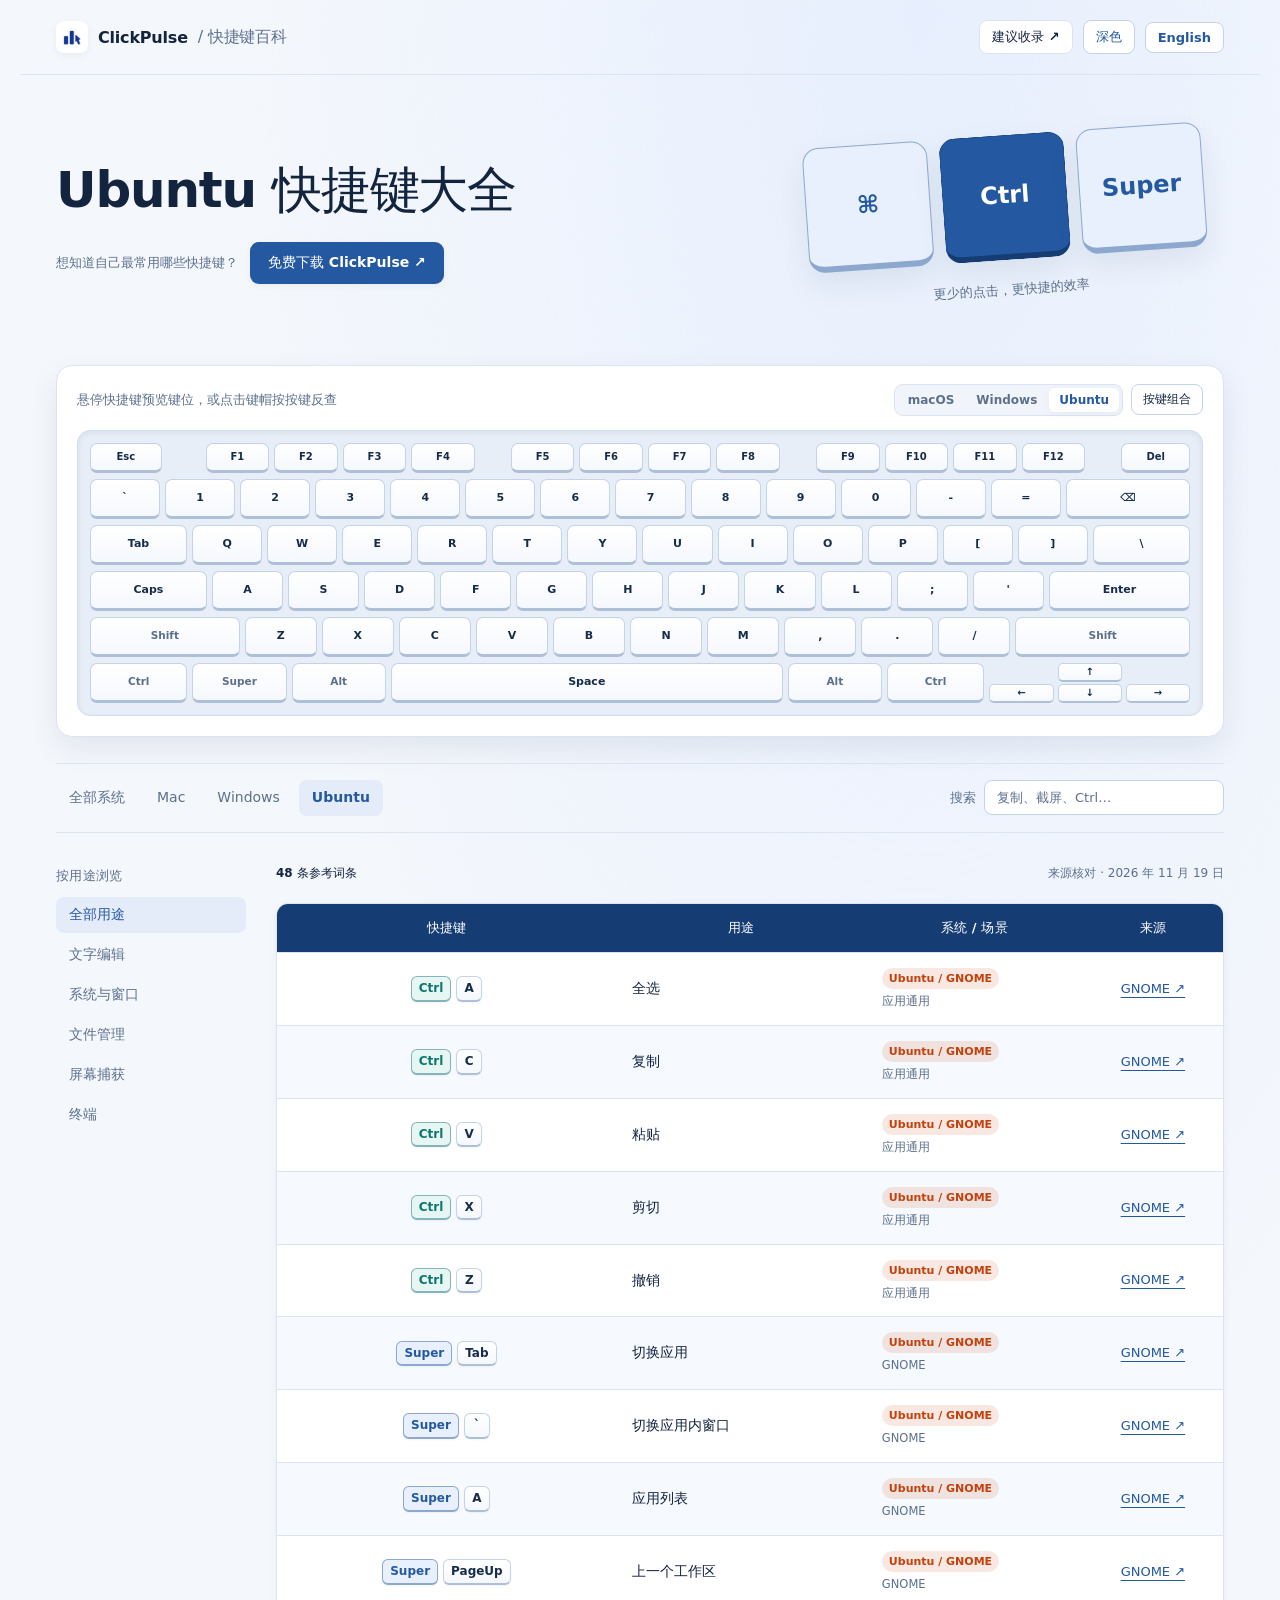
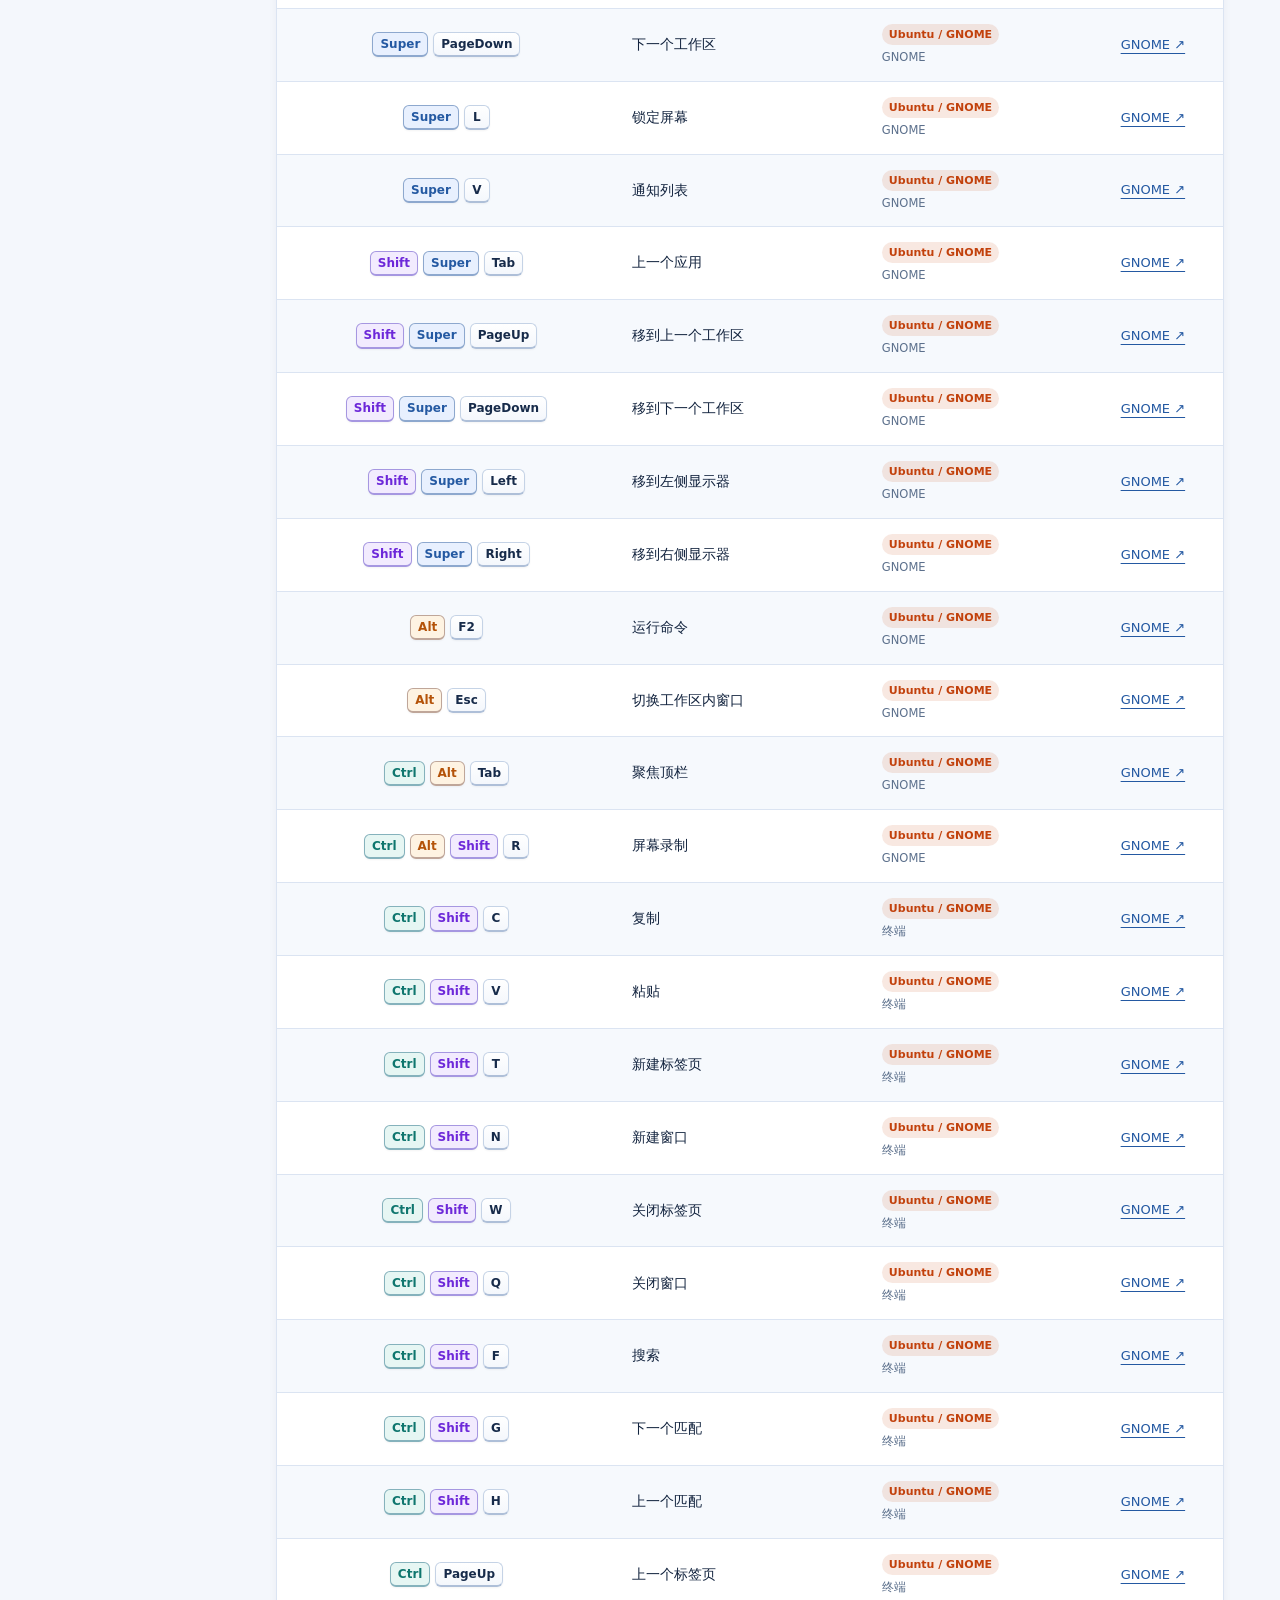
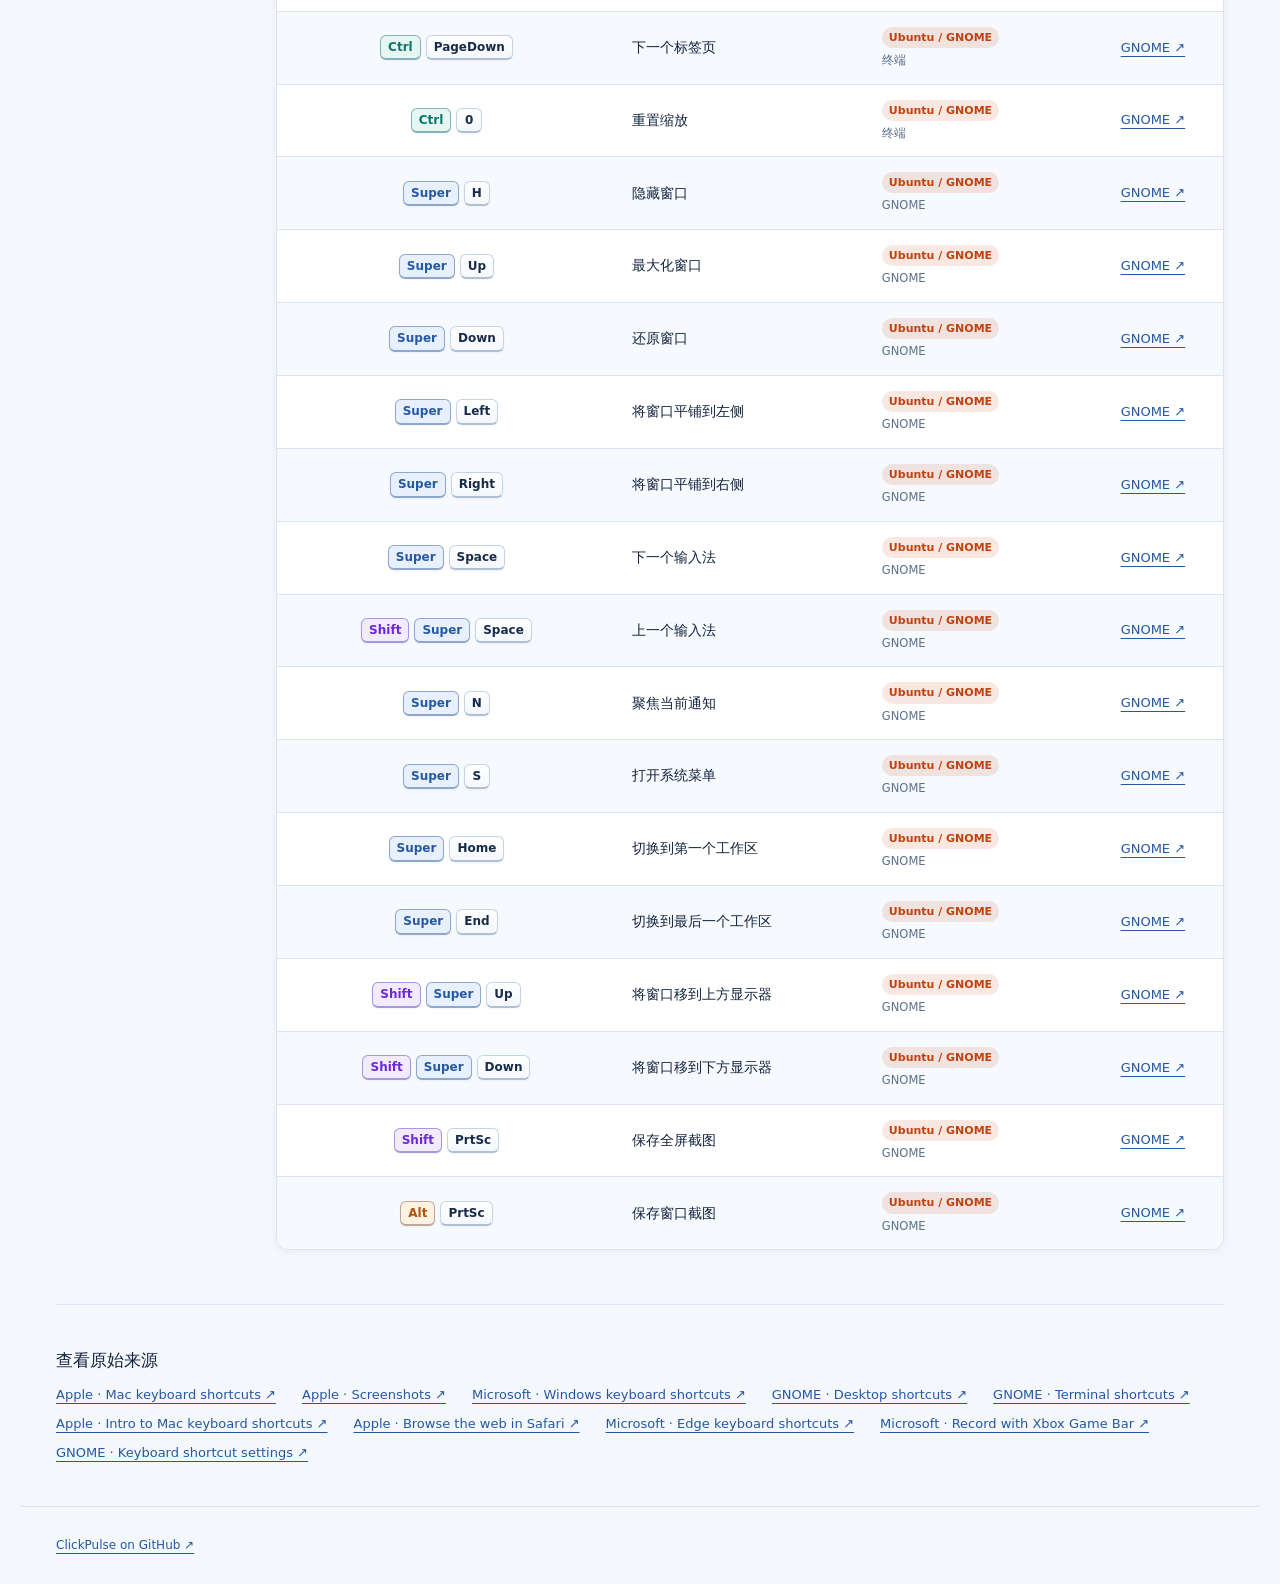
<file: docs/shortcuts/ubuntu/index.html>
<!doctype html>
<html lang="zh-CN"><head><meta charset="utf-8"><meta name="viewport" content="width=device-width,initial-scale=1">
<meta name="description" content="Ubuntu GNOME 快捷键中文大全：桌面导航、窗口管理、截图与终端快捷键，附 GNOME 官方来源。"><link rel="canonical" href="https://endnone.github.io/ClickPulse/ubuntu/">
<meta http-equiv="Content-Security-Policy" content="default-src 'self'; script-src 'self'; style-src 'self'; img-src 'self'; connect-src 'none'; base-uri 'none'; form-action 'none'">
<title data-en="Ubuntu keyboard shortcuts · ClickPulse">Ubuntu 快捷键大全（GNOME，附官方来源）· ClickPulse</title><link rel="stylesheet" href="../style.css"><script defer src="../../../ui/shortcuts-catalog.js"></script><script defer src="../app.js"></script></head>
<body data-page-platform="linux"><header><a class="brand" href="../"><img class="brand-mark" src="../../../assets/clickpulse-mark-blue-transparent-v1-128.png" alt="">ClickPulse <span data-en="/ Shortcut Atlas">/ 快捷键百科</span></a><div class="header-controls"><a class="suggest-link" href="https://github.com/endNone/ClickPulse/issues/new?template=shortcut-suggestion.yml" target="_blank" rel="noopener noreferrer"><span data-en="Suggest ↗">建议收录 ↗</span></a><button data-en="Dark" id="theme-toggle" type="button" data-js hidden>深色</button><button data-en="简体中文" id="language" type="button" data-js hidden>English</button></div></header>
<main><section class="intro"><div><h1 data-en="Ubuntu keyboard shortcuts">Ubuntu 快捷键大全</h1>
<div class="download-callout"><p data-en="Discover your most-used shortcuts.">想知道自己最常用哪些快捷键？</p><a data-en="Download ClickPulse ↗" class="download-button" href="https://github.com/endNone/ClickPulse/releases/latest">免费下载 ClickPulse ↗</a></div></div><div class="intro-keys" aria-hidden="true"><kbd class="mod-meta">⌘</kbd><kbd class="mod-ctrl">Ctrl</kbd><kbd class="mod-meta">Super</kbd><span data-en="Less reaching. More doing.">更少的点击，更快捷的效率</span></div></section>
<section class="keyboard-stage" id="keyboard-stage" aria-label="Interactive keyboard" data-js hidden><div class="kb-bar"><div class="kb-hud" id="kb-hud"><span data-en="Hover any shortcut to preview keys, or click keycaps to filter" class="kb-hint">悬停快捷键预览键位，或点击键帽按按键反查</span></div><div class="kb-actions"><div class="kb-os-switch" id="kb-os" role="group" aria-label="Keyboard layout"><button type="button" data-kb-os="macos" aria-pressed="false">macOS</button><button type="button" data-kb-os="windows" aria-pressed="false">Windows</button><button type="button" data-kb-os="linux" aria-pressed="true">Ubuntu</button></div><button data-en="Press keys" id="kb-capture" type="button" class="kb-capture" aria-pressed="false">按键组合</button><button data-en="Clear keys" id="kb-clear" type="button" class="kb-clear" hidden>清除按键</button></div></div><div class="kb-board" id="atlas-keyboard"></div></section>
<div class="filter-bar"><nav class="systems" aria-label="Operating system"><a data-en="All systems" href="../">全部系统</a><a data-en="Mac" href="../mac/">Mac</a><a data-en="Windows" href="../windows/">Windows</a><a data-en="Ubuntu" href="../ubuntu/" aria-current="page">Ubuntu</a></nav><div class="filter-right"><label class="search" data-js hidden><span data-en="Search">搜索</span><input id="query" type="search" autocomplete="off" spellcheck="false" placeholder="复制、截屏、Ctrl…"></label></div></div>
<div class="directory"><aside><h2 data-en="Browse by purpose">按用途浏览</h2><div id="categories" data-js hidden><button data-en="All purposes" type="button" data-category="" aria-pressed="true">全部用途</button><button data-en="Editing" type="button" data-category="editing" aria-pressed="false">文字编辑</button><button data-en="System &amp; windows" type="button" data-category="system" aria-pressed="false">系统与窗口</button><button data-en="Files" type="button" data-category="files" aria-pressed="false">文件管理</button><button data-en="Screen capture" type="button" data-category="capture" aria-pressed="false">屏幕捕获</button><button data-en="Terminal" type="button" data-category="terminal" aria-pressed="false">终端</button></div></aside>
<section class="entry-section" aria-label="Shortcuts"><div class="results-heading"><p id="count" role="status" aria-live="polite">48 条参考词条</p><span data-en="Sources checked · November 19, 2026">来源核对 · 2026 年 11 月 19 日</span></div><div class="table-scroll" id="table-view"><table id="entries"><thead><tr><th data-en="Shortcut" scope="col">快捷键</th><th data-en="Use" scope="col">用途</th><th data-en="System / Context" scope="col">系统 / 场景</th><th data-en="Source" scope="col">来源</th></tr></thead><tbody><tr id="linux-1-0-apps" data-entry-id="linux-1-0-apps" tabindex="0"><th scope="row"><span class="chord"><kbd class="mod-ctrl">Ctrl</kbd> <kbd>A</kbd></span></th><td><strong data-en="Select all">全选</strong></td><td><span class="entry-system system-linux">Ubuntu / GNOME</span><span data-en="Apps" class="scope">应用通用</span></td><td><a href="https://help.gnome.org/gnome-help/shell-keyboard-shortcuts.html" target="_blank" rel="noopener noreferrer">GNOME ↗</a></td></tr>
<tr id="linux-1-8-apps" data-entry-id="linux-1-8-apps" tabindex="0"><th scope="row"><span class="chord"><kbd class="mod-ctrl">Ctrl</kbd> <kbd>C</kbd></span></th><td><strong data-en="Copy">复制</strong></td><td><span class="entry-system system-linux">Ubuntu / GNOME</span><span data-en="Apps" class="scope">应用通用</span></td><td><a href="https://help.gnome.org/gnome-help/shell-keyboard-shortcuts.html" target="_blank" rel="noopener noreferrer">GNOME ↗</a></td></tr>
<tr id="linux-1-9-apps" data-entry-id="linux-1-9-apps" tabindex="0"><th scope="row"><span class="chord"><kbd class="mod-ctrl">Ctrl</kbd> <kbd>V</kbd></span></th><td><strong data-en="Paste">粘贴</strong></td><td><span class="entry-system system-linux">Ubuntu / GNOME</span><span data-en="Apps" class="scope">应用通用</span></td><td><a href="https://help.gnome.org/gnome-help/shell-keyboard-shortcuts.html" target="_blank" rel="noopener noreferrer">GNOME ↗</a></td></tr>
<tr id="linux-1-7-apps" data-entry-id="linux-1-7-apps" tabindex="0"><th scope="row"><span class="chord"><kbd class="mod-ctrl">Ctrl</kbd> <kbd>X</kbd></span></th><td><strong data-en="Cut">剪切</strong></td><td><span class="entry-system system-linux">Ubuntu / GNOME</span><span data-en="Apps" class="scope">应用通用</span></td><td><a href="https://help.gnome.org/gnome-help/shell-keyboard-shortcuts.html" target="_blank" rel="noopener noreferrer">GNOME ↗</a></td></tr>
<tr id="linux-1-6-apps" data-entry-id="linux-1-6-apps" tabindex="0"><th scope="row"><span class="chord"><kbd class="mod-ctrl">Ctrl</kbd> <kbd>Z</kbd></span></th><td><strong data-en="Undo">撤销</strong></td><td><span class="entry-system system-linux">Ubuntu / GNOME</span><span data-en="Apps" class="scope">应用通用</span></td><td><a href="https://help.gnome.org/gnome-help/shell-keyboard-shortcuts.html" target="_blank" rel="noopener noreferrer">GNOME ↗</a></td></tr>
<tr id="linux-8-48-gnome" data-entry-id="linux-8-48-gnome" tabindex="0"><th scope="row"><span class="chord"><kbd class="mod-meta">Super</kbd> <kbd>Tab</kbd></span></th><td><strong data-en="Switch app">切换应用</strong></td><td><span class="entry-system system-linux">Ubuntu / GNOME</span><span data-en="GNOME" class="scope">GNOME</span></td><td><a href="https://help.gnome.org/gnome-help/shell-keyboard-shortcuts.html" target="_blank" rel="noopener noreferrer">GNOME ↗</a></td></tr>
<tr id="linux-8-50-gnome" data-entry-id="linux-8-50-gnome" tabindex="0"><th scope="row"><span class="chord"><kbd class="mod-meta">Super</kbd> <kbd>`</kbd></span></th><td><strong data-en="Switch app window">切换应用内窗口</strong></td><td><span class="entry-system system-linux">Ubuntu / GNOME</span><span data-en="GNOME" class="scope">GNOME</span></td><td><a href="https://help.gnome.org/gnome-help/shell-keyboard-shortcuts.html" target="_blank" rel="noopener noreferrer">GNOME ↗</a></td></tr>
<tr id="linux-8-0-gnome" data-entry-id="linux-8-0-gnome" tabindex="0"><th scope="row"><span class="chord"><kbd class="mod-meta">Super</kbd> <kbd>A</kbd></span></th><td><strong data-en="App grid">应用列表</strong></td><td><span class="entry-system system-linux">Ubuntu / GNOME</span><span data-en="GNOME" class="scope">GNOME</span></td><td><a href="https://help.gnome.org/gnome-help/shell-keyboard-shortcuts.html" target="_blank" rel="noopener noreferrer">GNOME ↗</a></td></tr>
<tr id="linux-8-116-gnome" data-entry-id="linux-8-116-gnome" tabindex="0"><th scope="row"><span class="chord"><kbd class="mod-meta">Super</kbd> <kbd>PageUp</kbd></span></th><td><strong data-en="Previous workspace">上一个工作区</strong></td><td><span class="entry-system system-linux">Ubuntu / GNOME</span><span data-en="GNOME" class="scope">GNOME</span></td><td><a href="https://help.gnome.org/gnome-help/shell-keyboard-shortcuts.html" target="_blank" rel="noopener noreferrer">GNOME ↗</a></td></tr>
<tr id="linux-8-121-gnome" data-entry-id="linux-8-121-gnome" tabindex="0"><th scope="row"><span class="chord"><kbd class="mod-meta">Super</kbd> <kbd>PageDown</kbd></span></th><td><strong data-en="Next workspace">下一个工作区</strong></td><td><span class="entry-system system-linux">Ubuntu / GNOME</span><span data-en="GNOME" class="scope">GNOME</span></td><td><a href="https://help.gnome.org/gnome-help/shell-keyboard-shortcuts.html" target="_blank" rel="noopener noreferrer">GNOME ↗</a></td></tr>
<tr id="linux-8-37-gnome" data-entry-id="linux-8-37-gnome" tabindex="0"><th scope="row"><span class="chord"><kbd class="mod-meta">Super</kbd> <kbd>L</kbd></span></th><td><strong data-en="Lock screen">锁定屏幕</strong></td><td><span class="entry-system system-linux">Ubuntu / GNOME</span><span data-en="GNOME" class="scope">GNOME</span></td><td><a href="https://help.gnome.org/gnome-help/shell-keyboard-shortcuts.html" target="_blank" rel="noopener noreferrer">GNOME ↗</a></td></tr>
<tr id="linux-8-9-gnome" data-entry-id="linux-8-9-gnome" tabindex="0"><th scope="row"><span class="chord"><kbd class="mod-meta">Super</kbd> <kbd>V</kbd></span></th><td><strong data-en="Notifications">通知列表</strong></td><td><span class="entry-system system-linux">Ubuntu / GNOME</span><span data-en="GNOME" class="scope">GNOME</span></td><td><a href="https://help.gnome.org/gnome-help/shell-keyboard-shortcuts.html" target="_blank" rel="noopener noreferrer">GNOME ↗</a></td></tr>
<tr id="linux-12-48-gnome" data-entry-id="linux-12-48-gnome" tabindex="0"><th scope="row"><span class="chord"><kbd class="mod-shift">Shift</kbd> <kbd class="mod-meta">Super</kbd> <kbd>Tab</kbd></span></th><td><strong data-en="Previous app">上一个应用</strong></td><td><span class="entry-system system-linux">Ubuntu / GNOME</span><span data-en="GNOME" class="scope">GNOME</span></td><td><a href="https://help.gnome.org/gnome-help/shell-keyboard-shortcuts.html" target="_blank" rel="noopener noreferrer">GNOME ↗</a></td></tr>
<tr id="linux-12-116-gnome" data-entry-id="linux-12-116-gnome" tabindex="0"><th scope="row"><span class="chord"><kbd class="mod-shift">Shift</kbd> <kbd class="mod-meta">Super</kbd> <kbd>PageUp</kbd></span></th><td><strong data-en="Move to previous workspace">移到上一个工作区</strong></td><td><span class="entry-system system-linux">Ubuntu / GNOME</span><span data-en="GNOME" class="scope">GNOME</span></td><td><a href="https://help.gnome.org/gnome-help/shell-keyboard-shortcuts.html" target="_blank" rel="noopener noreferrer">GNOME ↗</a></td></tr>
<tr id="linux-12-121-gnome" data-entry-id="linux-12-121-gnome" tabindex="0"><th scope="row"><span class="chord"><kbd class="mod-shift">Shift</kbd> <kbd class="mod-meta">Super</kbd> <kbd>PageDown</kbd></span></th><td><strong data-en="Move to next workspace">移到下一个工作区</strong></td><td><span class="entry-system system-linux">Ubuntu / GNOME</span><span data-en="GNOME" class="scope">GNOME</span></td><td><a href="https://help.gnome.org/gnome-help/shell-keyboard-shortcuts.html" target="_blank" rel="noopener noreferrer">GNOME ↗</a></td></tr>
<tr id="linux-12-123-gnome" data-entry-id="linux-12-123-gnome" tabindex="0"><th scope="row"><span class="chord"><kbd class="mod-shift">Shift</kbd> <kbd class="mod-meta">Super</kbd> <kbd>Left</kbd></span></th><td><strong data-en="Move to left display">移到左侧显示器</strong></td><td><span class="entry-system system-linux">Ubuntu / GNOME</span><span data-en="GNOME" class="scope">GNOME</span></td><td><a href="https://help.gnome.org/gnome-help/shell-keyboard-shortcuts.html" target="_blank" rel="noopener noreferrer">GNOME ↗</a></td></tr>
<tr id="linux-12-124-gnome" data-entry-id="linux-12-124-gnome" tabindex="0"><th scope="row"><span class="chord"><kbd class="mod-shift">Shift</kbd> <kbd class="mod-meta">Super</kbd> <kbd>Right</kbd></span></th><td><strong data-en="Move to right display">移到右侧显示器</strong></td><td><span class="entry-system system-linux">Ubuntu / GNOME</span><span data-en="GNOME" class="scope">GNOME</span></td><td><a href="https://help.gnome.org/gnome-help/shell-keyboard-shortcuts.html" target="_blank" rel="noopener noreferrer">GNOME ↗</a></td></tr>
<tr id="linux-2-120-gnome" data-entry-id="linux-2-120-gnome" tabindex="0"><th scope="row"><span class="chord"><kbd class="mod-alt">Alt</kbd> <kbd>F2</kbd></span></th><td><strong data-en="Run command">运行命令</strong></td><td><span class="entry-system system-linux">Ubuntu / GNOME</span><span data-en="GNOME" class="scope">GNOME</span></td><td><a href="https://help.gnome.org/gnome-help/shell-keyboard-shortcuts.html" target="_blank" rel="noopener noreferrer">GNOME ↗</a></td></tr>
<tr id="linux-2-53-gnome" data-entry-id="linux-2-53-gnome" tabindex="0"><th scope="row"><span class="chord"><kbd class="mod-alt">Alt</kbd> <kbd>Esc</kbd></span></th><td><strong data-en="Cycle workspace windows">切换工作区内窗口</strong></td><td><span class="entry-system system-linux">Ubuntu / GNOME</span><span data-en="GNOME" class="scope">GNOME</span></td><td><a href="https://help.gnome.org/gnome-help/shell-keyboard-shortcuts.html" target="_blank" rel="noopener noreferrer">GNOME ↗</a></td></tr>
<tr id="linux-3-48-gnome" data-entry-id="linux-3-48-gnome" tabindex="0"><th scope="row"><span class="chord"><kbd class="mod-ctrl">Ctrl</kbd> <kbd class="mod-alt">Alt</kbd> <kbd>Tab</kbd></span></th><td><strong data-en="Focus top bar">聚焦顶栏</strong></td><td><span class="entry-system system-linux">Ubuntu / GNOME</span><span data-en="GNOME" class="scope">GNOME</span></td><td><a href="https://help.gnome.org/gnome-help/shell-keyboard-shortcuts.html" target="_blank" rel="noopener noreferrer">GNOME ↗</a></td></tr>
<tr id="linux-7-15-gnome" data-entry-id="linux-7-15-gnome" tabindex="0"><th scope="row"><span class="chord"><kbd class="mod-ctrl">Ctrl</kbd> <kbd class="mod-alt">Alt</kbd> <kbd class="mod-shift">Shift</kbd> <kbd>R</kbd></span></th><td><strong data-en="Screen recording">屏幕录制</strong></td><td><span class="entry-system system-linux">Ubuntu / GNOME</span><span data-en="GNOME" class="scope">GNOME</span></td><td><a href="https://help.gnome.org/gnome-help/shell-keyboard-shortcuts.html" target="_blank" rel="noopener noreferrer">GNOME ↗</a></td></tr>
<tr id="linux-5-8-terminal" data-entry-id="linux-5-8-terminal" tabindex="0"><th scope="row"><span class="chord"><kbd class="mod-ctrl">Ctrl</kbd> <kbd class="mod-shift">Shift</kbd> <kbd>C</kbd></span></th><td><strong data-en="Copy">复制</strong></td><td><span class="entry-system system-linux">Ubuntu / GNOME</span><span data-en="Terminal" class="scope">终端</span></td><td><a href="https://help.gnome.org/gnome-terminal/adv-keyboard-shortcuts.html" target="_blank" rel="noopener noreferrer">GNOME ↗</a></td></tr>
<tr id="linux-5-9-terminal" data-entry-id="linux-5-9-terminal" tabindex="0"><th scope="row"><span class="chord"><kbd class="mod-ctrl">Ctrl</kbd> <kbd class="mod-shift">Shift</kbd> <kbd>V</kbd></span></th><td><strong data-en="Paste">粘贴</strong></td><td><span class="entry-system system-linux">Ubuntu / GNOME</span><span data-en="Terminal" class="scope">终端</span></td><td><a href="https://help.gnome.org/gnome-terminal/adv-keyboard-shortcuts.html" target="_blank" rel="noopener noreferrer">GNOME ↗</a></td></tr>
<tr id="linux-5-17-terminal" data-entry-id="linux-5-17-terminal" tabindex="0"><th scope="row"><span class="chord"><kbd class="mod-ctrl">Ctrl</kbd> <kbd class="mod-shift">Shift</kbd> <kbd>T</kbd></span></th><td><strong data-en="New tab">新建标签页</strong></td><td><span class="entry-system system-linux">Ubuntu / GNOME</span><span data-en="Terminal" class="scope">终端</span></td><td><a href="https://help.gnome.org/gnome-terminal/adv-keyboard-shortcuts.html" target="_blank" rel="noopener noreferrer">GNOME ↗</a></td></tr>
<tr id="linux-5-45-terminal" data-entry-id="linux-5-45-terminal" tabindex="0"><th scope="row"><span class="chord"><kbd class="mod-ctrl">Ctrl</kbd> <kbd class="mod-shift">Shift</kbd> <kbd>N</kbd></span></th><td><strong data-en="New window">新建窗口</strong></td><td><span class="entry-system system-linux">Ubuntu / GNOME</span><span data-en="Terminal" class="scope">终端</span></td><td><a href="https://help.gnome.org/gnome-terminal/adv-keyboard-shortcuts.html" target="_blank" rel="noopener noreferrer">GNOME ↗</a></td></tr>
<tr id="linux-5-13-terminal" data-entry-id="linux-5-13-terminal" tabindex="0"><th scope="row"><span class="chord"><kbd class="mod-ctrl">Ctrl</kbd> <kbd class="mod-shift">Shift</kbd> <kbd>W</kbd></span></th><td><strong data-en="Close tab">关闭标签页</strong></td><td><span class="entry-system system-linux">Ubuntu / GNOME</span><span data-en="Terminal" class="scope">终端</span></td><td><a href="https://help.gnome.org/gnome-terminal/adv-keyboard-shortcuts.html" target="_blank" rel="noopener noreferrer">GNOME ↗</a></td></tr>
<tr id="linux-5-12-terminal" data-entry-id="linux-5-12-terminal" tabindex="0"><th scope="row"><span class="chord"><kbd class="mod-ctrl">Ctrl</kbd> <kbd class="mod-shift">Shift</kbd> <kbd>Q</kbd></span></th><td><strong data-en="Close window">关闭窗口</strong></td><td><span class="entry-system system-linux">Ubuntu / GNOME</span><span data-en="Terminal" class="scope">终端</span></td><td><a href="https://help.gnome.org/gnome-terminal/adv-keyboard-shortcuts.html" target="_blank" rel="noopener noreferrer">GNOME ↗</a></td></tr>
<tr id="linux-5-3-terminal" data-entry-id="linux-5-3-terminal" tabindex="0"><th scope="row"><span class="chord"><kbd class="mod-ctrl">Ctrl</kbd> <kbd class="mod-shift">Shift</kbd> <kbd>F</kbd></span></th><td><strong data-en="Search">搜索</strong></td><td><span class="entry-system system-linux">Ubuntu / GNOME</span><span data-en="Terminal" class="scope">终端</span></td><td><a href="https://help.gnome.org/gnome-terminal/adv-keyboard-shortcuts.html" target="_blank" rel="noopener noreferrer">GNOME ↗</a></td></tr>
<tr id="linux-5-5-terminal" data-entry-id="linux-5-5-terminal" tabindex="0"><th scope="row"><span class="chord"><kbd class="mod-ctrl">Ctrl</kbd> <kbd class="mod-shift">Shift</kbd> <kbd>G</kbd></span></th><td><strong data-en="Next match">下一个匹配</strong></td><td><span class="entry-system system-linux">Ubuntu / GNOME</span><span data-en="Terminal" class="scope">终端</span></td><td><a href="https://help.gnome.org/gnome-terminal/adv-keyboard-shortcuts.html" target="_blank" rel="noopener noreferrer">GNOME ↗</a></td></tr>
<tr id="linux-5-4-terminal" data-entry-id="linux-5-4-terminal" tabindex="0"><th scope="row"><span class="chord"><kbd class="mod-ctrl">Ctrl</kbd> <kbd class="mod-shift">Shift</kbd> <kbd>H</kbd></span></th><td><strong data-en="Previous match">上一个匹配</strong></td><td><span class="entry-system system-linux">Ubuntu / GNOME</span><span data-en="Terminal" class="scope">终端</span></td><td><a href="https://help.gnome.org/gnome-terminal/adv-keyboard-shortcuts.html" target="_blank" rel="noopener noreferrer">GNOME ↗</a></td></tr>
<tr id="linux-1-116-terminal" data-entry-id="linux-1-116-terminal" tabindex="0"><th scope="row"><span class="chord"><kbd class="mod-ctrl">Ctrl</kbd> <kbd>PageUp</kbd></span></th><td><strong data-en="Previous tab">上一个标签页</strong></td><td><span class="entry-system system-linux">Ubuntu / GNOME</span><span data-en="Terminal" class="scope">终端</span></td><td><a href="https://help.gnome.org/gnome-terminal/adv-keyboard-shortcuts.html" target="_blank" rel="noopener noreferrer">GNOME ↗</a></td></tr>
<tr id="linux-1-121-terminal" data-entry-id="linux-1-121-terminal" tabindex="0"><th scope="row"><span class="chord"><kbd class="mod-ctrl">Ctrl</kbd> <kbd>PageDown</kbd></span></th><td><strong data-en="Next tab">下一个标签页</strong></td><td><span class="entry-system system-linux">Ubuntu / GNOME</span><span data-en="Terminal" class="scope">终端</span></td><td><a href="https://help.gnome.org/gnome-terminal/adv-keyboard-shortcuts.html" target="_blank" rel="noopener noreferrer">GNOME ↗</a></td></tr>
<tr id="linux-1-29-terminal" data-entry-id="linux-1-29-terminal" tabindex="0"><th scope="row"><span class="chord"><kbd class="mod-ctrl">Ctrl</kbd> <kbd>0</kbd></span></th><td><strong data-en="Reset zoom">重置缩放</strong></td><td><span class="entry-system system-linux">Ubuntu / GNOME</span><span data-en="Terminal" class="scope">终端</span></td><td><a href="https://help.gnome.org/gnome-terminal/adv-keyboard-shortcuts.html" target="_blank" rel="noopener noreferrer">GNOME ↗</a></td></tr>
<tr id="linux-8-4-gnome" data-entry-id="linux-8-4-gnome" tabindex="0"><th scope="row"><span class="chord"><kbd class="mod-meta">Super</kbd> <kbd>H</kbd></span></th><td><strong data-en="Hide window">隐藏窗口</strong></td><td><span class="entry-system system-linux">Ubuntu / GNOME</span><span data-en="GNOME" class="scope">GNOME</span></td><td><a href="https://help.gnome.org/gnome-help/keyboard-shortcuts-set.html" target="_blank" rel="noopener noreferrer">GNOME ↗</a></td></tr>
<tr id="linux-8-126-gnome" data-entry-id="linux-8-126-gnome" tabindex="0"><th scope="row"><span class="chord"><kbd class="mod-meta">Super</kbd> <kbd>Up</kbd></span></th><td><strong data-en="Maximize window">最大化窗口</strong></td><td><span class="entry-system system-linux">Ubuntu / GNOME</span><span data-en="GNOME" class="scope">GNOME</span></td><td><a href="https://help.gnome.org/gnome-help/keyboard-shortcuts-set.html" target="_blank" rel="noopener noreferrer">GNOME ↗</a></td></tr>
<tr id="linux-8-125-gnome" data-entry-id="linux-8-125-gnome" tabindex="0"><th scope="row"><span class="chord"><kbd class="mod-meta">Super</kbd> <kbd>Down</kbd></span></th><td><strong data-en="Restore window">还原窗口</strong></td><td><span class="entry-system system-linux">Ubuntu / GNOME</span><span data-en="GNOME" class="scope">GNOME</span></td><td><a href="https://help.gnome.org/gnome-help/keyboard-shortcuts-set.html" target="_blank" rel="noopener noreferrer">GNOME ↗</a></td></tr>
<tr id="linux-8-123-gnome" data-entry-id="linux-8-123-gnome" tabindex="0"><th scope="row"><span class="chord"><kbd class="mod-meta">Super</kbd> <kbd>Left</kbd></span></th><td><strong data-en="Tile window to the left">将窗口平铺到左侧</strong></td><td><span class="entry-system system-linux">Ubuntu / GNOME</span><span data-en="GNOME" class="scope">GNOME</span></td><td><a href="https://help.gnome.org/gnome-help/keyboard-shortcuts-set.html" target="_blank" rel="noopener noreferrer">GNOME ↗</a></td></tr>
<tr id="linux-8-124-gnome" data-entry-id="linux-8-124-gnome" tabindex="0"><th scope="row"><span class="chord"><kbd class="mod-meta">Super</kbd> <kbd>Right</kbd></span></th><td><strong data-en="Tile window to the right">将窗口平铺到右侧</strong></td><td><span class="entry-system system-linux">Ubuntu / GNOME</span><span data-en="GNOME" class="scope">GNOME</span></td><td><a href="https://help.gnome.org/gnome-help/keyboard-shortcuts-set.html" target="_blank" rel="noopener noreferrer">GNOME ↗</a></td></tr>
<tr id="linux-8-49-gnome" data-entry-id="linux-8-49-gnome" tabindex="0"><th scope="row"><span class="chord"><kbd class="mod-meta">Super</kbd> <kbd>Space</kbd></span></th><td><strong data-en="Next input source">下一个输入法</strong></td><td><span class="entry-system system-linux">Ubuntu / GNOME</span><span data-en="GNOME" class="scope">GNOME</span></td><td><a href="https://help.gnome.org/gnome-help/keyboard-shortcuts-set.html" target="_blank" rel="noopener noreferrer">GNOME ↗</a></td></tr>
<tr id="linux-12-49-gnome" data-entry-id="linux-12-49-gnome" tabindex="0"><th scope="row"><span class="chord"><kbd class="mod-shift">Shift</kbd> <kbd class="mod-meta">Super</kbd> <kbd>Space</kbd></span></th><td><strong data-en="Previous input source">上一个输入法</strong></td><td><span class="entry-system system-linux">Ubuntu / GNOME</span><span data-en="GNOME" class="scope">GNOME</span></td><td><a href="https://help.gnome.org/gnome-help/keyboard-shortcuts-set.html" target="_blank" rel="noopener noreferrer">GNOME ↗</a></td></tr>
<tr id="linux-8-45-gnome" data-entry-id="linux-8-45-gnome" tabindex="0"><th scope="row"><span class="chord"><kbd class="mod-meta">Super</kbd> <kbd>N</kbd></span></th><td><strong data-en="Focus active notification">聚焦当前通知</strong></td><td><span class="entry-system system-linux">Ubuntu / GNOME</span><span data-en="GNOME" class="scope">GNOME</span></td><td><a href="https://help.gnome.org/gnome-help/keyboard-shortcuts-set.html" target="_blank" rel="noopener noreferrer">GNOME ↗</a></td></tr>
<tr id="linux-8-1-gnome" data-entry-id="linux-8-1-gnome" tabindex="0"><th scope="row"><span class="chord"><kbd class="mod-meta">Super</kbd> <kbd>S</kbd></span></th><td><strong data-en="Open system menu">打开系统菜单</strong></td><td><span class="entry-system system-linux">Ubuntu / GNOME</span><span data-en="GNOME" class="scope">GNOME</span></td><td><a href="https://help.gnome.org/gnome-help/keyboard-shortcuts-set.html" target="_blank" rel="noopener noreferrer">GNOME ↗</a></td></tr>
<tr id="linux-8-115-gnome" data-entry-id="linux-8-115-gnome" tabindex="0"><th scope="row"><span class="chord"><kbd class="mod-meta">Super</kbd> <kbd>Home</kbd></span></th><td><strong data-en="Go to first workspace">切换到第一个工作区</strong></td><td><span class="entry-system system-linux">Ubuntu / GNOME</span><span data-en="GNOME" class="scope">GNOME</span></td><td><a href="https://help.gnome.org/gnome-help/keyboard-shortcuts-set.html" target="_blank" rel="noopener noreferrer">GNOME ↗</a></td></tr>
<tr id="linux-8-119-gnome" data-entry-id="linux-8-119-gnome" tabindex="0"><th scope="row"><span class="chord"><kbd class="mod-meta">Super</kbd> <kbd>End</kbd></span></th><td><strong data-en="Go to last workspace">切换到最后一个工作区</strong></td><td><span class="entry-system system-linux">Ubuntu / GNOME</span><span data-en="GNOME" class="scope">GNOME</span></td><td><a href="https://help.gnome.org/gnome-help/keyboard-shortcuts-set.html" target="_blank" rel="noopener noreferrer">GNOME ↗</a></td></tr>
<tr id="linux-12-126-gnome" data-entry-id="linux-12-126-gnome" tabindex="0"><th scope="row"><span class="chord"><kbd class="mod-shift">Shift</kbd> <kbd class="mod-meta">Super</kbd> <kbd>Up</kbd></span></th><td><strong data-en="Move window to monitor above">将窗口移到上方显示器</strong></td><td><span class="entry-system system-linux">Ubuntu / GNOME</span><span data-en="GNOME" class="scope">GNOME</span></td><td><a href="https://help.gnome.org/gnome-help/keyboard-shortcuts-set.html" target="_blank" rel="noopener noreferrer">GNOME ↗</a></td></tr>
<tr id="linux-12-125-gnome" data-entry-id="linux-12-125-gnome" tabindex="0"><th scope="row"><span class="chord"><kbd class="mod-shift">Shift</kbd> <kbd class="mod-meta">Super</kbd> <kbd>Down</kbd></span></th><td><strong data-en="Move window to monitor below">将窗口移到下方显示器</strong></td><td><span class="entry-system system-linux">Ubuntu / GNOME</span><span data-en="GNOME" class="scope">GNOME</span></td><td><a href="https://help.gnome.org/gnome-help/keyboard-shortcuts-set.html" target="_blank" rel="noopener noreferrer">GNOME ↗</a></td></tr>
<tr id="linux-4-65847-gnome" data-entry-id="linux-4-65847-gnome" tabindex="0"><th scope="row"><span class="chord"><kbd class="mod-shift">Shift</kbd> <kbd>PrtSc</kbd></span></th><td><strong data-en="Save full-screen screenshot">保存全屏截图</strong></td><td><span class="entry-system system-linux">Ubuntu / GNOME</span><span data-en="GNOME" class="scope">GNOME</span></td><td><a href="https://help.gnome.org/gnome-help/keyboard-shortcuts-set.html" target="_blank" rel="noopener noreferrer">GNOME ↗</a></td></tr>
<tr id="linux-2-65847-gnome" data-entry-id="linux-2-65847-gnome" tabindex="0"><th scope="row"><span class="chord"><kbd class="mod-alt">Alt</kbd> <kbd>PrtSc</kbd></span></th><td><strong data-en="Save window screenshot">保存窗口截图</strong></td><td><span class="entry-system system-linux">Ubuntu / GNOME</span><span data-en="GNOME" class="scope">GNOME</span></td><td><a href="https://help.gnome.org/gnome-help/keyboard-shortcuts-set.html" target="_blank" rel="noopener noreferrer">GNOME ↗</a></td></tr></tbody></table></div><p data-en="No matching entries" id="empty" class="empty" hidden>没有匹配的词条</p><noscript>下表可直接阅读；启用 JavaScript 后可搜索、筛选、体验交互键盘及切换英文。</noscript></section></div>
<section class="sources"><h2 data-en="Follow the sources">查看原始来源</h2><div><a href="https://support.apple.com/en-us/102650" target="_blank" rel="noopener noreferrer">Apple · Mac keyboard shortcuts ↗</a><a href="https://support.apple.com/en-us/102646" target="_blank" rel="noopener noreferrer">Apple · Screenshots ↗</a><a href="https://support.microsoft.com/en-us/accessibility/windows/keyboard-shortcuts-in-windows" target="_blank" rel="noopener noreferrer">Microsoft · Windows keyboard shortcuts ↗</a><a href="https://help.gnome.org/gnome-help/shell-keyboard-shortcuts.html" target="_blank" rel="noopener noreferrer">GNOME · Desktop shortcuts ↗</a><a href="https://help.gnome.org/gnome-terminal/adv-keyboard-shortcuts.html" target="_blank" rel="noopener noreferrer">GNOME · Terminal shortcuts ↗</a><a href="https://support.apple.com/guide/mac-help/intro-to-mac-keyboard-shortcuts-mchld6b9e240/mac" target="_blank" rel="noopener noreferrer">Apple · Intro to Mac keyboard shortcuts ↗</a><a href="https://support.apple.com/guide/mac-help/browse-the-web-mchlgtd_web01/mac" target="_blank" rel="noopener noreferrer">Apple · Browse the web in Safari ↗</a><a href="https://support.microsoft.com/en-us/edge/keyboard-shortcuts-in-microsoft-edge" target="_blank" rel="noopener noreferrer">Microsoft · Edge keyboard shortcuts ↗</a><a href="https://support.microsoft.com/en-us/accessibility/windows/use-a-screen-reader-to-record-your-screen-with-xbox-game-bar" target="_blank" rel="noopener noreferrer">Microsoft · Record with Xbox Game Bar ↗</a><a href="https://help.gnome.org/gnome-help/keyboard-shortcuts-set.html" target="_blank" rel="noopener noreferrer">GNOME · Keyboard shortcut settings ↗</a></div></section></main><footer><a href="https://github.com/endNone/ClickPulse">ClickPulse on GitHub ↗</a></footer><div id="atlas-toast" class="atlas-toast" role="status" aria-live="polite" hidden></div></body></html>
</file>
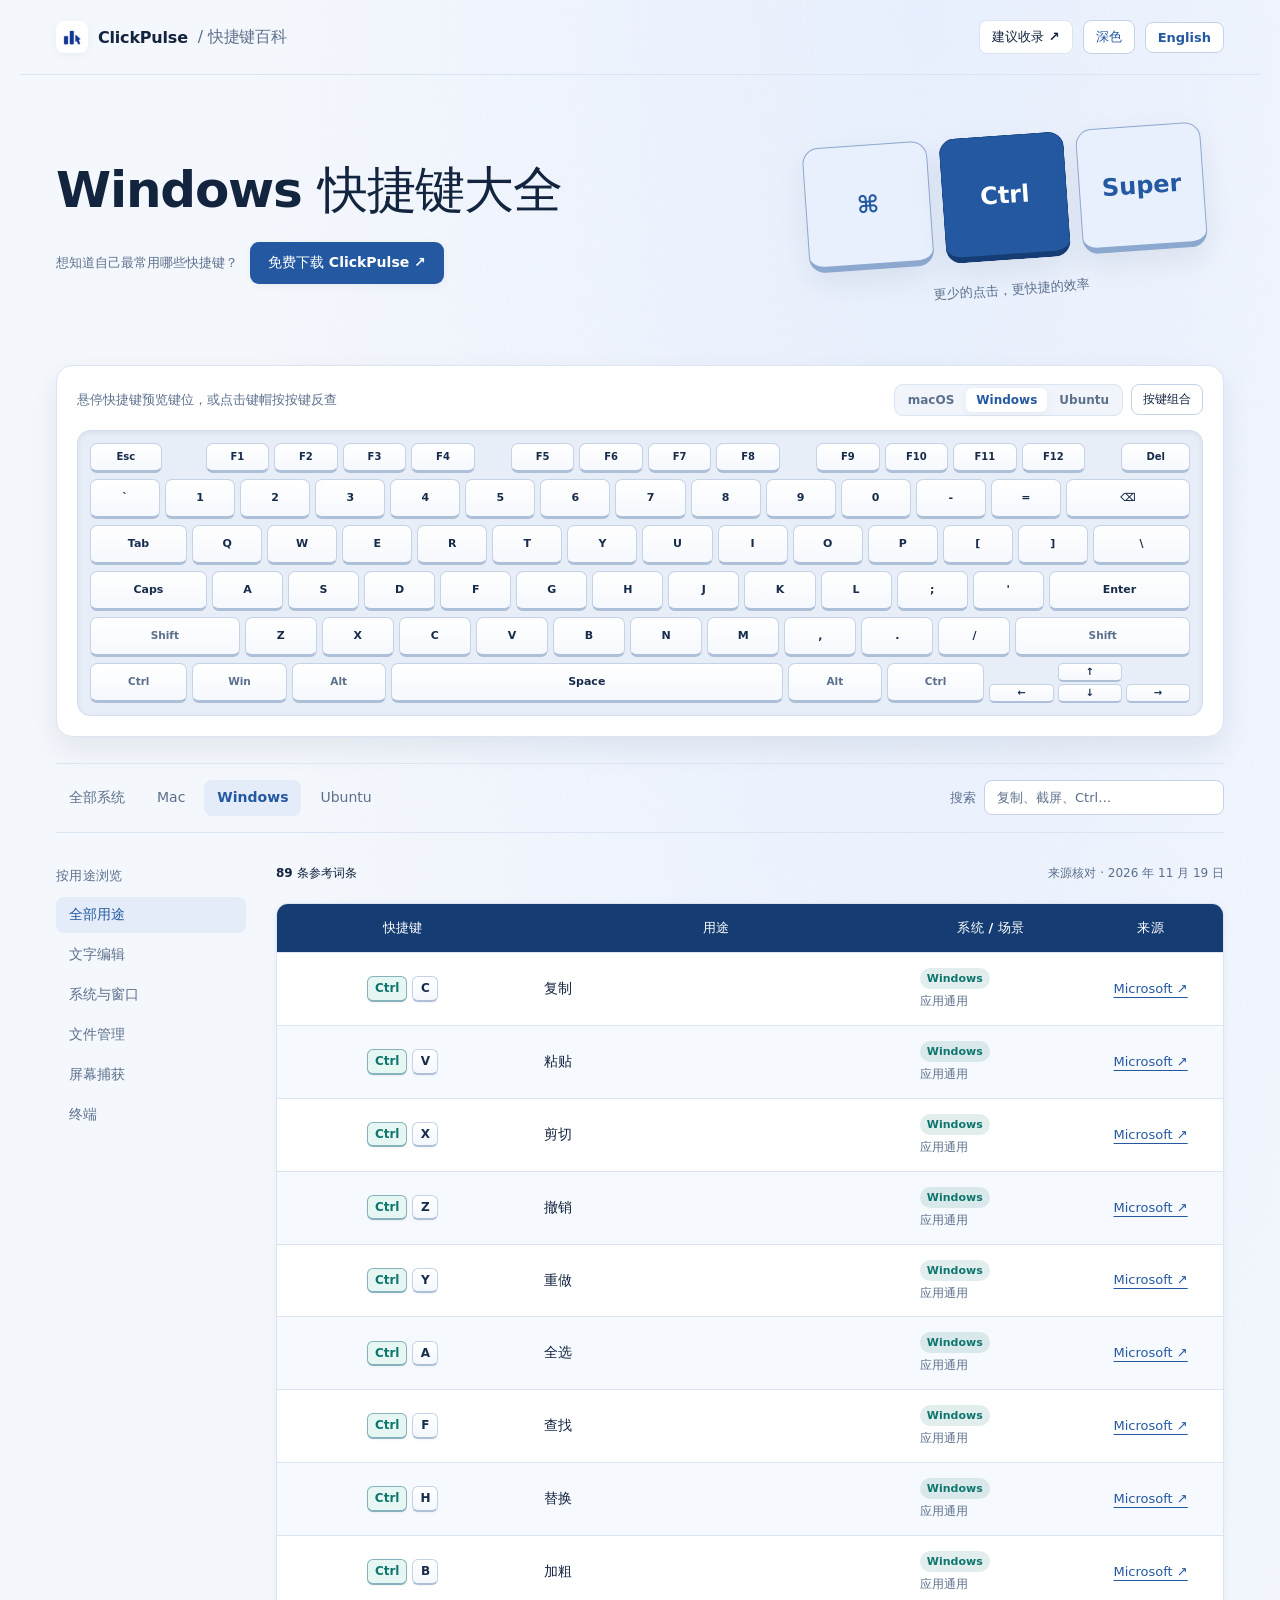
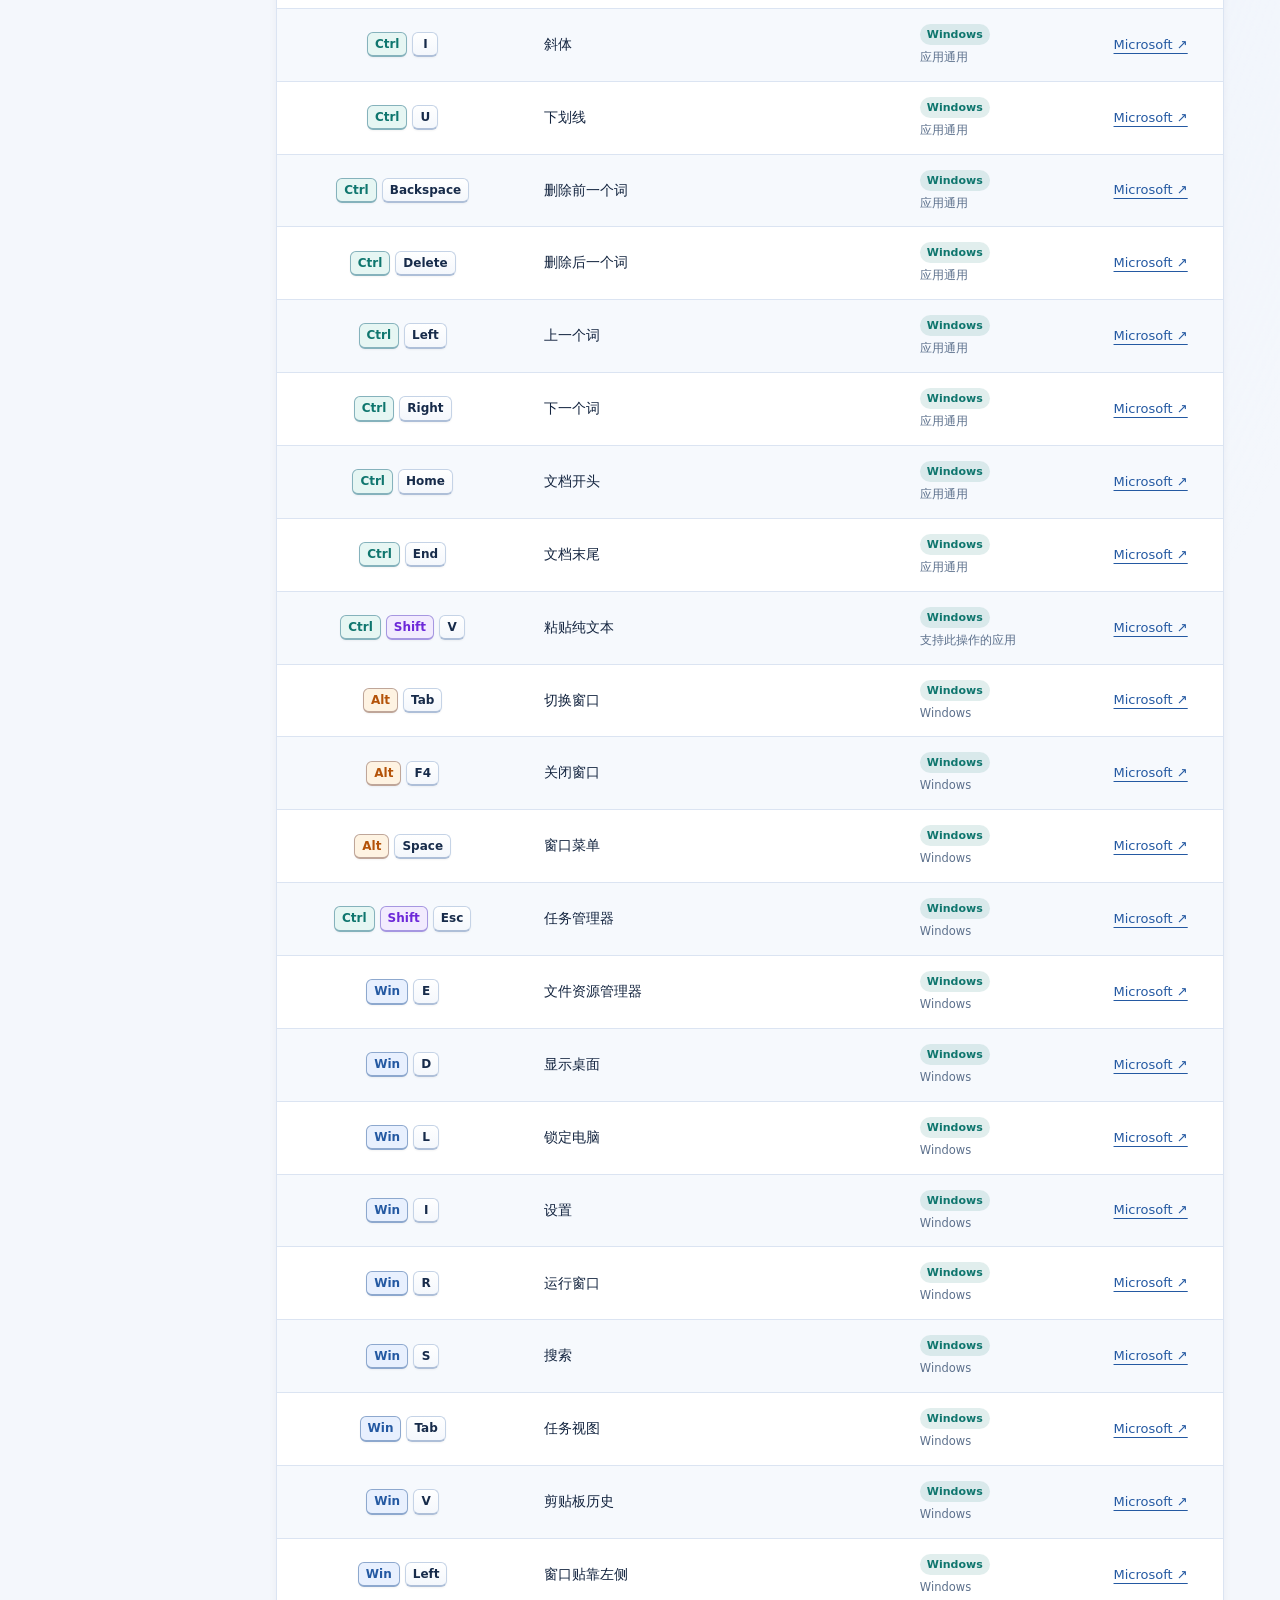
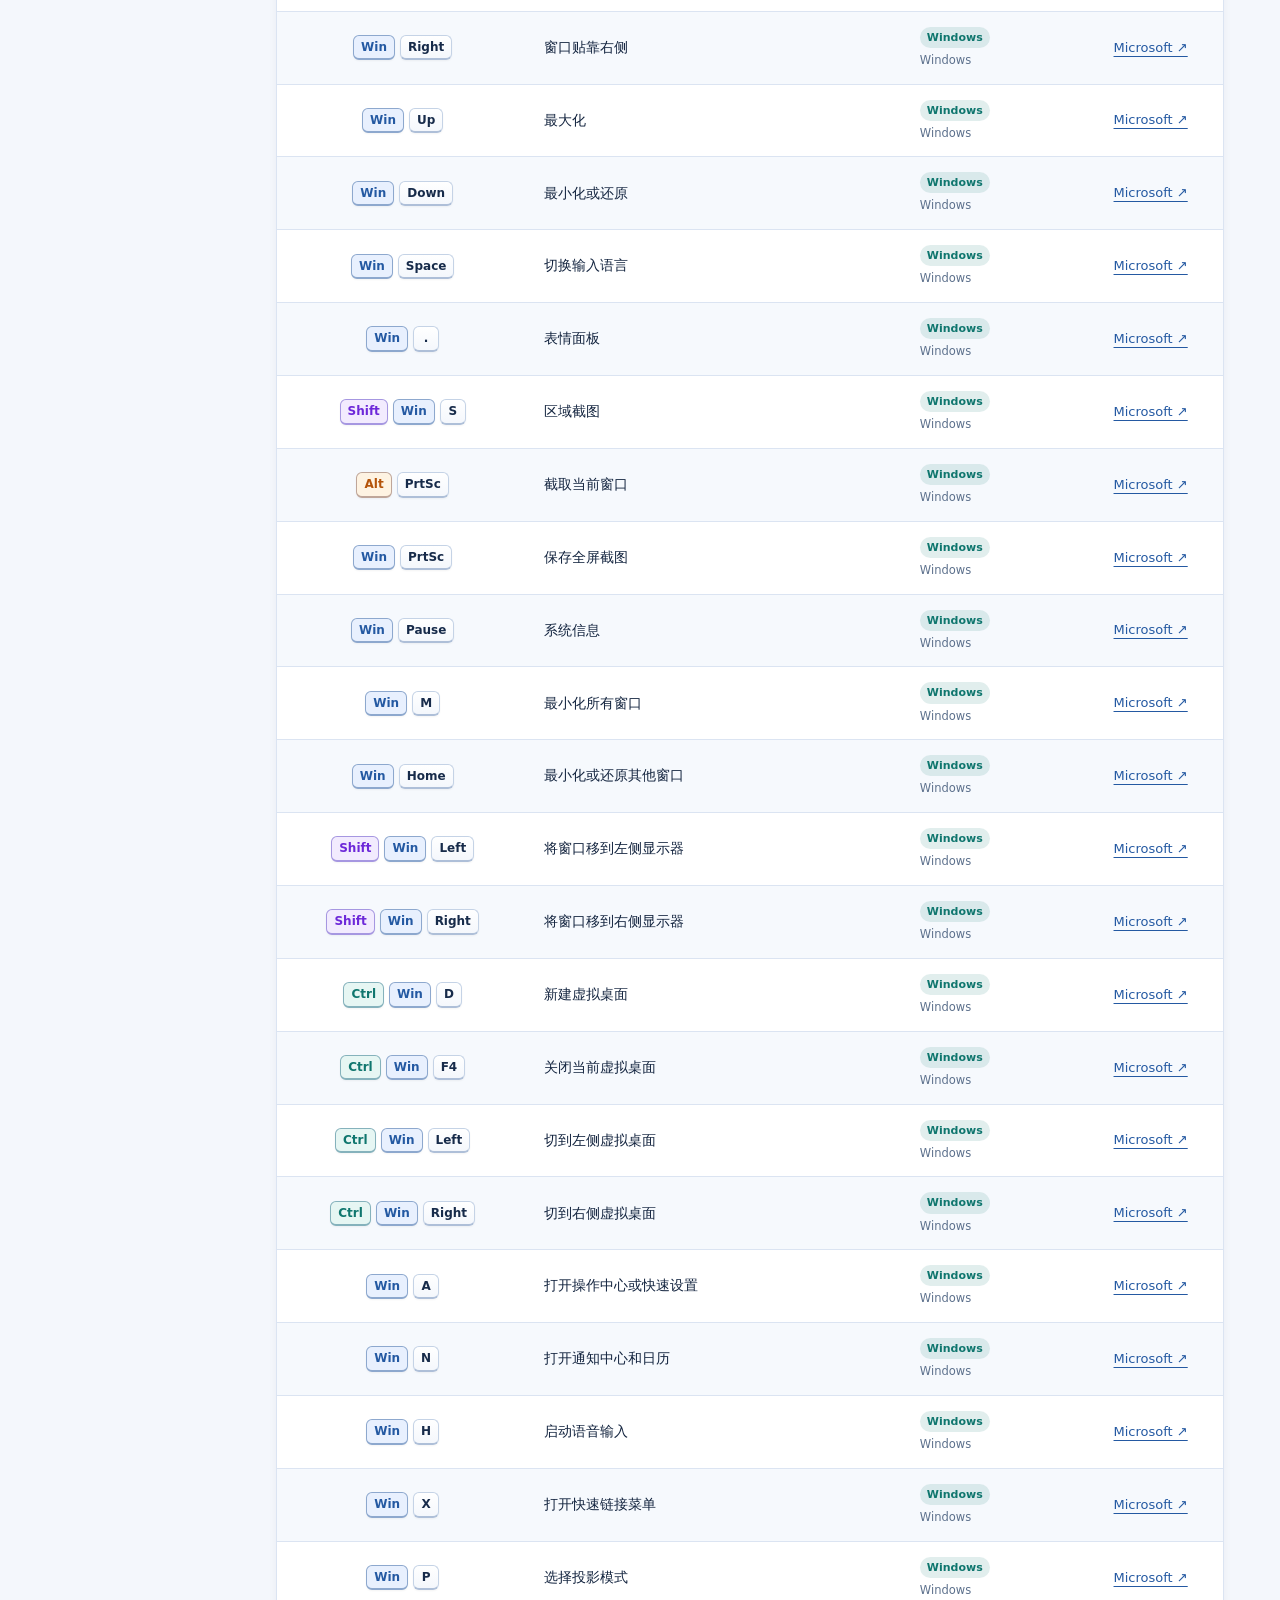
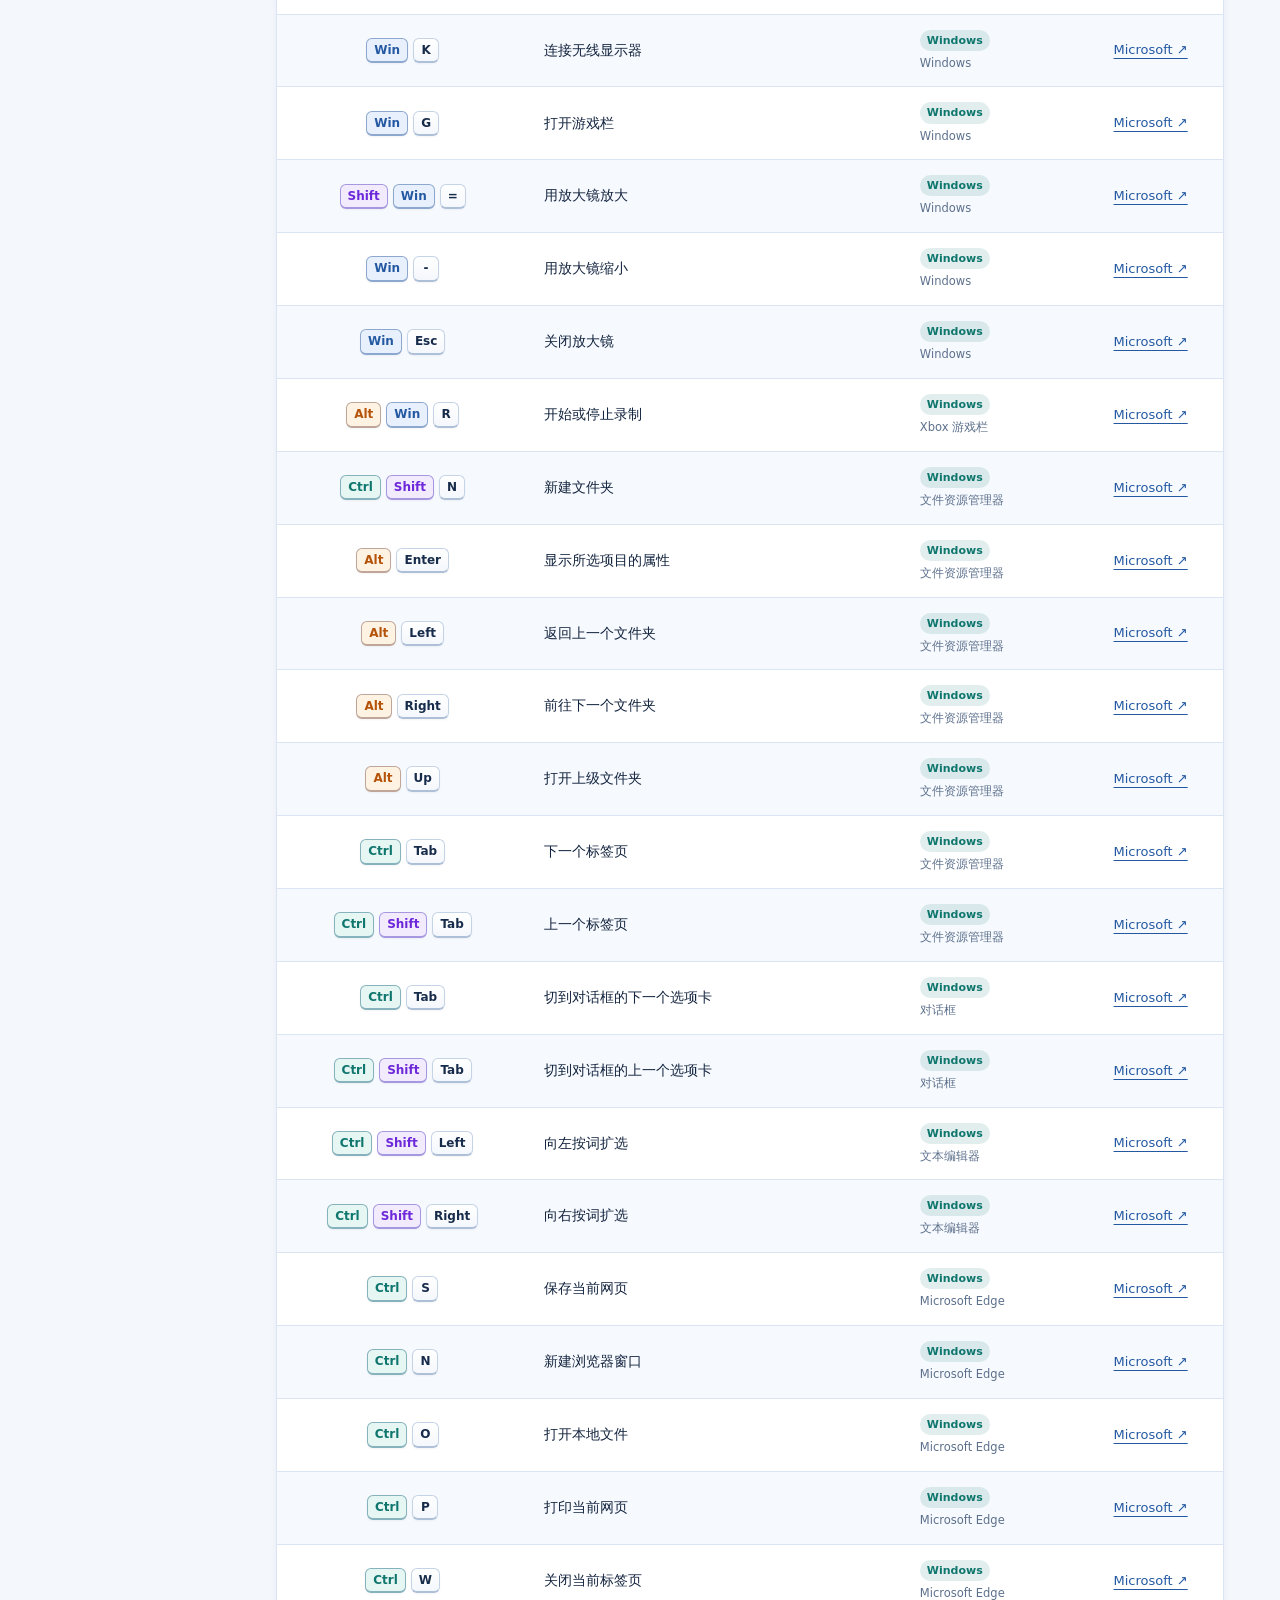
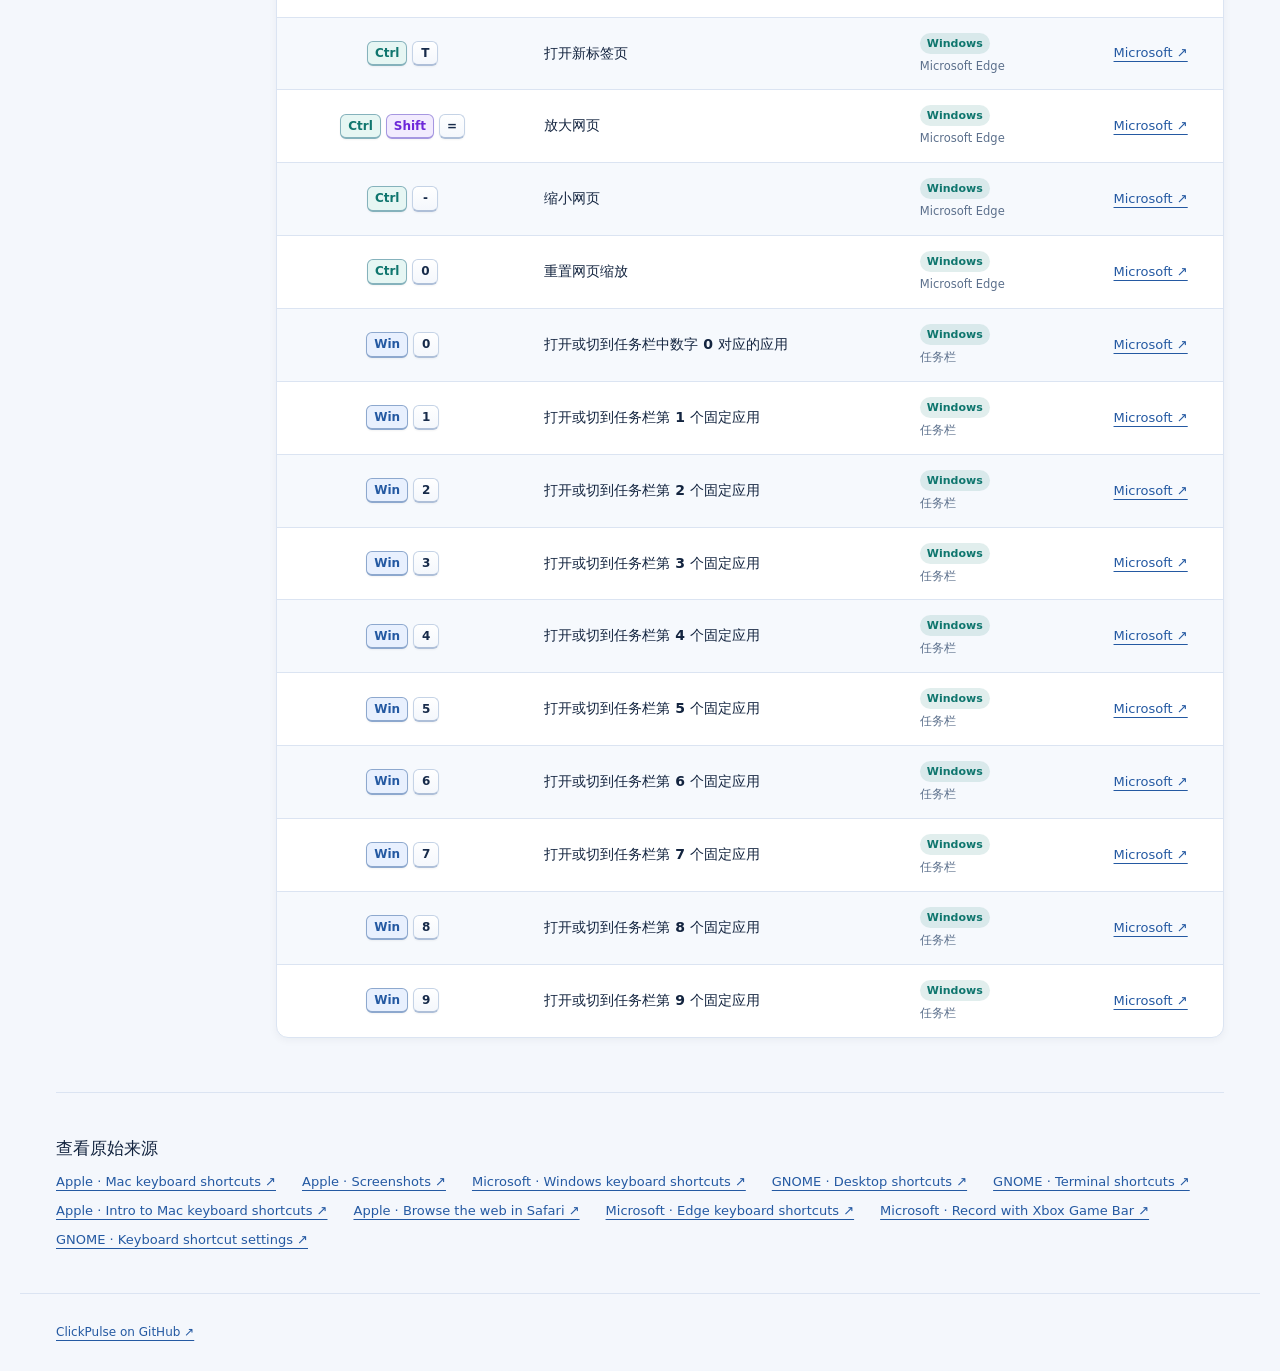
<file: docs/shortcuts/windows/index.html>
<!doctype html>
<html lang="zh-CN"><head><meta charset="utf-8"><meta name="viewport" content="width=device-width,initial-scale=1">
<meta name="description" content="Windows 快捷键中文大全：文字编辑、窗口管理、文件操作与截图快捷键，附 Microsoft 官方来源和适用场景。"><link rel="canonical" href="https://endnone.github.io/ClickPulse/windows/">
<meta http-equiv="Content-Security-Policy" content="default-src 'self'; script-src 'self'; style-src 'self'; img-src 'self'; connect-src 'none'; base-uri 'none'; form-action 'none'">
<title data-en="Windows keyboard shortcuts · ClickPulse">Windows 快捷键大全（附官方来源）· ClickPulse</title><link rel="stylesheet" href="../style.css"><script defer src="../../../ui/shortcuts-catalog.js"></script><script defer src="../app.js"></script></head>
<body data-page-platform="windows"><header><a class="brand" href="../"><img class="brand-mark" src="../../../assets/clickpulse-mark-blue-transparent-v1-128.png" alt="">ClickPulse <span data-en="/ Shortcut Atlas">/ 快捷键百科</span></a><div class="header-controls"><a class="suggest-link" href="https://github.com/endNone/ClickPulse/issues/new?template=shortcut-suggestion.yml" target="_blank" rel="noopener noreferrer"><span data-en="Suggest ↗">建议收录 ↗</span></a><button data-en="Dark" id="theme-toggle" type="button" data-js hidden>深色</button><button data-en="简体中文" id="language" type="button" data-js hidden>English</button></div></header>
<main><section class="intro"><div><h1 data-en="Windows keyboard shortcuts">Windows 快捷键大全</h1>
<div class="download-callout"><p data-en="Discover your most-used shortcuts.">想知道自己最常用哪些快捷键？</p><a data-en="Download ClickPulse ↗" class="download-button" href="https://github.com/endNone/ClickPulse/releases/latest">免费下载 ClickPulse ↗</a></div></div><div class="intro-keys" aria-hidden="true"><kbd class="mod-meta">⌘</kbd><kbd class="mod-ctrl">Ctrl</kbd><kbd class="mod-meta">Super</kbd><span data-en="Less reaching. More doing.">更少的点击，更快捷的效率</span></div></section>
<section class="keyboard-stage" id="keyboard-stage" aria-label="Interactive keyboard" data-js hidden><div class="kb-bar"><div class="kb-hud" id="kb-hud"><span data-en="Hover any shortcut to preview keys, or click keycaps to filter" class="kb-hint">悬停快捷键预览键位，或点击键帽按按键反查</span></div><div class="kb-actions"><div class="kb-os-switch" id="kb-os" role="group" aria-label="Keyboard layout"><button type="button" data-kb-os="macos" aria-pressed="false">macOS</button><button type="button" data-kb-os="windows" aria-pressed="true">Windows</button><button type="button" data-kb-os="linux" aria-pressed="false">Ubuntu</button></div><button data-en="Press keys" id="kb-capture" type="button" class="kb-capture" aria-pressed="false">按键组合</button><button data-en="Clear keys" id="kb-clear" type="button" class="kb-clear" hidden>清除按键</button></div></div><div class="kb-board" id="atlas-keyboard"></div></section>
<div class="filter-bar"><nav class="systems" aria-label="Operating system"><a data-en="All systems" href="../">全部系统</a><a data-en="Mac" href="../mac/">Mac</a><a data-en="Windows" href="../windows/" aria-current="page">Windows</a><a data-en="Ubuntu" href="../ubuntu/">Ubuntu</a></nav><div class="filter-right"><label class="search" data-js hidden><span data-en="Search">搜索</span><input id="query" type="search" autocomplete="off" spellcheck="false" placeholder="复制、截屏、Ctrl…"></label></div></div>
<div class="directory"><aside><h2 data-en="Browse by purpose">按用途浏览</h2><div id="categories" data-js hidden><button data-en="All purposes" type="button" data-category="" aria-pressed="true">全部用途</button><button data-en="Editing" type="button" data-category="editing" aria-pressed="false">文字编辑</button><button data-en="System &amp; windows" type="button" data-category="system" aria-pressed="false">系统与窗口</button><button data-en="Files" type="button" data-category="files" aria-pressed="false">文件管理</button><button data-en="Screen capture" type="button" data-category="capture" aria-pressed="false">屏幕捕获</button><button data-en="Terminal" type="button" data-category="terminal" aria-pressed="false">终端</button></div></aside>
<section class="entry-section" aria-label="Shortcuts"><div class="results-heading"><p id="count" role="status" aria-live="polite">89 条参考词条</p><span data-en="Sources checked · November 19, 2026">来源核对 · 2026 年 11 月 19 日</span></div><div class="table-scroll" id="table-view"><table id="entries"><thead><tr><th data-en="Shortcut" scope="col">快捷键</th><th data-en="Use" scope="col">用途</th><th data-en="System / Context" scope="col">系统 / 场景</th><th data-en="Source" scope="col">来源</th></tr></thead><tbody><tr id="windows-1-8-apps" data-entry-id="windows-1-8-apps" tabindex="0"><th scope="row"><span class="chord"><kbd class="mod-ctrl">Ctrl</kbd> <kbd>C</kbd></span></th><td><strong data-en="Copy">复制</strong></td><td><span class="entry-system system-windows">Windows</span><span data-en="Apps" class="scope">应用通用</span></td><td><a href="https://support.microsoft.com/en-us/accessibility/windows/keyboard-shortcuts-in-windows" target="_blank" rel="noopener noreferrer">Microsoft ↗</a></td></tr>
<tr id="windows-1-9-apps" data-entry-id="windows-1-9-apps" tabindex="0"><th scope="row"><span class="chord"><kbd class="mod-ctrl">Ctrl</kbd> <kbd>V</kbd></span></th><td><strong data-en="Paste">粘贴</strong></td><td><span class="entry-system system-windows">Windows</span><span data-en="Apps" class="scope">应用通用</span></td><td><a href="https://support.microsoft.com/en-us/accessibility/windows/keyboard-shortcuts-in-windows" target="_blank" rel="noopener noreferrer">Microsoft ↗</a></td></tr>
<tr id="windows-1-7-apps" data-entry-id="windows-1-7-apps" tabindex="0"><th scope="row"><span class="chord"><kbd class="mod-ctrl">Ctrl</kbd> <kbd>X</kbd></span></th><td><strong data-en="Cut">剪切</strong></td><td><span class="entry-system system-windows">Windows</span><span data-en="Apps" class="scope">应用通用</span></td><td><a href="https://support.microsoft.com/en-us/accessibility/windows/keyboard-shortcuts-in-windows" target="_blank" rel="noopener noreferrer">Microsoft ↗</a></td></tr>
<tr id="windows-1-6-apps" data-entry-id="windows-1-6-apps" tabindex="0"><th scope="row"><span class="chord"><kbd class="mod-ctrl">Ctrl</kbd> <kbd>Z</kbd></span></th><td><strong data-en="Undo">撤销</strong></td><td><span class="entry-system system-windows">Windows</span><span data-en="Apps" class="scope">应用通用</span></td><td><a href="https://support.microsoft.com/en-us/accessibility/windows/keyboard-shortcuts-in-windows" target="_blank" rel="noopener noreferrer">Microsoft ↗</a></td></tr>
<tr id="windows-1-16-apps" data-entry-id="windows-1-16-apps" tabindex="0"><th scope="row"><span class="chord"><kbd class="mod-ctrl">Ctrl</kbd> <kbd>Y</kbd></span></th><td><strong data-en="Redo">重做</strong></td><td><span class="entry-system system-windows">Windows</span><span data-en="Apps" class="scope">应用通用</span></td><td><a href="https://support.microsoft.com/en-us/accessibility/windows/keyboard-shortcuts-in-windows" target="_blank" rel="noopener noreferrer">Microsoft ↗</a></td></tr>
<tr id="windows-1-0-apps" data-entry-id="windows-1-0-apps" tabindex="0"><th scope="row"><span class="chord"><kbd class="mod-ctrl">Ctrl</kbd> <kbd>A</kbd></span></th><td><strong data-en="Select all">全选</strong></td><td><span class="entry-system system-windows">Windows</span><span data-en="Apps" class="scope">应用通用</span></td><td><a href="https://support.microsoft.com/en-us/accessibility/windows/keyboard-shortcuts-in-windows" target="_blank" rel="noopener noreferrer">Microsoft ↗</a></td></tr>
<tr id="windows-1-3-apps" data-entry-id="windows-1-3-apps" tabindex="0"><th scope="row"><span class="chord"><kbd class="mod-ctrl">Ctrl</kbd> <kbd>F</kbd></span></th><td><strong data-en="Find">查找</strong></td><td><span class="entry-system system-windows">Windows</span><span data-en="Apps" class="scope">应用通用</span></td><td><a href="https://support.microsoft.com/en-us/accessibility/windows/keyboard-shortcuts-in-windows" target="_blank" rel="noopener noreferrer">Microsoft ↗</a></td></tr>
<tr id="windows-1-4-apps" data-entry-id="windows-1-4-apps" tabindex="0"><th scope="row"><span class="chord"><kbd class="mod-ctrl">Ctrl</kbd> <kbd>H</kbd></span></th><td><strong data-en="Replace">替换</strong></td><td><span class="entry-system system-windows">Windows</span><span data-en="Apps" class="scope">应用通用</span></td><td><a href="https://support.microsoft.com/en-us/accessibility/windows/keyboard-shortcuts-in-windows" target="_blank" rel="noopener noreferrer">Microsoft ↗</a></td></tr>
<tr id="windows-1-11-apps" data-entry-id="windows-1-11-apps" tabindex="0"><th scope="row"><span class="chord"><kbd class="mod-ctrl">Ctrl</kbd> <kbd>B</kbd></span></th><td><strong data-en="Bold">加粗</strong></td><td><span class="entry-system system-windows">Windows</span><span data-en="Apps" class="scope">应用通用</span></td><td><a href="https://support.microsoft.com/en-us/accessibility/windows/keyboard-shortcuts-in-windows" target="_blank" rel="noopener noreferrer">Microsoft ↗</a></td></tr>
<tr id="windows-1-34-apps" data-entry-id="windows-1-34-apps" tabindex="0"><th scope="row"><span class="chord"><kbd class="mod-ctrl">Ctrl</kbd> <kbd>I</kbd></span></th><td><strong data-en="Italic">斜体</strong></td><td><span class="entry-system system-windows">Windows</span><span data-en="Apps" class="scope">应用通用</span></td><td><a href="https://support.microsoft.com/en-us/accessibility/windows/keyboard-shortcuts-in-windows" target="_blank" rel="noopener noreferrer">Microsoft ↗</a></td></tr>
<tr id="windows-1-32-apps" data-entry-id="windows-1-32-apps" tabindex="0"><th scope="row"><span class="chord"><kbd class="mod-ctrl">Ctrl</kbd> <kbd>U</kbd></span></th><td><strong data-en="Underline">下划线</strong></td><td><span class="entry-system system-windows">Windows</span><span data-en="Apps" class="scope">应用通用</span></td><td><a href="https://support.microsoft.com/en-us/accessibility/windows/keyboard-shortcuts-in-windows" target="_blank" rel="noopener noreferrer">Microsoft ↗</a></td></tr>
<tr id="windows-1-51-apps" data-entry-id="windows-1-51-apps" tabindex="0"><th scope="row"><span class="chord"><kbd class="mod-ctrl">Ctrl</kbd> <kbd>Backspace</kbd></span></th><td><strong data-en="Delete preceding word">删除前一个词</strong></td><td><span class="entry-system system-windows">Windows</span><span data-en="Apps" class="scope">应用通用</span></td><td><a href="https://support.microsoft.com/en-us/accessibility/windows/keyboard-shortcuts-in-windows" target="_blank" rel="noopener noreferrer">Microsoft ↗</a></td></tr>
<tr id="windows-1-117-apps" data-entry-id="windows-1-117-apps" tabindex="0"><th scope="row"><span class="chord"><kbd class="mod-ctrl">Ctrl</kbd> <kbd>Delete</kbd></span></th><td><strong data-en="Delete following word">删除后一个词</strong></td><td><span class="entry-system system-windows">Windows</span><span data-en="Apps" class="scope">应用通用</span></td><td><a href="https://support.microsoft.com/en-us/accessibility/windows/keyboard-shortcuts-in-windows" target="_blank" rel="noopener noreferrer">Microsoft ↗</a></td></tr>
<tr id="windows-1-123-apps" data-entry-id="windows-1-123-apps" tabindex="0"><th scope="row"><span class="chord"><kbd class="mod-ctrl">Ctrl</kbd> <kbd>Left</kbd></span></th><td><strong data-en="Previous word">上一个词</strong></td><td><span class="entry-system system-windows">Windows</span><span data-en="Apps" class="scope">应用通用</span></td><td><a href="https://support.microsoft.com/en-us/accessibility/windows/keyboard-shortcuts-in-windows" target="_blank" rel="noopener noreferrer">Microsoft ↗</a></td></tr>
<tr id="windows-1-124-apps" data-entry-id="windows-1-124-apps" tabindex="0"><th scope="row"><span class="chord"><kbd class="mod-ctrl">Ctrl</kbd> <kbd>Right</kbd></span></th><td><strong data-en="Next word">下一个词</strong></td><td><span class="entry-system system-windows">Windows</span><span data-en="Apps" class="scope">应用通用</span></td><td><a href="https://support.microsoft.com/en-us/accessibility/windows/keyboard-shortcuts-in-windows" target="_blank" rel="noopener noreferrer">Microsoft ↗</a></td></tr>
<tr id="windows-1-115-apps" data-entry-id="windows-1-115-apps" tabindex="0"><th scope="row"><span class="chord"><kbd class="mod-ctrl">Ctrl</kbd> <kbd>Home</kbd></span></th><td><strong data-en="Document start">文档开头</strong></td><td><span class="entry-system system-windows">Windows</span><span data-en="Apps" class="scope">应用通用</span></td><td><a href="https://support.microsoft.com/en-us/accessibility/windows/keyboard-shortcuts-in-windows" target="_blank" rel="noopener noreferrer">Microsoft ↗</a></td></tr>
<tr id="windows-1-119-apps" data-entry-id="windows-1-119-apps" tabindex="0"><th scope="row"><span class="chord"><kbd class="mod-ctrl">Ctrl</kbd> <kbd>End</kbd></span></th><td><strong data-en="Document end">文档末尾</strong></td><td><span class="entry-system system-windows">Windows</span><span data-en="Apps" class="scope">应用通用</span></td><td><a href="https://support.microsoft.com/en-us/accessibility/windows/keyboard-shortcuts-in-windows" target="_blank" rel="noopener noreferrer">Microsoft ↗</a></td></tr>
<tr id="windows-5-9-supported-apps" data-entry-id="windows-5-9-supported-apps" tabindex="0"><th scope="row"><span class="chord"><kbd class="mod-ctrl">Ctrl</kbd> <kbd class="mod-shift">Shift</kbd> <kbd>V</kbd></span></th><td><strong data-en="Plain-text paste">粘贴纯文本</strong></td><td><span class="entry-system system-windows">Windows</span><span data-en="Supported apps" class="scope">支持此操作的应用</span></td><td><a href="https://support.microsoft.com/en-us/accessibility/windows/keyboard-shortcuts-in-windows" target="_blank" rel="noopener noreferrer">Microsoft ↗</a></td></tr>
<tr id="windows-2-48-windows" data-entry-id="windows-2-48-windows" tabindex="0"><th scope="row"><span class="chord"><kbd class="mod-alt">Alt</kbd> <kbd>Tab</kbd></span></th><td><strong data-en="Switch window">切换窗口</strong></td><td><span class="entry-system system-windows">Windows</span><span data-en="Windows" class="scope">Windows</span></td><td><a href="https://support.microsoft.com/en-us/accessibility/windows/keyboard-shortcuts-in-windows" target="_blank" rel="noopener noreferrer">Microsoft ↗</a></td></tr>
<tr id="windows-2-118-windows" data-entry-id="windows-2-118-windows" tabindex="0"><th scope="row"><span class="chord"><kbd class="mod-alt">Alt</kbd> <kbd>F4</kbd></span></th><td><strong data-en="Close window">关闭窗口</strong></td><td><span class="entry-system system-windows">Windows</span><span data-en="Windows" class="scope">Windows</span></td><td><a href="https://support.microsoft.com/en-us/accessibility/windows/keyboard-shortcuts-in-windows" target="_blank" rel="noopener noreferrer">Microsoft ↗</a></td></tr>
<tr id="windows-2-49-windows" data-entry-id="windows-2-49-windows" tabindex="0"><th scope="row"><span class="chord"><kbd class="mod-alt">Alt</kbd> <kbd>Space</kbd></span></th><td><strong data-en="Window menu">窗口菜单</strong></td><td><span class="entry-system system-windows">Windows</span><span data-en="Windows" class="scope">Windows</span></td><td><a href="https://support.microsoft.com/en-us/accessibility/windows/keyboard-shortcuts-in-windows" target="_blank" rel="noopener noreferrer">Microsoft ↗</a></td></tr>
<tr id="windows-5-53-windows" data-entry-id="windows-5-53-windows" tabindex="0"><th scope="row"><span class="chord"><kbd class="mod-ctrl">Ctrl</kbd> <kbd class="mod-shift">Shift</kbd> <kbd>Esc</kbd></span></th><td><strong data-en="Task Manager">任务管理器</strong></td><td><span class="entry-system system-windows">Windows</span><span data-en="Windows" class="scope">Windows</span></td><td><a href="https://support.microsoft.com/en-us/accessibility/windows/keyboard-shortcuts-in-windows" target="_blank" rel="noopener noreferrer">Microsoft ↗</a></td></tr>
<tr id="windows-8-14-windows" data-entry-id="windows-8-14-windows" tabindex="0"><th scope="row"><span class="chord"><kbd class="mod-meta">Win</kbd> <kbd>E</kbd></span></th><td><strong data-en="File Explorer">文件资源管理器</strong></td><td><span class="entry-system system-windows">Windows</span><span data-en="Windows" class="scope">Windows</span></td><td><a href="https://support.microsoft.com/en-us/accessibility/windows/keyboard-shortcuts-in-windows" target="_blank" rel="noopener noreferrer">Microsoft ↗</a></td></tr>
<tr id="windows-8-2-windows" data-entry-id="windows-8-2-windows" tabindex="0"><th scope="row"><span class="chord"><kbd class="mod-meta">Win</kbd> <kbd>D</kbd></span></th><td><strong data-en="Show desktop">显示桌面</strong></td><td><span class="entry-system system-windows">Windows</span><span data-en="Windows" class="scope">Windows</span></td><td><a href="https://support.microsoft.com/en-us/accessibility/windows/keyboard-shortcuts-in-windows" target="_blank" rel="noopener noreferrer">Microsoft ↗</a></td></tr>
<tr id="windows-8-37-windows" data-entry-id="windows-8-37-windows" tabindex="0"><th scope="row"><span class="chord"><kbd class="mod-meta">Win</kbd> <kbd>L</kbd></span></th><td><strong data-en="Lock computer">锁定电脑</strong></td><td><span class="entry-system system-windows">Windows</span><span data-en="Windows" class="scope">Windows</span></td><td><a href="https://support.microsoft.com/en-us/accessibility/windows/keyboard-shortcuts-in-windows" target="_blank" rel="noopener noreferrer">Microsoft ↗</a></td></tr>
<tr id="windows-8-34-windows" data-entry-id="windows-8-34-windows" tabindex="0"><th scope="row"><span class="chord"><kbd class="mod-meta">Win</kbd> <kbd>I</kbd></span></th><td><strong data-en="Settings">设置</strong></td><td><span class="entry-system system-windows">Windows</span><span data-en="Windows" class="scope">Windows</span></td><td><a href="https://support.microsoft.com/en-us/accessibility/windows/keyboard-shortcuts-in-windows" target="_blank" rel="noopener noreferrer">Microsoft ↗</a></td></tr>
<tr id="windows-8-15-windows" data-entry-id="windows-8-15-windows" tabindex="0"><th scope="row"><span class="chord"><kbd class="mod-meta">Win</kbd> <kbd>R</kbd></span></th><td><strong data-en="Run dialog">运行窗口</strong></td><td><span class="entry-system system-windows">Windows</span><span data-en="Windows" class="scope">Windows</span></td><td><a href="https://support.microsoft.com/en-us/accessibility/windows/keyboard-shortcuts-in-windows" target="_blank" rel="noopener noreferrer">Microsoft ↗</a></td></tr>
<tr id="windows-8-1-windows" data-entry-id="windows-8-1-windows" tabindex="0"><th scope="row"><span class="chord"><kbd class="mod-meta">Win</kbd> <kbd>S</kbd></span></th><td><strong data-en="Search">搜索</strong></td><td><span class="entry-system system-windows">Windows</span><span data-en="Windows" class="scope">Windows</span></td><td><a href="https://support.microsoft.com/en-us/accessibility/windows/keyboard-shortcuts-in-windows" target="_blank" rel="noopener noreferrer">Microsoft ↗</a></td></tr>
<tr id="windows-8-48-windows" data-entry-id="windows-8-48-windows" tabindex="0"><th scope="row"><span class="chord"><kbd class="mod-meta">Win</kbd> <kbd>Tab</kbd></span></th><td><strong data-en="Task View">任务视图</strong></td><td><span class="entry-system system-windows">Windows</span><span data-en="Windows" class="scope">Windows</span></td><td><a href="https://support.microsoft.com/en-us/accessibility/windows/keyboard-shortcuts-in-windows" target="_blank" rel="noopener noreferrer">Microsoft ↗</a></td></tr>
<tr id="windows-8-9-windows" data-entry-id="windows-8-9-windows" tabindex="0"><th scope="row"><span class="chord"><kbd class="mod-meta">Win</kbd> <kbd>V</kbd></span></th><td><strong data-en="Clipboard history">剪贴板历史</strong></td><td><span class="entry-system system-windows">Windows</span><span data-en="Windows" class="scope">Windows</span></td><td><a href="https://support.microsoft.com/en-us/accessibility/windows/keyboard-shortcuts-in-windows" target="_blank" rel="noopener noreferrer">Microsoft ↗</a></td></tr>
<tr id="windows-8-123-windows" data-entry-id="windows-8-123-windows" tabindex="0"><th scope="row"><span class="chord"><kbd class="mod-meta">Win</kbd> <kbd>Left</kbd></span></th><td><strong data-en="Snap left">窗口贴靠左侧</strong></td><td><span class="entry-system system-windows">Windows</span><span data-en="Windows" class="scope">Windows</span></td><td><a href="https://support.microsoft.com/en-us/accessibility/windows/keyboard-shortcuts-in-windows" target="_blank" rel="noopener noreferrer">Microsoft ↗</a></td></tr>
<tr id="windows-8-124-windows" data-entry-id="windows-8-124-windows" tabindex="0"><th scope="row"><span class="chord"><kbd class="mod-meta">Win</kbd> <kbd>Right</kbd></span></th><td><strong data-en="Snap right">窗口贴靠右侧</strong></td><td><span class="entry-system system-windows">Windows</span><span data-en="Windows" class="scope">Windows</span></td><td><a href="https://support.microsoft.com/en-us/accessibility/windows/keyboard-shortcuts-in-windows" target="_blank" rel="noopener noreferrer">Microsoft ↗</a></td></tr>
<tr id="windows-8-126-windows" data-entry-id="windows-8-126-windows" tabindex="0"><th scope="row"><span class="chord"><kbd class="mod-meta">Win</kbd> <kbd>Up</kbd></span></th><td><strong data-en="Maximize">最大化</strong></td><td><span class="entry-system system-windows">Windows</span><span data-en="Windows" class="scope">Windows</span></td><td><a href="https://support.microsoft.com/en-us/accessibility/windows/keyboard-shortcuts-in-windows" target="_blank" rel="noopener noreferrer">Microsoft ↗</a></td></tr>
<tr id="windows-8-125-windows" data-entry-id="windows-8-125-windows" tabindex="0"><th scope="row"><span class="chord"><kbd class="mod-meta">Win</kbd> <kbd>Down</kbd></span></th><td><strong data-en="Minimize / restore">最小化或还原</strong></td><td><span class="entry-system system-windows">Windows</span><span data-en="Windows" class="scope">Windows</span></td><td><a href="https://support.microsoft.com/en-us/accessibility/windows/keyboard-shortcuts-in-windows" target="_blank" rel="noopener noreferrer">Microsoft ↗</a></td></tr>
<tr id="windows-8-49-windows" data-entry-id="windows-8-49-windows" tabindex="0"><th scope="row"><span class="chord"><kbd class="mod-meta">Win</kbd> <kbd>Space</kbd></span></th><td><strong data-en="Next input language">切换输入语言</strong></td><td><span class="entry-system system-windows">Windows</span><span data-en="Windows" class="scope">Windows</span></td><td><a href="https://support.microsoft.com/en-us/accessibility/windows/keyboard-shortcuts-in-windows" target="_blank" rel="noopener noreferrer">Microsoft ↗</a></td></tr>
<tr id="windows-8-47-windows" data-entry-id="windows-8-47-windows" tabindex="0"><th scope="row"><span class="chord"><kbd class="mod-meta">Win</kbd> <kbd>.</kbd></span></th><td><strong data-en="Emoji panel">表情面板</strong></td><td><span class="entry-system system-windows">Windows</span><span data-en="Windows" class="scope">Windows</span></td><td><a href="https://support.microsoft.com/en-us/accessibility/windows/keyboard-shortcuts-in-windows" target="_blank" rel="noopener noreferrer">Microsoft ↗</a></td></tr>
<tr id="windows-12-1-windows" data-entry-id="windows-12-1-windows" tabindex="0"><th scope="row"><span class="chord"><kbd class="mod-shift">Shift</kbd> <kbd class="mod-meta">Win</kbd> <kbd>S</kbd></span></th><td><strong data-en="Area capture">区域截图</strong></td><td><span class="entry-system system-windows">Windows</span><span data-en="Windows" class="scope">Windows</span></td><td><a href="https://support.microsoft.com/en-us/accessibility/windows/keyboard-shortcuts-in-windows" target="_blank" rel="noopener noreferrer">Microsoft ↗</a></td></tr>
<tr id="windows-2-65847-windows" data-entry-id="windows-2-65847-windows" tabindex="0"><th scope="row"><span class="chord"><kbd class="mod-alt">Alt</kbd> <kbd>PrtSc</kbd></span></th><td><strong data-en="Capture active window">截取当前窗口</strong></td><td><span class="entry-system system-windows">Windows</span><span data-en="Windows" class="scope">Windows</span></td><td><a href="https://support.microsoft.com/en-us/accessibility/windows/keyboard-shortcuts-in-windows" target="_blank" rel="noopener noreferrer">Microsoft ↗</a></td></tr>
<tr id="windows-8-65847-windows" data-entry-id="windows-8-65847-windows" tabindex="0"><th scope="row"><span class="chord"><kbd class="mod-meta">Win</kbd> <kbd>PrtSc</kbd></span></th><td><strong data-en="Save screen capture">保存全屏截图</strong></td><td><span class="entry-system system-windows">Windows</span><span data-en="Windows" class="scope">Windows</span></td><td><a href="https://support.microsoft.com/en-us/accessibility/windows/keyboard-shortcuts-in-windows" target="_blank" rel="noopener noreferrer">Microsoft ↗</a></td></tr>
<tr id="windows-8-66117-windows" data-entry-id="windows-8-66117-windows" tabindex="0"><th scope="row"><span class="chord"><kbd class="mod-meta">Win</kbd> <kbd>Pause</kbd></span></th><td><strong data-en="System information">系统信息</strong></td><td><span class="entry-system system-windows">Windows</span><span data-en="Windows" class="scope">Windows</span></td><td><a href="https://support.microsoft.com/en-us/accessibility/windows/keyboard-shortcuts-in-windows" target="_blank" rel="noopener noreferrer">Microsoft ↗</a></td></tr>
<tr id="windows-8-46-windows" data-entry-id="windows-8-46-windows" tabindex="0"><th scope="row"><span class="chord"><kbd class="mod-meta">Win</kbd> <kbd>M</kbd></span></th><td><strong data-en="Minimize all windows">最小化所有窗口</strong></td><td><span class="entry-system system-windows">Windows</span><span data-en="Windows" class="scope">Windows</span></td><td><a href="https://support.microsoft.com/en-us/accessibility/windows/keyboard-shortcuts-in-windows" target="_blank" rel="noopener noreferrer">Microsoft ↗</a></td></tr>
<tr id="windows-8-115-windows" data-entry-id="windows-8-115-windows" tabindex="0"><th scope="row"><span class="chord"><kbd class="mod-meta">Win</kbd> <kbd>Home</kbd></span></th><td><strong data-en="Toggle other windows minimized">最小化或还原其他窗口</strong></td><td><span class="entry-system system-windows">Windows</span><span data-en="Windows" class="scope">Windows</span></td><td><a href="https://support.microsoft.com/en-us/accessibility/windows/keyboard-shortcuts-in-windows" target="_blank" rel="noopener noreferrer">Microsoft ↗</a></td></tr>
<tr id="windows-12-123-windows" data-entry-id="windows-12-123-windows" tabindex="0"><th scope="row"><span class="chord"><kbd class="mod-shift">Shift</kbd> <kbd class="mod-meta">Win</kbd> <kbd>Left</kbd></span></th><td><strong data-en="Move window to left monitor">将窗口移到左侧显示器</strong></td><td><span class="entry-system system-windows">Windows</span><span data-en="Windows" class="scope">Windows</span></td><td><a href="https://support.microsoft.com/en-us/accessibility/windows/keyboard-shortcuts-in-windows" target="_blank" rel="noopener noreferrer">Microsoft ↗</a></td></tr>
<tr id="windows-12-124-windows" data-entry-id="windows-12-124-windows" tabindex="0"><th scope="row"><span class="chord"><kbd class="mod-shift">Shift</kbd> <kbd class="mod-meta">Win</kbd> <kbd>Right</kbd></span></th><td><strong data-en="Move window to right monitor">将窗口移到右侧显示器</strong></td><td><span class="entry-system system-windows">Windows</span><span data-en="Windows" class="scope">Windows</span></td><td><a href="https://support.microsoft.com/en-us/accessibility/windows/keyboard-shortcuts-in-windows" target="_blank" rel="noopener noreferrer">Microsoft ↗</a></td></tr>
<tr id="windows-9-2-windows" data-entry-id="windows-9-2-windows" tabindex="0"><th scope="row"><span class="chord"><kbd class="mod-ctrl">Ctrl</kbd> <kbd class="mod-meta">Win</kbd> <kbd>D</kbd></span></th><td><strong data-en="Create a virtual desktop">新建虚拟桌面</strong></td><td><span class="entry-system system-windows">Windows</span><span data-en="Windows" class="scope">Windows</span></td><td><a href="https://support.microsoft.com/en-us/accessibility/windows/keyboard-shortcuts-in-windows" target="_blank" rel="noopener noreferrer">Microsoft ↗</a></td></tr>
<tr id="windows-9-118-windows" data-entry-id="windows-9-118-windows" tabindex="0"><th scope="row"><span class="chord"><kbd class="mod-ctrl">Ctrl</kbd> <kbd class="mod-meta">Win</kbd> <kbd>F4</kbd></span></th><td><strong data-en="Close current virtual desktop">关闭当前虚拟桌面</strong></td><td><span class="entry-system system-windows">Windows</span><span data-en="Windows" class="scope">Windows</span></td><td><a href="https://support.microsoft.com/en-us/accessibility/windows/keyboard-shortcuts-in-windows" target="_blank" rel="noopener noreferrer">Microsoft ↗</a></td></tr>
<tr id="windows-9-123-windows" data-entry-id="windows-9-123-windows" tabindex="0"><th scope="row"><span class="chord"><kbd class="mod-ctrl">Ctrl</kbd> <kbd class="mod-meta">Win</kbd> <kbd>Left</kbd></span></th><td><strong data-en="Switch to desktop on the left">切到左侧虚拟桌面</strong></td><td><span class="entry-system system-windows">Windows</span><span data-en="Windows" class="scope">Windows</span></td><td><a href="https://support.microsoft.com/en-us/accessibility/windows/keyboard-shortcuts-in-windows" target="_blank" rel="noopener noreferrer">Microsoft ↗</a></td></tr>
<tr id="windows-9-124-windows" data-entry-id="windows-9-124-windows" tabindex="0"><th scope="row"><span class="chord"><kbd class="mod-ctrl">Ctrl</kbd> <kbd class="mod-meta">Win</kbd> <kbd>Right</kbd></span></th><td><strong data-en="Switch to desktop on the right">切到右侧虚拟桌面</strong></td><td><span class="entry-system system-windows">Windows</span><span data-en="Windows" class="scope">Windows</span></td><td><a href="https://support.microsoft.com/en-us/accessibility/windows/keyboard-shortcuts-in-windows" target="_blank" rel="noopener noreferrer">Microsoft ↗</a></td></tr>
<tr id="windows-8-0-windows" data-entry-id="windows-8-0-windows" tabindex="0"><th scope="row"><span class="chord"><kbd class="mod-meta">Win</kbd> <kbd>A</kbd></span></th><td><strong data-en="Open action center or quick settings">打开操作中心或快速设置</strong></td><td><span class="entry-system system-windows">Windows</span><span data-en="Windows" class="scope">Windows</span></td><td><a href="https://support.microsoft.com/en-us/accessibility/windows/keyboard-shortcuts-in-windows" target="_blank" rel="noopener noreferrer">Microsoft ↗</a></td></tr>
<tr id="windows-8-45-windows" data-entry-id="windows-8-45-windows" tabindex="0"><th scope="row"><span class="chord"><kbd class="mod-meta">Win</kbd> <kbd>N</kbd></span></th><td><strong data-en="Open notifications and calendar">打开通知中心和日历</strong></td><td><span class="entry-system system-windows">Windows</span><span data-en="Windows" class="scope">Windows</span></td><td><a href="https://support.microsoft.com/en-us/accessibility/windows/keyboard-shortcuts-in-windows" target="_blank" rel="noopener noreferrer">Microsoft ↗</a></td></tr>
<tr id="windows-8-4-windows" data-entry-id="windows-8-4-windows" tabindex="0"><th scope="row"><span class="chord"><kbd class="mod-meta">Win</kbd> <kbd>H</kbd></span></th><td><strong data-en="Start voice typing">启动语音输入</strong></td><td><span class="entry-system system-windows">Windows</span><span data-en="Windows" class="scope">Windows</span></td><td><a href="https://support.microsoft.com/en-us/accessibility/windows/keyboard-shortcuts-in-windows" target="_blank" rel="noopener noreferrer">Microsoft ↗</a></td></tr>
<tr id="windows-8-7-windows" data-entry-id="windows-8-7-windows" tabindex="0"><th scope="row"><span class="chord"><kbd class="mod-meta">Win</kbd> <kbd>X</kbd></span></th><td><strong data-en="Open Quick Link menu">打开快速链接菜单</strong></td><td><span class="entry-system system-windows">Windows</span><span data-en="Windows" class="scope">Windows</span></td><td><a href="https://support.microsoft.com/en-us/accessibility/windows/keyboard-shortcuts-in-windows" target="_blank" rel="noopener noreferrer">Microsoft ↗</a></td></tr>
<tr id="windows-8-35-windows" data-entry-id="windows-8-35-windows" tabindex="0"><th scope="row"><span class="chord"><kbd class="mod-meta">Win</kbd> <kbd>P</kbd></span></th><td><strong data-en="Choose display projection mode">选择投影模式</strong></td><td><span class="entry-system system-windows">Windows</span><span data-en="Windows" class="scope">Windows</span></td><td><a href="https://support.microsoft.com/en-us/accessibility/windows/keyboard-shortcuts-in-windows" target="_blank" rel="noopener noreferrer">Microsoft ↗</a></td></tr>
<tr id="windows-8-40-windows" data-entry-id="windows-8-40-windows" tabindex="0"><th scope="row"><span class="chord"><kbd class="mod-meta">Win</kbd> <kbd>K</kbd></span></th><td><strong data-en="Connect to a wireless display">连接无线显示器</strong></td><td><span class="entry-system system-windows">Windows</span><span data-en="Windows" class="scope">Windows</span></td><td><a href="https://support.microsoft.com/en-us/accessibility/windows/keyboard-shortcuts-in-windows" target="_blank" rel="noopener noreferrer">Microsoft ↗</a></td></tr>
<tr id="windows-8-5-windows" data-entry-id="windows-8-5-windows" tabindex="0"><th scope="row"><span class="chord"><kbd class="mod-meta">Win</kbd> <kbd>G</kbd></span></th><td><strong data-en="Open Game Bar">打开游戏栏</strong></td><td><span class="entry-system system-windows">Windows</span><span data-en="Windows" class="scope">Windows</span></td><td><a href="https://support.microsoft.com/en-us/accessibility/windows/keyboard-shortcuts-in-windows" target="_blank" rel="noopener noreferrer">Microsoft ↗</a></td></tr>
<tr id="windows-12-24-windows" data-entry-id="windows-12-24-windows" tabindex="0"><th scope="row"><span class="chord"><kbd class="mod-shift">Shift</kbd> <kbd class="mod-meta">Win</kbd> <kbd>=</kbd></span></th><td><strong data-en="Zoom in with Magnifier">用放大镜放大</strong></td><td><span class="entry-system system-windows">Windows</span><span data-en="Windows" class="scope">Windows</span></td><td><a href="https://support.microsoft.com/en-us/accessibility/windows/keyboard-shortcuts-in-windows" target="_blank" rel="noopener noreferrer">Microsoft ↗</a></td></tr>
<tr id="windows-8-27-windows" data-entry-id="windows-8-27-windows" tabindex="0"><th scope="row"><span class="chord"><kbd class="mod-meta">Win</kbd> <kbd>-</kbd></span></th><td><strong data-en="Zoom out with Magnifier">用放大镜缩小</strong></td><td><span class="entry-system system-windows">Windows</span><span data-en="Windows" class="scope">Windows</span></td><td><a href="https://support.microsoft.com/en-us/accessibility/windows/keyboard-shortcuts-in-windows" target="_blank" rel="noopener noreferrer">Microsoft ↗</a></td></tr>
<tr id="windows-8-53-windows" data-entry-id="windows-8-53-windows" tabindex="0"><th scope="row"><span class="chord"><kbd class="mod-meta">Win</kbd> <kbd>Esc</kbd></span></th><td><strong data-en="Close Magnifier">关闭放大镜</strong></td><td><span class="entry-system system-windows">Windows</span><span data-en="Windows" class="scope">Windows</span></td><td><a href="https://support.microsoft.com/en-us/accessibility/windows/keyboard-shortcuts-in-windows" target="_blank" rel="noopener noreferrer">Microsoft ↗</a></td></tr>
<tr id="windows-10-15-game-bar" data-entry-id="windows-10-15-game-bar" tabindex="0"><th scope="row"><span class="chord"><kbd class="mod-alt">Alt</kbd> <kbd class="mod-meta">Win</kbd> <kbd>R</kbd></span></th><td><strong data-en="Start or stop recording">开始或停止录制</strong></td><td><span class="entry-system system-windows">Windows</span><span data-en="Game Bar" class="scope">Xbox 游戏栏</span></td><td><a href="https://support.microsoft.com/en-us/accessibility/windows/use-a-screen-reader-to-record-your-screen-with-xbox-game-bar" target="_blank" rel="noopener noreferrer">Microsoft ↗</a></td></tr>
<tr id="windows-5-45-file-explorer" data-entry-id="windows-5-45-file-explorer" tabindex="0"><th scope="row"><span class="chord"><kbd class="mod-ctrl">Ctrl</kbd> <kbd class="mod-shift">Shift</kbd> <kbd>N</kbd></span></th><td><strong data-en="Create a folder">新建文件夹</strong></td><td><span class="entry-system system-windows">Windows</span><span data-en="File Explorer" class="scope">文件资源管理器</span></td><td><a href="https://support.microsoft.com/en-us/accessibility/windows/keyboard-shortcuts-in-windows" target="_blank" rel="noopener noreferrer">Microsoft ↗</a></td></tr>
<tr id="windows-2-36-file-explorer" data-entry-id="windows-2-36-file-explorer" tabindex="0"><th scope="row"><span class="chord"><kbd class="mod-alt">Alt</kbd> <kbd>Enter</kbd></span></th><td><strong data-en="Show item properties">显示所选项目的属性</strong></td><td><span class="entry-system system-windows">Windows</span><span data-en="File Explorer" class="scope">文件资源管理器</span></td><td><a href="https://support.microsoft.com/en-us/accessibility/windows/keyboard-shortcuts-in-windows" target="_blank" rel="noopener noreferrer">Microsoft ↗</a></td></tr>
<tr id="windows-2-123-file-explorer" data-entry-id="windows-2-123-file-explorer" tabindex="0"><th scope="row"><span class="chord"><kbd class="mod-alt">Alt</kbd> <kbd>Left</kbd></span></th><td><strong data-en="Go to previous folder">返回上一个文件夹</strong></td><td><span class="entry-system system-windows">Windows</span><span data-en="File Explorer" class="scope">文件资源管理器</span></td><td><a href="https://support.microsoft.com/en-us/accessibility/windows/keyboard-shortcuts-in-windows" target="_blank" rel="noopener noreferrer">Microsoft ↗</a></td></tr>
<tr id="windows-2-124-file-explorer" data-entry-id="windows-2-124-file-explorer" tabindex="0"><th scope="row"><span class="chord"><kbd class="mod-alt">Alt</kbd> <kbd>Right</kbd></span></th><td><strong data-en="Go to next folder">前往下一个文件夹</strong></td><td><span class="entry-system system-windows">Windows</span><span data-en="File Explorer" class="scope">文件资源管理器</span></td><td><a href="https://support.microsoft.com/en-us/accessibility/windows/keyboard-shortcuts-in-windows" target="_blank" rel="noopener noreferrer">Microsoft ↗</a></td></tr>
<tr id="windows-2-126-file-explorer" data-entry-id="windows-2-126-file-explorer" tabindex="0"><th scope="row"><span class="chord"><kbd class="mod-alt">Alt</kbd> <kbd>Up</kbd></span></th><td><strong data-en="Open parent folder">打开上级文件夹</strong></td><td><span class="entry-system system-windows">Windows</span><span data-en="File Explorer" class="scope">文件资源管理器</span></td><td><a href="https://support.microsoft.com/en-us/accessibility/windows/keyboard-shortcuts-in-windows" target="_blank" rel="noopener noreferrer">Microsoft ↗</a></td></tr>
<tr id="windows-1-48-file-explorer" data-entry-id="windows-1-48-file-explorer" tabindex="0"><th scope="row"><span class="chord"><kbd class="mod-ctrl">Ctrl</kbd> <kbd>Tab</kbd></span></th><td><strong data-en="Next tab">下一个标签页</strong></td><td><span class="entry-system system-windows">Windows</span><span data-en="File Explorer" class="scope">文件资源管理器</span></td><td><a href="https://support.microsoft.com/en-us/accessibility/windows/keyboard-shortcuts-in-windows" target="_blank" rel="noopener noreferrer">Microsoft ↗</a></td></tr>
<tr id="windows-5-48-file-explorer" data-entry-id="windows-5-48-file-explorer" tabindex="0"><th scope="row"><span class="chord"><kbd class="mod-ctrl">Ctrl</kbd> <kbd class="mod-shift">Shift</kbd> <kbd>Tab</kbd></span></th><td><strong data-en="Previous tab">上一个标签页</strong></td><td><span class="entry-system system-windows">Windows</span><span data-en="File Explorer" class="scope">文件资源管理器</span></td><td><a href="https://support.microsoft.com/en-us/accessibility/windows/keyboard-shortcuts-in-windows" target="_blank" rel="noopener noreferrer">Microsoft ↗</a></td></tr>
<tr id="windows-1-48-dialogs" data-entry-id="windows-1-48-dialogs" tabindex="0"><th scope="row"><span class="chord"><kbd class="mod-ctrl">Ctrl</kbd> <kbd>Tab</kbd></span></th><td><strong data-en="Next tab in dialog">切到对话框的下一个选项卡</strong></td><td><span class="entry-system system-windows">Windows</span><span data-en="Dialogs" class="scope">对话框</span></td><td><a href="https://support.microsoft.com/en-us/accessibility/windows/keyboard-shortcuts-in-windows" target="_blank" rel="noopener noreferrer">Microsoft ↗</a></td></tr>
<tr id="windows-5-48-dialogs" data-entry-id="windows-5-48-dialogs" tabindex="0"><th scope="row"><span class="chord"><kbd class="mod-ctrl">Ctrl</kbd> <kbd class="mod-shift">Shift</kbd> <kbd>Tab</kbd></span></th><td><strong data-en="Previous tab in dialog">切到对话框的上一个选项卡</strong></td><td><span class="entry-system system-windows">Windows</span><span data-en="Dialogs" class="scope">对话框</span></td><td><a href="https://support.microsoft.com/en-us/accessibility/windows/keyboard-shortcuts-in-windows" target="_blank" rel="noopener noreferrer">Microsoft ↗</a></td></tr>
<tr id="windows-5-123-text-editors" data-entry-id="windows-5-123-text-editors" tabindex="0"><th scope="row"><span class="chord"><kbd class="mod-ctrl">Ctrl</kbd> <kbd class="mod-shift">Shift</kbd> <kbd>Left</kbd></span></th><td><strong data-en="Extend selection one word left">向左按词扩选</strong></td><td><span class="entry-system system-windows">Windows</span><span data-en="Text editors" class="scope">文本编辑器</span></td><td><a href="https://support.microsoft.com/en-us/accessibility/windows/keyboard-shortcuts-in-windows" target="_blank" rel="noopener noreferrer">Microsoft ↗</a></td></tr>
<tr id="windows-5-124-text-editors" data-entry-id="windows-5-124-text-editors" tabindex="0"><th scope="row"><span class="chord"><kbd class="mod-ctrl">Ctrl</kbd> <kbd class="mod-shift">Shift</kbd> <kbd>Right</kbd></span></th><td><strong data-en="Extend selection one word right">向右按词扩选</strong></td><td><span class="entry-system system-windows">Windows</span><span data-en="Text editors" class="scope">文本编辑器</span></td><td><a href="https://support.microsoft.com/en-us/accessibility/windows/keyboard-shortcuts-in-windows" target="_blank" rel="noopener noreferrer">Microsoft ↗</a></td></tr>
<tr id="windows-1-1-microsoft-edge" data-entry-id="windows-1-1-microsoft-edge" tabindex="0"><th scope="row"><span class="chord"><kbd class="mod-ctrl">Ctrl</kbd> <kbd>S</kbd></span></th><td><strong data-en="Save this page">保存当前网页</strong></td><td><span class="entry-system system-windows">Windows</span><span data-en="Microsoft Edge" class="scope">Microsoft Edge</span></td><td><a href="https://support.microsoft.com/en-us/edge/keyboard-shortcuts-in-microsoft-edge" target="_blank" rel="noopener noreferrer">Microsoft ↗</a></td></tr>
<tr id="windows-1-45-microsoft-edge" data-entry-id="windows-1-45-microsoft-edge" tabindex="0"><th scope="row"><span class="chord"><kbd class="mod-ctrl">Ctrl</kbd> <kbd>N</kbd></span></th><td><strong data-en="New browser window">新建浏览器窗口</strong></td><td><span class="entry-system system-windows">Windows</span><span data-en="Microsoft Edge" class="scope">Microsoft Edge</span></td><td><a href="https://support.microsoft.com/en-us/edge/keyboard-shortcuts-in-microsoft-edge" target="_blank" rel="noopener noreferrer">Microsoft ↗</a></td></tr>
<tr id="windows-1-31-microsoft-edge" data-entry-id="windows-1-31-microsoft-edge" tabindex="0"><th scope="row"><span class="chord"><kbd class="mod-ctrl">Ctrl</kbd> <kbd>O</kbd></span></th><td><strong data-en="Open a local file">打开本地文件</strong></td><td><span class="entry-system system-windows">Windows</span><span data-en="Microsoft Edge" class="scope">Microsoft Edge</span></td><td><a href="https://support.microsoft.com/en-us/edge/keyboard-shortcuts-in-microsoft-edge" target="_blank" rel="noopener noreferrer">Microsoft ↗</a></td></tr>
<tr id="windows-1-35-microsoft-edge" data-entry-id="windows-1-35-microsoft-edge" tabindex="0"><th scope="row"><span class="chord"><kbd class="mod-ctrl">Ctrl</kbd> <kbd>P</kbd></span></th><td><strong data-en="Print this page">打印当前网页</strong></td><td><span class="entry-system system-windows">Windows</span><span data-en="Microsoft Edge" class="scope">Microsoft Edge</span></td><td><a href="https://support.microsoft.com/en-us/edge/keyboard-shortcuts-in-microsoft-edge" target="_blank" rel="noopener noreferrer">Microsoft ↗</a></td></tr>
<tr id="windows-1-13-microsoft-edge" data-entry-id="windows-1-13-microsoft-edge" tabindex="0"><th scope="row"><span class="chord"><kbd class="mod-ctrl">Ctrl</kbd> <kbd>W</kbd></span></th><td><strong data-en="Close this tab">关闭当前标签页</strong></td><td><span class="entry-system system-windows">Windows</span><span data-en="Microsoft Edge" class="scope">Microsoft Edge</span></td><td><a href="https://support.microsoft.com/en-us/edge/keyboard-shortcuts-in-microsoft-edge" target="_blank" rel="noopener noreferrer">Microsoft ↗</a></td></tr>
<tr id="windows-1-17-microsoft-edge" data-entry-id="windows-1-17-microsoft-edge" tabindex="0"><th scope="row"><span class="chord"><kbd class="mod-ctrl">Ctrl</kbd> <kbd>T</kbd></span></th><td><strong data-en="Open a new tab">打开新标签页</strong></td><td><span class="entry-system system-windows">Windows</span><span data-en="Microsoft Edge" class="scope">Microsoft Edge</span></td><td><a href="https://support.microsoft.com/en-us/edge/keyboard-shortcuts-in-microsoft-edge" target="_blank" rel="noopener noreferrer">Microsoft ↗</a></td></tr>
<tr id="windows-5-24-microsoft-edge" data-entry-id="windows-5-24-microsoft-edge" tabindex="0"><th scope="row"><span class="chord"><kbd class="mod-ctrl">Ctrl</kbd> <kbd class="mod-shift">Shift</kbd> <kbd>=</kbd></span></th><td><strong data-en="Zoom in">放大网页</strong></td><td><span class="entry-system system-windows">Windows</span><span data-en="Microsoft Edge" class="scope">Microsoft Edge</span></td><td><a href="https://support.microsoft.com/en-us/edge/keyboard-shortcuts-in-microsoft-edge" target="_blank" rel="noopener noreferrer">Microsoft ↗</a></td></tr>
<tr id="windows-1-27-microsoft-edge" data-entry-id="windows-1-27-microsoft-edge" tabindex="0"><th scope="row"><span class="chord"><kbd class="mod-ctrl">Ctrl</kbd> <kbd>-</kbd></span></th><td><strong data-en="Zoom out">缩小网页</strong></td><td><span class="entry-system system-windows">Windows</span><span data-en="Microsoft Edge" class="scope">Microsoft Edge</span></td><td><a href="https://support.microsoft.com/en-us/edge/keyboard-shortcuts-in-microsoft-edge" target="_blank" rel="noopener noreferrer">Microsoft ↗</a></td></tr>
<tr id="windows-1-29-microsoft-edge" data-entry-id="windows-1-29-microsoft-edge" tabindex="0"><th scope="row"><span class="chord"><kbd class="mod-ctrl">Ctrl</kbd> <kbd>0</kbd></span></th><td><strong data-en="Reset page zoom">重置网页缩放</strong></td><td><span class="entry-system system-windows">Windows</span><span data-en="Microsoft Edge" class="scope">Microsoft Edge</span></td><td><a href="https://support.microsoft.com/en-us/edge/keyboard-shortcuts-in-microsoft-edge" target="_blank" rel="noopener noreferrer">Microsoft ↗</a></td></tr>
<tr id="windows-8-29-taskbar" data-entry-id="windows-8-29-taskbar" tabindex="0"><th scope="row"><span class="chord"><kbd class="mod-meta">Win</kbd> <kbd>0</kbd></span></th><td><strong data-en="Open or switch to the taskbar app assigned to 0">打开或切到任务栏中数字 0 对应的应用</strong></td><td><span class="entry-system system-windows">Windows</span><span data-en="Taskbar" class="scope">任务栏</span></td><td><a href="https://support.microsoft.com/en-us/accessibility/windows/keyboard-shortcuts-in-windows" target="_blank" rel="noopener noreferrer">Microsoft ↗</a></td></tr>
<tr id="windows-8-18-taskbar" data-entry-id="windows-8-18-taskbar" tabindex="0"><th scope="row"><span class="chord"><kbd class="mod-meta">Win</kbd> <kbd>1</kbd></span></th><td><strong data-en="Open or switch to pinned app 1">打开或切到任务栏第 1 个固定应用</strong></td><td><span class="entry-system system-windows">Windows</span><span data-en="Taskbar" class="scope">任务栏</span></td><td><a href="https://support.microsoft.com/en-us/accessibility/windows/keyboard-shortcuts-in-windows" target="_blank" rel="noopener noreferrer">Microsoft ↗</a></td></tr>
<tr id="windows-8-19-taskbar" data-entry-id="windows-8-19-taskbar" tabindex="0"><th scope="row"><span class="chord"><kbd class="mod-meta">Win</kbd> <kbd>2</kbd></span></th><td><strong data-en="Open or switch to pinned app 2">打开或切到任务栏第 2 个固定应用</strong></td><td><span class="entry-system system-windows">Windows</span><span data-en="Taskbar" class="scope">任务栏</span></td><td><a href="https://support.microsoft.com/en-us/accessibility/windows/keyboard-shortcuts-in-windows" target="_blank" rel="noopener noreferrer">Microsoft ↗</a></td></tr>
<tr id="windows-8-20-taskbar" data-entry-id="windows-8-20-taskbar" tabindex="0"><th scope="row"><span class="chord"><kbd class="mod-meta">Win</kbd> <kbd>3</kbd></span></th><td><strong data-en="Open or switch to pinned app 3">打开或切到任务栏第 3 个固定应用</strong></td><td><span class="entry-system system-windows">Windows</span><span data-en="Taskbar" class="scope">任务栏</span></td><td><a href="https://support.microsoft.com/en-us/accessibility/windows/keyboard-shortcuts-in-windows" target="_blank" rel="noopener noreferrer">Microsoft ↗</a></td></tr>
<tr id="windows-8-21-taskbar" data-entry-id="windows-8-21-taskbar" tabindex="0"><th scope="row"><span class="chord"><kbd class="mod-meta">Win</kbd> <kbd>4</kbd></span></th><td><strong data-en="Open or switch to pinned app 4">打开或切到任务栏第 4 个固定应用</strong></td><td><span class="entry-system system-windows">Windows</span><span data-en="Taskbar" class="scope">任务栏</span></td><td><a href="https://support.microsoft.com/en-us/accessibility/windows/keyboard-shortcuts-in-windows" target="_blank" rel="noopener noreferrer">Microsoft ↗</a></td></tr>
<tr id="windows-8-23-taskbar" data-entry-id="windows-8-23-taskbar" tabindex="0"><th scope="row"><span class="chord"><kbd class="mod-meta">Win</kbd> <kbd>5</kbd></span></th><td><strong data-en="Open or switch to pinned app 5">打开或切到任务栏第 5 个固定应用</strong></td><td><span class="entry-system system-windows">Windows</span><span data-en="Taskbar" class="scope">任务栏</span></td><td><a href="https://support.microsoft.com/en-us/accessibility/windows/keyboard-shortcuts-in-windows" target="_blank" rel="noopener noreferrer">Microsoft ↗</a></td></tr>
<tr id="windows-8-22-taskbar" data-entry-id="windows-8-22-taskbar" tabindex="0"><th scope="row"><span class="chord"><kbd class="mod-meta">Win</kbd> <kbd>6</kbd></span></th><td><strong data-en="Open or switch to pinned app 6">打开或切到任务栏第 6 个固定应用</strong></td><td><span class="entry-system system-windows">Windows</span><span data-en="Taskbar" class="scope">任务栏</span></td><td><a href="https://support.microsoft.com/en-us/accessibility/windows/keyboard-shortcuts-in-windows" target="_blank" rel="noopener noreferrer">Microsoft ↗</a></td></tr>
<tr id="windows-8-26-taskbar" data-entry-id="windows-8-26-taskbar" tabindex="0"><th scope="row"><span class="chord"><kbd class="mod-meta">Win</kbd> <kbd>7</kbd></span></th><td><strong data-en="Open or switch to pinned app 7">打开或切到任务栏第 7 个固定应用</strong></td><td><span class="entry-system system-windows">Windows</span><span data-en="Taskbar" class="scope">任务栏</span></td><td><a href="https://support.microsoft.com/en-us/accessibility/windows/keyboard-shortcuts-in-windows" target="_blank" rel="noopener noreferrer">Microsoft ↗</a></td></tr>
<tr id="windows-8-28-taskbar" data-entry-id="windows-8-28-taskbar" tabindex="0"><th scope="row"><span class="chord"><kbd class="mod-meta">Win</kbd> <kbd>8</kbd></span></th><td><strong data-en="Open or switch to pinned app 8">打开或切到任务栏第 8 个固定应用</strong></td><td><span class="entry-system system-windows">Windows</span><span data-en="Taskbar" class="scope">任务栏</span></td><td><a href="https://support.microsoft.com/en-us/accessibility/windows/keyboard-shortcuts-in-windows" target="_blank" rel="noopener noreferrer">Microsoft ↗</a></td></tr>
<tr id="windows-8-25-taskbar" data-entry-id="windows-8-25-taskbar" tabindex="0"><th scope="row"><span class="chord"><kbd class="mod-meta">Win</kbd> <kbd>9</kbd></span></th><td><strong data-en="Open or switch to pinned app 9">打开或切到任务栏第 9 个固定应用</strong></td><td><span class="entry-system system-windows">Windows</span><span data-en="Taskbar" class="scope">任务栏</span></td><td><a href="https://support.microsoft.com/en-us/accessibility/windows/keyboard-shortcuts-in-windows" target="_blank" rel="noopener noreferrer">Microsoft ↗</a></td></tr></tbody></table></div><p data-en="No matching entries" id="empty" class="empty" hidden>没有匹配的词条</p><noscript>下表可直接阅读；启用 JavaScript 后可搜索、筛选、体验交互键盘及切换英文。</noscript></section></div>
<section class="sources"><h2 data-en="Follow the sources">查看原始来源</h2><div><a href="https://support.apple.com/en-us/102650" target="_blank" rel="noopener noreferrer">Apple · Mac keyboard shortcuts ↗</a><a href="https://support.apple.com/en-us/102646" target="_blank" rel="noopener noreferrer">Apple · Screenshots ↗</a><a href="https://support.microsoft.com/en-us/accessibility/windows/keyboard-shortcuts-in-windows" target="_blank" rel="noopener noreferrer">Microsoft · Windows keyboard shortcuts ↗</a><a href="https://help.gnome.org/gnome-help/shell-keyboard-shortcuts.html" target="_blank" rel="noopener noreferrer">GNOME · Desktop shortcuts ↗</a><a href="https://help.gnome.org/gnome-terminal/adv-keyboard-shortcuts.html" target="_blank" rel="noopener noreferrer">GNOME · Terminal shortcuts ↗</a><a href="https://support.apple.com/guide/mac-help/intro-to-mac-keyboard-shortcuts-mchld6b9e240/mac" target="_blank" rel="noopener noreferrer">Apple · Intro to Mac keyboard shortcuts ↗</a><a href="https://support.apple.com/guide/mac-help/browse-the-web-mchlgtd_web01/mac" target="_blank" rel="noopener noreferrer">Apple · Browse the web in Safari ↗</a><a href="https://support.microsoft.com/en-us/edge/keyboard-shortcuts-in-microsoft-edge" target="_blank" rel="noopener noreferrer">Microsoft · Edge keyboard shortcuts ↗</a><a href="https://support.microsoft.com/en-us/accessibility/windows/use-a-screen-reader-to-record-your-screen-with-xbox-game-bar" target="_blank" rel="noopener noreferrer">Microsoft · Record with Xbox Game Bar ↗</a><a href="https://help.gnome.org/gnome-help/keyboard-shortcuts-set.html" target="_blank" rel="noopener noreferrer">GNOME · Keyboard shortcut settings ↗</a></div></section></main><footer><a href="https://github.com/endNone/ClickPulse">ClickPulse on GitHub ↗</a></footer><div id="atlas-toast" class="atlas-toast" role="status" aria-live="polite" hidden></div></body></html>
</file>
<file: docs/shortcuts/style.css>
:root{
  --bg:#f4f7fc;
  --bg-glow:radial-gradient(ellipse 75% 45% at 72% 0%,#dce8ff88,transparent 70%);
  --surface:#ffffff;
  --surface-alt:#f1f5fb;
  --surface-hover:#edf3fd;
  --border:#dbe4f2;
  --border-strong:#c4d3e8;
  --text:#13243f;
  --muted:#5c708c;
  --accent:#2459a2;
  --accent-strong:#184685;
  --accent-soft:#e4ecfa;
  --table-head:#163d73;
  --table-stripe:#f6f9fd;
  --kbd-bg:linear-gradient(180deg,#ffffff 0%,#f4f7fc 100%);
  --kbd-border:#c5d3e6;
  --kbd-shadow:#aebfd8;
  --kbd-text:#172b4a;
  --kb-deck:#e8eef8;
  --kb-deck-border:#d1ddf0;
  --kb-key-bg:linear-gradient(180deg,#ffffff 0%,#f5f8fd 100%);
  --kb-key-hover:#eef4ff;
  --mod-meta:#2459a2;
  --mod-meta-bg:#e8f0fe;
  --mod-ctrl:#0f766e;
  --mod-ctrl-bg:#e6f6f3;
  --mod-alt:#b45309;
  --mod-alt-bg:#fef3e2;
  --mod-shift:#6d28d9;
  --mod-shift-bg:#f2ebfe;
  --os-mac:#1d4ed8;
  --os-win:#0f766e;
  --os-linux:#c2410c;
  --shadow-sm:0 2px 8px #13243f0d;
  --shadow-md:0 12px 30px #13243f14;
  font-family:system-ui,-apple-system,BlinkMacSystemFont,"Segoe UI","PingFang SC","Microsoft YaHei",sans-serif;
  color:var(--text);
  background:var(--bg);
  font-synthesis:none;
}
:root[data-theme="dark"]{
  --bg:#0b1120;
  --bg-glow:radial-gradient(ellipse 75% 45% at 72% 0%,#1d3b7266,transparent 70%);
  --surface:#121b2e;
  --surface-alt:#18233a;
  --surface-hover:#1d2b47;
  --border:#243351;
  --border-strong:#32476f;
  --text:#e8eef8;
  --muted:#94a7c4;
  --accent:#60a5fa;
  --accent-strong:#93c5fd;
  --accent-soft:#1d355b;
  --table-head:#0f2342;
  --table-stripe:#152036;
  --kbd-bg:linear-gradient(180deg,#1f2d49 0%,#162138 100%);
  --kbd-border:#354a73;
  --kbd-shadow:#080e1c;
  --kbd-text:#eef4ff;
  --kb-deck:#0e1627;
  --kb-deck-border:#223252;
  --kb-key-bg:linear-gradient(180deg,#1c2944 0%,#141e33 100%);
  --kb-key-hover:#243559;
  --mod-meta:#60a5fa;
  --mod-meta-bg:#172d52;
  --mod-ctrl:#2dd4bf;
  --mod-ctrl-bg:#113638;
  --mod-alt:#fbbf24;
  --mod-alt-bg:#3c2a12;
  --mod-shift:#c084fc;
  --mod-shift-bg:#2e1a4a;
  --os-mac:#60a5fa;
  --os-win:#2dd4bf;
  --os-linux:#fb923c;
  --shadow-sm:0 2px 10px #00000040;
  --shadow-md:0 16px 36px #00000059;
}
@media(prefers-color-scheme:dark){
  :root:not([data-theme="light"]){
    --bg:#0b1120;
    --bg-glow:radial-gradient(ellipse 75% 45% at 72% 0%,#1d3b7266,transparent 70%);
    --surface:#121b2e;
    --surface-alt:#18233a;
    --surface-hover:#1d2b47;
    --border:#243351;
    --border-strong:#32476f;
    --text:#e8eef8;
    --muted:#94a7c4;
    --accent:#60a5fa;
    --accent-strong:#93c5fd;
    --accent-soft:#1d355b;
    --table-head:#0f2342;
    --table-stripe:#152036;
    --kbd-bg:linear-gradient(180deg,#1f2d49 0%,#162138 100%);
    --kbd-border:#354a73;
    --kbd-shadow:#080e1c;
    --kbd-text:#eef4ff;
    --kb-deck:#0e1627;
    --kb-deck-border:#223252;
    --kb-key-bg:linear-gradient(180deg,#1c2944 0%,#141e33 100%);
    --kb-key-hover:#243559;
    --mod-meta:#60a5fa;
    --mod-meta-bg:#172d52;
    --mod-ctrl:#2dd4bf;
    --mod-ctrl-bg:#113638;
    --mod-alt:#fbbf24;
    --mod-alt-bg:#3c2a12;
    --mod-shift:#c084fc;
    --mod-shift-bg:#2e1a4a;
    --os-mac:#60a5fa;
    --os-win:#2dd4bf;
    --os-linux:#fb923c;
    --shadow-sm:0 2px 10px #00000040;
    --shadow-md:0 16px 36px #00000059;
  }
}

*{box-sizing:border-box}
[hidden]{display:none!important}
body{margin:0;background:var(--bg-glow),var(--bg);color:var(--text);transition:background-color .2s,color .2s}
button,input{font:inherit}
button{cursor:pointer}
a{color:var(--accent);text-underline-offset:4px}
button:focus-visible,a:focus-visible,input:focus-visible,tr:focus-visible{outline:2px solid var(--accent);outline-offset:3px}

header,main,footer{max-width:1240px;margin:auto}
header{display:flex;align-items:center;justify-content:space-between;padding:20px 36px;border-bottom:1px solid var(--border);gap:16px}
.brand{display:flex;align-items:center;gap:10px;color:var(--text);font-weight:750;text-decoration:none;letter-spacing:-.2px}
.brand>span:last-child{color:var(--muted);font-weight:450}
.brand-mark{width:32px;height:32px;background:#fff;padding:4px;border-radius:8px;box-shadow:var(--shadow-sm)}
.header-controls{display:flex;align-items:center;gap:10px;flex-wrap:wrap}
.suggest-link{font-size:13px;font-weight:550;text-decoration:none;padding:7px 12px;border-radius:8px;border:1px solid var(--border);background:var(--surface);color:var(--text);transition:border-color .15s,background-color .15s}
.suggest-link:hover{border-color:var(--accent);background:var(--surface-hover)}
header button{border:1px solid var(--border-strong);border-radius:8px;padding:7px 12px;background:var(--surface);color:var(--accent);font-size:13px;font-weight:600;white-space:nowrap;transition:border-color .15s,background-color .15s}
header button:hover{background:var(--surface-hover);border-color:var(--accent)}

main{padding:0 36px}
.intro{display:grid;grid-template-columns:1.6fr 1fr;padding:42px 0 32px;align-items:center;gap:36px}
.intro-description{max-width:600px;line-height:1.8;color:var(--muted);font-size:15px;margin:0}
h1{font-size:clamp(30px,4.2vw,50px);letter-spacing:-1.2px;line-height:1.2;margin:0 0 18px}
.intro-keys{display:grid;grid-template-columns:repeat(3,1fr);gap:12px;transform:rotate(-4deg);padding:18px}
.intro-keys kbd{display:grid;place-items:center;aspect-ratio:1;background:var(--kbd-bg);border:1px solid var(--kbd-border);border-bottom:6px solid var(--kbd-shadow);border-radius:16px;font:700 24px system-ui;color:var(--accent);box-shadow:var(--shadow-md);transition:transform .2s}
.intro-keys kbd:nth-child(2){background:var(--accent);color:#fff;border-color:var(--accent-strong);border-bottom-color:var(--table-head)}
.intro-keys span{grid-column:1/-1;color:var(--muted);line-height:1.6;padding:8px 0;font-size:13px;text-align:center}
.download-callout{margin-top:22px;display:flex;align-items:center;flex-wrap:wrap;gap:8px 12px}
.download-callout p{font-size:13px;line-height:1.7;color:var(--muted);margin:0}
.download-button{display:inline-flex;align-items:center;min-height:42px;padding:9px 18px;background:var(--accent);border-radius:9px;color:#fff;text-decoration:none;font-size:14px;font-weight:650;box-shadow:var(--shadow-sm);transition:transform .15s,background-color .15s}
.download-button:hover{background:var(--accent-strong);transform:translateY(-1px)}

/* Interactive Mechanical Keyboard Stage */
.keyboard-stage{margin:6px 0 26px;padding:18px 20px 20px;background:var(--surface);border:1px solid var(--border);border-radius:16px;box-shadow:var(--shadow-md)}
.kb-bar{display:flex;align-items:center;justify-content:space-between;gap:14px;flex-wrap:wrap;margin-bottom:14px}
.kb-hud{display:flex;align-items:center;gap:10px;min-height:32px;flex-wrap:wrap;font-size:13px}
.kb-hint{color:var(--muted)}
.kb-hud-title{font-weight:650;color:var(--text)}
.kb-hud-meta{color:var(--muted);font-size:12px}
.kb-actions{display:flex;align-items:center;gap:8px;flex-wrap:wrap}
.kb-os-switch,.view-toggle{display:inline-flex;padding:3px;border-radius:9px;background:var(--surface-alt);border:1px solid var(--border);gap:2px}
.kb-os-switch button,.view-toggle button{border:0;background:transparent;color:var(--muted);font-size:12px;font-weight:600;padding:5px 10px;border-radius:6px;transition:background-color .15s,color .15s}
.kb-os-switch button[aria-pressed="true"],.view-toggle button[aria-pressed="true"]{background:var(--surface);color:var(--accent);box-shadow:var(--shadow-sm)}
.kb-capture,.kb-clear{border:1px solid var(--border-strong);border-radius:8px;padding:6px 11px;font-size:12px;font-weight:600;background:var(--surface);color:var(--text);transition:all .15s}
.kb-capture[aria-pressed="true"]{background:var(--accent);border-color:var(--accent);color:#fff;box-shadow:0 0 0 3px var(--accent-soft)}
.kb-clear{color:var(--muted)}
.kb-clear:hover{color:var(--text);border-color:var(--accent)}

.kb-board{background:var(--kb-deck);border:1px solid var(--kb-deck-border);border-radius:13px;padding:12px;overflow-x:auto;box-shadow:inset 0 2px 6px #00000010}
.kb-grid{display:grid;gap:6px;min-width:740px}
.kb-row{display:flex;gap:5px;align-items:stretch}
.kb-key{
  position:relative;
  flex:var(--u,1) 0 0;
  min-width:0;
  height:40px;
  padding:0 4px;
  border:1px solid var(--kbd-border);
  border-bottom:3px solid var(--kbd-shadow);
  border-radius:7px;
  background:var(--kb-key-bg);
  color:var(--kbd-text);
  font:600 11px/1.1 system-ui;
  display:flex;
  align-items:center;
  justify-content:center;
  text-align:center;
  white-space:nowrap;
  overflow:hidden;
  transition:transform .08s,background-color .12s,border-color .12s,box-shadow .12s,color .12s;
  user-select:none;
}
.kb-key:hover{background:var(--kb-key-hover);border-color:var(--accent)}
.kb-key.is-spacer{visibility:hidden;pointer-events:none}
.kb-key.is-mod{font-size:10.5px;color:var(--muted)}
.kb-key.is-fn{height:30px;font-size:10px}
.kb-key.is-active,.kb-key.is-selected{
  transform:translateY(2px);
  border-bottom-width:1px;
  background:var(--accent);
  border-color:var(--accent-strong);
  color:#fff;
  box-shadow:0 0 0 3px var(--accent-soft);
}
.kb-key.is-active.mod-ctrl,.kb-key.is-selected.mod-ctrl{background:var(--mod-ctrl);border-color:var(--mod-ctrl);color:#fff}
.kb-key.is-active.mod-alt,.kb-key.is-selected.mod-alt{background:var(--mod-alt);border-color:var(--mod-alt);color:#fff}
.kb-key.is-active.mod-shift,.kb-key.is-selected.mod-shift{background:var(--mod-shift);border-color:var(--mod-shift);color:#fff}
.kb-key.is-active.mod-meta,.kb-key.is-selected.mod-meta{background:var(--mod-meta);border-color:var(--mod-meta);color:#fff}
.kb-arrows{display:grid;grid-template-columns:repeat(3,1fr);grid-template-rows:repeat(2,19px);gap:2px 4px;flex:3.1 0 0}
.kb-arrows .kb-key{height:19px;font-size:10px;border-bottom-width:2px;border-radius:5px}

/* Filter Bar */
.filter-bar{display:flex;justify-content:space-between;gap:16px;align-items:center;padding:16px 0;border-block:1px solid var(--border);flex-wrap:wrap}
.systems{display:flex;gap:6px;flex-wrap:wrap}
.systems a,#categories button{background:transparent;border:0;border-radius:8px;padding:9px 13px;color:var(--muted);font-size:14px;text-decoration:none;transition:background-color .15s,color .15s}
.systems a:hover,#categories button:hover{background:var(--surface-hover);color:var(--text)}
.systems a[aria-current="page"],#categories button[aria-pressed="true"]{background:var(--accent-soft);color:var(--accent);font-weight:650}
.filter-right{display:flex;align-items:center;gap:12px;flex-wrap:wrap}
.search{display:flex;gap:8px;align-items:center;color:var(--muted);font-size:13px}
.search input{border:1px solid var(--border-strong);border-radius:8px;padding:9px 12px;max-width:100%;width:240px;background:var(--surface);color:var(--text)}
.search input::placeholder{color:var(--muted)}

/* Directory & Table */
.directory{display:grid;grid-template-columns:190px minmax(0,1fr);gap:30px;padding:24px 0 54px}
aside h2{font-size:13px;letter-spacing:.3px;color:var(--muted);margin:10px 0 12px;text-transform:uppercase}
#categories{display:grid;gap:4px}
#categories button{text-align:left}
.results-heading{display:flex;justify-content:space-between;gap:14px;align-items:center;color:var(--muted);font-size:12px;margin:0 0 12px;min-height:34px}
.results-heading p{margin:0;font-weight:600;color:var(--text)}

.table-scroll{overflow-x:auto;border:1px solid var(--border);border-radius:12px;background:var(--surface);box-shadow:var(--shadow-sm)}
table{border-collapse:collapse;width:100%;color:var(--text);font-size:14px}
thead{background:var(--table-head);color:#fff}
th,td{padding:14px 16px;border-bottom:1px solid var(--border);line-height:1.55}
thead th{text-align:center;font-weight:650;white-space:nowrap;font-size:13px;letter-spacing:.2px}
tbody th{font-weight:650;text-align:center;min-width:155px}
tbody td:nth-child(2){min-width:140px}
tbody td:last-child{white-space:nowrap;text-align:center;font-size:13px}
tbody tr{transition:background-color .12s;cursor:pointer}
tbody tr:nth-child(even){background:var(--table-stripe)}
tbody tr:hover,tbody tr.is-highlighted{background:var(--surface-hover)}
tbody tr.is-target{box-shadow:inset 3px 0 0 var(--accent);background:var(--accent-soft)}
tbody tr:last-child>*{border-bottom:0}

/* Tactile 3D Keycaps */
.chord{display:flex;align-items:center;justify-content:center;flex-wrap:wrap;gap:5px}
kbd{
  display:inline-flex;
  align-items:center;
  justify-content:center;
  min-width:26px;
  font:600 12px/1.2 system-ui;
  padding:4px 7px;
  border:1px solid var(--kbd-border);
  border-bottom:2.5px solid var(--kbd-shadow);
  border-radius:6px;
  background:var(--kbd-bg);
  color:var(--kbd-text);
  white-space:nowrap;
  box-shadow:0 1px 2px #0000000c;
}
kbd.mod-meta{background:var(--mod-meta-bg);color:var(--mod-meta);border-color:color-mix(in srgb,var(--mod-meta) 35%,var(--kbd-border))}
kbd.mod-ctrl{background:var(--mod-ctrl-bg);color:var(--mod-ctrl);border-color:color-mix(in srgb,var(--mod-ctrl) 35%,var(--kbd-border))}
kbd.mod-alt{background:var(--mod-alt-bg);color:var(--mod-alt);border-color:color-mix(in srgb,var(--mod-alt) 35%,var(--kbd-border))}
kbd.mod-shift{background:var(--mod-shift-bg);color:var(--mod-shift);border-color:color-mix(in srgb,var(--mod-shift) 35%,var(--kbd-border))}

.entry-system{display:inline-block;font-size:11px;font-weight:650;padding:2px 7px;border-radius:999px;background:var(--surface-alt);color:var(--text);white-space:nowrap}
.entry-system.system-macos{color:var(--os-mac);background:color-mix(in srgb,var(--os-mac) 12%,transparent)}
.entry-system.system-windows{color:var(--os-win);background:color-mix(in srgb,var(--os-win) 12%,transparent)}
.entry-system.system-linux{color:var(--os-linux);background:color-mix(in srgb,var(--os-linux) 12%,transparent)}
.scope{display:block;font-size:11.5px;color:var(--muted);margin-top:4px}

/* Cross-OS Comparison View */
.compare-view{display:grid;gap:10px}
.compare-header,.compare-row{display:grid;grid-template-columns:minmax(150px,1.25fr) repeat(3,minmax(130px,1fr));gap:10px;align-items:center}
.compare-header{padding:11px 16px;border-radius:10px;background:var(--table-head);color:#fff;font-size:12.5px;font-weight:650;text-align:center}
.compare-header>span:first-child{text-align:left}
.compare-row{padding:12px 16px;border-radius:12px;background:var(--surface);border:1px solid var(--border);box-shadow:var(--shadow-sm);transition:border-color .15s}
.compare-row:hover{border-color:var(--border-strong)}
.compare-action strong{display:block;font-size:14px;line-height:1.4}
.compare-action small{display:block;font-size:11.5px;color:var(--muted);margin-top:2px}
.compare-cell{display:flex;flex-direction:column;align-items:center;justify-content:center;gap:6px;padding:8px 6px;border-radius:8px;min-height:46px;transition:background-color .12s}
.compare-cell.has-entry{cursor:pointer}
.compare-cell.has-entry:hover{background:var(--surface-hover)}
.compare-empty{color:var(--muted);opacity:.45;font-size:13px}
.compare-os-label{display:none;font-size:11px;font-weight:650;color:var(--muted)}

.empty{padding:36px;text-align:center;color:var(--muted);border:1px dashed var(--border);border-radius:12px}
noscript{display:block;margin-top:18px;color:var(--muted);font-size:13px}

.sources{padding:30px 0 46px;border-top:1px solid var(--border)}
.sources h2{font-size:17px}
.sources>div{display:flex;flex-wrap:wrap;gap:14px 26px;font-size:13px}
footer{display:flex;justify-content:space-between;gap:20px;padding:28px 36px;border-top:1px solid var(--border);font-size:12px;line-height:1.8;color:var(--muted)}

.atlas-toast{position:fixed;left:50%;bottom:24px;transform:translateX(-50%);padding:9px 16px;border-radius:999px;background:var(--table-head);color:#fff;font-size:13px;font-weight:550;box-shadow:var(--shadow-md);z-index:100}

@media(max-width:860px){
  .compare-header{display:none}
  .compare-row{grid-template-columns:1fr;gap:8px}
  .compare-cell{flex-direction:row;justify-content:space-between;padding:8px 10px;background:var(--surface-alt)}
  .compare-os-label{display:inline}
}
@media(max-width:760px){
  header,main,footer{padding-left:18px;padding-right:18px}
  .brand>span{display:none}
  .intro{grid-template-columns:1fr;padding:28px 0 24px}
  .intro-keys{display:none}
  .keyboard-stage{padding:14px}
  .directory{grid-template-columns:1fr;gap:18px}
  #categories{display:flex;flex-wrap:wrap}
  .directory aside h2{margin-top:0}
  .filter-right,.search{width:100%}
  .search input{flex:1;width:0}
  .results-heading{align-items:flex-start;flex-wrap:wrap}
  footer{flex-direction:column}
  th,td{padding:12px 10px}
  tbody th{min-width:120px}
}
</file>
